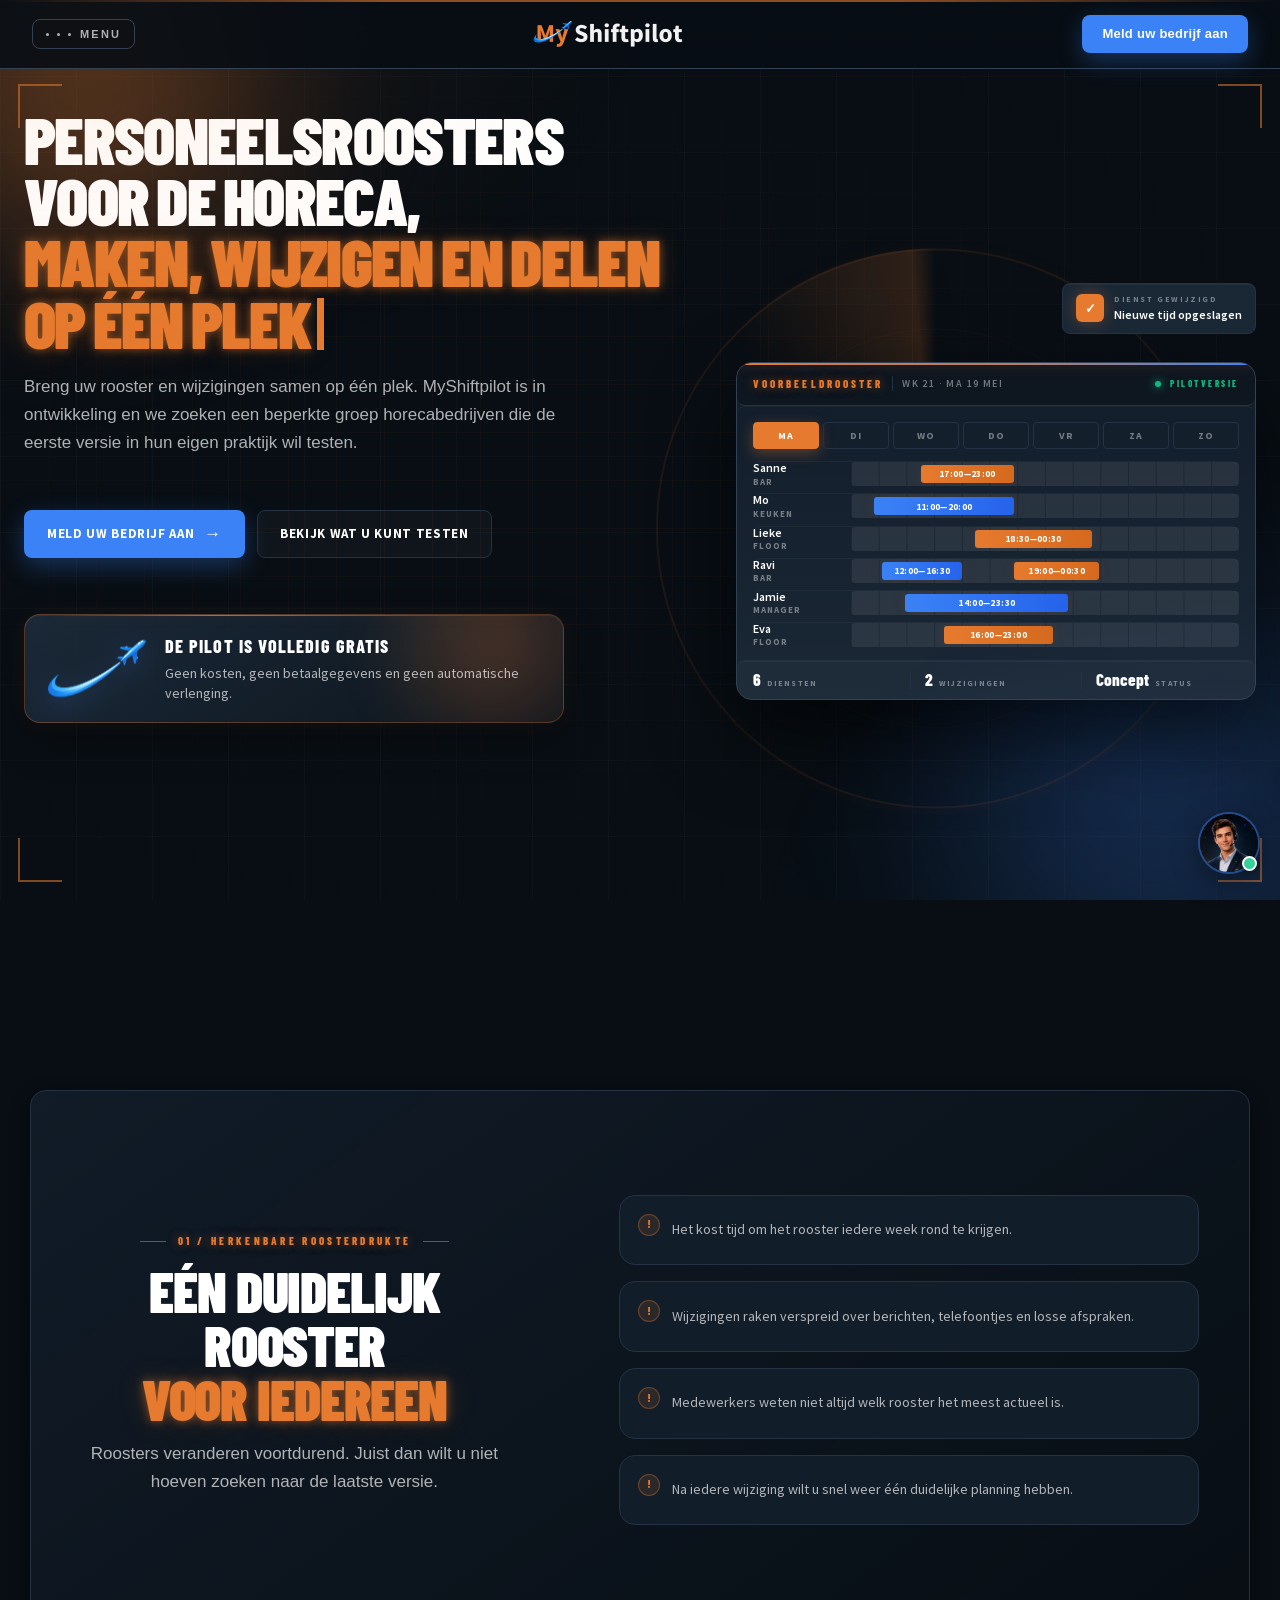
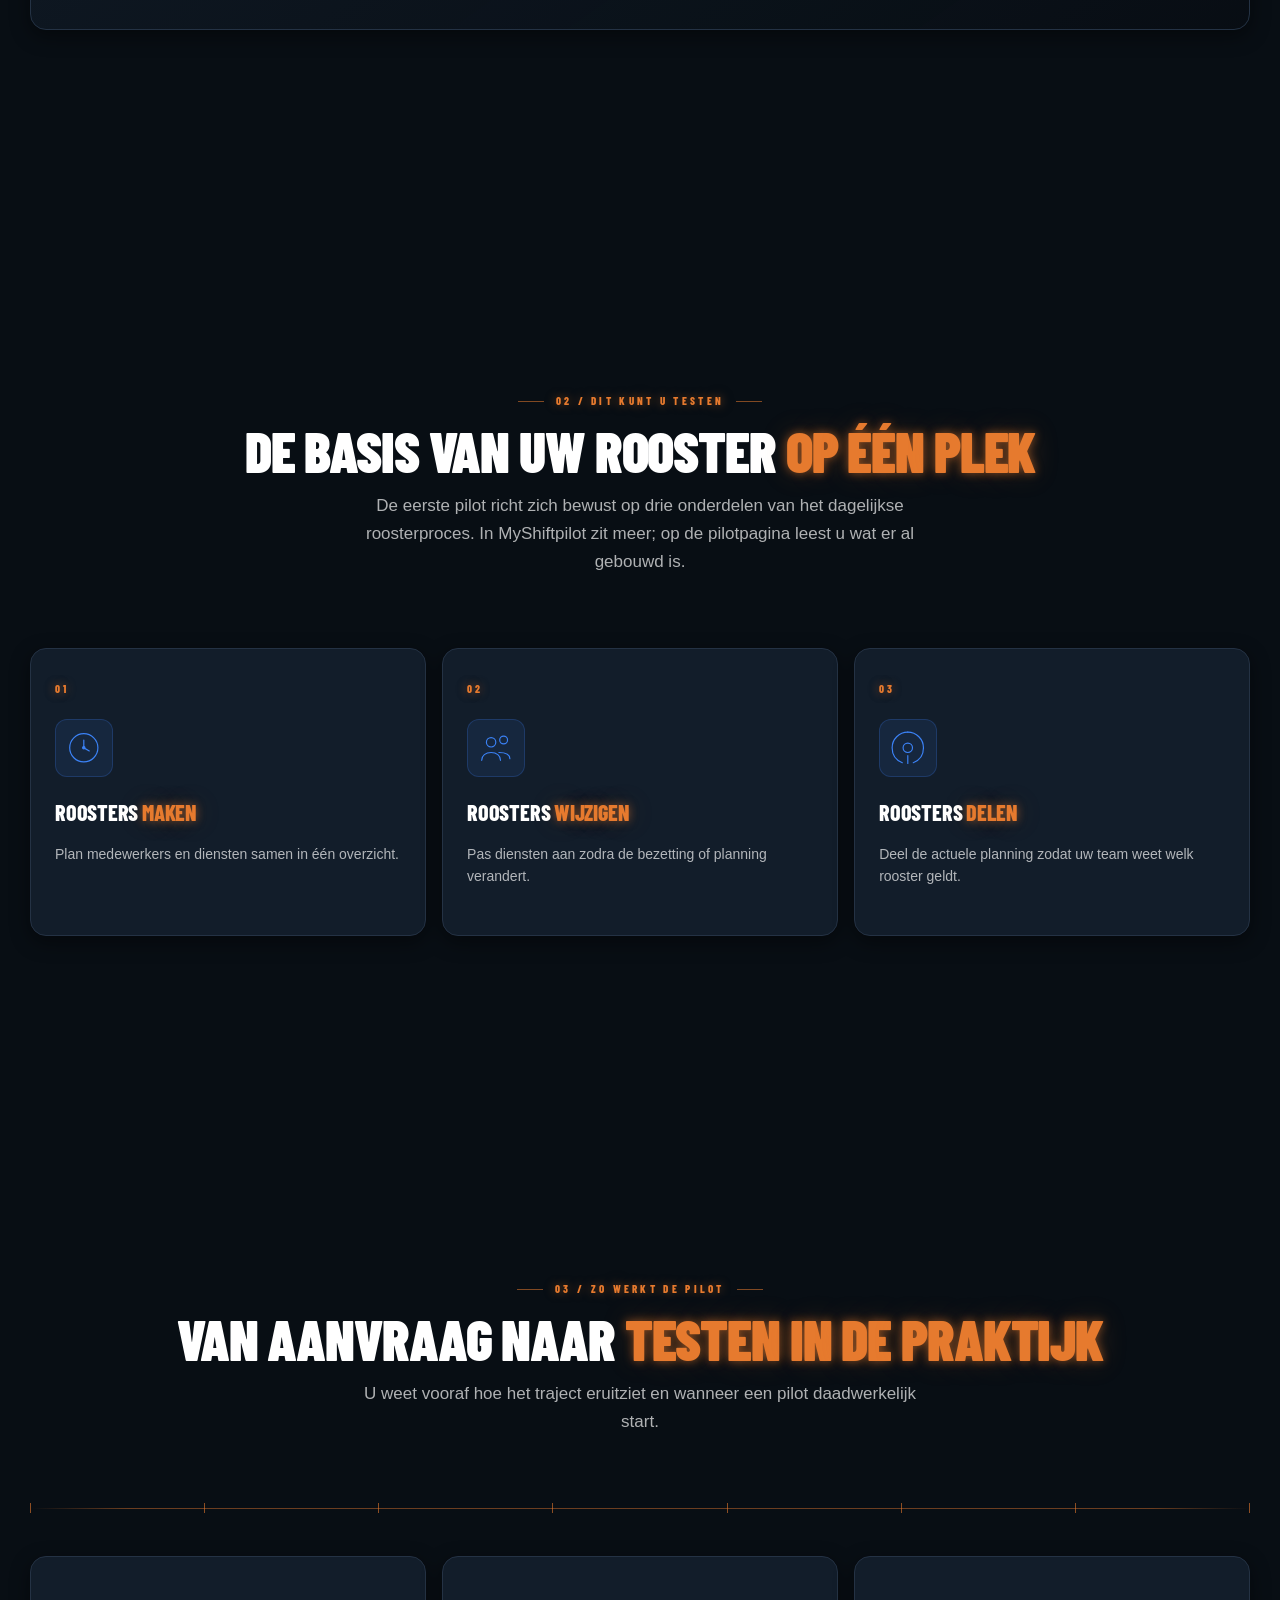
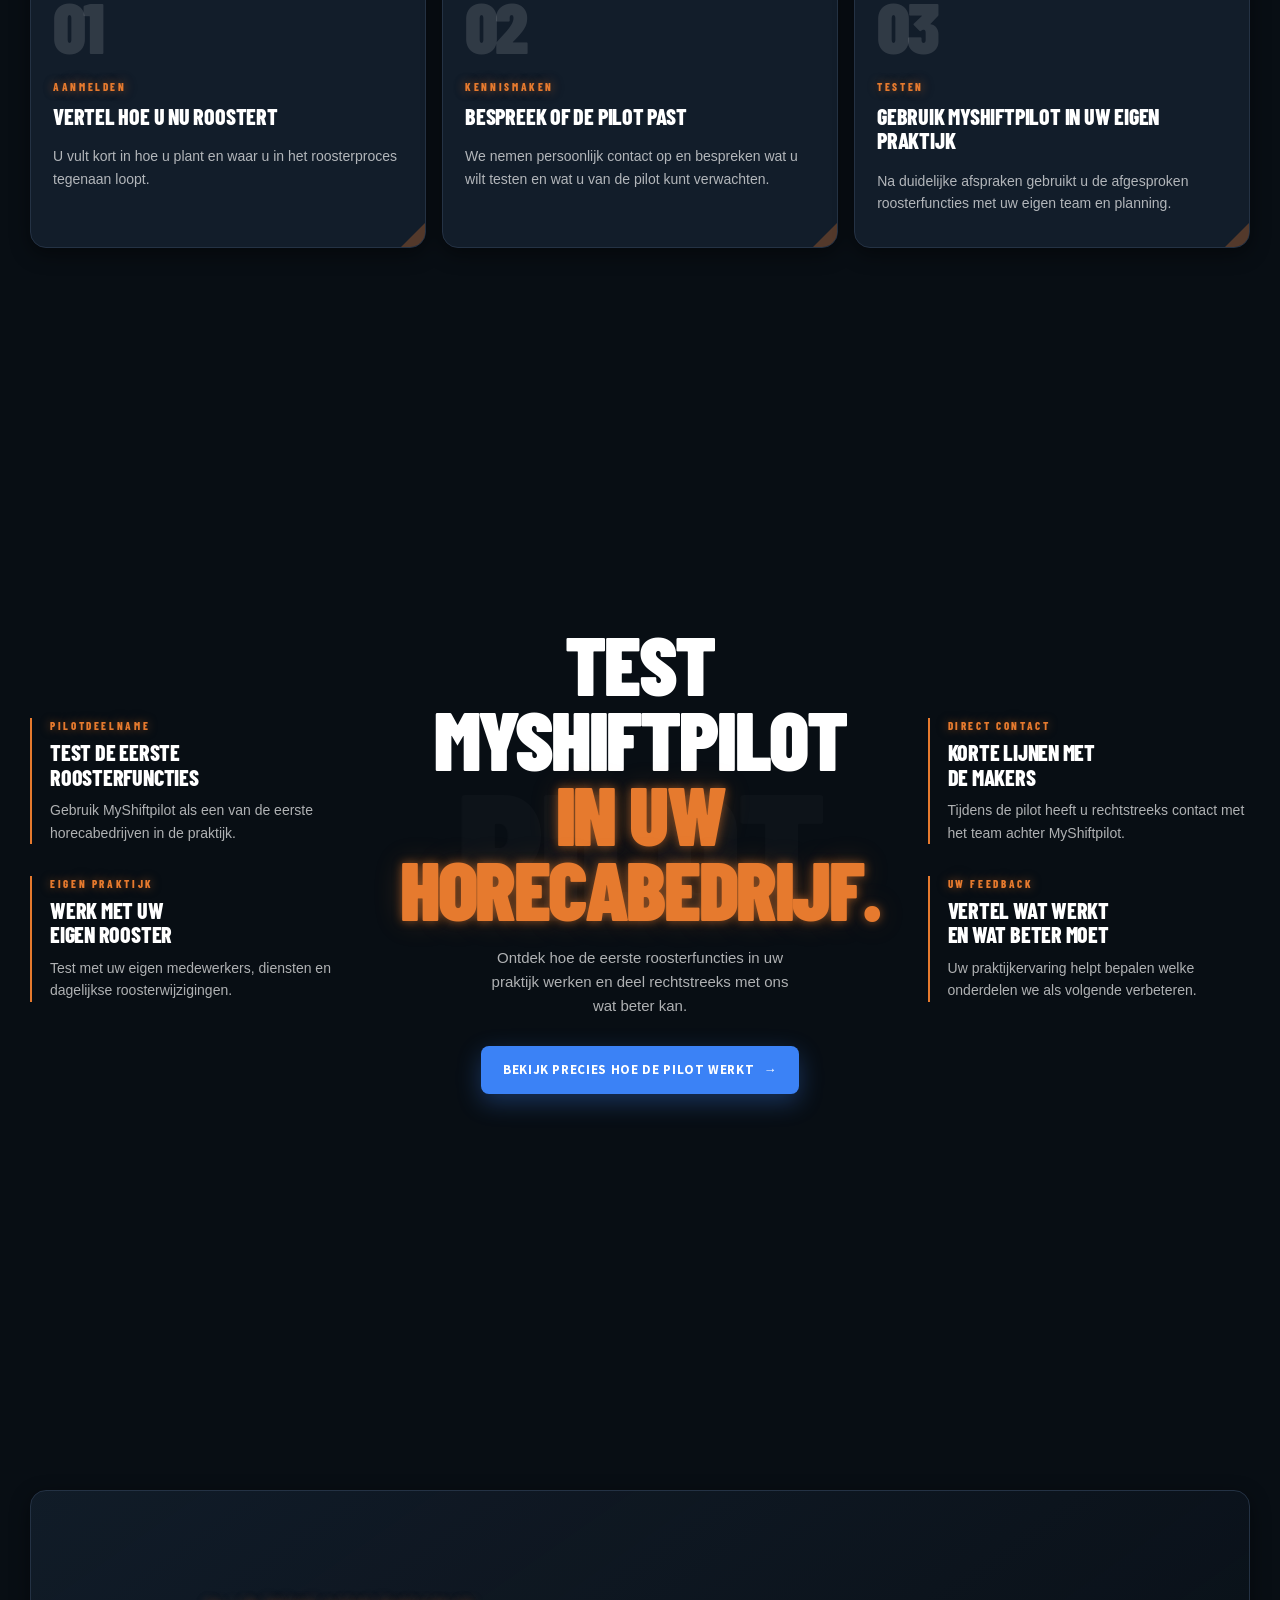
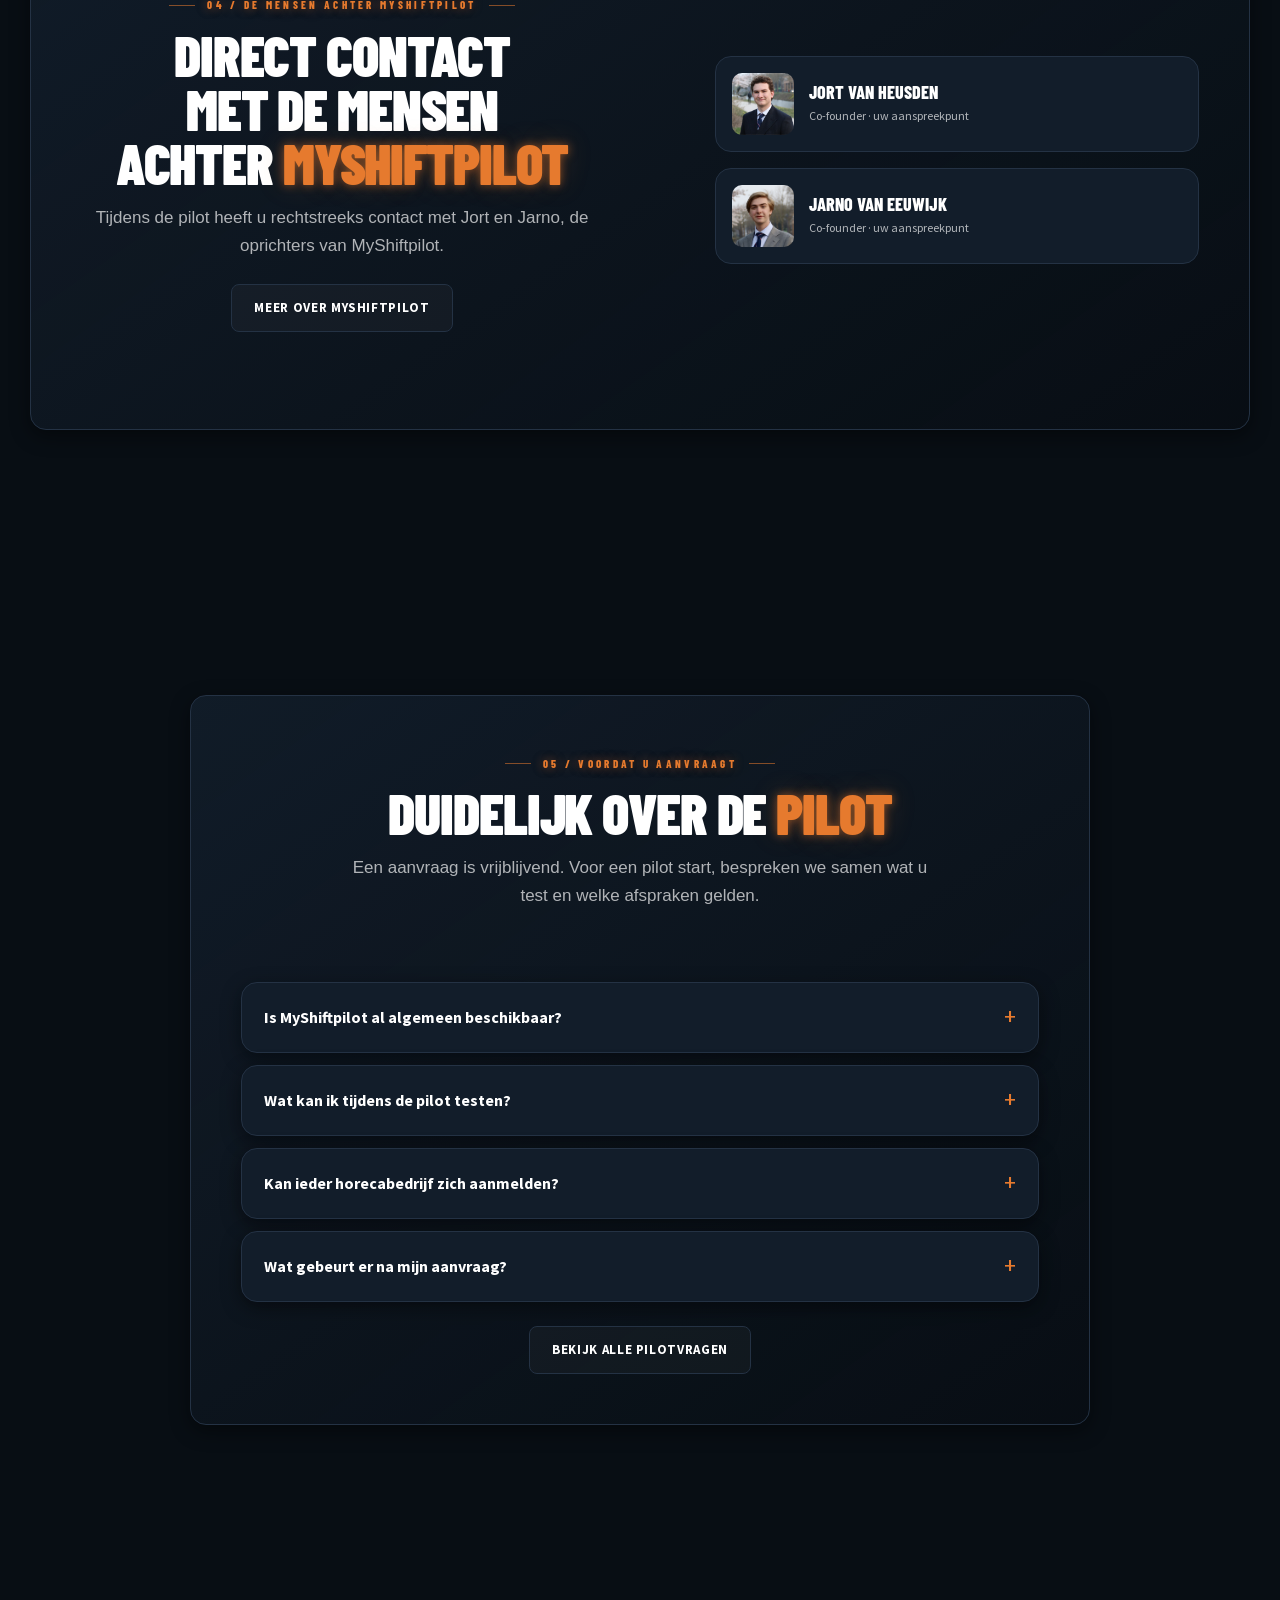
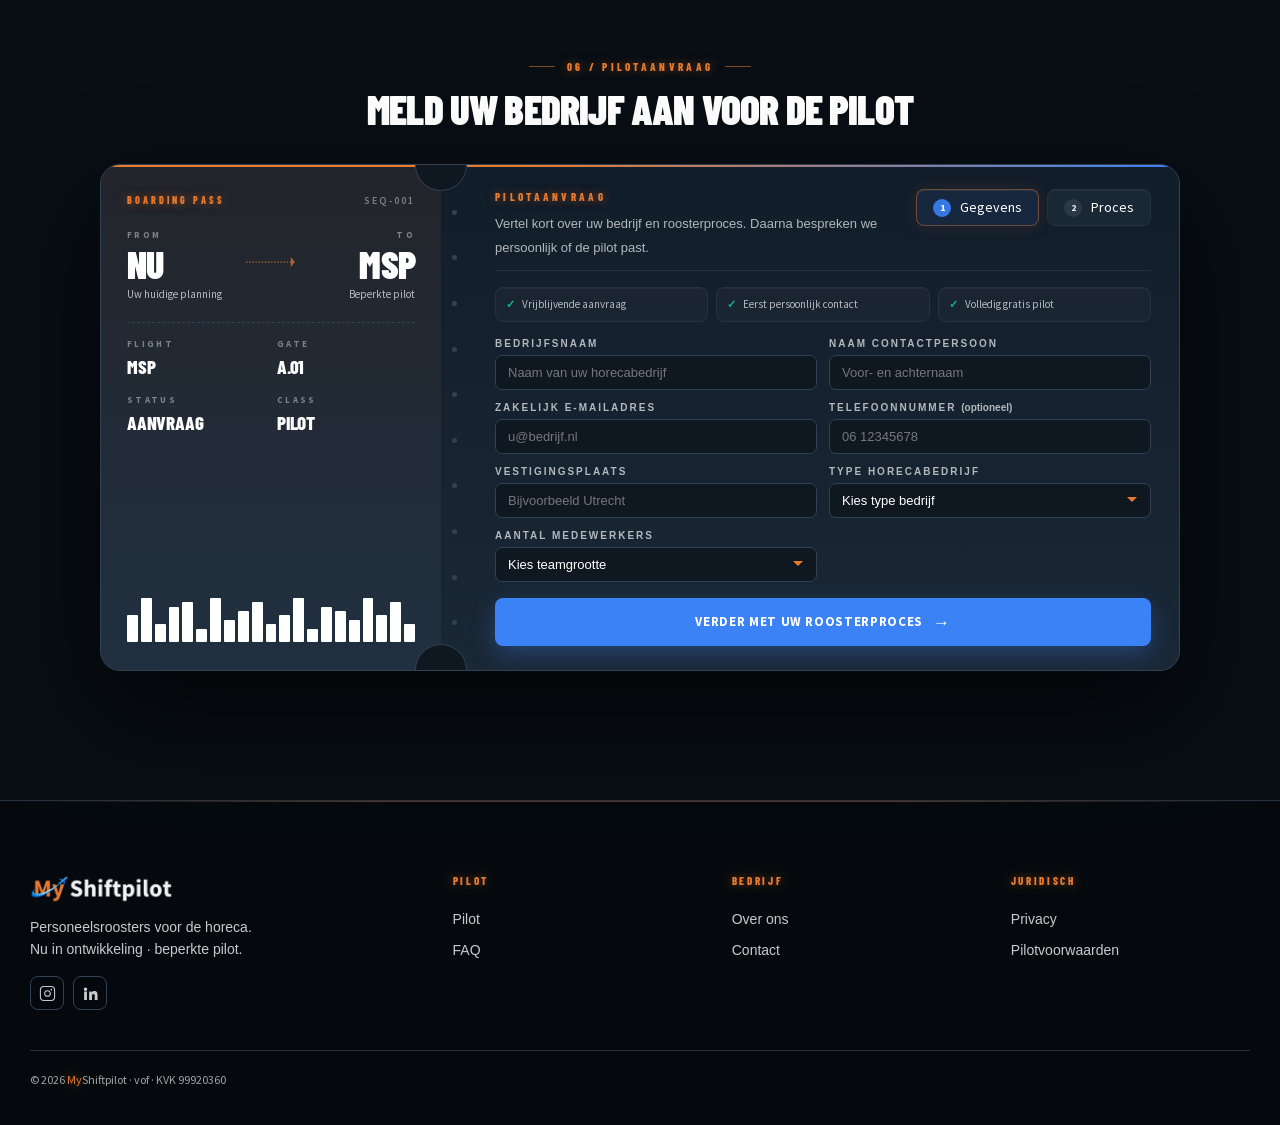
<file: index.html>
<!DOCTYPE html>
<html lang="nl">
<head>
<meta charset="UTF-8">
    <meta http-equiv="Content-Security-Policy" content="default-src 'self'; base-uri 'self'; object-src 'none'; script-src 'self' 'sha256-6WDxuoc/Rn368YuGNhCPDZMvDyRJpQ9/712LKuHMDK4=' 'sha256-9G4q+EmCUOIXl98CjyH/F7Au8CFqm/bioWS20IsUgFc='; script-src-attr 'unsafe-hashes'; style-src 'self' 'unsafe-inline'; img-src 'self' data:; font-src 'self'; connect-src 'self' https://api.myshiftpilot.nl https://api.pdok.nl; form-action 'self'">
    <meta name="myshiftpilot-api-base" content="https://api.myshiftpilot.nl">
<meta name="viewport" content="width=device-width,initial-scale=1">
<meta name="theme-color" content="#080E14">
<title>Personeelsroosters voor de horeca maken en delen | MyShiftpilot</title>
<meta name="description" content="MyShiftpilot is roostersoftware voor de horeca: personeelsroosters maken, wijzigen en delen. Het product is in ontwikkeling; meld uw bedrijf aan voor de pilot.">
  <link rel="canonical" href="https://myshiftpilot.nl/">
  <meta name="robots" content="index, follow, max-image-preview:large">
  <meta property="og:type" content="website">
  <meta property="og:site_name" content="MyShiftpilot">
  <meta property="og:locale" content="nl_NL">
  <meta property="og:url" content="https://myshiftpilot.nl/">
  <meta property="og:title" content="Personeelsroosters voor de horeca maken en delen | MyShiftpilot">
  <meta property="og:description" content="MyShiftpilot is roostersoftware voor de horeca: personeelsroosters maken, wijzigen en delen. Het product is in ontwikkeling; meld uw bedrijf aan voor de pilot.">
  <meta property="og:image" content="https://myshiftpilot.nl/assets/img/og-myshiftpilot.png">
  <meta property="og:image:type" content="image/png">
  <meta property="og:image:width" content="1200">
  <meta property="og:image:height" content="630">
  <meta property="og:image:alt" content="MyShiftpilot — personeelsroosters voor de horeca">
  <meta name="twitter:card" content="summary_large_image">
  <meta name="twitter:title" content="Personeelsroosters voor de horeca maken en delen | MyShiftpilot">
  <meta name="twitter:description" content="MyShiftpilot is roostersoftware voor de horeca: personeelsroosters maken, wijzigen en delen. Het product is in ontwikkeling; meld uw bedrijf aan voor de pilot.">
  <meta name="twitter:image" content="https://myshiftpilot.nl/assets/img/og-myshiftpilot.png">
  <meta name="twitter:image:alt" content="MyShiftpilot — personeelsroosters voor de horeca">
  <link rel="icon" href="favicon.ico" sizes="32x32">
  <link rel="icon" type="image/png" sizes="96x96" href="assets/icons/favicon-96.png">
  <link rel="apple-touch-icon" sizes="180x180" href="assets/icons/apple-touch-icon.png">
  <link rel="manifest" href="site.webmanifest">
<script type="application/ld+json">
{
  "@context": "https://schema.org",
  "@graph": [
    {
      "@type": "Organization",
      "@id": "https://myshiftpilot.nl/#organisatie",
      "name": "MyShiftpilot",
      "alternateName": [
        "My Shiftpilot",
        "Shiftpilot",
        "Shift Pilot",
        "MyShiftPilot"
      ],
      "url": "https://myshiftpilot.nl/",
      "logo": {
        "@type": "ImageObject",
        "@id": "https://myshiftpilot.nl/#logo",
        "url": "https://myshiftpilot.nl/assets/img/logo-myshiftpilot-rond.png",
        "contentUrl": "https://myshiftpilot.nl/assets/img/logo-myshiftpilot-rond.png",
        "width": 512,
        "height": 512,
        "caption": "MyShiftpilot"
      },
      "image": {
        "@id": "https://myshiftpilot.nl/#logo"
      },
      "email": "info@myshiftpilot.nl",
      "slogan": "Personeelsroosters maken, wijzigen en delen op één plek",
      "description": "MyShiftpilot is roostersoftware waarmee horecabedrijven personeelsroosters maken, wijzigen en delen. Het product is in ontwikkeling en wordt getest in een beperkte pilot.",
      "areaServed": {
        "@type": "Country",
        "name": "Nederland"
      },
      "knowsAbout": [
        "personeelsplanning",
        "personeelsrooster",
        "roosterplanning",
        "roostersoftware",
        "roosterprogramma",
        "werkrooster",
        "dienstrooster",
        "weekrooster",
        "horecarooster",
        "personeelsplanning horeca",
        "roosteren horeca",
        "online roosteren",
        "rooster maken",
        "rooster wijzigen",
        "rooster delen",
        "rooster publiceren",
        "beschikbaarheid medewerkers",
        "verlofaanvragen",
        "diensten ruilen",
        "urenregistratie",
        "gewerkte uren bijhouden",
        "agendakoppeling",
        "medewerkersplanning",
        "shiftplanning",
        "planning restaurant",
        "planning café",
        "planning hotel",
        "planning cateringbedrijf"
      ],
      "address": {
        "@type": "PostalAddress",
        "streetAddress": "Jozef Israëlslaan 2",
        "postalCode": "3735 LN",
        "addressLocality": "Bosch en Duin",
        "addressRegion": "Utrecht",
        "addressCountry": "NL"
      },
      "identifier": {
        "@type": "PropertyValue",
        "name": "KVK",
        "value": "99920360"
      },
      "contactPoint": {
        "@type": "ContactPoint",
        "contactType": "customer support",
        "email": "info@myshiftpilot.nl",
        "areaServed": "NL",
        "availableLanguage": [
          "nl"
        ]
      },
      "sameAs": [
        "https://www.linkedin.com/company/myshiftpilot",
        "https://www.instagram.com/myshiftpilot"
      ]
    },
    {
      "@type": "WebSite",
      "@id": "https://myshiftpilot.nl/#website",
      "name": "MyShiftpilot",
      "alternateName": [
        "My Shiftpilot",
        "Shiftpilot"
      ],
      "url": "https://myshiftpilot.nl/",
      "inLanguage": "nl-NL",
      "publisher": {
        "@id": "https://myshiftpilot.nl/#organisatie"
      }
    },
    {
      "@type": "ImageObject",
      "@id": "https://myshiftpilot.nl/#ogimage",
      "url": "https://myshiftpilot.nl/assets/img/og-myshiftpilot.png",
      "contentUrl": "https://myshiftpilot.nl/assets/img/og-myshiftpilot.png",
      "width": 1200,
      "height": 630,
      "caption": "MyShiftpilot — personeelsroosters voor de horeca"
    },
    {
      "@type": "WebPage",
      "@id": "https://myshiftpilot.nl/#webpage",
      "url": "https://myshiftpilot.nl/",
      "name": "Personeelsroosters voor de horeca maken en delen | MyShiftpilot",
      "description": "MyShiftpilot is roostersoftware voor de horeca: personeelsroosters maken, wijzigen en delen. Het product is in ontwikkeling; meld uw bedrijf aan voor de pilot.",
      "inLanguage": "nl-NL",
      "isPartOf": {
        "@id": "https://myshiftpilot.nl/#website"
      },
      "about": {
        "@id": "https://myshiftpilot.nl/#organisatie"
      },
      "primaryImageOfPage": {
        "@id": "https://myshiftpilot.nl/#ogimage"
      }
    },
    {
      "@type": "SoftwareApplication",
      "@id": "https://myshiftpilot.nl/#software",
      "name": "MyShiftpilot",
      "applicationCategory": "BusinessApplication",
      "applicationSubCategory": "Roostersoftware en personeelsplanning",
      "operatingSystem": "Web, iOS, Android",
      "url": "https://myshiftpilot.nl/",
      "inLanguage": "nl-NL",
      "softwareVersion": "pilot",
      "description": "Roostersoftware voor horecabedrijven: personeelsroosters maken, wijzigen, publiceren en delen met het team.",
      "publisher": {
        "@id": "https://myshiftpilot.nl/#organisatie"
      },
      "image": {
        "@id": "https://myshiftpilot.nl/#logo"
      },
      "featureList": [
        "Personeelsrooster maken",
        "Roosterwijzigingen doorvoeren",
        "Rooster publiceren en delen met het team",
        "Beschikbaarheid van medewerkers",
        "Verlof- en ruilverzoeken",
        "Urenregistratie",
        "Agendakoppeling"
      ]
    }
  ]
}
</script>
<style>
/* ============================================================
   MYSHIFTPILOT HANGAR — Responsive Motorsport Edition
   ============================================================ */

/* ── SYSTEM FONTS (volledig offline) ─────────────────────────
   iOS/macOS : SF Pro Display / SF Pro Text
   Android   : Roboto Condensed / Roboto
   Windows   : Impact (condensed) / Segoe UI
   ──────────────────────────────────────────────────────────── */

/* Condensed display font — grote titels */
.hero-title,
.sec-title,
.sec-num,
.step-num,
.step-tag,
.step-title,
.f-title,
.f-metric,
.ph-tag,
.ph-status,
.pf-num,
.df-item-tag,
.df-item-title,
.df-main-tag,
.df-headline,
.df-cta,
.stub-tag,
.rt-code,
.sg-val,
.tf-tag,
.tso-title,
.tso-flight,
.ftr-logo,
.ftr-h,
.brand-logo,
.cs-val {
  font-family: 'Barlow Condensed', 'Arial Narrow', 'Impact', ui-sans-serif, system-ui, sans-serif;
}

/* Body / UI font */
body,
.hero-sub, .sec-lead, .f-desc, .step-desc,
.df-item-desc, .df-sub, .tf-mini, .tf-fineprint,
.field > span, .field input, .field select,
.np-link, .ftr-tag, .ftr-col a,
.tk-item, .menu, .login-btn, .cta {
  font-family: -apple-system, BlinkMacSystemFont, 'Segoe UI', Roboto, Helvetica, Arial, sans-serif;
}


*,*::before,*::after{margin:0;padding:0;box-sizing:border-box}

:root{
  --navy:#0F1720; --navy2:#121D2A; --navy3:#1A2735; --deep:#080E14;
  --or:#E67A2E; --orh:#D56A1E; --org:rgba(230,122,46,.35); --ors:rgba(230,122,46,.12);
  --bl:#3B82F6; --blg:rgba(59,130,246,.32); --bls:rgba(59,130,246,.10);
  --gr:#10B981;
  --w:#fff; --wd:rgba(255,255,255,.65); --wf:rgba(255,255,255,.38); --wg:rgba(255,255,255,.13);
  --ln:rgba(255,255,255,.07); --ls:rgba(255,255,255,.14);
  --e:cubic-bezier(.25,.1,.25,1); --eo:cubic-bezier(.16,1,.3,1);
}

html{scroll-behavior:smooth}
body{
  font-family:-apple-system,BlinkMacSystemFont,'Segoe UI',Roboto,Helvetica,Arial,sans-serif;
  background:var(--navy); color:var(--w);
  line-height:1.5; overflow-x:hidden;
  -webkit-font-smoothing:antialiased;
}
body::before{
  content:'';position:fixed;inset:0;pointer-events:none;z-index:0;
  background-image:linear-gradient(rgba(255,255,255,.022) 1px,transparent 1px),linear-gradient(90deg,rgba(255,255,255,.022) 1px,transparent 1px);
  background-size:80px 80px;
}
body::after{
  content:'';position:fixed;inset:0;pointer-events:none;z-index:0;
  background:radial-gradient(900px 600px at 5% 0%,rgba(230,122,46,.09),transparent 65%),
             radial-gradient(700px 500px at 95% 100%,rgba(59,130,246,.07),transparent 65%);
}
a{color:inherit;text-decoration:none}
button{font-family:inherit;border:0;background:none;color:inherit;cursor:pointer}
img{max-width:100%;display:block}
input,select,textarea{font-family:inherit;color:inherit}
.brand-my,.hl-orange,.f-title em,.df-headline span,.step-tag,.ph-tag,.sec-num,.df-item-tag,.df-main-tag,.stub-tag,.tf-tag,.tso-flight,.ftr-h{color:var(--or);text-shadow:0 0 10px rgba(230,122,46,.55),0 0 28px rgba(230,122,46,.22)}
.skip-link{position:fixed;top:10px;left:50%;z-index:1000;padding:10px 16px;border-radius:7px;background:#fff;color:var(--deep);font-size:14px;font-weight:800;transform:translate(-50%,-160%);transition:transform .2s var(--e)}
.skip-link:focus{transform:translate(-50%,0)}
a:focus-visible,button:focus-visible,input:focus-visible,select:focus-visible,textarea:focus-visible{outline:3px solid #fff;outline-offset:3px}

/* ── SCROLL PROGRESS ─────────────────────── */
#scroll-progress{
  position:fixed;top:0;left:0;height:2px;width:0%;
  background:linear-gradient(90deg,var(--or),var(--bl));
  z-index:200;box-shadow:0 0 8px var(--org);
}

/* ── HEADER ──────────────────────────────── */
.hdr{
  position:fixed;top:0;left:0;right:0;z-index:100;
  background:rgba(8,14,20,.9);
  backdrop-filter:blur(18px);-webkit-backdrop-filter:blur(18px);
  border-bottom:1px solid var(--ls);
  animation:hdr-in .7s var(--eo) .05s both;
}
.hdr::before{
  content:'';position:absolute;top:0;left:0;right:0;height:2px;
  background:linear-gradient(90deg,transparent,var(--or) 30%,var(--or) 70%,transparent);
  opacity:.6;
}
@keyframes hdr-in{from{transform:translateY(-100%);opacity:0}to{transform:translateY(0);opacity:1}}

.hdr-inner{
  max-width:none;margin:0;padding:0 32px;
  height:68px;
  display:flex;align-items:center;justify-content:space-between;gap:16px;
}

/* Menu button */
.menu{
  display:inline-flex;align-items:center;gap:8px;
  padding:8px 13px;border:1px solid var(--ls);border-radius:6px;
  font-size:11px;font-weight:700;letter-spacing:.2em;text-transform:uppercase;color:var(--wd);
  transition:all .25s var(--e);flex-shrink:0;
}
.menu:hover{border-color:var(--or);color:var(--or);background:var(--ors)}
.menu-dot{width:3px;height:3px;border-radius:50%;background:currentColor}
.menu-txt{margin-left:1px}

/* Logo */
.brand-logo{flex-shrink:0}
.logo-img{
  height:34px;width:auto;
  transition:transform .3s;display:block;
}
.brand-logo:hover .logo-img{transform:scale(1.04)}

/* Login */
.login-btn{
  display:inline-flex;align-items:center;justify-content:center;
  padding:9px 20px;border-radius:6px;
  background:var(--bl);color:#fff;
  font-size:13px;font-weight:700;letter-spacing:.02em;
  transition:all .25s var(--e);white-space:nowrap;flex-shrink:0;
}
.login-btn:hover{background:var(--or);transform:translateY(-1px);box-shadow:0 8px 24px var(--org)}

/* Nav panel */
.nav-panel{
  position:absolute;top:calc(100% + 6px);left:32px;
  background:var(--navy2);border:1px solid var(--ls);border-radius:12px;
  min-width:240px;padding:6px;
  opacity:0;visibility:hidden;transform:translateY(-10px);
  transition:all .25s var(--e);
  box-shadow:0 28px 64px rgba(0,0,0,.6);
  z-index:10;
}
.nav-panel.open{opacity:1;visibility:visible;transform:translateY(0)}
.np-link{
  display:flex;align-items:center;gap:14px;
  padding:12px 14px;border-radius:8px;
  font-size:14px;font-weight:600;
  transition:all .2s var(--e);
}
.np-link:hover{background:var(--ors);color:var(--or)}
.np-link:focus-visible{background:var(--ors);color:var(--or);outline-color:var(--or);outline-offset:-2px}
.np-num{font-size:10px;font-weight:700;letter-spacing:.22em;color:var(--wf);min-width:20px}
.np-link:hover .np-num{color:var(--or)}
.nav-panel.open .np-link{animation:slide-in .3s var(--eo) both}
.nav-panel.open .np-link:nth-child(1){animation-delay:.03s}
.nav-panel.open .np-link:nth-child(2){animation-delay:.08s}
.nav-panel.open .np-link:nth-child(3){animation-delay:.13s}
.nav-panel.open .np-link:nth-child(4){animation-delay:.18s}
.nav-panel.open .np-link:nth-child(5){animation-delay:.23s}
.nav-panel.open .np-link:nth-child(6){animation-delay:.28s}
.nav-panel.open .np-link:nth-child(7){animation-delay:.33s}
.nav-panel.open .np-link:nth-child(8){animation-delay:.38s}
.nav-panel.open .np-link:nth-child(9){animation-delay:.43s}
@keyframes slide-in{from{opacity:0;transform:translateX(-12px)}to{opacity:1;transform:translateX(0)}}

/* ── HERO ─────────────────────────────────── */
.hero{
  position:relative;
  min-height:100svh;
  padding:84px 24px 0;
  display:flex;flex-direction:column;
  overflow:hidden;z-index:1;
  background:var(--deep);
  --radar-shift-y:-36%;
}
.hero:not(.pilot-hero){padding-bottom:100px}
/* Zie pilot.html: de lichtere rechterhelft is weg; de hero staat op dezelfde vlakke bodem. */
.grid-bg{
  position:absolute;inset:0;z-index:0;pointer-events:none;
  background-image:linear-gradient(rgba(230,122,46,.04) 1px,transparent 1px),linear-gradient(90deg,rgba(230,122,46,.04) 1px,transparent 1px);
  background-size:48px 48px;
  mask-image:radial-gradient(ellipse at 40% 50%,#000 20%,transparent 75%);
  -webkit-mask-image:radial-gradient(ellipse at 40% 50%,#000 20%,transparent 75%);
  animation:grid-drift 20s linear infinite;
}
@keyframes grid-drift{from{background-position:0 0}to{background-position:48px 48px}}
.orb{position:absolute;border-radius:50%;filter:blur(64px);pointer-events:none;z-index:0}
.orb-1{width:500px;height:500px;background:radial-gradient(circle,rgba(230,122,46,.38),transparent 70%);top:-160px;left:-160px;animation:float 14s ease-in-out infinite}
.orb-2{width:600px;height:600px;background:radial-gradient(circle,rgba(59,130,246,.26),transparent 70%);bottom:-180px;right:-180px;animation:float 18s ease-in-out infinite reverse}
@keyframes float{0%,100%{transform:translate(0,0)}50%{transform:translate(40px,-30px)}}
.radar{position:absolute;width:560px;height:560px;right:clamp(32px,5vw,96px);top:clamp(440px,50%,520px);transform:translateY(calc(var(--radar-shift-y) + var(--radar-parallax, 0px)));pointer-events:none;z-index:1;opacity:.38;filter:drop-shadow(0 0 36px rgba(230,122,46,.10))}
.radar-ring{position:absolute;inset:0;border:1px solid rgba(230,122,46,.12);border-radius:50%}
.radar-ring.r0{inset:0;border-width:2px;border-color:rgba(230,122,46,.25);box-shadow:0 0 18px rgba(230,122,46,.10);border-radius:50%}
.radar-ring.r1{inset:80px}.radar-ring.r2{inset:170px}.radar-ring.r3{inset:260px}
.radar-sweep{position:absolute;inset:0;border-radius:50%;background:conic-gradient(from 0deg,transparent 0deg,transparent 310deg,rgba(230,122,46,.45) 355deg,transparent 360deg);animation:sweep 5.5s linear infinite}
@keyframes sweep{from{transform:rotate(0)}to{transform:rotate(360deg)}}
.bracket{position:absolute;width:44px;height:44px;border:2px solid var(--or);z-index:5;opacity:.55;animation:bracket-draw .9s var(--eo) both}
.bracket.tl{top:84px;left:18px;border-right:0;border-bottom:0;animation-delay:.15s}
.bracket.tr{top:84px;right:18px;border-left:0;border-bottom:0;animation-delay:.25s}
.bracket.bl{bottom:max(18px,calc(100% - 100svh + 18px));left:18px;border-right:0;border-top:0;animation-delay:.35s}
.bracket.br{bottom:max(18px,calc(100% - 100svh + 18px));right:18px;border-left:0;border-top:0;animation-delay:.45s}
@keyframes bracket-draw{from{opacity:0;transform:scale(.6)}to{opacity:.55;transform:scale(1)}}
.bracket::after{content:'';position:absolute;inset:-6px;border:inherit;border-color:var(--or);opacity:0;animation:bracket-ping 4s ease-in-out 2s infinite}
@keyframes bracket-ping{0%,100%{transform:scale(1);opacity:0}50%{transform:scale(1.2);opacity:.25}}

.hero-inner{
  position:relative;z-index:2;
  width:100%;max-width:min(1680px,calc(100vw - 48px));margin:0 auto;
  display:grid;grid-template-columns:minmax(0,900px) minmax(520px,1fr);gap:clamp(48px,4vw,72px);align-items:center;
  padding-bottom:8px;
}
.hero-left{min-width:0}
@media(min-width:1241px){
  .hero-inner{
    grid-template-columns:minmax(0,1fr) minmax(460px,620px);
    grid-template-areas:
      "eyebrow eyebrow"
      "title title"
      "copy preview"
      "actions preview"
      "pilot-note preview";
    gap:0 clamp(48px,4vw,72px);
    align-items:start;
  }
  .hero-left{display:contents}
  .hero .eyebrow{grid-area:eyebrow}
  .hero-title{grid-area:title;text-align:left;margin-bottom:20px}
  .hero-sub{grid-area:copy;margin-left:0}
  .hero-actions{grid-area:actions;margin-left:0}
  .hero-pilot-note{grid-area:pilot-note;margin-left:0}
  .hero-title,.hero-sub,.hero-actions,.hero-pilot-note{transform:translateY(24px)}
  /* Kolom hugt het paneel, zodat de zwevende kaarten op de hoeken blijven hangen
     in plaats van over de roosterrijen te vallen. */
  .hero-right{grid-area:preview;align-self:start;min-height:0;width:100%;max-width:520px;justify-self:end;transform:translateY(-8px)}
}

/* Hero left */
.hero-title{
  font-family:'Barlow Condensed','Arial Narrow','Impact',ui-sans-serif,system-ui,sans-serif;
  font-size:clamp(46px,4.7vw,84px);
  font-weight:900;line-height:.94;letter-spacing:-.02em;text-transform:uppercase;
  margin-bottom:20px;
  word-spacing:-.05em;
  overflow-wrap:normal;
  word-break:normal;
}
body.msp-marketing .hero-title{
  overflow-wrap:normal;
  word-break:normal;
}
.hero-title-line{display:inline-block;white-space:nowrap}
.hl-orange{color:var(--or);display:inline-block}
.cursor{display:none}
/* Use a hard on/off keyframe so the cursor behaves like a text-editor caret (no half-opacity step) */
@keyframes blink{0%,49%{opacity:1}50%,100%{opacity:0}}
.hero-sub{font-size:clamp(15px,1.4vw,18px);color:var(--wd);max-width:480px;line-height:1.65;margin-bottom:22px}
.hero-actions{display:flex;gap:12px;margin-bottom:26px;flex-wrap:wrap}
.hero-pilot-note{position:relative;isolation:isolate;display:flex;align-items:center;gap:16px;max-width:540px;overflow:hidden;padding:18px 20px;border:1px solid rgba(230,122,46,.32);border-radius:16px;background:linear-gradient(145deg,rgba(30,45,61,.88),rgba(13,21,30,.94));box-shadow:inset 0 1px 0 rgba(255,255,255,.06),0 18px 42px rgba(0,0,0,.28),0 0 28px rgba(230,122,46,.08)}
.hero-pilot-note::before{content:'';position:absolute;top:-110px;right:-70px;z-index:0;width:280px;height:280px;border-radius:50%;background:radial-gradient(circle,rgba(230,122,46,.26),transparent 68%);filter:blur(18px);pointer-events:none}
.hero-pilot-note::after{content:'';position:absolute;top:0;right:28px;left:28px;z-index:2;height:1px;background:linear-gradient(90deg,transparent,rgba(230,122,46,.78),rgba(59,130,246,.55),transparent);box-shadow:0 0 14px rgba(230,122,46,.32);pointer-events:none}
.hero-pilot-note>*:not(.pilot-mouse-glow__layer){position:relative;z-index:1}
.hero-pilot-note strong{display:block;font-family:'Barlow Condensed','Arial Narrow','Impact',ui-sans-serif,system-ui,sans-serif;font-size:18px;letter-spacing:.06em;text-transform:uppercase;color:var(--w)}
.hero-pilot-note span{display:block;margin-top:3px;color:var(--wd);font-size:14px;line-height:1.45}
.hero-pilot-note-mark{display:block;flex:0 0 104px;width:104px;height:68px;margin:0;object-fit:cover;mix-blend-mode:screen;filter:drop-shadow(0 7px 13px rgba(59,130,246,.3))}

.cta{
  display:inline-flex;align-items:center;gap:10px;
  padding:14px 24px;border-radius:8px;
  font-size:14px;font-weight:700;letter-spacing:.04em;text-transform:uppercase;
  transition:all .28s var(--e);position:relative;overflow:hidden;
}
.cta.primary{background:var(--bl);color:#fff;box-shadow:0 8px 24px var(--blg);border:1px solid transparent}
.cta.primary::after{content:'';position:absolute;top:0;left:-120%;width:60%;height:100%;background:linear-gradient(90deg,transparent,rgba(255,255,255,.22),transparent);transform:skewX(-18deg);transition:left .5s var(--eo)}
.cta.primary:hover{background:var(--orh);transform:translateY(-1px);box-shadow:0 8px 24px var(--org)}
.cta.primary:hover::after{left:140%}
.cta.ghost{border:1px solid var(--ls);color:var(--w);background:transparent}
.cta.ghost:hover{border-color:var(--or);color:var(--or);background:var(--ors);transform:translateY(-1px)}
.cta-arrow{font-size:17px;transition:transform .28s var(--e)}
.cta:hover .cta-arrow{transform:translateX(5px)}

/* Hero right — cockpit panel */
/* min-height volgt het paneel zelf (~368px); hoger maakte de hero langer dan één scherm,
   waardoor de ticker onder de vouw viel. */
.hero-right{position:relative;display:flex;justify-content:flex-end;align-items:center;min-width:0;min-height:380px}
.panel{
  position:relative;
  background:linear-gradient(180deg,var(--navy2),var(--navy3));
  border:1px solid var(--ls);border-radius:16px;
  width:100%;max-width:520px;
  box-shadow:0 36px 80px rgba(0,0,0,.6),inset 0 1px 0 rgba(255,255,255,.04);
  animation:rise 1s var(--eo) .4s both,panel-breathe 6s ease-in-out 1.5s infinite;
  overflow:hidden;
}
.panel::before{content:'';position:absolute;top:0;left:0;right:0;height:2px;background:linear-gradient(90deg,var(--or),var(--bl));z-index:2}
@keyframes rise{from{opacity:0;transform:translateY(36px)}to{opacity:1;transform:translateY(0)}}
@keyframes panel-breathe{
  0%,100%{box-shadow:0 36px 80px rgba(0,0,0,.6),inset 0 1px 0 rgba(255,255,255,.04),0 0 0 0 rgba(230,122,46,0)}
  50%{box-shadow:0 40px 90px rgba(0,0,0,.65),inset 0 1px 0 rgba(255,255,255,.04),0 0 40px 2px rgba(230,122,46,.08)}
}
.scan-line{position:absolute;inset:0;z-index:3;pointer-events:none;overflow:hidden;border-radius:inherit}
.scan-line::after{content:'';position:absolute;left:0;width:100%;height:2px;background:linear-gradient(90deg,transparent,rgba(230,122,46,.5),transparent);animation:scandown 3.5s linear infinite;box-shadow:0 0 12px rgba(230,122,46,.4)}
@keyframes scandown{0%{top:-2px;opacity:0}5%{opacity:1}95%{opacity:1}100%{top:100%;opacity:0}}
.panel-head{display:flex;justify-content:space-between;align-items:center;padding:13px 16px;border-bottom:1px solid var(--ln);background:rgba(0,0,0,.25)}
.ph-left,.ph-right{display:flex;align-items:center;gap:9px}
.ph-tag{font-family:'Barlow Condensed','Arial Narrow','Impact',ui-sans-serif,system-ui,sans-serif;font-size:11px;font-weight:800;letter-spacing:.28em;color:var(--or);text-transform:uppercase}
.ph-meta{font-size:10px;font-weight:600;letter-spacing:.14em;color:var(--wf);padding-left:9px;border-left:1px solid var(--ln)}
.ph-pip{width:6px;height:6px;border-radius:50%;background:var(--gr);box-shadow:0 0 8px var(--gr);animation:pulse 1.6s infinite}
@keyframes pulse{0%,100%{opacity:1}50%{opacity:.4}}
.ph-status{font-size:9px;font-weight:700;letter-spacing:.28em;color:var(--gr)}
.panel-body{padding:16px}
.day-strip{display:grid;grid-template-columns:repeat(7,1fr);gap:4px;margin-bottom:12px}
.dx{padding:5px 0;text-align:center;font-size:10px;font-weight:700;letter-spacing:.1em;border:1px solid var(--ln);border-radius:4px;color:var(--wf)}
.dx.active{background:var(--or);color:#fff;border-color:var(--or);box-shadow:0 4px 14px var(--org)}
.rows{display:flex;flex-direction:column;gap:6px;margin-bottom:12px}
.row{display:grid;grid-template-columns:88px 1fr;gap:10px;align-items:center}
.r-name{font-weight:600;color:var(--w);font-size:12px;line-height:1.2}
.r-role{display:block;font-size:9px;font-weight:700;letter-spacing:.12em;color:var(--wf);text-transform:uppercase;margin-top:1px}
.r-bar{position:relative;height:24px;background:rgba(255,255,255,.03);border-radius:4px;overflow:hidden}
.r-bar::before{content:'';position:absolute;inset:0;background-image:linear-gradient(90deg,transparent 0%,transparent calc(100%/14 - 1px),rgba(255,255,255,.05) calc(100%/14 - 1px),rgba(255,255,255,.05) calc(100%/14));background-size:calc(100%/14) 100%}
/* min-width: korte diensten zijn smaller dan hun tijdslabel; zonder deze ondergrens
   kapt het label af (bv. 12:00—16:30 op 18% breedte). */
.block{position:absolute;top:3px;bottom:3px;border-radius:3px;padding:0 6px;display:flex;align-items:center;justify-content:center;min-width:80px;font-size:9px;font-weight:700;letter-spacing:.04em;color:#fff;white-space:nowrap;overflow:hidden}
.bt-short{display:none}
.block.o{background:linear-gradient(90deg,var(--or),var(--orh));animation:block-glow-o 3s ease-in-out infinite}
.block.b{background:linear-gradient(90deg,var(--bl),#2563eb);animation:block-glow-b 3.5s ease-in-out infinite}
@keyframes block-glow-o{0%,100%{box-shadow:0 0 12px var(--org)}50%{box-shadow:0 0 22px rgba(230,122,46,.55)}}
@keyframes block-glow-b{0%,100%{box-shadow:0 0 12px var(--blg)}50%{box-shadow:0 0 22px rgba(59,130,246,.5)}}
.rows .row{opacity:0;transform:translateX(20px);animation:row-in .5s var(--eo) both}
.rows .row:nth-child(1){animation-delay:.6s}.rows .row:nth-child(2){animation-delay:.72s}
.rows .row:nth-child(3){animation-delay:.84s}.rows .row:nth-child(4){animation-delay:.96s}
.rows .row:nth-child(5){animation-delay:1.08s}.rows .row:nth-child(6){animation-delay:1.2s}
@keyframes row-in{from{opacity:0;transform:translateX(20px)}to{opacity:1;transform:translateX(0)}}
.panel-foot{display:flex;align-items:center;gap:0;margin:10px -16px -16px;padding:10px 16px;border-top:1px solid var(--ln);background:rgba(255,255,255,.025);border-radius:0 0 15px 15px}
.pf-item{display:flex;align-items:baseline;gap:6px;flex:1;white-space:nowrap}
.pf-num{font-family:'Barlow Condensed','Arial Narrow','Impact',ui-sans-serif,system-ui,sans-serif;font-size:17px;font-weight:800;line-height:1}
.pf-lab{font-size:8px;font-weight:700;letter-spacing:.14em;color:var(--wf);text-transform:uppercase}
.pf-divider{width:1px;height:18px;margin:0 14px;background:var(--ln)}

/* Floating cards */
/* Eén statusmelding, strak boven de rechterbovenhoek van het paneel. */
.fcard{position:absolute;display:flex;align-items:center;gap:10px;background:var(--navy3);border:1px solid var(--ls);padding:9px 13px;border-radius:10px;font-size:11px;white-space:nowrap;box-shadow:0 16px 40px rgba(0,0,0,.55)}
.fc-1{top:-58px;right:0;animation:rise 1s var(--eo) .8s both,fcard-float 6s ease-in-out 2s infinite}
@keyframes fcard-float{0%,100%{transform:translateY(0)}50%{transform:translateY(-9px)}}
.fc-icon{width:28px;height:28px;border-radius:6px;background:var(--or);color:#fff;display:grid;place-items:center;font-weight:700;font-size:13px;box-shadow:0 0 16px var(--org)}
.fc-icon.b{background:var(--bl);box-shadow:0 0 16px var(--blg)}
.fc-tag{font-size:8px;font-weight:700;letter-spacing:.2em;color:var(--wf);text-transform:uppercase;margin-bottom:1px}
.fc-txt{font-size:12px;font-weight:600}

/* Reveal */
.reveal{opacity:0;transform:translateY(24px);transition:opacity .8s var(--eo),transform .8s var(--eo);transition-delay:var(--d,0s)}
.reveal.in{opacity:1;transform:translateY(0)}

/* ── SECTION HEAD ─────────────────────────── */
section{position:relative;z-index:1}
/* Schermvullende blokken: elk hoofdblok vult minimaal één viewport en centreert zijn inhoud;
   de 92px padding-top houdt de vaste header vrij zodat ankersprongen het blok exact vullen. */
.problem-section,.features,.how,.dark-feature,.about-brief,.home-faq,.demo{min-height:100svh;display:flex;flex-direction:column;justify-content:center}
.sec-head,.problem-inner,.about-brief-inner,.home-faq-inner,.f-grid,.dark-feature-inner,.runway,.ticket{width:100%}
.sec-head{max-width:760px;margin:0 auto 56px;text-align:center;padding:0 24px}
.features>.sec-head,.how>.sec-head,.demo>.sec-head,.home-faq .sec-head{padding-inline:0}
.sec-num{font-family:'Barlow Condensed','Arial Narrow','Impact',ui-sans-serif,system-ui,sans-serif;font-size:11px;font-weight:800;letter-spacing:.36em;color:var(--or);text-transform:uppercase;margin-bottom:14px;display:inline-flex;align-items:center;gap:12px}
.sec-num::before,.sec-num::after{content:'';width:32px;height:1px;background:var(--or);opacity:.5}
.sec-title{font-family:'Barlow Condensed','Arial Narrow','Impact',ui-sans-serif,system-ui,sans-serif;font-size:clamp(36px,5.5vw,68px);font-weight:900;letter-spacing:-.02em;line-height:1;text-transform:uppercase;margin-bottom:14px;text-wrap:balance}
.sec-title .word{display:inline-block;opacity:0;transform:translateY(24px);transition:opacity .6s var(--eo),transform .6s var(--eo)}
.sec-head.in .word{opacity:1;transform:translateY(0)}
.sec-lead{font-size:16px;color:var(--wd);line-height:1.6;max-width:540px;margin:0 auto}

/* ── FEATURES ─────────────────────────────── */
.problem-section{padding:92px 24px 44px}
.problem-inner{max-width:1120px;margin:0 auto;display:grid;grid-template-columns:minmax(0,.9fr) minmax(360px,1.1fr);gap:64px;align-items:center;padding:clamp(28px,4vw,52px);border:1px solid var(--ln);border-radius:24px;background:linear-gradient(145deg,rgba(18,29,42,.92),rgba(8,14,20,.72));box-shadow:0 28px 72px rgba(0,0,0,.2)}
.problem-section .sec-head{margin:0;padding:0;text-align:left}
.problem-section .sec-lead{margin:0;max-width:560px}
.problem-list{display:grid;gap:12px;list-style:none}
.problem-list li{position:relative;padding:18px 20px 18px 52px;border:1px solid var(--ln);border-radius:14px;background:linear-gradient(145deg,var(--navy2),rgba(26,39,53,.72));color:var(--wd);font-size:14px;line-height:1.55}
.problem-list li::before{content:'!';position:absolute;left:18px;top:18px;width:22px;height:22px;display:grid;place-items:center;border-radius:50%;background:var(--ors);border:1px solid rgba(230,122,46,.35);color:var(--or);font-size:12px;font-weight:900}
.about-brief{padding:92px 24px 44px}
.about-brief-inner{max-width:1120px;margin:0 auto;display:grid;grid-template-columns:minmax(0,1fr) minmax(320px,.85fr);gap:64px;align-items:center;padding:clamp(28px,4vw,52px);border:1px solid var(--ln);border-radius:24px;background:linear-gradient(145deg,rgba(18,29,42,.92),rgba(8,14,20,.72));box-shadow:0 28px 72px rgba(0,0,0,.2)}
.about-brief .sec-head{margin:0;padding:0;text-align:left}
.about-brief .sec-lead{margin:0;max-width:560px}
.about-brief .cta{margin-top:24px}
.about-people{display:grid;gap:12px}
.about-person{display:flex;align-items:center;gap:15px;padding:12px;border:1px solid var(--ln);border-radius:14px;background:linear-gradient(145deg,var(--navy2),rgba(26,39,53,.72))}
.about-person img{width:62px;height:62px;flex:0 0 62px;border-radius:10px;object-fit:cover;object-position:center top}
.about-person strong{display:block;font-family:'Barlow Condensed','Arial Narrow','Impact',ui-sans-serif,system-ui,sans-serif;font-size:18px;line-height:1.1;text-transform:uppercase}
.about-person span{display:block;margin-top:4px;color:var(--wd);font-size:12px}
.features{padding:92px 24px 44px}
.f-grid{max-width:1080px;margin:0 auto;display:grid;grid-template-columns:repeat(3,1fr);gap:16px;align-items:stretch}
.f-card{
  position:relative;background:var(--navy2);border:1px solid var(--ln);border-radius:16px;
  min-height:0;padding:26px 24px 28px;overflow:hidden;display:flex;flex-direction:column;align-items:flex-start;
  opacity:0;transform:translateY(36px) scale(.97);
  transition:opacity .7s var(--eo),transform .7s var(--eo),border-color .4s var(--e),box-shadow .4s var(--e);
  transition-delay:var(--d,0s);
}
.f-card.in{opacity:1;transform:translateY(0) scale(1)}
.f-card::before{content:'';position:absolute;inset:0;background:radial-gradient(200px circle at var(--gx,50%) var(--gy,50%),rgba(230,122,46,.20),transparent 70%);opacity:0;transition:opacity .4s var(--e);pointer-events:none}
.f-card::after{content:'';position:absolute;top:0;left:0;right:0;height:2px;background:linear-gradient(90deg,var(--or),var(--bl));opacity:0;transition:opacity .4s var(--e)}
.f-card:hover{transform:translateY(-8px) scale(1)!important;border-color:rgba(230,122,46,.4);box-shadow:0 28px 64px rgba(0,0,0,.4)}
.f-card:hover::before,.f-card:hover::after{opacity:1}
.f-card:hover .f-glyph{color:var(--or);border-color:rgba(230,122,46,.32);background:var(--ors);transform:scale(1.06)}
.problem-inner,.about-brief-inner,.home-faq-inner{position:relative;overflow:hidden;transition:border-color .4s var(--e)}
.step::before,.problem-inner::before,.about-brief-inner::before,.home-faq-inner::before{content:'';position:absolute;inset:0;background:radial-gradient(200px circle at var(--gx,50%) var(--gy,50%),rgba(230,122,46,.20),transparent 70%);opacity:0;transition:opacity .4s var(--e);pointer-events:none}
.problem-inner:hover,.about-brief-inner:hover,.home-faq-inner:hover{border-color:rgba(230,122,46,.4)}
.step:hover::before,.problem-inner:hover::before,.about-brief-inner:hover::before,.home-faq-inner:hover::before{opacity:1}
/* Kaartopbouw: nummer, pictogram, titel, één regel uitleg. De oude voettekst herhaalde
   alleen de titel en de pijl suggereerde een link die er niet is. */
/* Statisch gepositioneerd: de cursorglow zet position:relative op alle kaartkinderen,
   waardoor een absolute plaatsing hier stilletjes zou verschuiven. */
.f-num{font-family:'Barlow Condensed','Arial Narrow','Impact',ui-sans-serif,system-ui,sans-serif;font-size:11px;font-weight:800;letter-spacing:.26em;color:var(--wf)}
.f-glyph{width:44px;height:44px;padding:9px;border-radius:12px;border:1px solid rgba(59,130,246,.22);background:rgba(59,130,246,.1);color:var(--bl);margin:16px 0 18px;transition:transform .4s var(--e),color .4s var(--e),border-color .4s var(--e),background .4s var(--e)}
.f-glyph svg{width:100%;height:100%}
.f-title{font-family:'Barlow Condensed','Arial Narrow','Impact',ui-sans-serif,system-ui,sans-serif;font-size:22px;font-weight:800;letter-spacing:-.01em;line-height:1.15;text-transform:uppercase;margin:0 0 8px}
.f-title em{font-style:normal;color:var(--or)}
.f-desc{font-size:14px;color:var(--wd);line-height:1.6;margin:0;min-height:0}

/* ── DARK FEATURE ─────────────────────────── */
.dark-feature{position:relative;background:var(--deep);padding:92px 24px 44px;overflow:hidden;z-index:1}
.df-bg-text{position:absolute;font-family:'Barlow Condensed','Arial Narrow','Impact',ui-sans-serif,system-ui,sans-serif;font-size:clamp(90px,14vw,195px);font-weight:900;letter-spacing:-.02em;color:rgba(255,255,255,.025);top:50%;left:50%;transform:translate(-50%,-50%);white-space:nowrap;pointer-events:none;line-height:1;will-change:transform;z-index:0}
.dark-feature-inner{position:relative;z-index:2;max-width:1320px;margin:0 auto;display:grid;grid-template-columns:1fr 1fr 1fr;gap:48px;align-items:center}
.df-left,.df-right{display:flex;flex-direction:column;gap:32px}
.df-item{border-left:2px solid var(--or);padding-left:18px}
.df-left .df-item{opacity:0;transform:translateX(-32px);transition:opacity .7s var(--eo),transform .7s var(--eo);transition-delay:var(--d,0s)}
.df-right .df-item{opacity:0;transform:translateX(32px);transition:opacity .7s var(--eo),transform .7s var(--eo);transition-delay:var(--d,0s)}
.df-item.in{opacity:1;transform:translateX(0)}
.df-item-tag{font-family:'Barlow Condensed','Arial Narrow','Impact',ui-sans-serif,system-ui,sans-serif;font-size:10px;font-weight:800;letter-spacing:.32em;color:var(--or);text-transform:uppercase;margin-bottom:5px}
.df-item-title{font-family:'Barlow Condensed','Arial Narrow','Impact',ui-sans-serif,system-ui,sans-serif;font-size:20px;font-weight:800;text-transform:uppercase;margin-bottom:5px;line-height:1.1}
.df-item-desc{font-size:13px;color:var(--wd);line-height:1.5}
.df-center{text-align:center;opacity:0;transform:translateY(28px) scale(.97);transition:opacity .8s var(--eo),transform .8s var(--eo)}
.df-center.in{opacity:1;transform:translateY(0) scale(1)}
.df-main-tag{font-family:'Barlow Condensed','Arial Narrow','Impact',ui-sans-serif,system-ui,sans-serif;font-size:10px;font-weight:800;letter-spacing:.36em;color:var(--or);text-transform:uppercase;margin-bottom:18px;display:flex;align-items:center;justify-content:center;gap:12px}
.df-main-tag::before,.df-main-tag::after{content:'';width:28px;height:1px;background:var(--or);opacity:.5}
.df-headline{font-family:'Barlow Condensed','Arial Narrow','Impact',ui-sans-serif,system-ui,sans-serif;font-size:clamp(44px,6.5vw,84px);font-weight:900;text-transform:uppercase;line-height:.9;letter-spacing:-.03em;margin-bottom:20px}
.df-headline span{display:block;color:var(--or)}
.df-sub{font-size:15px;color:var(--wd);line-height:1.6;max-width:300px;margin:0 auto 28px}
.df-cta{display:inline-flex;align-items:center;gap:9px;padding:13px 26px;border-radius:6px;background:var(--bl);color:#fff;font-family:'Barlow Condensed','Arial Narrow','Impact',ui-sans-serif,system-ui,sans-serif;font-size:15px;font-weight:800;letter-spacing:.08em;text-transform:uppercase;box-shadow:0 8px 24px var(--blg);transition:all .28s var(--e)}
.df-cta:hover{background:var(--orh);transform:translateY(-1px);box-shadow:0 8px 24px var(--org)}

/* ── HOW IT WORKS ─────────────────────────── */
.how{padding:92px 24px 44px;position:relative}
.runway{max-width:1320px;margin:0 auto;position:relative;padding-top:48px}
.runway-line{position:absolute;left:0;right:0;top:0;height:1px;background:linear-gradient(90deg,transparent,var(--or) 8%,var(--or) 92%,transparent);opacity:.45;transform-origin:left center;transform:scaleX(0);transition:transform 1.2s var(--eo)}
.runway.in .runway-line{transform:scaleX(1)}
.runway-marks{position:absolute;left:0;right:0;top:-5px;display:flex;justify-content:space-between}
.mark{width:1px;height:10px;background:var(--or);opacity:.6}
.steps{display:grid;grid-template-columns:repeat(3,1fr);gap:20px}
.step{position:relative;min-height:252px;background:var(--navy2);border:1px solid var(--ln);border-radius:16px;padding:28px 22px 24px;overflow:hidden;opacity:0;transform:translateY(48px);transition:opacity .7s var(--eo),transform .7s var(--eo),border-color .4s var(--e);transition-delay:var(--d,0s)}
.step.in{opacity:1;transform:translateY(0)}
.step::after{content:'';position:absolute;bottom:0;right:0;width:0;height:0;border-style:solid;border-width:0 0 24px 24px;border-color:transparent transparent var(--or) transparent;opacity:.3;transition:opacity .3s var(--e)}
.step:hover{border-color:rgba(230,122,46,.4)}.step:hover::after{opacity:.7}
.step:hover .step-num{color:var(--or);text-shadow:0 0 28px var(--org)}
.step-num{font-family:'Barlow Condensed','Arial Narrow','Impact',ui-sans-serif,system-ui,sans-serif;font-size:72px;font-weight:900;line-height:1;color:var(--wg);margin-bottom:18px;letter-spacing:-.04em;transition:all .4s var(--e)}
.step-tag{font-family:'Barlow Condensed','Arial Narrow','Impact',ui-sans-serif,system-ui,sans-serif;font-size:10px;font-weight:800;letter-spacing:.36em;color:var(--or);text-transform:uppercase;margin-bottom:8px}
.step-title{font-family:'Barlow Condensed','Arial Narrow','Impact',ui-sans-serif,system-ui,sans-serif;font-size:20px;font-weight:800;letter-spacing:-.01em;text-transform:uppercase;margin-bottom:7px;line-height:1.15}
.step-desc{font-size:13px;color:var(--wd);line-height:1.55}

/* ── FAQ ───────────────────────────────────── */
.home-faq{padding:92px 24px 44px}
.home-faq-inner{max-width:980px;margin:0 auto;padding:clamp(28px,4vw,52px);border:1px solid var(--ln);border-radius:24px;background:linear-gradient(145deg,rgba(18,29,42,.92),rgba(8,14,20,.72));box-shadow:0 28px 72px rgba(0,0,0,.2)}
.home-faq-list{display:grid;gap:10px;margin-top:34px}
.home-faq-list details{border:1px solid var(--ln);border-radius:12px;background:var(--navy2);overflow:hidden}
.home-faq-list summary{position:relative;padding:18px 54px 18px 20px;cursor:pointer;list-style:none;font-size:15px;font-weight:750;color:var(--w)}
.home-faq-list summary::-webkit-details-marker{display:none}
.home-faq-list summary::after{content:'+';position:absolute;right:20px;top:50%;transform:translateY(-50%);color:var(--or);font-size:24px;font-weight:400}
.home-faq-list details[open] summary::after{content:'−'}
.home-faq-list details p{padding:0 20px 20px;color:var(--wd);font-size:14px;line-height:1.65;max-width:760px}
.home-faq-actions{display:flex;justify-content:center;margin-top:24px}

/* ── DEMO / BOARDING PASS ─────────────────── */
.demo{padding:92px 24px 36px}
/* Compacte kop boven het aanmeldformulier zodat kop + ticket samen in één scherm passen. */
.demo>.sec-head{margin-bottom:22px}
.demo .sec-title{font-size:clamp(28px,3.2vw,44px)}
.ticket{
  max-width:1080px;margin:0 auto;
  display:grid;grid-template-columns:340px 26px 1fr;
  background:linear-gradient(180deg,var(--navy2),var(--navy3));
  border:1px solid var(--ls);border-radius:20px;overflow:hidden;
  box-shadow:0 40px 100px rgba(0,0,0,.65);position:relative;
}
.ticket::before{content:'';position:absolute;top:0;left:0;right:0;height:2px;background:linear-gradient(90deg,var(--or) 40%,var(--bl));z-index:2}
.ticket-after-top,.ticket-after-btm{position:absolute;width:52px;height:52px;background:var(--navy);border-radius:50%;left:340px;transform:translateX(-50%);border:1px solid var(--ls);z-index:3}
.ticket-after-top{top:-26px}.ticket-after-btm{bottom:-26px}
.ticket.in{animation:ticket-in .9s var(--eo) both}
@keyframes ticket-in{from{opacity:0;transform:perspective(800px) rotateX(8deg) translateY(40px)}to{opacity:1;transform:perspective(800px) rotateX(0) translateY(0)}}

/* Ticket stub */
.ticket-stub{padding:28px 26px;background:linear-gradient(180deg,rgba(230,122,46,.08),rgba(46,69,89,.3));display:flex;flex-direction:column;gap:20px}
.stub-top{display:flex;justify-content:space-between;align-items:center}
.stub-tag{font-family:'Barlow Condensed','Arial Narrow','Impact',ui-sans-serif,system-ui,sans-serif;font-size:10px;font-weight:800;letter-spacing:.3em;color:var(--or);text-transform:uppercase}
.stub-seq{font-size:10px;font-weight:600;letter-spacing:.2em;color:var(--wf)}
.stub-route{display:grid;grid-template-columns:1fr 52px 1fr;gap:5px;align-items:center}
.rt-from,.rt-to{display:flex;flex-direction:column;gap:3px}
.rt-to{align-items:flex-end;text-align:right}
.rt-lab{font-size:9px;font-weight:700;letter-spacing:.26em;color:var(--wf);text-transform:uppercase}
.rt-code{font-family:'Barlow Condensed','Arial Narrow','Impact',ui-sans-serif,system-ui,sans-serif;font-size:38px;font-weight:900;line-height:1;letter-spacing:-.02em}
.rt-name{font-size:11px;color:var(--wd)}
.rt-line{color:var(--or);opacity:.7}
.rt-line svg{width:100%;height:20px}
.stub-grid{display:grid;grid-template-columns:repeat(2,1fr);gap:12px;border-top:1px dashed var(--ls);padding-top:14px}
.sg-lab{font-size:9px;font-weight:700;letter-spacing:.26em;color:var(--wf);text-transform:uppercase;margin-bottom:2px}
.sg-val{font-family:'Barlow Condensed','Arial Narrow','Impact',ui-sans-serif,system-ui,sans-serif;font-size:19px;font-weight:800;letter-spacing:-.01em}
.stub-barcode{display:flex;align-items:flex-end;gap:3px;height:44px;margin-top:auto}
.stub-barcode span{flex:1;background:var(--w);border-radius:1px}
.stub-barcode span:nth-child(1){height:60%}.stub-barcode span:nth-child(2){height:100%}
.stub-barcode span:nth-child(3){height:40%}.stub-barcode span:nth-child(4){height:80%}
.stub-barcode span:nth-child(5){height:90%}.stub-barcode span:nth-child(6){height:30%}
.stub-barcode span:nth-child(7){height:100%}.stub-barcode span:nth-child(8){height:50%}
.stub-barcode span:nth-child(9){height:70%}.stub-barcode span:nth-child(10){height:90%}
.stub-barcode span:nth-child(11){height:40%}.stub-barcode span:nth-child(12){height:60%}
.stub-barcode span:nth-child(13){height:100%}.stub-barcode span:nth-child(14){height:30%}
.stub-barcode span:nth-child(15){height:80%}.stub-barcode span:nth-child(16){height:70%}
.stub-barcode span:nth-child(17){height:50%}.stub-barcode span:nth-child(18){height:100%}
.stub-barcode span:nth-child(19){height:60%}.stub-barcode span:nth-child(20){height:90%}
.stub-barcode span:nth-child(21){height:40%}

/* Perf */
.ticket-perf{display:flex;flex-direction:column;align-items:center;justify-content:space-around;padding:24px 0}
.ticket-perf span{width:5px;height:5px;border-radius:50%;background:var(--ls)}

/* Form */
.ticket-form{min-width:0;padding:24px 28px}
.tf-head{display:flex;align-items:flex-start;justify-content:space-between;gap:14px 18px;margin-bottom:16px;padding-bottom:12px;border-bottom:1px solid var(--ln)}
.tf-head-copy{flex:1 1 420px;min-width:0}
.tf-tag{display:block;font-family:'Barlow Condensed','Arial Narrow','Impact',ui-sans-serif,system-ui,sans-serif;font-size:11px;font-weight:800;letter-spacing:.3em;color:var(--or);text-transform:uppercase;margin-bottom:4px}
.tf-mini{font-size:13px;color:var(--wd)}
.tf-grid{min-width:0;display:grid;grid-template-columns:repeat(2,minmax(0,1fr));gap:10px 12px;margin-bottom:16px}
.field{min-width:0;display:flex;flex-direction:column;gap:4px;position:relative}
.field.span-2{grid-column:span 2}
.field>span{font-size:10px;font-weight:700;letter-spacing:.2em;color:rgba(255,255,255,.68);text-transform:uppercase}
.field input,.field select,.field textarea{width:100%;max-width:100%;min-width:0;padding:9px 12px;background:var(--navy);border:1px solid var(--ls);border-radius:7px;font-size:13px;color:var(--w);transition:all .2s var(--e)}
.field input:focus,.field select:focus,.field textarea:focus{outline:none;border-color:var(--or);box-shadow:0 0 0 3px var(--ors);background:var(--navy2)}
.field input::placeholder,.field textarea::placeholder{color:var(--wf)}
.field select{appearance:none;background-image:url("data:image/svg+xml,%3Csvg xmlns='http://www.w3.org/2000/svg' width='12' height='12' viewBox='0 0 12 12'%3E%3Cpath fill='%23E67A2E' d='M6 8L1 3h10z'/%3E%3C/svg%3E");background-repeat:no-repeat;background-position:right 12px center;padding-right:32px}
.field select option{background:var(--navy2);color:var(--w)}
.field::after{content:'';position:absolute;bottom:0;left:0;width:0;height:1px;background:var(--or);transition:width .3s var(--eo)}
.field:focus-within::after{width:100%}
.tf-steps{display:flex;justify-content:flex-end;align-items:flex-start;gap:8px;flex-wrap:wrap;flex:0 0 auto}
.tf-step-chip{display:inline-flex;align-items:center;gap:9px;padding:8px 16px;border:1px solid var(--ln);border-radius:9999px;background:var(--navy3);color:var(--w);font:inherit;font-size:14px;font-weight:400;line-height:1.35;transition:border-color .28s var(--e),box-shadow .28s var(--e)}
.tf-step-chip:hover{border-color:rgba(230,122,46,.45);box-shadow:0 0 18px rgba(230,122,46,.18)}
.tf-step-chip strong{display:inline-flex;align-items:center;justify-content:center;width:18px;height:18px;border-radius:999px;background:rgba(148,163,184,.14);font-size:10px;font-weight:800;letter-spacing:0;color:rgba(255,255,255,.9)}
.tf-step-chip span{font-size:14px;font-weight:400;letter-spacing:0;text-transform:none;color:inherit}
.tf-step-chip.active{border-color:rgba(59,130,246,.34);background:rgba(59,130,246,.09);box-shadow:none}
.tf-step-chip.active strong{background:rgba(59,130,246,.9);color:#fff}
.tf-step-chip.done{border-color:rgba(16,185,129,.24);background:rgba(16,185,129,.08)}
.tf-step-chip.done strong{background:rgba(16,185,129,.9);color:#fff}
.tf-actions{display:flex;gap:12px;align-items:center}
.tf-actions .cta{flex:1;justify-content:center}
.tf-actions .cta.ghost{max-width:210px}
.tf-submit{width:100%;max-width:100%;min-width:0;justify-content:center}
.tf-fineprint{font-size:12px;line-height:1.5;color:rgba(255,255,255,.62);text-align:center;margin-top:10px;letter-spacing:.02em}

/* Success overlay */
.ticket-success-overlay{position:absolute;inset:0;background:linear-gradient(180deg,rgba(8,14,20,.95),rgba(8,14,20,.98));border-radius:20px;display:flex;flex-direction:column;align-items:center;justify-content:center;gap:18px;opacity:0;pointer-events:none;z-index:10;transition:opacity .4s ease-out}
.ticket.success .ticket-success-overlay{opacity:1;pointer-events:auto}
.tso-check{width:88px;height:88px;border-radius:50%;background:var(--gr);display:flex;align-items:center;justify-content:center;font-size:42px;color:#fff;box-shadow:0 0 56px rgba(16,185,129,.56);animation:check-pop .5s cubic-bezier(.34,1.56,.64,1) .2s both}
@keyframes check-pop{from{transform:scale(0) rotate(-45deg);opacity:0}to{transform:scale(1) rotate(0);opacity:1}}
.tso-title{font-family:'Barlow Condensed','Arial Narrow','Impact',ui-sans-serif,system-ui,sans-serif;font-size:clamp(34px,4vw,52px);font-weight:900;text-transform:uppercase;letter-spacing:.04em;animation:rise .5s var(--eo) .5s both;text-align:center}
.tso-sub{font-size:17px;color:var(--wd);animation:rise .5s var(--eo) .65s both;text-align:center}
.tso-flight{font-family:'Barlow Condensed','Arial Narrow','Impact',ui-sans-serif,system-ui,sans-serif;font-size:11px;font-weight:800;letter-spacing:.32em;color:var(--or);text-transform:uppercase;animation:rise .5s var(--eo) .8s both}

/* Tear animation */
.ticket.tearing .ticket-stub{animation:stub-tear 1.1s cubic-bezier(.4,0,.2,1) forwards;transform-origin:right center}
@keyframes stub-tear{0%{transform:translateX(0) rotate(0);opacity:1}15%{transform:translateX(-8px) rotate(-1.5deg)}35%{transform:translateX(12px) rotate(2deg)}55%{transform:translateX(-6px) rotate(-1deg)}70%{transform:translateX(0) rotate(0);opacity:1}100%{transform:translateX(-140%) rotate(-18deg) translateY(-20px);opacity:0}}
.ticket.tearing .ticket-perf span{animation:perf-pop .6s ease-in-out forwards}
.ticket.tearing .ticket-perf span:nth-child(odd){animation-delay:.05s}
.ticket.tearing .ticket-perf span:nth-child(even){animation-delay:.1s}
@keyframes perf-pop{0%{transform:scale(1);background:var(--ls)}40%{transform:scale(2.5);background:var(--or)}100%{transform:scale(0);opacity:0}}
.ticket.tearing .ticket-form{animation:form-shake .4s ease-in-out}
@keyframes form-shake{0%,100%{transform:translateX(0)}20%{transform:translateX(6px)}40%{transform:translateX(-5px)}60%{transform:translateX(4px)}80%{transform:translateX(-3px)}}
.ticket.success .ticket-form{animation:success-flash .6s ease-out forwards}
@keyframes success-flash{0%{box-shadow:inset 0 0 0 2px transparent}40%{box-shadow:inset 0 0 0 2px var(--gr),0 0 40px rgba(16,185,129,.3)}100%{box-shadow:inset 0 0 0 1px rgba(16,185,129,.4)}}

/* Logo fly */
.logo-flying{position:fixed!important;z-index:9999!important;pointer-events:none}
.logo-flying.fly{animation:logo-takeoff 1.6s cubic-bezier(.4,0,.2,1) forwards}
@keyframes logo-takeoff{0%{transform:translate(0,0) scale(1) rotate(0);opacity:1}20%{transform:translate(20px,-10px) scale(1.05) rotate(3deg);opacity:1}50%{transform:translate(120px,-80px) scale(.9) rotate(12deg);opacity:1}75%{transform:translate(280px,-200px) scale(.6) rotate(22deg);opacity:.6}100%{transform:translate(500px,-400px) scale(.15) rotate(35deg);opacity:0}}

/* ── FOOTER ───────────────────────────────── */
.ftr{padding:72px 24px 36px;border-top:1px solid var(--ln);background:rgba(0,0,0,.3);position:relative;z-index:1}
.ftr::before{content:'';position:absolute;top:0;left:24px;right:24px;height:1px;background:linear-gradient(90deg,transparent,var(--or) 30%,var(--or) 70%,transparent);opacity:.4}
.ftr-grid{max-width:1320px;margin:0 auto;display:grid;grid-template-columns:1.6fr 1fr 1fr 1fr;gap:40px;padding-bottom:40px;border-bottom:1px solid var(--ln)}
.ftr-logo-img{display:block;width:auto;height:32px;margin-bottom:12px}
.ftr-tag{font-size:14px;color:rgba(255,255,255,.78);line-height:1.55;margin-bottom:16px}
.ftr-socials{display:flex;gap:9px}
.ftr-socials a{width:34px;height:34px;border-radius:8px;border:1px solid var(--ls);display:grid;place-items:center;color:rgba(255,255,255,.78);transition:all .28s var(--e)}
.ftr-socials a:hover{border-color:var(--or);color:var(--or);transform:translateY(-2px)}
.ftr-h{font-family:'Barlow Condensed','Arial Narrow','Impact',ui-sans-serif,system-ui,sans-serif;font-size:12px;font-weight:800;letter-spacing:.22em;color:var(--or);text-transform:uppercase;margin-bottom:14px}
.ftr-col a{display:block;font-size:14px;color:rgba(255,255,255,.78);padding:5px 0;transition:color .2s var(--e)}
.ftr-col a:hover{color:var(--or)}
.ftr-bottom{max-width:1320px;margin:0 auto;padding-top:20px;display:flex;justify-content:space-between;align-items:center;font-size:12px;color:rgba(255,255,255,.62);flex-wrap:wrap;gap:12px}
.ftr-links{display:flex;align-items:center;gap:8px}
.ftr-links a{color:var(--wf);transition:color .2s var(--e)}
.ftr-links a:hover{color:var(--or)}

/* ── RESPONSIVE ───────────────────────────── */

/* Tablet landscape */
@media(max-width:1240px){
  .hero{--radar-shift-y:-34%}
  .hero-inner{grid-template-columns:minmax(0,1fr);gap:48px}
  .hero-right{order:-1;min-height:0;justify-content:center}
  .panel{max-width:500px;margin:0 auto}
  .f-grid{grid-template-columns:repeat(2,1fr)}
  .steps{grid-template-columns:repeat(2,1fr)}
  .dark-feature-inner{grid-template-columns:1fr;gap:40px;text-align:center}
  .df-left,.df-right{display:grid;grid-template-columns:repeat(2,1fr);gap:24px}
  .df-item{border-left:none;border-top:2px solid var(--or);padding:14px 0 0}
  .df-left .df-item,.df-right .df-item{transform:translateY(24px);transition:opacity .7s var(--eo),transform .7s var(--eo)}
  .df-item.in{transform:translateY(0)}
  .ticket{grid-template-columns:1fr}
  .ticket-perf{flex-direction:row;padding:10px 0;border-top:1px dashed var(--ls);border-bottom:1px dashed var(--ls)}
  .ticket-after-top,.ticket-after-btm{display:none}
  .ftr-grid{grid-template-columns:1fr 1fr;gap:28px}
}

/* Tablet portrait / large phone */
@media(max-width:768px){
  .hero{padding:88px 20px 0}
  .hero-right{order:0}
  .hero .hero-title{font-size:clamp(26px,7vw,48px)}
  .hero-sub{font-size:15px}
  .hero-actions{gap:10px}
  .cta{padding:12px 18px;font-size:13px}
  .bracket{display:none}
  .fcard{display:none} /* floating cards overlap badly on tablet */
  .panel{max-width:100%}
  .row{grid-template-columns:64px 1fr}
  .r-name{font-size:11px}
  /* Korte tijdsnotatie + min-width, zodat labels niet meer afgekapt worden.
     De balken blijven proportioneel via de inline left/width percentages. */
  .block{font-size:9px;padding:0 4px;min-width:68px;justify-content:center}
  .bt-long{display:none}
  .bt-short{display:inline}
  .f-grid{grid-template-columns:repeat(2,1fr);gap:14px}
  .steps{grid-template-columns:repeat(2,1fr);gap:14px}
  .step-num{font-size:56px}
  .dark-feature{padding:72px 20px}
  .df-left,.df-right{grid-template-columns:1fr}
  .ticket-form{padding:22px 20px}
  .ticket-stub{padding:22px 20px}
  .tf-grid{grid-template-columns:1fr}
  .tf-head{align-items:stretch}
  .tf-head-copy{flex-basis:100%}
  .tf-steps{justify-content:flex-start}
  .field.span-2{grid-column:span 1}
  .tf-actions{flex-direction:column}
  .tf-actions .cta,.tf-actions .cta.ghost{max-width:none;width:100%}
  .problem-inner,.about-brief-inner{grid-template-columns:1fr;gap:32px;padding:28px 24px}
  .about-people{grid-template-columns:1fr 1fr}
  .ftr-grid{grid-template-columns:1fr 1fr;gap:24px}
  .sec-title{font-size:clamp(32px,9vw,48px)}
}

/* Mobile */
@media(max-width:480px){
  .hdr-inner{padding:0 16px}
  .menu{padding:8px 10px;gap:5px;letter-spacing:.12em}
  .login-btn{width:44px;padding:8px;font-size:0;letter-spacing:0}
  .login-btn::before{content:'→';font-size:16px;line-height:1}
  .hero{padding:80px 16px 0}
  .hero-inner{gap:36px}
  .hero-actions{flex-direction:column;align-items:stretch}
  .cta{justify-content:center}
  .features{padding:72px 16px}
  .f-grid{grid-template-columns:1fr}
  .f-card,.step{min-height:0}
  .f-desc{min-height:0}
  .dark-feature{padding:60px 16px}
  .df-headline{font-size:clamp(38px,12vw,60px)}
  .how{padding:72px 16px 88px}
  .steps{grid-template-columns:1fr}
  .demo{padding:72px 16px 88px}
  .ticket{grid-template-columns:1fr}
  .ticket-stub{padding:20px 16px}
  .ticket-form{padding:20px 16px}
  .stub-route{grid-template-columns:1fr 44px 1fr}
  .rt-code{font-size:28px}
  .ftr{padding:56px 16px 28px}
  .ftr-grid{grid-template-columns:1fr;gap:28px}
  .ftr-bottom{font-size:12px}
  .nav-panel{left:32px;right:32px;min-width:0}
  .about-people{grid-template-columns:1fr}
  .about-person img{width:54px;height:54px;flex-basis:54px}
  .sec-head{margin-bottom:40px}
  .home-faq{padding:72px 16px 88px}
  .problem-inner,.about-brief-inner,.home-faq-inner{padding:24px 18px;border-radius:18px}
  .sec-num::before,.sec-num::after{width:18px}
  .sec-title .word{max-width:100%;white-space:normal;overflow-wrap:anywhere;hyphens:auto}
}

/* Very small screens */
@media(max-width:360px){
  .hdr-inner{gap:8px}
  .logo-img{height:26px}
  .menu-txt{display:none}
  .login-btn{width:44px;padding:8px;font-size:0;letter-spacing:0}
  .hero .hero-title{font-size:22px}
  .cta{font-size:12px;padding:11px 14px}
  /* smallere balk: naamkolom en label krimpen zodat de dubbele dienst niet overlapt */
  .row{grid-template-columns:52px 1fr}
  .block{font-size:8px;min-width:64px}
}

/* Pilotformulier: zelfde ticketsysteem, alleen de afgesproken gegevens. */
.field textarea{resize:vertical;height:88px;min-height:64px}
.field small{font:inherit;text-transform:none;letter-spacing:0}
.pilot-privacy{margin-top:10px;font-size:14px;line-height:1.6;color:rgba(255,255,255,.68)}
.pilot-privacy a{color:var(--or);text-decoration:underline;text-underline-offset:3px}
.pilot-form-fallback{margin-top:10px;font-size:14px;line-height:1.6;color:rgba(255,255,255,.78);text-align:center}
.pilot-form-fallback a{color:var(--or);text-decoration:underline;text-underline-offset:3px}
.pilot-form-status{min-height:24px;margin-top:12px;font-size:13px;line-height:1.5;color:#fca5a5}
.pilot-form-status:empty{min-height:0;margin-top:0}
.pilot-assurances{display:grid;grid-template-columns:repeat(3,1fr);gap:8px;margin:0 0 14px;list-style:none}
.pilot-assurances li{position:relative;isolation:isolate;display:flex;align-items:center;gap:7px;overflow:hidden;padding:9px 10px;border:1px solid var(--ln);border-radius:7px;background:rgba(255,255,255,.025);color:var(--wd);font-size:11px;line-height:1.35;transition:border-color .24s var(--e),background .24s var(--e),box-shadow .24s var(--e)}
.pilot-assurances li.pilot-mouse-glow-active{border-color:rgba(230,122,46,.5);background:rgba(230,122,46,.07);box-shadow:inset 0 1px 0 rgba(255,255,255,.06),0 0 0 1px rgba(230,122,46,.09),0 10px 22px rgba(0,0,0,.14)}
.pilot-assurances li::before{position:relative;z-index:1;content:'✓';color:var(--gr);font-weight:900}
.pilot-step{animation:rise .32s var(--eo)}
.pilot-step[hidden]{display:none}
.pilot-step .tf-grid{margin-bottom:16px}
.form-honeypot{position:absolute!important;left:-10000px!important;width:1px!important;height:1px!important;opacity:0!important;pointer-events:none!important}
.ticket-success-overlay[hidden]{display:none}

@media(max-width:768px){
  .pilot-assurances{grid-template-columns:minmax(0,1fr)}
}

/* Korte schermen (laptops ~800px): comprimeer de hero zodat de ticker exact op de vouw
   blijft liggen in plaats van er net onder te vallen. */
@media(min-width:1241px) and (max-height:860px){
  .hero{padding-top:72px}
  .hero .eyebrow{margin-bottom:12px}
  .hero .hero-title{font-size:clamp(38px,4.4vw,68px);margin-bottom:12px}
  .hero-inner{padding-bottom:0}
  .hero-right{min-height:0}
}
@media(min-width:1241px) and (max-height:760px){
  .hero{padding-top:64px}
  .hero .hero-title{font-size:clamp(34px,3.6vw,54px)}
  .hero-sub{margin-bottom:14px}
  .hero-actions{margin-bottom:16px}
}

@media(prefers-reduced-motion:reduce){
  html{scroll-behavior:auto}
  *,*::before,*::after{animation-duration:.01ms!important;animation-iteration-count:1!important;transition-duration:.01ms!important;scroll-behavior:auto!important}
  .reveal,.f-card,.step,.df-item,.df-center{opacity:1!important;transform:none!important}
  .ticker-track{transform:none!important}
}
</style>
  <link rel="stylesheet" href="assets/css/pilot-victor.css?v=20260817r">
  <link rel="stylesheet" href="assets/css/pilot-system.css?v=20260817j">
</head>
<body>

<div id="scroll-progress"></div>
<a class="skip-link" href="#main-content">Ga direct naar de inhoud</a>

<header class="hdr">
  <div class="hdr-inner">
    <button class="menu" id="menu-btn" aria-label="Open menu" aria-expanded="false" aria-controls="nav-panel">
      <span class="menu-dot"></span><span class="menu-dot"></span><span class="menu-dot"></span><span class="menu-txt">Menu</span>
    </button>
    <a href="/" class="brand-logo" aria-label="MyShiftpilot home">
      <img src="assets/img/logo-myshiftpilot-612.webp" alt="MyShiftpilot" class="logo-img" width="612" height="136">
    </a>
    <a href="#pilot-aanvraag" class="login-btn">Meld uw bedrijf aan</a>
  </div>
  <nav class="nav-panel" id="nav-panel" aria-label="Hoofdmenu" aria-hidden="true">
    <a href="/" class="np-link"><span class="np-num">01</span><span>Home</span></a>
    <a href="pilot.html" class="np-link"><span class="np-num">02</span><span>Pilot</span></a>
    <a href="faq.html" class="np-link"><span class="np-num">03</span><span>FAQ</span></a>
    <a href="about.html" class="np-link"><span class="np-num">04</span><span>Over ons</span></a>
    <a href="contact.html" class="np-link"><span class="np-num">05</span><span>Contact</span></a>
    <a href="privacy.html" class="np-link"><span class="np-num">06</span><span>Privacy</span></a>
    <a href="terms.html" class="np-link"><span class="np-num">07</span><span>Pilotvoorwaarden</span></a>
  </nav>
</header>


<!-- =============== HEADER =============== -->


<main id="main-content">
<!-- =============== HERO =============== -->
<section class="hero">
  <div class="grid-bg"></div>
  <div class="orb orb-1"></div>
  <div class="orb orb-2"></div>
  <div class="radar">
    <div class="radar-sweep"></div>
    <div class="radar-ring r0"></div>
    <div class="radar-ring r1"></div><div class="radar-ring r2"></div><div class="radar-ring r3"></div>
  </div>
  <span class="bracket tl"></span><span class="bracket tr"></span>
  <span class="bracket bl"></span><span class="bracket br"></span>

  <div class="hero-inner">
    <div class="hero-left">
      <h1 class="hero-title delay-2">
        <span class="hero-title-line">Personeelsroosters</span><br>
        <span class="hero-title-line">voor de horeca,</span><br>
        <span class="hero-title-line hl-orange">maken, wijzigen en delen</span><br>
        <span class="hero-title-line hl-orange">op één plek<span class="cursor"></span></span>
      </h1>
      <p class="hero-sub delay-3">
        Breng uw rooster en wijzigingen samen op één plek. MyShiftpilot is in ontwikkeling en we zoeken een beperkte groep horecabedrijven die de eerste versie in hun eigen praktijk wil testen.
      </p>
      <div class="hero-actions delay-4">
        <a href="#pilot-aanvraag" class="cta primary"><span>Meld uw bedrijf aan</span><span class="cta-arrow">→</span></a>
        <a href="#mogelijkheden" class="cta ghost"><span>Bekijk wat u kunt testen</span></a>
      </div>
      <div class="hero-pilot-note delay-5" aria-label="De pilot is gratis">
        <img src="assets/img/myshiftpilot-plane-swoosh-208.webp" alt="" aria-hidden="true" class="hero-pilot-note-mark" width="208" height="139" decoding="async">
        <div><strong>De pilot is volledig gratis</strong><span>Geen kosten, geen betaalgegevens en geen automatische verlenging.</span></div>
      </div>
    </div>

    <div class="hero-right">
      <div class="panel" aria-labelledby="roster-example-label">
        <div class="scan-line"></div>
        <div class="panel-head">
          <div class="ph-left">
            <span class="ph-tag" id="roster-example-label">VOORBEELDROOSTER</span>
            <span class="ph-meta">WK 21 · MA 19 MEI</span>
          </div>
          <div class="ph-right">
            <span class="ph-pip"></span>
            <span class="ph-status">PILOTVERSIE</span>
          </div>
        </div>
        <div class="panel-body">
          <div class="day-strip">
            <span class="dx active">MA</span><span class="dx">DI</span><span class="dx">WO</span>
            <span class="dx">DO</span><span class="dx">VR</span><span class="dx">ZA</span><span class="dx">ZO</span>
          </div>
          <div class="rows">
            <div class="row"><div class="r-name">Sanne<span class="r-role">Bar</span></div><div class="r-bar"><div class="block o" style="left:18%;width:24%"><span class="bt-long">17:00—23:00</span><span class="bt-short">17—23</span></div></div></div>
            <div class="row"><div class="r-name">Mo<span class="r-role">Keuken</span></div><div class="r-bar"><div class="block b" style="left:6%;width:36%"><span class="bt-long">11:00—20:00</span><span class="bt-short">11—20</span></div></div></div>
            <div class="row"><div class="r-name">Lieke<span class="r-role">Floor</span></div><div class="r-bar"><div class="block o" style="left:32%;width:30%"><span class="bt-long">18:30—00:30</span><span class="bt-short">18.30—0.30</span></div></div></div>
            <div class="row"><div class="r-name">Ravi<span class="r-role">Bar</span></div><div class="r-bar"><div class="block b" style="left:8%;width:18%"><span class="bt-long">12:00—16:30</span><span class="bt-short">12—16.30</span></div><div class="block o" style="left:42%;width:22%"><span class="bt-long">19:00—00:30</span><span class="bt-short">19—0.30</span></div></div></div>
            <div class="row"><div class="r-name">Jamie<span class="r-role">Manager</span></div><div class="r-bar"><div class="block b" style="left:14%;width:42%"><span class="bt-long">14:00—23:30</span><span class="bt-short">14—23.30</span></div></div></div>
            <div class="row"><div class="r-name">Eva<span class="r-role">Floor</span></div><div class="r-bar"><div class="block o" style="left:24%;width:28%"><span class="bt-long">16:00—23:00</span><span class="bt-short">16—23</span></div></div></div>
          </div>
          <div class="panel-foot">
            <div class="pf-item"><span class="pf-num">6</span><span class="pf-lab">Diensten</span></div>
            <div class="pf-divider"></div>
            <div class="pf-item"><span class="pf-num">2</span><span class="pf-lab">Wijzigingen</span></div>
            <div class="pf-divider"></div>
            <div class="pf-item"><span class="pf-num">Concept</span><span class="pf-lab">Status</span></div>
          </div>
        </div>
      </div>
      <div class="fcard fc-1">
        <div class="fc-icon">✓</div>
        <div><div class="fc-tag">DIENST GEWIJZIGD</div><div class="fc-txt">Nieuwe tijd opgeslagen</div></div>
      </div>
    </div>
  </div>

</section>

<!-- =============== PROBLEEMHERKENNING =============== -->
<section class="problem-section" aria-labelledby="problem-title">
  <div class="problem-inner">
    <div class="sec-head reveal">
      <div class="sec-num">01 / HERKENBARE ROOSTERDRUKTE</div>
      <h2 class="sec-title" id="problem-title">Eén duidelijk rooster <span class="brand-my">voor iedereen</span></h2>
      <p class="sec-lead">Roosters veranderen voortdurend. Juist dan wilt u niet hoeven zoeken naar de laatste versie.</p>
    </div>
    <ul class="problem-list reveal" aria-label="Herkenbare problemen bij personeelsplanning">
      <li>Het kost tijd om het rooster iedere week rond te krijgen.</li>
      <li>Wijzigingen raken verspreid over berichten, telefoontjes en losse afspraken.</li>
      <li>Medewerkers weten niet altijd welk rooster het meest actueel is.</li>
      <li>Na iedere wijziging wilt u snel weer één duidelijke planning hebben.</li>
    </ul>
  </div>
</section>

<!-- =============== FEATURES =============== -->
<section class="features section-dark" id="mogelijkheden">
  <div class="sec-head reveal">
    <div class="sec-num">02 / DIT KUNT U TESTEN</div>
    <h2 class="sec-title">De basis van uw rooster <span class="brand-my">op één plek</span></h2>
    <p class="sec-lead">De eerste pilot richt zich bewust op drie onderdelen van het dagelijkse roosterproces. In MyShiftpilot zit meer; op de pilotpagina leest u wat er al gebouwd is.</p>
  </div>
  <div class="f-grid">
    <article class="f-card" style="--d:0s">
      <span class="f-num">01</span>
      <div class="f-glyph"><svg viewBox="0 0 48 48" fill="none" stroke="currentColor" stroke-width="1.5" stroke-linecap="round"><circle cx="24" cy="24" r="18"/><path d="M24 14v10l7 4"/><circle cx="24" cy="24" r="1.5" fill="currentColor"/></svg></div>
      <h3 class="f-title">Roosters <em>maken</em></h3>
      <p class="f-desc">Plan medewerkers en diensten samen in één overzicht.</p>
    </article>
    <article class="f-card" style="--d:.1s">
      <span class="f-num">02</span>
      <div class="f-glyph"><svg viewBox="0 0 48 48" fill="none" stroke="currentColor" stroke-width="1.5" stroke-linecap="round"><circle cx="18" cy="17" r="6"/><path d="M6 40c0-6 5-10 12-10s12 4 12 10"/><circle cx="34" cy="14" r="5"/><path d="M28 30c5 0 14 1 14 8"/></svg></div>
      <h3 class="f-title">Roosters <em>wijzigen</em></h3>
      <p class="f-desc">Pas diensten aan zodra de bezetting of planning verandert.</p>
    </article>
    <article class="f-card" style="--d:.2s">
      <span class="f-num">03</span>
      <div class="f-glyph"><svg viewBox="0 0 48 48" fill="none" stroke="currentColor" stroke-width="1.5" stroke-linecap="round"><path d="M24 4a20 20 0 0 1 20 20c0 9-5 16-13 19"/><path d="M24 4a20 20 0 0 0-20 20c0 9 5 16 13 19"/><circle cx="24" cy="24" r="6"/><path d="M24 34v10"/></svg></div>
      <h3 class="f-title">Roosters <em>delen</em></h3>
      <p class="f-desc">Deel de actuele planning zodat uw team weet welk rooster geldt.</p>
    </article>
  </div>
</section>

<!-- =============== HOW IT WORKS =============== -->
<section class="how" id="werkwijze">
  <div class="sec-head reveal">
    <div class="sec-num">03 / ZO WERKT DE PILOT</div>
    <h2 class="sec-title">Van aanvraag naar <span class="brand-my">testen in de praktijk</span></h2>
    <p class="sec-lead">U weet vooraf hoe het traject eruitziet en wanneer een pilot daadwerkelijk start.</p>
  </div>
  <div class="runway">
    <div class="runway-line"></div>
    <div class="runway-marks"><span class="mark"></span><span class="mark"></span><span class="mark"></span><span class="mark"></span><span class="mark"></span><span class="mark"></span><span class="mark"></span><span class="mark"></span></div>
    <div class="steps">
      <div class="step" style="--d:0s"><div class="step-num">01</div><div class="step-tag">AANMELDEN</div><h3 class="step-title">Vertel hoe u nu roostert</h3><p class="step-desc">U vult kort in hoe u plant en waar u in het roosterproces tegenaan loopt.</p></div>
      <div class="step" style="--d:.15s"><div class="step-num">02</div><div class="step-tag">KENNISMAKEN</div><h3 class="step-title">Bespreek of de pilot past</h3><p class="step-desc">We nemen persoonlijk contact op en bespreken wat u wilt testen en wat u van de pilot kunt verwachten.</p></div>
      <div class="step" style="--d:.3s"><div class="step-num">03</div><div class="step-tag">TESTEN</div><h3 class="step-title">Gebruik MyShiftpilot in uw eigen praktijk</h3><p class="step-desc">Na duidelijke afspraken gebruikt u de afgesproken roosterfuncties met uw eigen team en planning.</p></div>
    </div>
  </div>
</section>

<!-- =============== PILOT =============== -->
<section class="dark-feature">
  <div class="df-bg-text">PILOT</div>
  <div class="dark-feature-inner">
    <div class="df-left">
      <div class="df-item" style="--d:0s">
        <div class="df-item-tag">Pilotdeelname</div>
        <div class="df-item-title">Test de eerste<br>roosterfuncties</div>
        <div class="df-item-desc">Gebruik MyShiftpilot als een van de eerste horecabedrijven in de praktijk.</div>
      </div>
      <div class="df-item" style="--d:.15s">
        <div class="df-item-tag">Eigen praktijk</div>
        <div class="df-item-title">Werk met uw<br>eigen rooster</div>
        <div class="df-item-desc">Test met uw eigen medewerkers, diensten en dagelijkse roosterwijzigingen.</div>
      </div>
    </div>
    <div class="df-center">
      <div class="df-headline">Test MyShiftpilot<br><span>in uw horecabedrijf.</span></div>
      <p class="df-sub">Ontdek hoe de eerste roosterfuncties in uw praktijk werken en deel rechtstreeks met ons wat beter kan.</p>
      <a href="pilot.html" class="df-cta">Bekijk precies hoe de pilot werkt <span>→</span></a>
    </div>
    <div class="df-right">
      <div class="df-item" style="--d:.3s">
        <div class="df-item-tag">Direct contact</div>
        <div class="df-item-title">Korte lijnen met<br>de makers</div>
        <div class="df-item-desc">Tijdens de pilot heeft u rechtstreeks contact met het team achter MyShiftpilot.</div>
      </div>
      <div class="df-item" style="--d:.45s">
        <div class="df-item-tag">Uw feedback</div>
        <div class="df-item-title">Vertel wat werkt<br>en wat beter moet</div>
        <div class="df-item-desc">Uw praktijkervaring helpt bepalen welke onderdelen we als volgende verbeteren.</div>
      </div>
    </div>
  </div>
</section>

<!-- =============== OVER ONS =============== -->
<section class="about-brief" id="over-ons" aria-labelledby="about-brief-title">
  <div class="about-brief-inner">
    <div class="sec-head reveal">
      <div class="sec-num">04 / DE MENSEN ACHTER MYSHIFTPILOT</div>
      <h2 class="sec-title" id="about-brief-title">Direct contact met de mensen achter <span class="brand-my">MyShiftpilot</span></h2>
      <p class="sec-lead">Tijdens de pilot heeft u rechtstreeks contact met Jort en Jarno, de oprichters van MyShiftpilot.</p>
      <a href="about.html" class="cta ghost">Meer over MyShiftpilot</a>
    </div>
    <div class="about-people reveal" aria-label="De oprichters van MyShiftpilot">
      <div class="about-person"><img src="assets/img/team-jort-van-heusden.jpg" alt="Jort van Heusden" loading="lazy" decoding="async"><div><strong>Jort van Heusden</strong><span>Co-founder · uw aanspreekpunt</span></div></div>
      <div class="about-person"><img src="assets/img/team-jarno-van-eeuwijk.jpg" alt="Jarno van Eeuwijk" loading="lazy" decoding="async"><div><strong>Jarno van Eeuwijk</strong><span>Co-founder · uw aanspreekpunt</span></div></div>
    </div>
  </div>
</section>

<!-- =============== FAQ =============== -->
<section class="home-faq section-dark" id="faq" aria-labelledby="faq-title">
  <div class="home-faq-inner">
    <div class="sec-head reveal">
      <div class="sec-num">05 / VOORDAT U AANVRAAGT</div>
      <h2 class="sec-title" id="faq-title">Duidelijk over de <span class="brand-my">pilot</span></h2>
      <p class="sec-lead">Een aanvraag is vrijblijvend. Voor een pilot start, bespreken we samen wat u test en welke afspraken gelden.</p>
    </div>
    <div class="home-faq-list reveal">
      <details><summary>Is MyShiftpilot al algemeen beschikbaar?</summary><p>Nog niet. MyShiftpilot wordt nu getest met een beperkte groep horecabedrijven.</p></details>
      <details><summary>Wat kan ik tijdens de pilot testen?</summary><p>De huidige pilotscope bestaat uit personeelsroosters maken, wijzigen en delen.</p></details>
      <details><summary>Kan ieder horecabedrijf zich aanmelden?</summary><p>Ja. Na uw aanvraag bespreken we persoonlijk of de huidige pilot bij uw bedrijf en roosterproces past.</p></details>
      <details><summary>Wat gebeurt er na mijn aanvraag?</summary><p>We nemen contact op voor een kennismaking. Als de pilot past, doet u gratis mee zonder betaalverplichting of automatische verlenging.</p></details>
    </div>
    <div class="home-faq-actions"><a href="faq.html" class="cta ghost">Bekijk alle pilotvragen</a></div>
  </div>
</section>

<!-- =============== PILOTAANVRAAG / BOARDING PASS =============== -->
<section class="demo" id="pilot-aanvraag" aria-labelledby="pilot-form-title">
  <div class="sec-head">
    <div class="sec-num">06 / PILOTAANVRAAG</div>
    <h2 class="sec-title" id="pilot-form-title">Meld uw bedrijf aan voor de pilot</h2>
  </div>
  <form class="ticket" id="pilot-form" aria-describedby="pilot-privacy-text">
    <div class="ticket-after-top"></div>
    <div class="ticket-after-btm"></div>
    <div class="ticket-success-overlay" id="pilot-form-success" role="status" aria-live="polite" tabindex="-1" hidden>
      <div class="tso-check">✓</div>
      <div class="tso-title">Pilotaanvraag ontvangen</div>
      <div class="tso-sub">We bekijken uw aanvraag en nemen persoonlijk contact op om te bespreken of de pilot bij uw bedrijf past.</div>
      <div class="tso-flight">FLIGHT MSP · GATE A.01 · BEPERKTE PILOT</div>
    </div>
    <div class="ticket-stub">
      <div class="stub-top"><div class="stub-tag">BOARDING PASS</div><div class="stub-seq">SEQ-001</div></div>
      <div class="stub-route">
        <div class="rt-from"><span class="rt-lab">FROM</span><span class="rt-code">NU</span><span class="rt-name">Uw huidige planning</span></div>
        <div class="rt-line"><svg viewBox="0 0 100 24" preserveAspectRatio="none" aria-hidden="true"><path d="M2 12 L92 12" stroke="currentColor" stroke-width="1.5" stroke-dasharray="3 3" fill="none"/><path d="M88 6 L96 12 L88 18 Z" fill="currentColor"/></svg></div>
        <div class="rt-to"><span class="rt-lab">TO</span><span class="rt-code">MSP</span><span class="rt-name">Beperkte pilot</span></div>
      </div>
      <div class="stub-grid">
        <div><div class="sg-lab">FLIGHT</div><div class="sg-val">MSP</div></div>
        <div><div class="sg-lab">GATE</div><div class="sg-val">A.01</div></div>
        <div><div class="sg-lab">STATUS</div><div class="sg-val">AANVRAAG</div></div>
        <div><div class="sg-lab">CLASS</div><div class="sg-val">PILOT</div></div>
      </div>
      <div class="stub-barcode" aria-hidden="true"><span></span><span></span><span></span><span></span><span></span><span></span><span></span><span></span><span></span><span></span><span></span><span></span><span></span><span></span><span></span><span></span><span></span><span></span><span></span><span></span><span></span></div>
    </div>
    <div class="ticket-perf" aria-hidden="true"><span></span><span></span><span></span><span></span><span></span><span></span><span></span><span></span><span></span><span></span></div>
    <div class="ticket-form">
      <div class="tf-head">
        <div class="tf-head-copy">
          <span class="tf-tag">PILOTAANVRAAG</span>
          <span class="tf-mini">Vertel kort over uw bedrijf en roosterproces. Daarna bespreken we persoonlijk of de pilot past.</span>
        </div>
        <div class="tf-steps" aria-label="Stappen pilotaanvraag">
          <div class="tf-step-chip active" data-pilot-indicator="contact"><strong>1</strong><span>Gegevens</span></div>
          <div class="tf-step-chip" data-pilot-indicator="planning"><strong>2</strong><span>Proces</span></div>
        </div>
      </div>
      <div class="pilot-step" data-pilot-step="contact">
        <ul class="pilot-assurances" aria-label="Zekerheden bij uw aanvraag">
          <li>Vrijblijvende aanvraag</li>
          <li>Eerst persoonlijk contact</li>
          <li>Volledig gratis pilot</li>
        </ul>
        <div class="tf-grid">
          <label class="field"><span>Bedrijfsnaam</span><input type="text" name="company" autocomplete="organization" minlength="2" maxlength="160" required placeholder="Naam van uw horecabedrijf"></label>
          <label class="field"><span>Naam contactpersoon</span><input type="text" name="name" autocomplete="name" minlength="2" maxlength="120" required placeholder="Voor- en achternaam"></label>
          <label class="field"><span>Zakelijk e-mailadres</span><input type="email" name="email" autocomplete="email" maxlength="160" required placeholder="u@bedrijf.nl"></label>
          <label class="field"><span>Telefoonnummer <small>(optioneel)</small></span><input type="tel" name="phone" autocomplete="tel" minlength="6" maxlength="40" placeholder="06 12345678"></label>
          <label class="field"><span>Vestigingsplaats</span><input type="text" name="location" autocomplete="address-level2" minlength="2" maxlength="120" required placeholder="Bijvoorbeeld Utrecht"></label>
          <label class="field"><span>Type horecabedrijf</span>
            <select name="businessType" required>
              <option value="" disabled selected>Kies type bedrijf</option>
              <option value="restaurant">Restaurant</option>
              <option value="cafe-bar">Café of bar</option>
              <option value="hotel">Hotel</option>
              <option value="catering-events">Catering of evenementen</option>
              <option value="fastservice">Fastservice</option>
              <option value="other">Anders</option>
            </select>
          </label>
          <label class="field"><span>Aantal medewerkers</span>
            <select name="teamSize" required>
              <option value="" disabled selected>Kies teamgrootte</option>
              <option value="1-10">1–10 medewerkers</option>
              <option value="11-25">11–25 medewerkers</option>
              <option value="26-50">26–50 medewerkers</option>
              <option value="51-100">51–100 medewerkers</option>
              <option value="100+">100+ medewerkers</option>
            </select>
          </label>
        </div>
        <button type="button" class="cta primary tf-submit" data-pilot-next><span>Verder met uw roosterproces</span><span class="cta-arrow">→</span></button>
      </div>
      <div class="pilot-step" data-pilot-step="planning" hidden>
        <div class="tf-grid">
          <label class="field span-2"><span>Hoe maakt u nu het rooster?</span>
            <select name="currentPlanningMethod" required>
              <option value="" disabled selected>Kies huidige werkwijze</option>
              <option value="spreadsheets">Excel of spreadsheets</option>
              <option value="planning-software">Andere planningsoftware</option>
              <option value="messages-paper">WhatsApp, papier of losse berichten</option>
              <option value="combination">Een combinatie van middelen</option>
              <option value="other">Anders</option>
            </select>
          </label>
          <label class="field span-2"><span>Wat is uw grootste roosteruitdaging?</span><textarea name="challenge" rows="4" minlength="10" maxlength="300" required placeholder="Waar kost het roosteren de meeste tijd?"></textarea></label>
          <label class="field span-2"><span>Wilt u MyShiftpilot in de praktijk testen?</span>
            <select name="pilotInterest" required>
              <option value="" disabled selected>Kies wat bij u past</option>
              <option value="yes">Ja, we willen de roosterfuncties in de praktijk testen</option>
              <option value="exploring">We willen eerst bespreken wat deelname inhoudt</option>
            </select>
          </label>
        </div>
        <div class="tf-actions">
          <button type="button" class="cta ghost" data-pilot-back>Terug</button>
          <button type="button" class="cta primary tf-submit" data-pilot-submit><span>Verstuur pilotaanvraag</span><span class="cta-arrow">→</span></button>
        </div>
        <p class="tf-fineprint">Beperkte zakelijke pilot · deelname na schriftelijke afspraken · product in ontwikkeling</p>
        <p class="pilot-privacy" id="pilot-privacy-text">We gebruiken uw gegevens alleen voor deze aanvraag. Meer in onze <a href="privacy.html">privacyverklaring</a>.</p>
        <p class="pilot-form-fallback">Lukt versturen niet? Mail naar <a href="mailto:info@myshiftpilot.nl">info@myshiftpilot.nl</a>.</p>
      </div>
      <p class="pilot-form-status" id="pilot-form-status" role="alert" aria-live="polite"></p>
      <noscript><p class="pilot-form-status">Zonder JavaScript kunt u dit formulier niet versturen. Mail naar <a href="mailto:info@myshiftpilot.nl">info@myshiftpilot.nl</a>.</p></noscript>
    </div>
  </form>
</section>
</main>

<!-- =============== FOOTER =============== -->
<footer class="ftr">
  <div class="ftr-grid">
    <div class="ftr-brand">
      <img src="assets/img/logo-myshiftpilot-612.webp" alt="MyShiftpilot" class="ftr-logo-img" width="612" height="136" loading="lazy" decoding="async">
      <p class="ftr-tag">Personeelsroosters voor de horeca.<br>Nu in ontwikkeling · beperkte pilot.</p>
      <div class="ftr-socials">
        <a href="https://instagram.com/myshiftpilot" target="_blank" rel="noopener" aria-label="Instagram"><svg width="17" height="17" viewBox="0 0 24 24" fill="none" stroke="currentColor" stroke-width="1.5"><rect x="2" y="2" width="20" height="20" rx="5"/><circle cx="12" cy="12" r="4"/><circle cx="17.5" cy="6.5" r=".5" fill="currentColor"/></svg></a>
        <a href="https://linkedin.com/company/myshiftpilot" target="_blank" rel="noopener" aria-label="LinkedIn"><svg width="17" height="17" viewBox="0 0 24 24" fill="currentColor"><path d="M4.98 3.5a2.5 2.5 0 1 1 0 5 2.5 2.5 0 0 1 0-5ZM3 9h4v12H3V9Zm6.5 0h3.83v1.64h.06c.53-1 1.84-2.06 3.79-2.06 4.05 0 4.8 2.67 4.8 6.13V21h-4v-5.44c0-1.3-.02-2.97-1.81-2.97-1.81 0-2.09 1.42-2.09 2.88V21h-4V9Z"/></svg></a>
      </div>
    </div>
    <div class="ftr-col">
      <div class="ftr-h">Pilot</div>
      <a href="pilot.html">Pilot</a>
      <a href="faq.html">FAQ</a>
    </div>
    <div class="ftr-col">
      <div class="ftr-h">Bedrijf</div>
      <a href="about.html">Over ons</a>
      <a href="contact.html">Contact</a>
    </div>
    <div class="ftr-col">
      <div class="ftr-h">Juridisch</div>
      <a href="privacy.html">Privacy</a>
      <a href="terms.html">Pilotvoorwaarden</a>
    </div>
  </div>
  <div class="ftr-bottom">
    <div>© 2026 <span class="brand-my">My</span>Shiftpilot · vof · KVK 99920360</div>
  </div>
</footer>

<script>
// ── SCROLL PROGRESS ────────────────────────
const prog = document.getElementById('scroll-progress');
window.addEventListener('scroll', () => {
  const h = document.documentElement;
  prog.style.width = (h.scrollTop / (h.scrollHeight - h.clientHeight) * 100) + '%';
}, {passive:true});

// ── MENU ───────────────────────────────────
const menuBtn  = document.getElementById('menu-btn');
const navPanel = document.getElementById('nav-panel');
const menuText = menuBtn.querySelector('.menu-txt');
function setMenu(open, returnFocus = false) {
  navPanel.classList.toggle('open', open);
  navPanel.setAttribute('aria-hidden', String(!open));
  menuBtn.setAttribute('aria-expanded', String(open));
  menuBtn.setAttribute('aria-label', open ? 'Sluit menu' : 'Open menu');
  menuText.textContent = open ? 'Sluit' : 'Menu';
  if (returnFocus) menuBtn.focus();
}
menuBtn.addEventListener('click', e => {
  e.stopPropagation();
  setMenu(menuBtn.getAttribute('aria-expanded') !== 'true');
});
navPanel.addEventListener('click', e => {
  if (e.target.closest('a')) setMenu(false);
});
document.addEventListener('click', e => {
  if (!navPanel.contains(e.target) && !menuBtn.contains(e.target)) {
    setMenu(false);
  }
});
document.addEventListener('keydown', e => {
  if (e.key === 'Escape' && menuBtn.getAttribute('aria-expanded') === 'true') {
    setMenu(false, true);
  }
});

// ── SPLIT SEC-TITLE WORDS ─────────────────
document.querySelectorAll('.sec-title').forEach(el => {
  el.innerHTML = el.innerHTML.replace(/(<[^>]+>)|(\S+)/g, (m, tag, word) =>
    tag ? tag : `<span class="word">${word}</span> `
  );
});

// ── UNIVERSAL REVEAL ──────────────────────
const io = new IntersectionObserver(entries => {
  entries.forEach(e => { if(e.isIntersecting){ e.target.classList.add('in'); io.unobserve(e.target); } });
}, {threshold:.1, rootMargin:'0px 0px -40px 0px'});
document.querySelectorAll('.reveal, .f-card, .step, .df-item, .df-center, .sec-head, .stat').forEach(el => io.observe(el));

// ── RUNWAY LINE ───────────────────────────
const runway = document.querySelector('.runway');
if(runway){
  new IntersectionObserver(([e]) => { if(e.isIntersecting) runway.classList.add('in'); }, {threshold:.2}).observe(runway);
}

// ── TICKET FOLD-IN ────────────────────────
// De pilotformulierflow wordt afgehandeld door assets/js/pilot-form.js.

// ── COUNTER ANIMATION ─────────────────────
function animateCount(el, target){
  const start = performance.now();
  const tick = now => {
    const t = Math.min(1,(now-start)/1400);
    el.textContent = Math.round((1-Math.pow(1-t,3))*target);
    if(t<1) requestAnimationFrame(tick);
  };
  requestAnimationFrame(tick);
}
// Eén observer per teller. De oude fallback op document.body schreef bij een
// ontbrekende data-count "NaN" over de hele pagina heen.
document.querySelectorAll('[data-count]').forEach(el => {
  new IntersectionObserver(([e], observer) => {
    if(!e.isIntersecting) return;
    animateCount(el, +el.dataset.count);
    observer.disconnect();
  },{threshold:.4}).observe(el);
});

// ── PARALLAX HERO ────────────────────────
window.addEventListener('scroll', () => {
  const sy = window.scrollY, hero = document.querySelector('.hero');
  if(!hero || sy > hero.offsetHeight) return;
  const p = sy / hero.offsetHeight;
  const o1 = document.querySelector('.orb-1'), o2 = document.querySelector('.orb-2'), r = document.querySelector('.radar');
  if(o1) o1.style.transform = `translate(${p*30}px,${p*-60}px)`;
  if(o2) o2.style.transform = `translate(${p*-30}px,${p*40}px)`;
  if(r)  r.style.setProperty('--radar-parallax', `${p*40}px`);
  const bg = document.querySelector('.df-bg-text');
  if(bg) bg.style.transform = `translate(-50%,calc(-50% + ${-sy*.15}px))`;
}, {passive:true});

// ── BLOK MOUSE GLOW ───────────────────────
document.querySelectorAll('.f-card,.step,.problem-inner,.about-brief-inner,.home-faq-inner').forEach(card => {
  card.addEventListener('mousemove', e => {
    const r = card.getBoundingClientRect();
    card.style.setProperty('--gx', ((e.clientX-r.left)/r.width*100)+'%');
    card.style.setProperty('--gy', ((e.clientY-r.top)/r.height*100)+'%');
  });
});

// ── DAY STRIP ─────────────────────────────
document.querySelectorAll('.dx').forEach(dx=>{
  dx.addEventListener('click',()=>{
    document.querySelectorAll('.dx').forEach(d=>d.classList.remove('active'));
    dx.classList.add('active');
  });
});

// ── STAGGER WORD TIMING ───────────────────
new IntersectionObserver(entries=>{
  entries.forEach(e=>{
    if(!e.isIntersecting) return;
    e.target.querySelectorAll('.word').forEach((w,i)=>{ w.style.transitionDelay=(i*.07)+'s'; });
  });
},{threshold:.2}).observe(document.querySelector('.sec-head')||document.body);
document.querySelectorAll('.sec-head').forEach(el=>{
  new IntersectionObserver(([e])=>{
    if(e.isIntersecting) el.querySelectorAll('.word').forEach((w,i)=>{ w.style.transitionDelay=(i*.07)+'s'; });
  },{threshold:.2}).observe(el);
});

</script>

  <script src="assets/js/pilot-form.js?v=20260817g"></script>
  <script src="assets/js/pilot-victor.js?v=20260817h"></script>
</body>
</html>
</file>
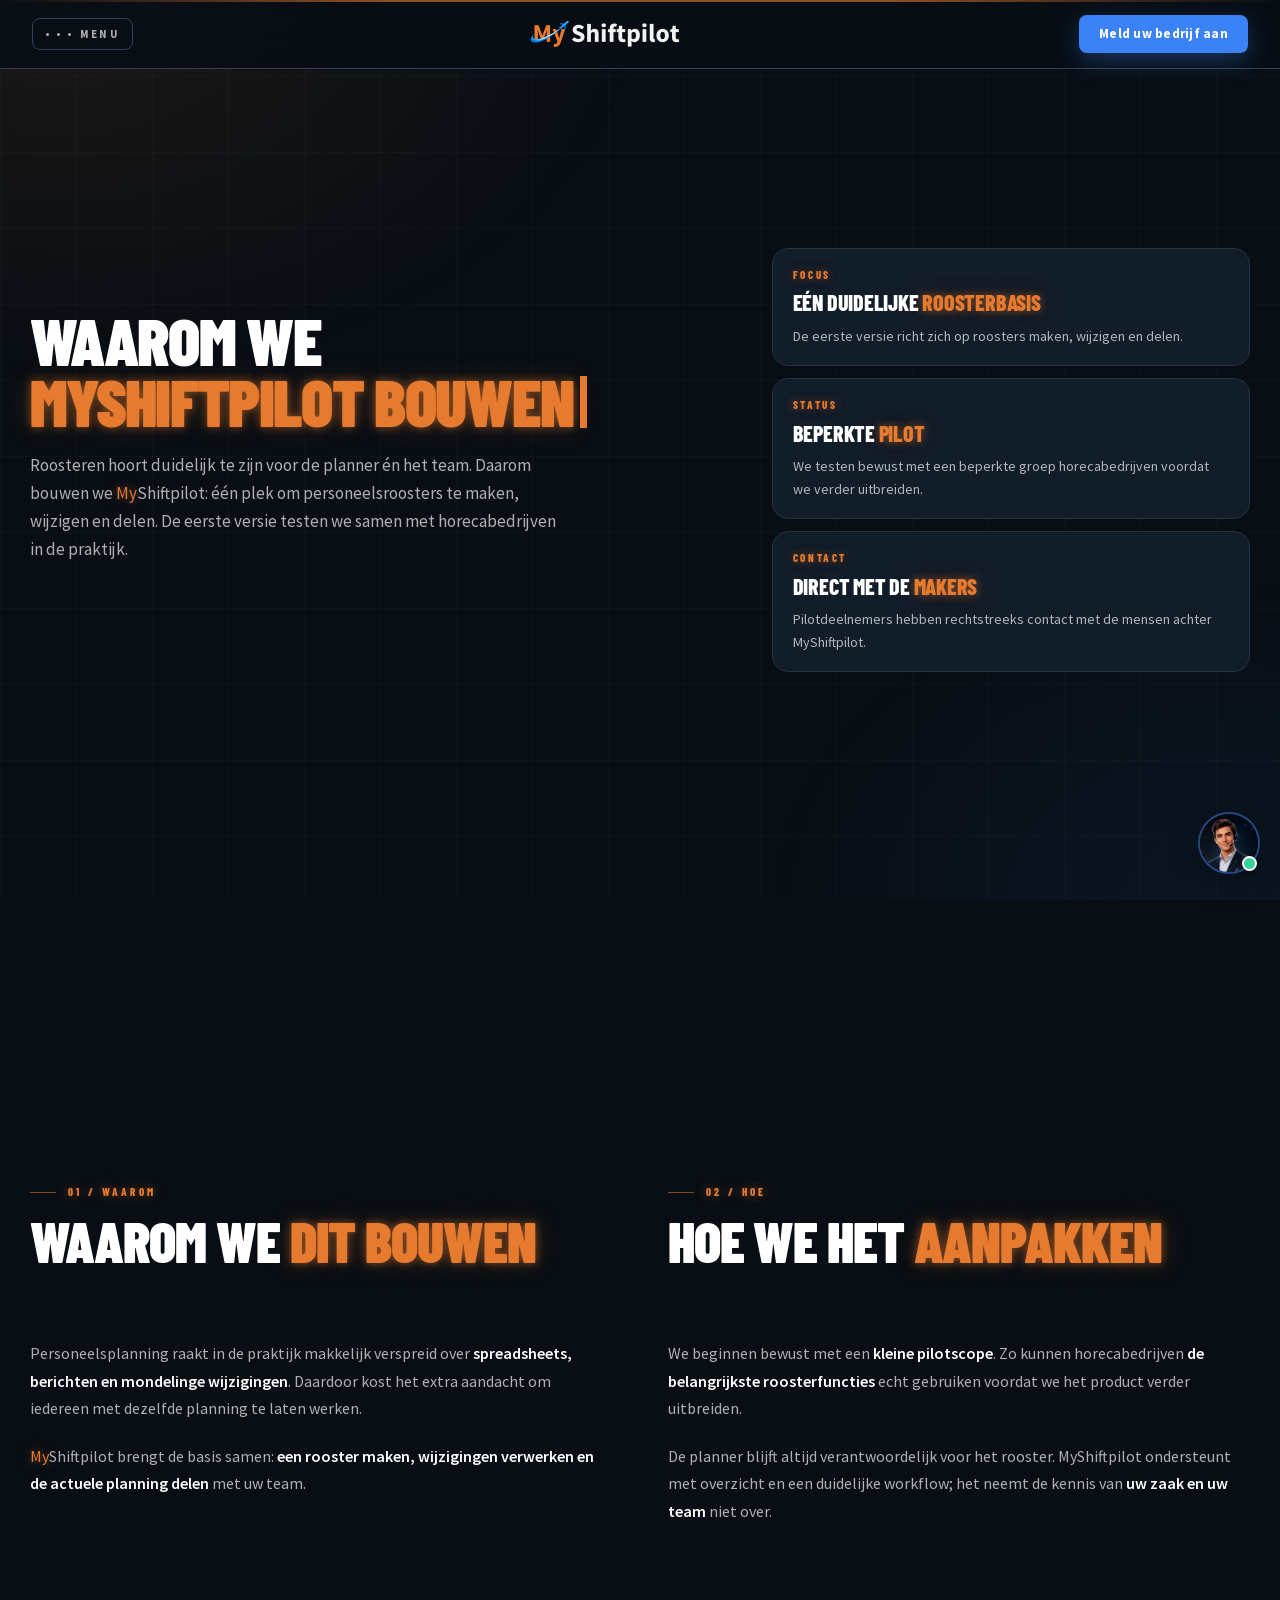
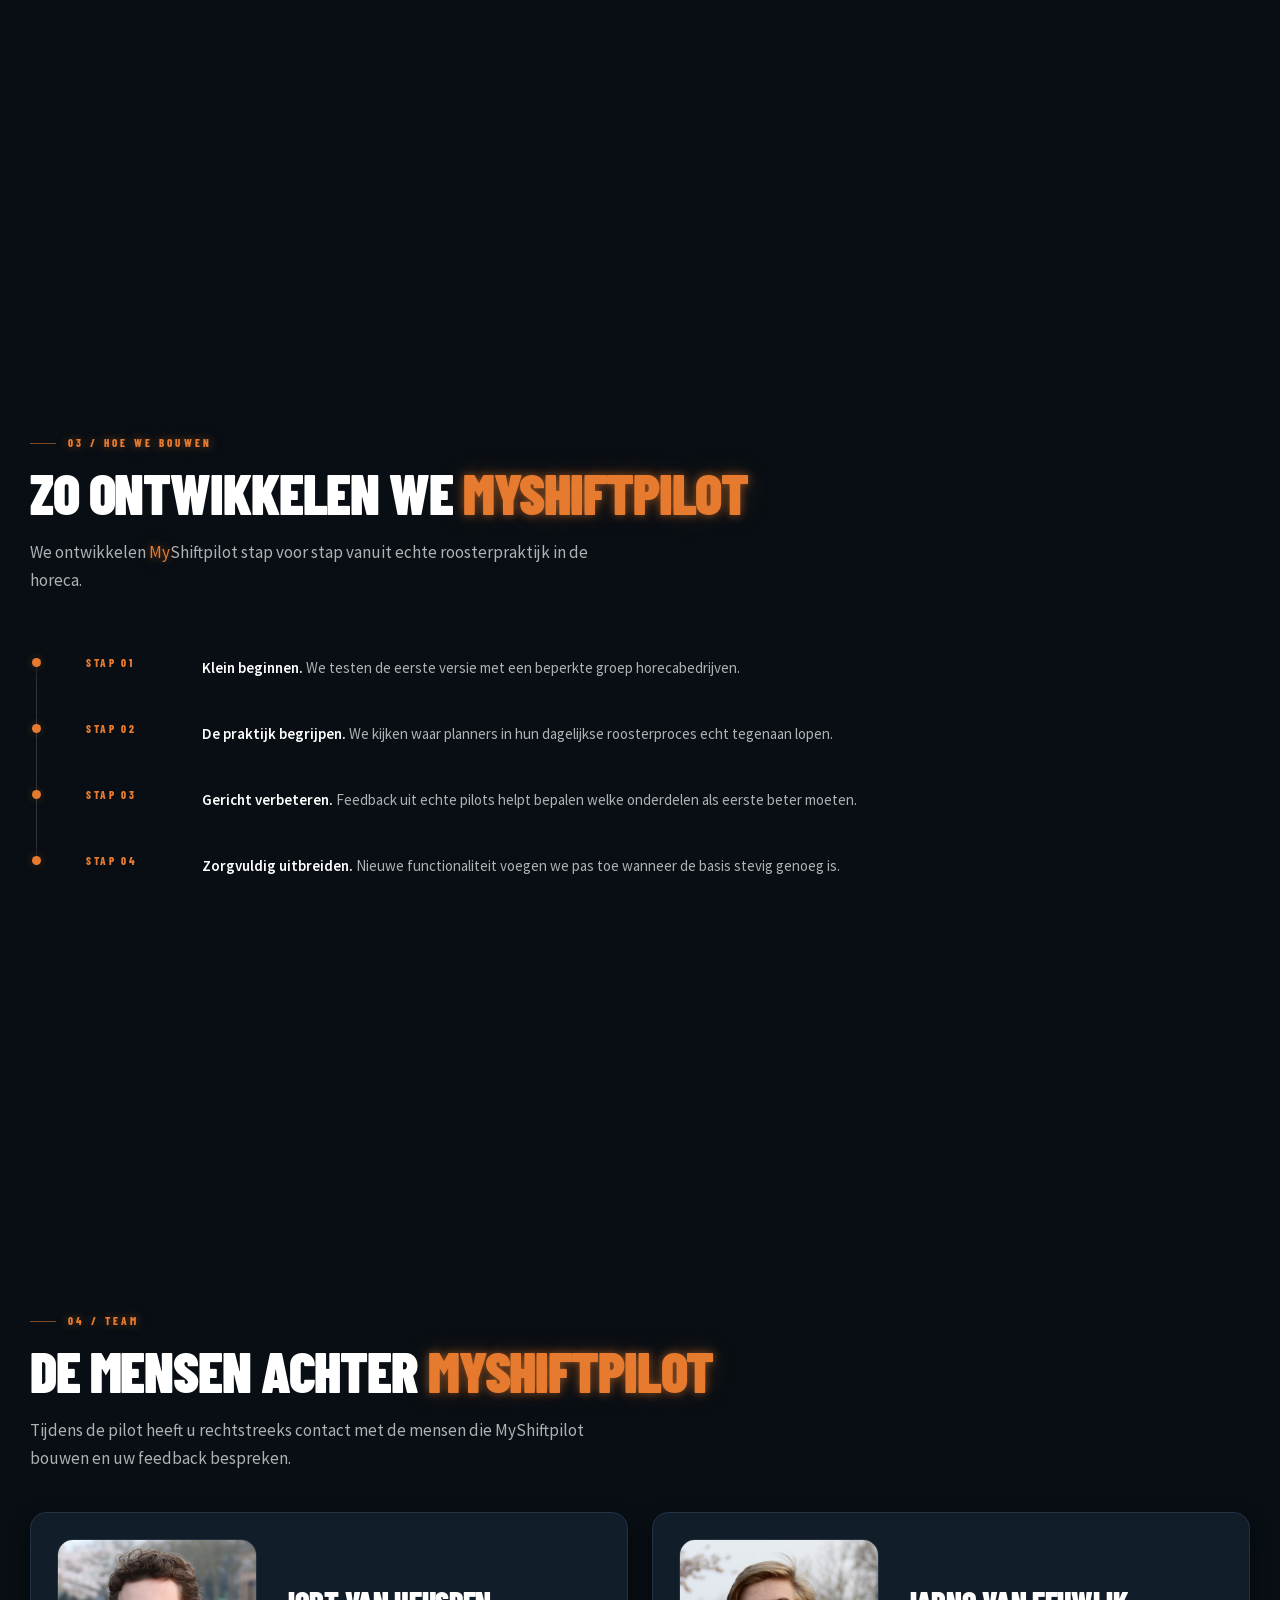
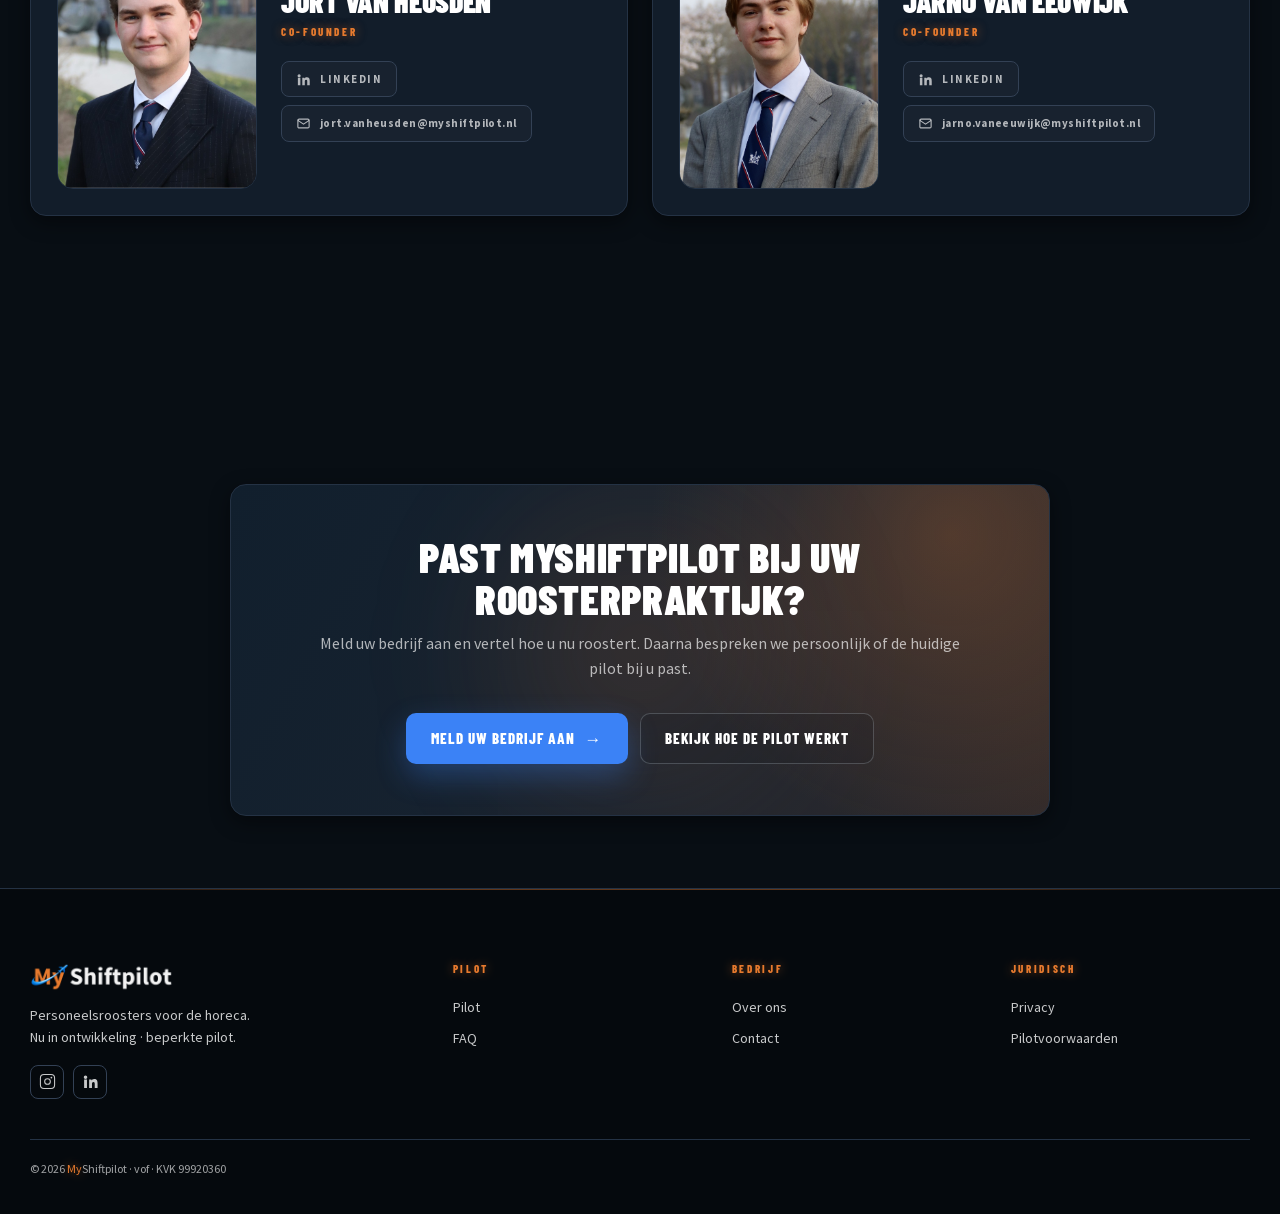
<file: about.html>
<!DOCTYPE html>
<html lang="nl">
<head>
<meta charset="UTF-8">
    <meta http-equiv="Content-Security-Policy" content="default-src 'self'; base-uri 'self'; object-src 'none'; script-src 'self' 'sha256-1KWGR1cCdAb8KI4obiY+xM+0GEle82e9hEr89hAAycw='; script-src-attr 'unsafe-hashes'; style-src 'self' 'unsafe-inline'; img-src 'self' data:; font-src 'self'; connect-src 'self' https://api.myshiftpilot.nl https://api.pdok.nl; form-action 'self'">
    <meta name="myshiftpilot-api-base" content="https://api.myshiftpilot.nl">
<meta name="viewport" content="width=device-width,initial-scale=1">
<meta name="theme-color" content="#080E14">
<title>Over MyShiftpilot — roostersoftware voor de horeca</title>
<meta name="description" content="Waarom we MyShiftpilot bouwen: personeelsroosters voor de horeca maken, wijzigen en delen. Maak kennis met het team achter de besloten pilot.">
  <link rel="canonical" href="https://myshiftpilot.nl/about.html">
  <meta name="robots" content="index, follow, max-image-preview:large">
  <meta property="og:type" content="website">
  <meta property="og:site_name" content="MyShiftpilot">
  <meta property="og:locale" content="nl_NL">
  <meta property="og:url" content="https://myshiftpilot.nl/about.html">
  <meta property="og:title" content="Over MyShiftpilot — roostersoftware voor de horeca">
  <meta property="og:description" content="Waarom we MyShiftpilot bouwen: personeelsroosters voor de horeca maken, wijzigen en delen. Maak kennis met het team achter de besloten pilot.">
  <meta property="og:image" content="https://myshiftpilot.nl/assets/img/og-myshiftpilot.png">
  <meta property="og:image:type" content="image/png">
  <meta property="og:image:width" content="1200">
  <meta property="og:image:height" content="630">
  <meta property="og:image:alt" content="MyShiftpilot — personeelsroosters voor de horeca">
  <meta name="twitter:card" content="summary_large_image">
  <meta name="twitter:title" content="Over MyShiftpilot — roostersoftware voor de horeca">
  <meta name="twitter:description" content="Waarom we MyShiftpilot bouwen: personeelsroosters voor de horeca maken, wijzigen en delen. Maak kennis met het team achter de besloten pilot.">
  <meta name="twitter:image" content="https://myshiftpilot.nl/assets/img/og-myshiftpilot.png">
  <meta name="twitter:image:alt" content="MyShiftpilot — personeelsroosters voor de horeca">
  <link rel="icon" href="favicon.ico" sizes="32x32">
  <link rel="icon" type="image/png" sizes="96x96" href="assets/icons/favicon-96.png">
  <link rel="apple-touch-icon" sizes="180x180" href="assets/icons/apple-touch-icon.png">
  <link rel="manifest" href="site.webmanifest">
<script type="application/ld+json">
{
  "@context": "https://schema.org",
  "@graph": [
    {
      "@type": "AboutPage",
      "@id": "https://myshiftpilot.nl/about.html#webpage",
      "url": "https://myshiftpilot.nl/about.html",
      "name": "Over MyShiftpilot — roostersoftware voor de horeca",
      "description": "Waarom we MyShiftpilot bouwen: personeelsroosters voor de horeca maken, wijzigen en delen. Maak kennis met het team achter de besloten pilot.",
      "inLanguage": "nl-NL",
      "isPartOf": {
        "@id": "https://myshiftpilot.nl/#website"
      },
      "about": {
        "@id": "https://myshiftpilot.nl/#organisatie"
      },
      "primaryImageOfPage": {
        "@id": "https://myshiftpilot.nl/#ogimage"
      },
      "breadcrumb": {
        "@id": "https://myshiftpilot.nl/about.html#kruimelpad"
      }
    },
    {
      "@type": "BreadcrumbList",
      "@id": "https://myshiftpilot.nl/about.html#kruimelpad",
      "itemListElement": [
        {
          "@type": "ListItem",
          "position": 1,
          "name": "Home",
          "item": "https://myshiftpilot.nl/"
        },
        {
          "@type": "ListItem",
          "position": 2,
          "name": "Over ons",
          "item": "https://myshiftpilot.nl/about.html"
        }
      ]
    }
  ]
}
</script>
<style>
*,*::before,*::after{margin:0;padding:0;box-sizing:border-box}
:root{
  --navy:#0F1720;--navy2:#121D2A;--navy3:#1A2735;--deep:#080E14;
  --or:#E67A2E;--orh:#D56A1E;--org:rgba(230,122,46,.35);--ors:rgba(230,122,46,.12);
  --bl:#3B82F6;--blg:rgba(59,130,246,.32);
  --gr:#10B981;
  --w:#fff;--wd:rgba(255,255,255,.65);--wf:rgba(255,255,255,.38);--wg:rgba(255,255,255,.13);
  --ln:rgba(255,255,255,.07);--ls:rgba(255,255,255,.14);
  --e:cubic-bezier(.25,.1,.25,1);--eo:cubic-bezier(.16,1,.3,1);
}
html{scroll-behavior:smooth}
body{font-family:-apple-system,BlinkMacSystemFont,'Segoe UI',Roboto,Helvetica,Arial,sans-serif;background:var(--navy);color:var(--w);line-height:1.5;overflow-x:hidden;-webkit-font-smoothing:antialiased}
body::before{content:'';position:fixed;inset:0;pointer-events:none;z-index:0;background-image:linear-gradient(rgba(255,255,255,.022) 1px,transparent 1px),linear-gradient(90deg,rgba(255,255,255,.022) 1px,transparent 1px);background-size:80px 80px}
body::after{content:'';position:fixed;inset:0;pointer-events:none;z-index:0;background:radial-gradient(900px 600px at 5% 0%,rgba(230,122,46,.09),transparent 65%),radial-gradient(700px 500px at 95% 100%,rgba(59,130,246,.07),transparent 65%)}
a{color:inherit;text-decoration:none}
button{font-family:inherit;border:0;background:none;color:inherit;cursor:pointer}
img{max-width:100%;display:block}
input,select,textarea{font-family:inherit;color:inherit}
.brand-my{color:var(--or)}
.skip-link{position:fixed;top:10px;left:50%;z-index:1000;padding:10px 16px;border-radius:7px;background:#fff;color:var(--deep);font-size:14px;font-weight:800;transform:translate(-50%,-160%);transition:transform .2s var(--e)}
.skip-link:focus{transform:translate(-50%,0)}
a:focus-visible,button:focus-visible{outline:3px solid #fff;outline-offset:3px}
/* Scroll progress */
#scroll-progress{position:fixed;top:0;left:0;height:2px;width:0%;background:linear-gradient(90deg,var(--or),var(--bl));z-index:200;box-shadow:0 0 8px var(--org)}
/* Header */
.hdr{position:fixed;top:0;left:0;right:0;z-index:100;background:rgba(8,14,20,.9);backdrop-filter:blur(18px);-webkit-backdrop-filter:blur(18px);border-bottom:1px solid var(--ls);animation:hdr-in .7s var(--eo) .05s both}
.hdr::before{content:'';position:absolute;top:0;left:0;right:0;height:2px;background:linear-gradient(90deg,transparent,var(--or) 30%,var(--or) 70%,transparent);opacity:.6}
@keyframes hdr-in{from{transform:translateY(-100%);opacity:0}to{transform:translateY(0);opacity:1}}
.hdr-inner{max-width:none;margin:0;padding:0 32px;height:68px;display:flex;align-items:center;justify-content:space-between;gap:16px}
.menu{display:inline-flex;align-items:center;gap:8px;padding:8px 13px;border:1px solid var(--ls);border-radius:6px;font-size:11px;font-weight:700;letter-spacing:.2em;text-transform:uppercase;color:var(--wd);transition:all .25s var(--e);flex-shrink:0}
.menu:hover{border-color:var(--or);color:var(--or);background:var(--ors)}
.menu-dot{width:3px;height:3px;border-radius:50%;background:currentColor}
.menu-txt{margin-left:1px}
.logo-img{height:34px;width:auto;display:block;transition:transform .3s}
.brand-logo:hover .logo-img{transform:scale(1.04)}
.login-btn{display:inline-flex;align-items:center;justify-content:center;padding:9px 20px;border-radius:6px;background:var(--bl);color:#fff;font-size:13px;font-weight:700;letter-spacing:.02em;transition:all .25s var(--e);white-space:nowrap;flex-shrink:0}
.login-btn:hover{background:var(--or);transform:translateY(-1px);box-shadow:0 8px 24px var(--org)}
.nav-panel{position:absolute;top:calc(100% + 6px);left:32px;background:var(--navy2);border:1px solid var(--ls);border-radius:12px;min-width:240px;padding:6px;opacity:0;visibility:hidden;transform:translateY(-10px);transition:all .25s var(--e);box-shadow:0 28px 64px rgba(0,0,0,.6);z-index:10}
.nav-panel.open{opacity:1;visibility:visible;transform:translateY(0)}
.np-link{display:flex;align-items:center;gap:14px;padding:12px 14px;border-radius:8px;font-size:14px;font-weight:600;transition:all .2s var(--e)}
.np-link:hover{background:var(--ors);color:var(--or)}
.np-link:focus-visible{background:var(--ors);color:var(--or);outline-color:var(--or);outline-offset:-2px}
.np-num{font-size:10px;font-weight:700;letter-spacing:.22em;color:var(--wf);min-width:20px}
.np-link:hover .np-num{color:var(--or)}
.nav-panel.open .np-link{animation:slide-in .3s var(--eo) both}
.nav-panel.open .np-link:nth-child(1){animation-delay:.03s}.nav-panel.open .np-link:nth-child(2){animation-delay:.08s}
.nav-panel.open .np-link:nth-child(3){animation-delay:.13s}.nav-panel.open .np-link:nth-child(4){animation-delay:.18s}
.nav-panel.open .np-link:nth-child(5){animation-delay:.23s}.nav-panel.open .np-link:nth-child(6){animation-delay:.28s}
.nav-panel.open .np-link:nth-child(7){animation-delay:.33s}.nav-panel.open .np-link:nth-child(8){animation-delay:.38s}
.nav-panel.open .np-link:nth-child(9){animation-delay:.43s}
@keyframes slide-in{from{opacity:0;transform:translateX(-12px)}to{opacity:1;transform:translateX(0)}}
@keyframes pulse{0%,100%{opacity:1}50%{opacity:.4}}
/* CTA buttons */
.cta{display:inline-flex;align-items:center;gap:10px;padding:14px 24px;border-radius:8px;font-size:14px;font-weight:700;letter-spacing:.04em;text-transform:uppercase;transition:all .28s var(--e);position:relative;overflow:hidden}
.cta.primary{background:var(--bl);color:#fff;box-shadow:0 8px 24px var(--blg);border:1px solid transparent}
.cta.primary::after{content:'';position:absolute;top:0;left:-120%;width:60%;height:100%;background:linear-gradient(90deg,transparent,rgba(255,255,255,.22),transparent);transform:skewX(-18deg);transition:left .5s var(--eo)}
.cta.primary:hover{background:var(--orh);transform:translateY(-1px);box-shadow:0 8px 24px var(--org)}
.cta.primary:hover::after{left:140%}
.cta.ghost{border:1px solid var(--ls);color:var(--w);background:transparent}
.cta.ghost:hover{border-color:var(--or);color:var(--or);background:var(--ors);transform:translateY(-1px)}
.cta-arrow{font-size:17px;transition:transform .28s var(--e)}
.cta:hover .cta-arrow{transform:translateX(5px)}
/* Page layout: schermbrede .section-banden met één contentkolom, net als pilot.html en faq.html. */
/* Page hero */
.pg-eyebrow{display:inline-flex;align-items:center;gap:10px;padding:7px 13px;border:1px solid var(--ls);border-radius:99px;font-size:10px;font-weight:700;letter-spacing:.26em;color:var(--wd);text-transform:uppercase;margin-bottom:28px}
.pg-eyebrow::before{content:'';width:6px;height:6px;border-radius:50%;background:var(--or);box-shadow:0 0 10px var(--org);animation:pulse 2s infinite}
.pg-h1{font-family:'Arial Narrow','Impact',ui-sans-serif,system-ui,sans-serif;font-size:clamp(52px,8vw,110px);font-weight:900;line-height:.92;letter-spacing:-.02em;text-transform:uppercase;margin-bottom:20px}
.pg-h1 em{font-style:normal;color:var(--or)}
.pg-lead{font-size:clamp(15px,1.4vw,18px);color:var(--wd);max-width:560px;line-height:1.65;margin-bottom:48px}
/* Section label */
.sec-label{font-family:'Arial Narrow','Impact',ui-sans-serif,system-ui,sans-serif;font-size:10px;font-weight:900;letter-spacing:.36em;color:var(--or);text-transform:uppercase;margin-bottom:12px;display:inline-flex;align-items:center;gap:12px}
.sec-label::before,.sec-label::after{content:'';width:28px;height:1px;background:var(--or);opacity:.5}
.sec-h2{font-family:'Arial Narrow','Impact',ui-sans-serif,system-ui,sans-serif;font-size:clamp(32px,4.5vw,52px);font-weight:900;line-height:1;letter-spacing:-.02em;text-transform:uppercase;margin-bottom:14px}
.sec-h2 em{font-style:normal;color:var(--or)}
/* Reveal */
.reveal{opacity:0;transform:translateY(24px);transition:opacity .8s var(--eo),transform .8s var(--eo);transition-delay:var(--d,0s)}
.reveal.in{opacity:1;transform:translateY(0)}
/* Footer */
.ftr{padding:72px 24px 36px;border-top:1px solid var(--ln);background:rgba(0,0,0,.3);position:relative;z-index:1}
.ftr::before{content:'';position:absolute;top:0;left:24px;right:24px;height:1px;background:linear-gradient(90deg,transparent,var(--or) 30%,var(--or) 70%,transparent);opacity:.4}
.ftr-grid{max-width:1320px;margin:0 auto;display:grid;grid-template-columns:1.6fr 1fr 1fr 1fr;gap:40px;padding-bottom:40px;border-bottom:1px solid var(--ln)}
.ftr-logo-img{height:32px;width:auto;display:block;margin-bottom:12px}
.ftr-brand p.ftr-tag{font-size:14px;color:rgba(255,255,255,.78);line-height:1.55;margin-bottom:16px}
.ftr-socials{display:flex;gap:9px}
.ftr-socials a{width:34px;height:34px;border-radius:8px;border:1px solid var(--ls);display:grid;place-items:center;color:rgba(255,255,255,.78);transition:all .28s var(--e)}
.ftr-socials a:hover{border-color:var(--or);color:var(--or);transform:translateY(-2px)}
.ftr-h{font-family:'Arial Narrow','Impact',ui-sans-serif,system-ui,sans-serif;font-size:12px;font-weight:900;letter-spacing:.22em;color:var(--or);text-transform:uppercase;margin-bottom:14px}
.ftr-col a{display:block;font-size:14px;color:rgba(255,255,255,.78);padding:5px 0;transition:color .2s var(--e)}
.ftr-col a:hover{color:var(--or)}
.ftr-bottom{max-width:1320px;margin:0 auto;padding-top:20px;display:flex;justify-content:space-between;align-items:center;font-size:12px;color:rgba(255,255,255,.62);flex-wrap:wrap;gap:12px}
.ftr-links{display:flex;align-items:center;gap:8px}
.ftr-links a{color:var(--wf);transition:color .2s var(--e)}
.ftr-links a:hover{color:var(--or)}
/* Responsive base */
@media(max-width:768px){.cta{padding:12px 18px;font-size:13px}}
@media(max-width:480px){
  .hdr-inner{padding:0 16px}.menu{padding:8px 10px;gap:5px;letter-spacing:.12em}
  .login-btn{width:44px;padding:8px;font-size:0;letter-spacing:0}.login-btn::before{content:'→';font-size:16px;line-height:1}
  .pg-h1{font-size:clamp(40px,13vw,60px);overflow-wrap:anywhere;hyphens:auto}.about-grid>*{min-width:0}
  .ftr-grid{grid-template-columns:1fr 1fr;gap:24px}
  .ftr-grid>div:first-child{grid-column:span 2}
  .nav-panel{left:16px;right:16px;min-width:0}
}
@media(max-width:360px){.ftr-grid{grid-template-columns:1fr}.menu-txt{display:none}.logo-img{height:28px}}

.cta-banner{position:relative;overflow:hidden;padding:52px 48px;background:linear-gradient(135deg,var(--navy2),var(--navy3));border:1px solid var(--ls);border-radius:20px;margin-top:80px}
.cb-glow{position:absolute;width:500px;height:500px;border-radius:50%;background:radial-gradient(circle,var(--org),transparent 70%);filter:blur(64px);right:-100px;top:-150px;pointer-events:none}
.cb-body{position:relative;z-index:1;display:flex;justify-content:space-between;align-items:center;gap:40px;flex-wrap:wrap}
.cb-text h3{font-family:'Arial Narrow','Impact',ui-sans-serif,system-ui,sans-serif;font-size:clamp(26px,3.5vw,42px);font-weight:900;text-transform:uppercase;letter-spacing:-.02em;line-height:1.05;margin-bottom:10px}
.cb-text h3 em{font-style:normal;color:var(--or)}
.cb-text p{font-size:15px;color:var(--wd);max-width:480px;line-height:1.55}
.cb-actions{display:flex;gap:12px;flex-shrink:0;flex-wrap:wrap}
@media(max-width:680px){.cta-banner{padding:32px 22px}.cb-body{flex-direction:column;align-items:flex-start}.cb-actions{flex-direction:column;width:100%}.cb-actions .cta{justify-content:center}}

.about-grid{display:grid;grid-template-columns:1.4fr 1fr;gap:72px}
.pg-sub{font-family:'Arial Narrow','Impact',ui-sans-serif,system-ui,sans-serif;font-size:clamp(17px,2vw,23px);font-weight:900;line-height:1.15;letter-spacing:-.01em;text-transform:uppercase;color:var(--wd);margin-bottom:20px}
.pg-sub em{font-style:normal;color:var(--or)}
.ah-stats{display:flex;flex-direction:column;gap:12px}
.ah-stat{padding:18px 20px;background:var(--navy2);border:1px solid var(--ln);border-radius:14px;transition:all .35s var(--e);position:relative;overflow:hidden}
.ah-stat::after{content:'';position:absolute;top:0;left:0;right:0;height:2px;background:linear-gradient(90deg,var(--or),var(--bl));transform:scaleX(0);transform-origin:left;transition:transform .4s var(--eo);z-index:2}
.ah-stat:hover{border-color:rgba(230,122,46,.4);transform:translateX(4px)}.ah-stat:hover::after{transform:scaleX(1)}
.ah-stat-lab{font-size:10px;font-weight:700;letter-spacing:.24em;color:var(--wf);text-transform:uppercase}
.ah-stat-title{font-family:'Arial Narrow','Impact',ui-sans-serif,system-ui,sans-serif;font-size:22px;font-weight:900;line-height:1.05;letter-spacing:0;text-transform:uppercase;margin-top:7px}
.ah-stat-title em{font-style:normal;color:var(--or)}
.ah-stat-txt{font-size:13px;color:var(--wd);line-height:1.55;margin-top:7px}
/* Missie en visie staan naast elkaar in één band: los waren het twee strookjes van
   nauwelijks een derde beeldscherm, tussen blokken van ruim een volle hoogte. */
.purpose-grid{display:grid;grid-template-columns:1fr 1fr;gap:56px;align-items:start}
.mission{min-width:0}
.mission-head h2{font-family:'Arial Narrow','Impact',ui-sans-serif,system-ui,sans-serif;font-size:clamp(36px,4.5vw,60px);font-weight:900;line-height:1;letter-spacing:-.02em;text-transform:uppercase;margin-bottom:0}
.mission-head h2 em{font-style:normal;color:var(--or)}
.mission-body{font-size:16px;line-height:1.72;color:var(--wd)}
.mission-body p{margin-bottom:20px}
.mission-body p strong{color:var(--w);font-weight:600}
.tl-intro{font-size:15px;color:var(--wd);line-height:1.7;max-width:660px;margin-top:18px}
.timeline{position:relative;padding-left:26px;margin-top:36px}
.timeline::before{content:'';position:absolute;left:0;top:8px;bottom:8px;width:1px;background:linear-gradient(to bottom,var(--or),var(--or) 35%,var(--ls) 80%,transparent)}
.tl-row{position:relative;padding:14px 0 14px 26px;display:grid;grid-template-columns:100px 1fr;gap:24px;align-items:baseline}
.tl-row::before{content:'';position:absolute;left:-5px;top:22px;width:11px;height:11px;border-radius:50%;background:var(--or);box-shadow:0 0 14px var(--org);transition:box-shadow .3s var(--e)}
.tl-row:hover::before{box-shadow:0 0 24px var(--org)}
.tl-year{font-size:12px;font-weight:700;letter-spacing:.16em;color:var(--or)}
.tl-text{font-size:15px;color:var(--wd);line-height:1.6}
.tl-text b{color:var(--w);font-weight:600}
.founders-lead{font-size:15px;color:var(--wd);line-height:1.7;max-width:660px;margin-top:18px}
.founders{display:grid;grid-template-columns:1fr 1fr;gap:24px;margin-top:40px}
/* Portret naast de naam in plaats van erboven: staand was deze band ruim 970px hoog,
   bijna twee keer een gemiddelde band op de andere pilotpagina's. */
.founder{display:grid;grid-template-columns:200px minmax(0,1fr);gap:24px;align-items:center;background:linear-gradient(150deg,var(--navy2),var(--navy3));border:1px solid var(--ls);border-radius:22px;padding:26px;transition:all .4s var(--e);position:relative;overflow:hidden}
.founder::after{content:'';position:absolute;top:0;left:0;right:0;height:2px;background:linear-gradient(90deg,var(--or),var(--bl));opacity:0;transition:opacity .4s var(--e);z-index:2}
.founder:hover{transform:translateY(-5px);border-color:rgba(230,122,46,.4);box-shadow:0 28px 64px rgba(0,0,0,.4)}.founder:hover::after{opacity:1}
.fd-photo{position:relative;width:100%;aspect-ratio:4/5;border:1px solid var(--ln);border-radius:16px;background:radial-gradient(120% 90% at 50% 0%,rgba(230,122,46,.16),transparent 62%),var(--deep);display:flex;flex-direction:column;align-items:center;justify-content:center;gap:14px;overflow:hidden}
.fd-photo::before{content:'';position:absolute;inset:0;background-image:linear-gradient(rgba(255,255,255,.03) 1px,transparent 1px),linear-gradient(90deg,rgba(255,255,255,.03) 1px,transparent 1px);background-size:36px 36px;pointer-events:none}
.fd-photo-img{position:absolute;inset:0;width:100%;height:100%;object-fit:cover;object-position:center top}
.fd-body{min-width:0}
.fd-name{font-family:'Arial Narrow','Impact',ui-sans-serif,system-ui,sans-serif;font-size:clamp(24px,2.6vw,30px);font-weight:900;line-height:1.05;text-transform:uppercase;letter-spacing:-.01em;overflow-wrap:break-word}
.fd-role{font-size:11px;font-weight:700;letter-spacing:.24em;text-transform:uppercase;color:var(--or);margin-top:7px}
.fd-bio{font-size:14px;color:var(--wd);line-height:1.65;margin-top:15px}
.fd-actions{display:flex;flex-wrap:wrap;gap:8px;margin-top:20px}
.fd-linkedin,.fd-email{display:inline-flex;align-items:center;gap:9px;padding:9px 14px;border:1px solid var(--ls);border-radius:8px;background:rgba(255,255,255,.025);font-size:11px;font-weight:700;letter-spacing:.14em;text-transform:uppercase;color:var(--wd);transition:all .28s var(--e)}
.fd-linkedin:hover,.fd-email:hover{border-color:var(--or);color:var(--or);background:var(--ors);transform:translateY(-1px)}
.fd-email{letter-spacing:.04em;text-transform:none;overflow-wrap:anywhere}
.fd-linkedin svg,.fd-email svg{width:15px;height:15px;flex-shrink:0}
@media(max-width:900px){.about-grid,.purpose-grid{grid-template-columns:1fr;gap:40px}.founders{grid-template-columns:1fr;gap:20px}}
/* Onder deze breedte blijft er naast een 200px portret te weinig regellengte over. */
@media(max-width:560px){.founder{grid-template-columns:1fr;gap:18px}.fd-photo{max-width:240px;margin-inline:auto}}
@media(max-width:480px){.timeline{padding-left:18px}.tl-row{grid-template-columns:1fr;gap:4px;padding:12px 0 12px 18px}.tl-row::before{top:16px}.founder{padding:20px}}
@media(prefers-reduced-motion:reduce){html{scroll-behavior:auto}*,*::before,*::after{animation-duration:.01ms!important;animation-iteration-count:1!important;transition-duration:.01ms!important;scroll-behavior:auto!important}.reveal{opacity:1!important;transform:none!important}}
</style>
    <link rel="stylesheet" href="assets/css/marketing-cta.css?v=20260814s">

<link rel="stylesheet" href="assets/css/pilot-victor.css?v=20260817r">
  <link rel="stylesheet" href="assets/css/pilot-system.css?v=20260817j">
  <style>
  /* ── Tijdlijn "Hoe we bouwen" ──────────────────────────────────────────────
     Alleen dit blok; staat na pilot-victor.css en pilot-system.css omdat het
     daar gezette waarden overschrijft.

     Wat er mis was: de cursorgloed uit pilot-victor.css is één vaste cirkel van
     280px op .25 alpha. In een paneel werkt dat, maar een tijdlijnstap is maar
     ~60px hoog — je zag dus alleen de middenmoot van die cirkel: een brede
     bruine veeg met een harde boven- en onderrand, dwars over de tekst. En de
     gloed landde op de paginaondergrond, want de rij had zelf geen vlak.

     Wat er nu staat: de rij is een echt blokje dat bij hover oplicht, met een
     kleine ronde lichtplas die de cursor volgt en een randlicht van 1px dat de
     gloed aan de vorm van het blok vastzet. Licht heeft daarmee een drager. */
  .timeline{padding-left:34px}
  .timeline::before{left:6px;top:26px;bottom:26px;background:linear-gradient(180deg,transparent,rgba(255,255,255,.16) 12%,rgba(255,255,255,.16) 88%,transparent)}
  /* De rij is nu een eigen blokje: bij hover verschijnt een rustig vlak met
     haarlijn, zodat de gloed op een drager landt in plaats van op de pagina. */
  .timeline .tl-row{position:relative;grid-template-columns:96px 1fr;gap:20px;align-items:center;padding:16px 22px;border-radius:14px;background:transparent;box-shadow:inset 0 0 0 1px transparent;transition:background .3s var(--e),box-shadow .3s var(--e)}
  .timeline .tl-row:hover{background:rgba(255,255,255,.028);box-shadow:inset 0 0 0 1px rgba(255,255,255,.06)}
  /* Punt zat 21px naast de rail en zweefde los; hij staat nu op de lijn.
     Geen 24px bloom meer, maar een scherpe kern met een dunne ring eromheen. */
  .timeline .tl-row::before{left:-32px;top:50%;width:9px;height:9px;margin-top:-4.5px;background:var(--or);box-shadow:0 0 0 0 rgba(230,122,46,.35),0 0 10px rgba(230,122,46,.28);transition:box-shadow .32s var(--e)}
  .timeline .tl-row:hover::before{box-shadow:0 0 0 5px rgba(230,122,46,.13),0 0 12px rgba(230,122,46,.4)}
  /* Kleine labels dragen geen waas: 28px blur onder 11px tekst met .24em
     spatiëring leest als vuil, niet als licht. */
  .timeline .tl-year{text-shadow:none;transition:color .3s var(--e)}
  .timeline .tl-text{font-size:15px;line-height:1.6}

  @media(max-width:480px){
    .timeline{padding-left:26px}
    .timeline .tl-row{grid-template-columns:1fr;gap:6px;align-items:start;padding:14px 16px}
    .timeline .tl-row::before{left:-24px;top:24px;margin-top:0}
  }
  @media(prefers-reduced-motion:reduce){
    .timeline .tl-row,.timeline .tl-row::before{transition:none}
  }
  </style>
</head>
<body>
<div id="scroll-progress"></div>
<a class="skip-link" href="#main-content">Ga direct naar de inhoud</a>

<header class="hdr">
  <div class="hdr-inner">
    <button class="menu" id="menu-btn" aria-label="Open menu" aria-expanded="false" aria-controls="nav-panel">
      <span class="menu-dot"></span><span class="menu-dot"></span><span class="menu-dot"></span><span class="menu-txt">Menu</span>
    </button>
    <a href="/" class="brand-logo" aria-label="MyShiftpilot home">
      <img src="assets/img/logoMyShiftpilot_v5.png" alt="MyShiftpilot" class="logo-img">
    </a>
    <a href="/#pilot-aanvraag" class="login-btn">Meld uw bedrijf aan</a>
  </div>
  <nav class="nav-panel" id="nav-panel" aria-label="Hoofdmenu" aria-hidden="true">
    <a href="/" class="np-link"><span class="np-num">01</span><span>Home</span></a>
    <a href="pilot.html" class="np-link"><span class="np-num">02</span><span>Pilot</span></a>
    <a href="faq.html" class="np-link"><span class="np-num">03</span><span>FAQ</span></a>
    <a href="about.html" class="np-link" aria-current="page"><span class="np-num">04</span><span>Over ons</span></a>
    <a href="contact.html" class="np-link"><span class="np-num">05</span><span>Contact</span></a>
    <a href="privacy.html" class="np-link"><span class="np-num">06</span><span>Privacy</span></a>
    <a href="terms.html" class="np-link"><span class="np-num">07</span><span>Pilotvoorwaarden</span></a>
  </nav>
</header>


<main class="about-page" id="main-content">
  <section class="hero page-hero about-grid">
    <div class="reveal">
      <h1 class="pg-h1">Waarom we<br><em>MyShiftpilot bouwen</em></h1>
      <p class="pg-lead">Roosteren hoort duidelijk te zijn voor de planner én het team. Daarom bouwen we <span class="brand-my">My</span>Shiftpilot: één plek om personeelsroosters te maken, wijzigen en delen. De eerste versie testen we samen met horecabedrijven in de praktijk.</p>
    </div>
    <div class="ah-stats">
      <div class="ah-stat reveal" style="--d:.1s">
        <div class="ah-stat-lab">Focus</div>
        <div class="ah-stat-title">Eén duidelijke <em>roosterbasis</em></div>
        <p class="ah-stat-txt">De eerste versie richt zich op roosters maken, wijzigen en delen.</p>
      </div>
      <div class="ah-stat reveal" style="--d:.2s">
        <div class="ah-stat-lab">Status</div>
        <div class="ah-stat-title">Beperkte <em>pilot</em></div>
        <p class="ah-stat-txt">We testen bewust met een beperkte groep horecabedrijven voordat we verder uitbreiden.</p>
      </div>
      <div class="ah-stat reveal" style="--d:.3s">
        <div class="ah-stat-lab">Contact</div>
        <div class="ah-stat-title">Direct met de <em>makers</em></div>
        <p class="ah-stat-txt">Pilotdeelnemers hebben rechtstreeks contact met de mensen achter MyShiftpilot.</p>
      </div>
    </div>
  </section>
  <section class="section" id="missie-visie" aria-labelledby="missie-title visie-title">
    <div class="section-inner purpose-grid">
      <div class="mission">
        <div class="mission-head reveal">
          <div class="sec-label">01 / Waarom</div>
          <h2 id="missie-title">Waarom we <em>dit bouwen</em></h2>
        </div>
        <div class="mission-body reveal" style="--d:.12s">
          <p>Personeelsplanning raakt in de praktijk makkelijk verspreid over <strong>spreadsheets, berichten en mondelinge wijzigingen</strong>. Daardoor kost het extra aandacht om iedereen met dezelfde planning te laten werken.</p>
          <p><span class="brand-my">My</span>Shiftpilot brengt de basis samen: <strong>een rooster maken, wijzigingen verwerken en de actuele planning delen</strong> met uw team.</p>
        </div>
      </div>
      <div class="mission">
        <div class="mission-head reveal" style="--d:.06s">
          <div class="sec-label">02 / Hoe</div>
          <h2 id="visie-title">Hoe we het <em>aanpakken</em></h2>
        </div>
        <div class="mission-body reveal" style="--d:.18s">
          <p>We beginnen bewust met een <strong>kleine pilotscope</strong>. Zo kunnen horecabedrijven <strong>de belangrijkste roosterfuncties</strong> echt gebruiken voordat we het product verder uitbreiden.</p>
          <p>De planner blijft altijd verantwoordelijk voor het rooster. MyShiftpilot ondersteunt met overzicht en een duidelijke workflow; het neemt de kennis van <strong>uw zaak en uw team</strong> niet over.</p>
        </div>
      </div>
    </div>
  </section>
  <section class="section section-dark" id="hoe-we-bouwen" aria-labelledby="bouwen-title">
    <div class="section-inner timeline-wrap">
      <div class="reveal"><div class="sec-label">03 / Hoe we bouwen</div><h2 class="sec-h2" id="bouwen-title">Zo ontwikkelen we <em>MyShiftpilot</em></h2></div>
      <p class="tl-intro reveal" style="--d:.06s">We ontwikkelen <span class="brand-my">My</span>Shiftpilot stap voor stap vanuit echte roosterpraktijk in de horeca.</p>
      <div class="timeline">
        <div class="tl-row reveal"><div class="tl-year">Stap 01</div><div class="tl-text"><b>Klein beginnen.</b> We testen de eerste versie met een beperkte groep horecabedrijven.</div></div>
        <div class="tl-row reveal" style="--d:.05s"><div class="tl-year">Stap 02</div><div class="tl-text"><b>De praktijk begrijpen.</b> We kijken waar planners in hun dagelijkse roosterproces echt tegenaan lopen.</div></div>
        <div class="tl-row reveal" style="--d:.1s"><div class="tl-year">Stap 03</div><div class="tl-text"><b>Gericht verbeteren.</b> Feedback uit echte pilots helpt bepalen welke onderdelen als eerste beter moeten.</div></div>
        <div class="tl-row reveal" style="--d:.15s"><div class="tl-year">Stap 04</div><div class="tl-text"><b>Zorgvuldig uitbreiden.</b> Nieuwe functionaliteit voegen we pas toe wanneer de basis stevig genoeg is.</div></div>
      </div>
    </div>
  </section>
  <section class="section" id="team" aria-labelledby="team-title">
    <div class="section-inner founders-wrap">
      <div class="reveal"><div class="sec-label">04 / Team</div><h2 class="sec-h2" id="team-title">De mensen achter <em><span class="brand-my">My</span>Shiftpilot</em></h2></div>
      <p class="founders-lead reveal" style="--d:.06s">Tijdens de pilot heeft u rechtstreeks contact met de mensen die MyShiftpilot bouwen en uw feedback bespreken.</p>
      <div class="founders">
        <article class="founder reveal" style="--d:.05s">
          <div class="fd-photo">
            <img class="fd-photo-img" src="assets/img/team-jort-van-heusden.jpg" alt="Jort van Heusden" loading="lazy" decoding="async">
          </div>
          <div class="fd-body">
            <h3 class="fd-name">Jort van Heusden</h3>
            <div class="fd-role">Co-founder</div>
            <div class="fd-actions"><a class="fd-linkedin" href="https://www.linkedin.com/in/jort-van-heusden-9859a92a0/" target="_blank" rel="noopener noreferrer" aria-label="LinkedIn-profiel van Jort van Heusden"><svg viewBox="0 0 24 24" fill="currentColor" aria-hidden="true"><path d="M4.98 3.5a2.5 2.5 0 1 1 0 5 2.5 2.5 0 0 1 0-5ZM3 9h4v12H3V9Zm6.5 0h3.83v1.64h.06c.53-1 1.84-2.06 3.79-2.06 4.05 0 4.8 2.67 4.8 6.13V21h-4v-5.44c0-1.3-.02-2.97-1.81-2.97-1.81 0-2.09 1.42-2.09 2.88V21h-4V9Z"/></svg>LinkedIn</a><a class="fd-email" href="mailto:jort.vanheusden@myshiftpilot.nl"><svg viewBox="0 0 24 24" fill="none" stroke="currentColor" stroke-width="1.8" aria-hidden="true"><rect x="3" y="5" width="18" height="14" rx="2"/><path d="m3 7 9 6 9-6"/></svg>jort.vanheusden@myshiftpilot.nl</a></div>
          </div>
        </article>
        <article class="founder reveal" style="--d:.15s">
          <div class="fd-photo">
            <img class="fd-photo-img" src="assets/img/team-jarno-van-eeuwijk.jpg" alt="Jarno van Eeuwijk" loading="lazy" decoding="async">
          </div>
          <div class="fd-body">
            <h3 class="fd-name">Jarno van Eeuwijk</h3>
            <div class="fd-role">Co-founder</div>
            <div class="fd-actions"><a class="fd-linkedin" href="https://www.linkedin.com/in/jarno-van-eeuwijk-70055b113/" target="_blank" rel="noopener noreferrer" aria-label="LinkedIn-profiel van Jarno van Eeuwijk"><svg viewBox="0 0 24 24" fill="currentColor" aria-hidden="true"><path d="M4.98 3.5a2.5 2.5 0 1 1 0 5 2.5 2.5 0 0 1 0-5ZM3 9h4v12H3V9Zm6.5 0h3.83v1.64h.06c.53-1 1.84-2.06 3.79-2.06 4.05 0 4.8 2.67 4.8 6.13V21h-4v-5.44c0-1.3-.02-2.97-1.81-2.97-1.81 0-2.09 1.42-2.09 2.88V21h-4V9Z"/></svg>LinkedIn</a><a class="fd-email" href="mailto:jarno.vaneeuwijk@myshiftpilot.nl"><svg viewBox="0 0 24 24" fill="none" stroke="currentColor" stroke-width="1.8" aria-hidden="true"><rect x="3" y="5" width="18" height="14" rx="2"/><path d="m3 7 9 6 9-6"/></svg>jarno.vaneeuwijk@myshiftpilot.nl</a></div>
          </div>
        </article>
      </div>
    </div>
  </section>
  <section class="section section-dark" aria-labelledby="about-cta-title">
    <div class="section-inner">
      <div class="cta-banner">
        <div class="cb-glow"></div>
        <div class="cb-body">
          <div class="cb-text">
            <h3 id="about-cta-title">Past MyShiftpilot bij uw roosterpraktijk?</h3>
            <p>Meld uw bedrijf aan en vertel hoe u nu roostert. Daarna bespreken we persoonlijk of de huidige pilot bij u past.</p>
          </div>
          <div class="cb-actions">
            <a href="/#pilot-aanvraag" class="cta primary"><span>Meld uw bedrijf aan</span><span class="cta-arrow">→</span></a>
            <a href="pilot.html" class="cta ghost"><span>Bekijk hoe de pilot werkt</span></a>
          </div>
        </div>
      </div>
    </div>
  </section>
</main>
<footer class="ftr">
  <div class="ftr-grid">
    <div class="ftr-brand">
      <img src="assets/img/logoMyShiftpilot_v5.png" alt="MyShiftpilot" class="ftr-logo-img">
      <p class="ftr-tag">Personeelsroosters voor de horeca.<br>Nu in ontwikkeling · beperkte pilot.</p>
      <div class="ftr-socials">
        <a href="https://instagram.com/myshiftpilot" target="_blank" rel="noopener" aria-label="Instagram"><svg width="17" height="17" viewBox="0 0 24 24" fill="none" stroke="currentColor" stroke-width="1.5"><rect x="2" y="2" width="20" height="20" rx="5"/><circle cx="12" cy="12" r="4"/><circle cx="17.5" cy="6.5" r=".5" fill="currentColor"/></svg></a>
        <a href="https://linkedin.com/company/myshiftpilot" target="_blank" rel="noopener" aria-label="LinkedIn"><svg width="17" height="17" viewBox="0 0 24 24" fill="currentColor"><path d="M4.98 3.5a2.5 2.5 0 1 1 0 5 2.5 2.5 0 0 1 0-5ZM3 9h4v12H3V9Zm6.5 0h3.83v1.64h.06c.53-1 1.84-2.06 3.79-2.06 4.05 0 4.8 2.67 4.8 6.13V21h-4v-5.44c0-1.3-.02-2.97-1.81-2.97-1.81 0-2.09 1.42-2.09 2.88V21h-4V9Z"/></svg></a>
      </div>
    </div>
    <div class="ftr-col">
      <div class="ftr-h">Pilot</div>
      <a href="pilot.html">Pilot</a>
      <a href="faq.html">FAQ</a>
    </div>
    <div class="ftr-col">
      <div class="ftr-h">Bedrijf</div>
      <a href="about.html">Over ons</a>
      <a href="contact.html">Contact</a>
    </div>
    <div class="ftr-col">
      <div class="ftr-h">Juridisch</div>
      <a href="privacy.html">Privacy</a>
      <a href="terms.html">Pilotvoorwaarden</a>
    </div>
  </div>
  <div class="ftr-bottom">
    <div>© 2026 <span class="brand-my">My</span>Shiftpilot · vof · KVK 99920360</div>
  </div>
</footer>
<script src="assets/js/pilot-shell.js?v=20260812a"></script>
  <script src="assets/js/pilot-victor.js?v=20260817h"></script>
</body>
</html>
</file>
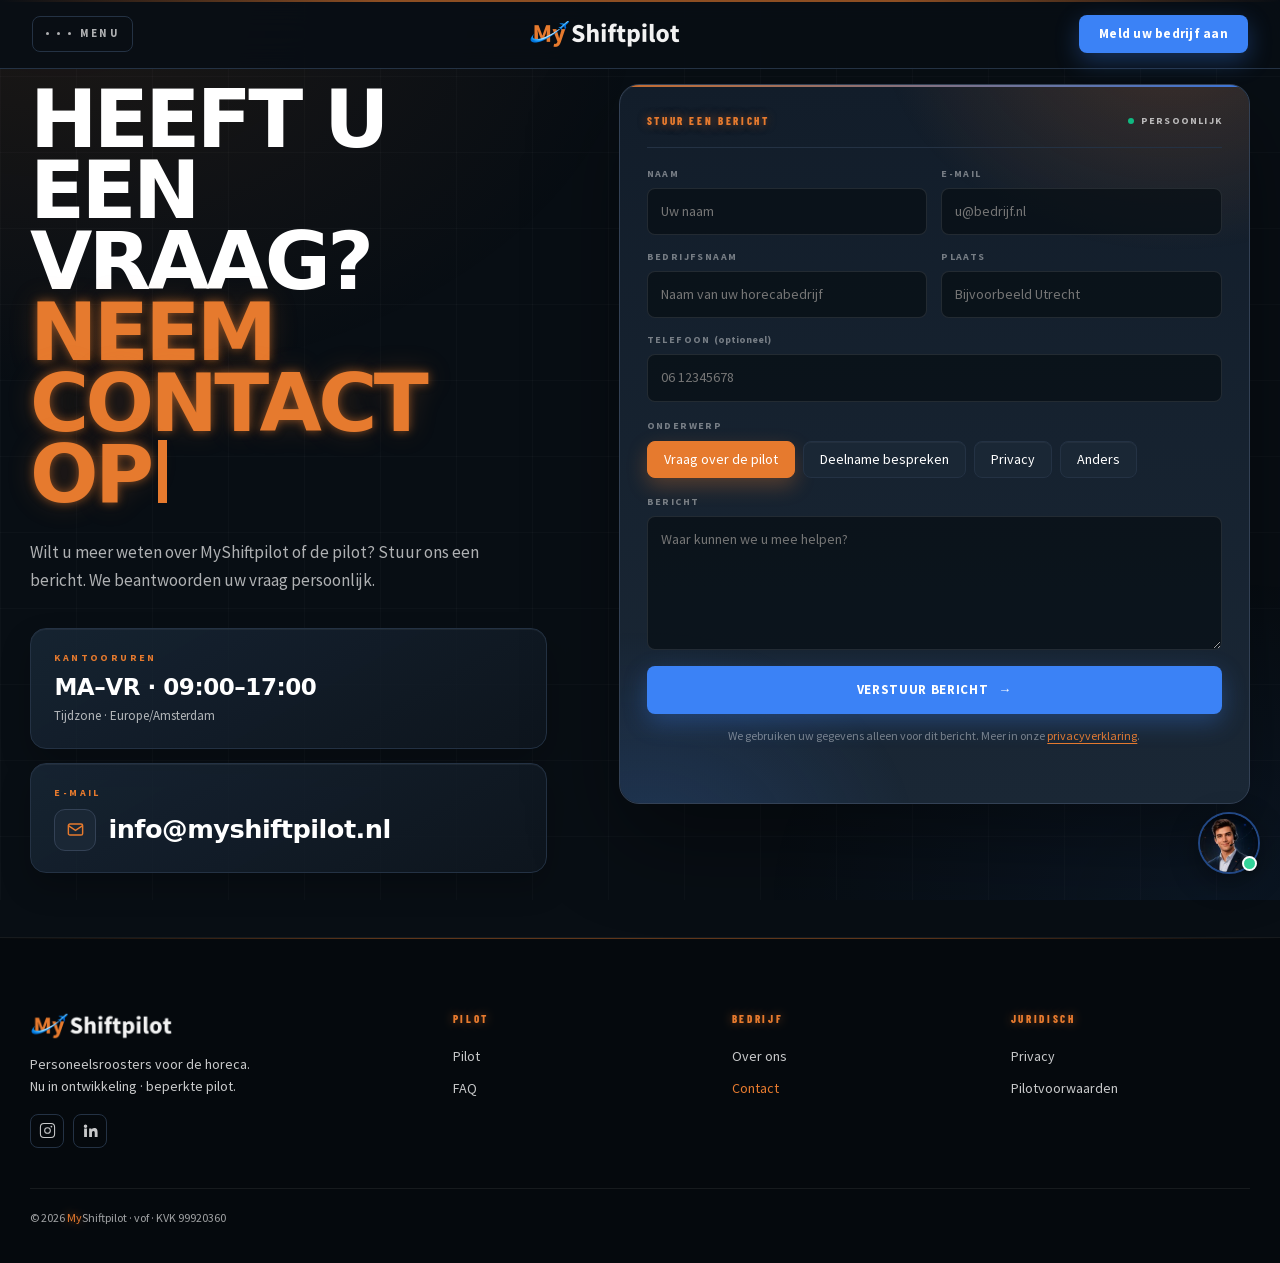
<file: contact.html>
<!DOCTYPE html>
<html lang="nl">
<head>
  <meta charset="UTF-8">
    <meta http-equiv="Content-Security-Policy" content="default-src 'self'; base-uri 'self'; object-src 'none'; script-src 'self' 'sha256-4ot6tgGVaFggzy6R1xiCyriFG2hC+oCAVy806ybrD44=' 'sha256-72wBIapySih+0ZVlQFdwossFdZnpZLkavfp4aERXt2E='; script-src-attr 'unsafe-hashes'; style-src 'self' 'unsafe-inline'; img-src 'self' data:; font-src 'self'; connect-src 'self' https://api.myshiftpilot.nl https://api.pdok.nl; form-action 'self'">
    <meta name="myshiftpilot-api-base" content="https://api.myshiftpilot.nl">
<meta name="viewport" content="width=device-width,initial-scale=1">
  <meta name="theme-color" content="#080e14">
  <meta name="description" content="Vragen over personeelsroosters, roosterplanning of de besloten pilot van MyShiftpilot? Mail info@myshiftpilot.nl of gebruik het contactformulier.">
  <link rel="canonical" href="https://myshiftpilot.nl/contact.html">
  <meta name="robots" content="index, follow, max-image-preview:large">
  <meta property="og:type" content="website">
  <meta property="og:site_name" content="MyShiftpilot">
  <meta property="og:locale" content="nl_NL">
  <meta property="og:url" content="https://myshiftpilot.nl/contact.html">
  <meta property="og:title" content="Contact — MyShiftpilot roostersoftware voor de horeca">
  <meta property="og:description" content="Vragen over personeelsroosters, roosterplanning of de besloten pilot van MyShiftpilot? Mail info@myshiftpilot.nl of gebruik het contactformulier.">
  <meta property="og:image" content="https://myshiftpilot.nl/assets/img/og-myshiftpilot.png">
  <meta property="og:image:type" content="image/png">
  <meta property="og:image:width" content="1200">
  <meta property="og:image:height" content="630">
  <meta property="og:image:alt" content="MyShiftpilot — personeelsroosters voor de horeca">
  <meta name="twitter:card" content="summary_large_image">
  <meta name="twitter:title" content="Contact — MyShiftpilot roostersoftware voor de horeca">
  <meta name="twitter:description" content="Vragen over personeelsroosters, roosterplanning of de besloten pilot van MyShiftpilot? Mail info@myshiftpilot.nl of gebruik het contactformulier.">
  <meta name="twitter:image" content="https://myshiftpilot.nl/assets/img/og-myshiftpilot.png">
  <meta name="twitter:image:alt" content="MyShiftpilot — personeelsroosters voor de horeca">
  <link rel="icon" href="favicon.ico" sizes="32x32">
  <link rel="icon" type="image/png" sizes="96x96" href="assets/icons/favicon-96.png">
  <link rel="apple-touch-icon" sizes="180x180" href="assets/icons/apple-touch-icon.png">
  <link rel="manifest" href="site.webmanifest">
<script type="application/ld+json">
{
  "@context": "https://schema.org",
  "@graph": [
    {
      "@type": "ContactPage",
      "@id": "https://myshiftpilot.nl/contact.html#webpage",
      "url": "https://myshiftpilot.nl/contact.html",
      "name": "Contact — MyShiftpilot roostersoftware voor de horeca",
      "description": "Vragen over personeelsroosters, roosterplanning of de besloten pilot van MyShiftpilot? Mail info@myshiftpilot.nl of gebruik het contactformulier.",
      "inLanguage": "nl-NL",
      "isPartOf": {
        "@id": "https://myshiftpilot.nl/#website"
      },
      "about": {
        "@id": "https://myshiftpilot.nl/#organisatie"
      },
      "primaryImageOfPage": {
        "@id": "https://myshiftpilot.nl/#ogimage"
      },
      "breadcrumb": {
        "@id": "https://myshiftpilot.nl/contact.html#kruimelpad"
      }
    },
    {
      "@type": "BreadcrumbList",
      "@id": "https://myshiftpilot.nl/contact.html#kruimelpad",
      "itemListElement": [
        {
          "@type": "ListItem",
          "position": 1,
          "name": "Home",
          "item": "https://myshiftpilot.nl/"
        },
        {
          "@type": "ListItem",
          "position": 2,
          "name": "Contact",
          "item": "https://myshiftpilot.nl/contact.html"
        }
      ]
    }
  ]
}
</script>
  <title>Contact — MyShiftpilot roostersoftware voor de horeca</title>
  <link rel="stylesheet" href="assets/css/pilot.css?v=20260812b">
  <link rel="stylesheet" href="assets/css/pilot-victor.css?v=20260817r">
  <style>
  /* De contactopbouw volgt de hoofdsite: links de introductie en contactkaarten,
     rechts het brede berichtformulier. */
  .contact-page .page-hero{display:block;min-height:100svh;padding:84px 0 64px}.contact-page .contact-grid{display:grid;grid-template-columns:minmax(0,.9fr) minmax(0,1.1fr);gap:clamp(42px,6vw,72px);align-items:start;width:100%}.contact-page .contact-left{min-width:0}.contact-page .pg-eyebrow{margin-bottom:28px}.contact-page .pg-h1{font-size:clamp(44px,4.6vw,72px);margin-bottom:18px}.contact-page .hero-copy{max-width:560px;margin-bottom:clamp(24px,3.4svh,34px);line-height:1.65}.contact-page .contact-info-stack{display:grid;gap:12px}.contact-page .contact-info-card{min-height:0;padding:clamp(14px,2svh,20px);border:1px solid var(--line);border-radius:14px;background:var(--panel);box-shadow:0 16px 32px rgba(0,0,0,.16);transition:background .3s var(--e),border-color .3s var(--e),transform .3s var(--e)}.contact-page .contact-info-card:hover{border-color:var(--orange);background:var(--orange);transform:translateY(-2px)}.contact-page .contact-info-label{display:block;margin-bottom:8px;color:var(--orange);font-size:10px;font-weight:800;letter-spacing:.24em;text-transform:uppercase}.contact-page .contact-info-value{display:block;font-family:'Arial Narrow','Impact',ui-sans-serif,system-ui,sans-serif;font-size:clamp(22px,2.4vw,30px);font-weight:900;line-height:1;letter-spacing:-.02em}.contact-page .contact-info-meta{margin-top:10px;color:var(--muted);font-size:13px;line-height:1.5}.contact-page .contact-info-card:hover .contact-info-label,.contact-page .contact-info-card:hover .contact-info-meta,.contact-page .contact-info-card:hover .contact-info-card a{color:var(--white)}.contact-page .contact-info-card a{color:var(--white);overflow-wrap:anywhere;text-decoration:none}.contact-page .contact-form-card{position:relative;min-width:0;padding:clamp(22px,3svh,30px);overflow:hidden;border-color:var(--ls);border-radius:20px;background:linear-gradient(180deg,var(--navy2),var(--navy3));box-shadow:0 35px 90px rgba(0,0,0,.38)}.contact-page .contact-form-card::before{content:'';position:absolute;top:0;right:0;left:0;height:2px;background:linear-gradient(90deg,var(--orange),var(--blue));z-index:1}.contact-page .contact-form-card::after{content:'';position:absolute;top:-60px;right:-60px;width:340px;height:340px;border-radius:50%;background:radial-gradient(circle,var(--orange-soft),transparent 70%);filter:blur(60px);opacity:.5;pointer-events:none}.contact-page .contact-form-card>*{position:relative;z-index:1}.contact-page .contact-form-head{padding-bottom:18px;margin-bottom:18px;border-bottom:1px solid var(--line)}.contact-page .contact-form-note{display:none}.contact-page .contact-subject-option.active{border-color:var(--orange);background:var(--orange);color:var(--white)}.contact-page .contact-submit{margin-top:16px}@media(max-width:900px){.contact-page .page-hero{padding-block:84px 56px}.contact-page .contact-grid{grid-template-columns:1fr;gap:40px}.contact-page .contact-info-stack{grid-template-columns:repeat(2,minmax(0,1fr))}}@media(max-width:700px){.contact-page .page-hero{padding-block:88px 44px}.contact-page .contact-info-stack{grid-template-columns:1fr}.contact-page .contact-form-card{padding:22px}.contact-page .pg-h1{font-size:clamp(42px,12vw,62px)}}
  .contact-page .pg-h1{font-family:'Arial Narrow','Impact',ui-sans-serif,system-ui,sans-serif;font-size:clamp(50px,6.3vw,88px);font-style:normal;font-weight:900;line-height:.88;letter-spacing:-.045em}.contact-page .pg-h1 em{font-style:normal;color:var(--orange)}.contact-page .hero-copy{max-width:490px;margin-bottom:34px}.contact-page .contact-email-line{display:flex;align-items:center;gap:12px;min-width:0}.contact-page .contact-email-icon{display:grid;flex:0 0 auto;width:42px;height:42px;place-items:center;border:1px solid var(--ls);border-radius:11px;background:var(--navy3);color:var(--orange)}.contact-page .contact-email-icon svg{width:19px;height:19px}.contact-page .contact-email-line .contact-info-value{min-width:0;font-size:clamp(20px,2vw,27px)}.contact-page .contact-info-card:first-child .contact-info-value{font-size:clamp(20px,1.8vw,24px);line-height:1.15}.contact-page .contact-info-card:first-child .contact-info-meta{margin-top:6px}@media(max-width:700px){.contact-page .pg-h1{font-size:clamp(44px,13.5vw,60px)}}

  /* ── Blokvormgeving contact ────────────────────────────────────────────────
     Eén glow-recept voor de kaarten links en het formulierblok rechts. De
     kaarten volgen nu dezelfde hover als de kaarten op de andere pagina's
     (oranje rand + lift + glow, zie pilot-system.css) in plaats van een
     volvlak oranje. `--e`/`--eo` staan hier omdat contact.html — anders dan
     about/privacy/terms — geen eigen tokenblok heeft; zonder definitie viel
     elke transition op deze pagina stil. */
  .contact-page{--e:cubic-bezier(.25,.1,.25,1);--eo:cubic-bezier(.16,1,.3,1)}

  .contact-page .contact-info-stack{gap:14px}
  .contact-page .contact-info-card{position:relative;isolation:isolate;display:flex;flex-direction:column;justify-content:center;min-height:104px;overflow:hidden;padding:clamp(18px,2.4svh,24px) clamp(18px,2.4svh,24px) clamp(18px,2.4svh,24px) clamp(22px,2.6svh,28px);border:1px solid var(--line);border-radius:16px;background:linear-gradient(150deg,rgba(26,41,57,.78),rgba(15,23,32,.82));box-shadow:inset 0 1px 0 rgba(255,255,255,.05),0 14px 30px rgba(0,0,0,.22);transition:border-color .32s var(--eo),box-shadow .32s var(--eo),transform .32s var(--eo)}
  /* Zachte oranje glow in het blok; ligt stil tot hover of toetsenbordfocus. */
  .contact-page .contact-info-card::before{content:'';position:absolute;top:-70px;right:-70px;z-index:-1;width:230px;height:230px;border-radius:50%;background:radial-gradient(circle,rgba(230,122,46,.5),transparent 68%);filter:blur(46px);opacity:0;pointer-events:none;transition:opacity .38s var(--eo)}
  /* Accentrail links: groeit open en markeert welk blok actief is. */
  .contact-page .contact-info-card::after{content:'';position:absolute;top:14px;bottom:14px;left:0;width:2px;border-radius:0 2px 2px 0;background:linear-gradient(180deg,var(--orange),var(--blue));transform:scaleY(0);transform-origin:top;pointer-events:none;transition:transform .38s var(--eo)}
  .contact-page .contact-info-card:hover,.contact-page .contact-info-card:focus-within{border-color:rgba(230,122,46,.42);background:linear-gradient(150deg,rgba(31,48,66,.82),rgba(15,23,32,.84));transform:translateY(-3px);box-shadow:inset 0 1px 0 rgba(255,255,255,.07),0 22px 48px rgba(0,0,0,.34),0 0 0 1px rgba(230,122,46,.14)}
  .contact-page .contact-info-card:hover::before,.contact-page .contact-info-card:focus-within::before{opacity:.55}
  .contact-page .contact-info-card:hover::after,.contact-page .contact-info-card:focus-within::after{transform:scaleY(1)}
  /* De waarde blijft wit leesbaar; alleen label en meta lichten mee op. */
  .contact-page .contact-info-label,.contact-page .contact-info-meta{transition:color .32s var(--eo)}
  .contact-page .contact-info-card:hover .contact-info-label,.contact-page .contact-info-card:focus-within .contact-info-label{color:var(--orange)}
  .contact-page .contact-info-card:hover .contact-info-meta,.contact-page .contact-info-card:focus-within .contact-info-meta{color:var(--muted)}
  .contact-page .contact-info-card a{text-decoration-color:rgba(230,122,46,.55);text-underline-offset:4px}
  .contact-page .contact-info-card a:hover,.contact-page .contact-info-card a:focus-visible{text-decoration:underline}
  .contact-page .contact-email-icon{transition:border-color .32s var(--eo),background .32s var(--eo),box-shadow .32s var(--eo),transform .32s var(--eo)}
  .contact-page .contact-info-card:hover .contact-email-icon,.contact-page .contact-info-card:focus-within .contact-email-icon{border-color:rgba(230,122,46,.55);background:var(--orange-soft);transform:translateY(-1px);box-shadow:0 0 0 4px rgba(230,122,46,.08),0 8px 20px rgba(230,122,46,.22)}

  /* Formulierblok: twee rustige radialen in plaats van één blurred blob, plus
     een focus-within-staat zodat zichtbaar is dat je in het blok typt. */
  .contact-page .contact-form-card{box-shadow:inset 0 1px 0 rgba(255,255,255,.06),0 35px 90px rgba(0,0,0,.38);transition:border-color .35s var(--eo),box-shadow .35s var(--eo)}
  .contact-page .contact-form-card::before{opacity:.85;transition:opacity .35s var(--eo),box-shadow .35s var(--eo)}
  .contact-page .contact-form-card::after{inset:0;width:auto;height:auto;border-radius:inherit;background:radial-gradient(420px 320px at 88% -8%,rgba(230,122,46,.22),transparent 70%),radial-gradient(380px 300px at 4% 106%,rgba(59,130,246,.16),transparent 72%);filter:none;opacity:1;transition:background .35s var(--eo)}
  .contact-page .contact-form-card:focus-within{border-color:rgba(230,122,46,.34);box-shadow:inset 0 1px 0 rgba(255,255,255,.08),0 35px 90px rgba(0,0,0,.44),0 0 0 1px rgba(230,122,46,.12)}
  .contact-page .contact-form-card:focus-within::before{opacity:1;box-shadow:0 0 18px rgba(230,122,46,.45)}

  .contact-page .field input,.contact-page .field textarea{background:rgba(8,14,20,.72);border-color:rgba(255,255,255,.1);transition:border-color .22s var(--e),background .22s var(--e),box-shadow .22s var(--e)}
  .contact-page .field input:hover,.contact-page .field textarea:hover{border-color:rgba(255,255,255,.2);background:rgba(8,14,20,.85)}
  .contact-page .field input:focus,.contact-page .field textarea:focus{border-color:var(--orange);background:rgba(8,14,20,.94);box-shadow:0 0 0 3px rgba(230,122,46,.16),0 0 22px rgba(230,122,46,.12)}

  /* Hover en selectie waren allebei volvlak oranje; nu is te zien welk
     onderwerp gekozen is terwijl je over de andere chips beweegt. */
  .contact-page .contact-subject-option{transition:border-color .22s var(--e),background .22s var(--e),color .22s var(--e),box-shadow .22s var(--e),transform .22s var(--e)}
  .contact-page .contact-subject-option:hover{border-color:rgba(230,122,46,.45);box-shadow:0 0 18px rgba(230,122,46,.18)}
  .contact-page .contact-subject-option.active{border-color:var(--orange);background:var(--orange);color:var(--white);box-shadow:0 8px 20px rgba(230,122,46,.3)}
  .contact-page .contact-subject-option.active:hover{border-color:#d56a1e;background:#d56a1e;color:var(--white)}

  /* Bevestiging krijgt hetzelfde bloklicht, maar dan groen. */
  .contact-page .contact-form-card.success{border-color:rgba(16,185,129,.45);box-shadow:inset 0 1px 0 rgba(255,255,255,.06),0 35px 90px rgba(0,0,0,.4),0 0 0 1px rgba(16,185,129,.18)}
  .contact-page .contact-form-card.success::before{background:linear-gradient(90deg,var(--green),var(--blue))}
  .contact-page .contact-form-card.success::after{background:radial-gradient(420px 320px at 88% -8%,rgba(16,185,129,.18),transparent 70%),radial-gradient(380px 300px at 4% 106%,rgba(59,130,246,.14),transparent 72%)}
  .contact-page .contact-success .success-mark{box-shadow:0 0 0 8px rgba(16,185,129,.12),0 14px 34px rgba(16,185,129,.3)}

  @media(prefers-reduced-motion:reduce){
    .contact-page .contact-info-card:hover,.contact-page .contact-info-card:focus-within,.contact-page .contact-subject-option:hover,.contact-page .contact-info-card:hover .contact-email-icon,.contact-page .contact-info-card:focus-within .contact-email-icon{transform:none}
    .contact-page .contact-info-card::after{transition:none}
  }
  </style>
  <link rel="stylesheet" href="assets/css/pilot-system.css?v=20260817j">
</head>
<body>
  <div id="scroll-progress"></div>
  <a class="skip-link" href="#main-content">Ga direct naar de inhoud</a>
  <header class="hdr">
    <div class="hdr-inner">
      <button class="menu" id="menu-btn" aria-label="Open menu" aria-expanded="false" aria-controls="nav-panel"><span class="menu-dot"></span><span class="menu-dot"></span><span class="menu-dot"></span><span class="menu-txt">Menu</span></button>
      <a href="/" class="brand-logo" aria-label="MyShiftpilot home"><img src="assets/img/logoMyShiftpilot_v5.png" alt="MyShiftpilot" class="logo-img"></a>
      <a href="/#pilot-aanvraag" class="login-btn">Meld uw bedrijf aan</a>
    </div>
    <nav class="nav-panel" id="nav-panel" aria-label="Hoofdmenu" aria-hidden="true">
      <a href="/" class="np-link"><span class="np-num">01</span><span>Home</span></a>
      <a href="pilot.html" class="np-link"><span class="np-num">02</span><span>Pilot</span></a>
      <a href="faq.html" class="np-link"><span class="np-num">03</span><span>FAQ</span></a>
      <a href="about.html" class="np-link"><span class="np-num">04</span><span>Over ons</span></a>
      <a href="contact.html" class="np-link" aria-current="page"><span class="np-num">05</span><span>Contact</span></a>
      <a href="privacy.html" class="np-link"><span class="np-num">06</span><span>Privacy</span></a>
      <a href="terms.html" class="np-link"><span class="np-num">07</span><span>Pilotvoorwaarden</span></a>
    </nav>
  </header>

  <main id="main-content" class="contact-page">
    <section class="hero page-hero">
      <div class="contact-grid">
        <section class="contact-left">
          <h1 class="pg-h1">Heeft u een vraag?<br><em>Neem contact op</em></h1>
          <p class="hero-copy">Wilt u meer weten over MyShiftpilot of de pilot? Stuur ons een bericht. We beantwoorden uw vraag persoonlijk.</p>
          <aside class="contact-info-stack" aria-label="Contactgegevens">
            <article class="contact-info-card"><span class="contact-info-label">Kantooruren</span><strong class="contact-info-value">MA–VR · 09:00–17:00</strong><p class="contact-info-meta">Tijdzone · Europe/Amsterdam</p></article>
            <article class="contact-info-card"><span class="contact-info-label">E-mail</span><span class="contact-email-line"><span class="contact-email-icon" aria-hidden="true"><svg viewBox="0 0 24 24" fill="none" stroke="currentColor" stroke-width="1.8"><rect x="3" y="5" width="18" height="14" rx="2"/><path d="m3 7 9 6 9-6"/></svg></span><strong class="contact-info-value"><a href="mailto:info@myshiftpilot.nl">info@myshiftpilot.nl</a></strong></span></article>
          </aside>
        </section>
        <section class="contact-form-card" id="contact-form-card" aria-labelledby="contact-form-title">
          <div class="contact-form-head"><span class="card-label" id="contact-form-title">Stuur een bericht</span><span class="card-status">Persoonlijk</span></div>
          <p class="contact-form-note">Een korte vraag is genoeg. Wilt u uw bedrijf direct aanmelden voor de pilot, gebruik dan het pilotaanvraagformulier.</p>
          <form class="contact-form" id="contact-form" method="post">
            <div class="contact-form-grid">
              <label class="field"><span>Naam</span><input type="text" name="name" autocomplete="name" minlength="2" maxlength="120" required placeholder="Uw naam"></label>
              <label class="field"><span>E-mail</span><input type="email" name="email" autocomplete="email" maxlength="190" required placeholder="u@bedrijf.nl"></label>
              <label class="field"><span>Bedrijfsnaam <small data-contact-context-optional hidden>(optioneel)</small></span><input type="text" name="company" autocomplete="organization" minlength="2" maxlength="160" required placeholder="Naam van uw horecabedrijf"></label>
              <label class="field"><span>Plaats <small data-contact-context-optional hidden>(optioneel)</small></span><input type="text" name="location" autocomplete="address-level2" minlength="2" maxlength="120" required placeholder="Bijvoorbeeld Utrecht"></label>
              <label class="field field-wide"><span>Telefoon <small>(optioneel)</small></span><input type="tel" name="phone" autocomplete="tel" minlength="6" maxlength="40" placeholder="06 12345678"></label>
            </div>
            <div class="contact-subject"><span id="contact-subject-label">Onderwerp</span><div class="contact-subject-options" id="contact-subject-options" role="radiogroup" aria-labelledby="contact-subject-label"><button type="button" role="radio" aria-checked="true" tabindex="0" class="contact-subject-option active">Vraag over de pilot</button><button type="button" role="radio" aria-checked="false" tabindex="-1" class="contact-subject-option">Deelname bespreken</button><button type="button" role="radio" aria-checked="false" tabindex="-1" class="contact-subject-option">Privacy</button><button type="button" role="radio" aria-checked="false" tabindex="-1" class="contact-subject-option">Anders</button></div><input type="hidden" name="subject" value="Vraag over de pilot" id="contact-subject-value"></div>
            <label class="field field-wide"><span>Bericht</span><textarea name="message" rows="5" minlength="8" maxlength="2000" required placeholder="Waar kunnen we u mee helpen?"></textarea></label>
            <button type="button" class="button button-primary contact-submit"><span>Verstuur bericht</span><span aria-hidden="true">→</span></button>
            <p class="contact-privacy">We gebruiken uw gegevens alleen voor dit bericht. Meer in onze <a href="privacy.html">privacyverklaring</a>.</p>
            <p class="contact-status" id="contact-status" role="alert" aria-live="polite"></p>
          </form>
          <div class="contact-success" id="contact-success" role="status" aria-live="polite" tabindex="-1" hidden><span class="success-mark">✓</span><h2>Bericht ontvangen</h2><p>Bedankt voor uw bericht. We nemen persoonlijk contact met u op.</p></div>
          <noscript><p class="contact-status">Zonder JavaScript kunt u dit formulier niet versturen. Mail ons via <a href="mailto:info@myshiftpilot.nl">info@myshiftpilot.nl</a>.</p></noscript>
        </section>
      </div>
    </section>

  </main>

  <footer class="ftr">
    <div class="ftr-grid">
      <div class="ftr-brand"><img src="assets/img/logoMyShiftpilot_v5.png" alt="MyShiftpilot" class="ftr-logo-img"><p class="ftr-tag">Personeelsroosters voor de horeca.<br>Nu in ontwikkeling · beperkte pilot.</p><div class="ftr-socials"><a href="https://instagram.com/myshiftpilot" target="_blank" rel="noopener" aria-label="Instagram"><svg width="17" height="17" viewBox="0 0 24 24" fill="none" stroke="currentColor" stroke-width="1.5"><rect x="2" y="2" width="20" height="20" rx="5"/><circle cx="12" cy="12" r="4"/><circle cx="17.5" cy="6.5" r=".5" fill="currentColor"/></svg></a><a href="https://linkedin.com/company/myshiftpilot" target="_blank" rel="noopener" aria-label="LinkedIn"><svg width="17" height="17" viewBox="0 0 24 24" fill="currentColor"><path d="M4.98 3.5a2.5 2.5 0 1 1 0 5 2.5 2.5 0 0 1 0-5ZM3 9h4v12H3V9Zm6.5 0h3.83v1.64h.06c.53-1 1.84-2.06 3.79-2.06 4.05 0 4.8 2.67 4.8 6.13V21h-4v-5.44c0-1.3-.02-2.97-1.81-2.97-1.81 0-2.09 1.42-2.09 2.88V21h-4V9Z"/></svg></a></div></div>
      <div class="ftr-col"><div class="ftr-h">Pilot</div><a href="pilot.html">Pilot</a><a href="faq.html">FAQ</a></div>
      <div class="ftr-col"><div class="ftr-h">Bedrijf</div><a href="about.html">Over ons</a><a href="contact.html" aria-current="page">Contact</a></div>
      <div class="ftr-col"><div class="ftr-h">Juridisch</div><a href="privacy.html">Privacy</a><a href="terms.html">Pilotvoorwaarden</a></div>
    </div>
    <div class="ftr-bottom"><div>© 2026 <span class="accent">My</span>Shiftpilot · vof · KVK 99920360</div></div>
  </footer>
  <script src="assets/js/pilot-shell.js?v=20260812a"></script>
  <script src="assets/js/pilot-victor.js?v=20260817h"></script>
  <script>
    (() => {
      const form = document.getElementById('contact-form');
      if (!form) return;
      const card = document.getElementById('contact-form-card');
      const status = document.getElementById('contact-status');
      const success = document.getElementById('contact-success');
      const subjectOptions = document.getElementById('contact-subject-options');
      const subjectValue = document.getElementById('contact-subject-value');
      const apiBase = String(document.querySelector('meta[name="myshiftpilot-api-base"]')?.getAttribute('content') || '').replace(/\/$/, '');
      const submitButton = form.querySelector('.contact-submit');
      const submitLabel = submitButton.querySelector('span');
      const formControls = Array.from(form.querySelectorAll('input:not([type="hidden"]), textarea'));
      const contextControls = ['company', 'location'].map((name) => form.elements.namedItem(name));
      const contextOptionalLabels = Array.from(form.querySelectorAll('[data-contact-context-optional]'));

      const validationMessageFor = (control) => {
        const value = String(control.value || '').trim();
        if (control.required && !value) {
          return ({
            name: 'Vul uw naam in.',
            email: 'Vul uw e-mailadres in.',
            company: 'Vul uw bedrijfsnaam in.',
            location: 'Vul uw plaats in.',
            message: 'Vul uw bericht in.',
          })[control.name] || 'Vul dit veld in.';
        }
        if (value && control.minLength > 0 && value.length < control.minLength) return `Vul minimaal ${control.minLength} tekens in.`;
        if (control.validity.typeMismatch && control.name === 'email') return 'Vul een geldig e-mailadres in.';
        return '';
      };

      const validateControl = (control) => {
        control.setCustomValidity('');
        control.setCustomValidity(validationMessageFor(control));
        return control.checkValidity();
      };

      const normalizeAndValidate = () => {
        formControls.forEach((control) => { control.value = String(control.value || '').trim(); });
        formControls.forEach(validateControl);
        const invalidControl = formControls.find((control) => !control.checkValidity());
        if (!invalidControl) return true;
        invalidControl.reportValidity();
        invalidControl.focus();
        return false;
      };

      formControls.forEach((control) => {
        control.addEventListener('input', () => control.setCustomValidity(''));
        control.addEventListener('change', () => {
          control.value = String(control.value || '').trim();
          validateControl(control);
        });
        control.addEventListener('invalid', () => {
          control.value = String(control.value || '').trim();
          validateControl(control);
        });
      });

      const honeypot = document.createElement('input');
      honeypot.name = 'website';
      honeypot.type = 'text';
      honeypot.autocomplete = 'off';
      honeypot.tabIndex = -1;
      honeypot.setAttribute('aria-hidden', 'true');
      honeypot.className = 'form-honeypot';
      form.appendChild(honeypot);

      const subjectButtons = Array.from(subjectOptions.querySelectorAll('.contact-subject-option'));
      const updateContextRequirements = (subject) => {
        const required = subject !== 'Privacy' && subject !== 'Anders';
        contextControls.forEach((control) => {
          control.required = required;
          if (!required) control.setCustomValidity('');
        });
        contextOptionalLabels.forEach((label) => { label.hidden = required; });
      };
      const selectSubject = (option, focus) => {
        subjectButtons.forEach((button) => {
          const selected = button === option;
          button.classList.toggle('active', selected);
          button.setAttribute('aria-checked', String(selected));
          button.tabIndex = selected ? 0 : -1;
        });
        subjectValue.value = option.textContent.trim();
        updateContextRequirements(subjectValue.value);
        if (focus) option.focus();
      };

      subjectOptions.addEventListener('click', (event) => {
        const option = event.target.closest('.contact-subject-option');
        if (option) selectSubject(option, false);
      });
      subjectOptions.addEventListener('keydown', (event) => {
        if (!['ArrowLeft', 'ArrowRight', 'ArrowUp', 'ArrowDown', 'Home', 'End'].includes(event.key)) return;
        event.preventDefault();
        const currentIndex = Math.max(0, subjectButtons.indexOf(event.target.closest('.contact-subject-option')));
        const nextIndex = event.key === 'Home'
          ? 0
          : event.key === 'End'
            ? subjectButtons.length - 1
            : (currentIndex + (event.key === 'ArrowLeft' || event.key === 'ArrowUp' ? -1 : 1) + subjectButtons.length) % subjectButtons.length;
        selectSubject(subjectButtons[nextIndex], true);
      });

      submitButton.type = 'submit';

      form.addEventListener('submit', async (event) => {
        event.preventDefault();
        if (!normalizeAndValidate()) return;
        status.textContent = '';
        submitButton.disabled = true;
        submitLabel.textContent = 'Versturen…';
        const data = new FormData(form);
        const company = String(data.get('company') || '').trim();
        const location = String(data.get('location') || '').trim();
        const payload = {
          name: String(data.get('name') || '').trim(),
          email: String(data.get('email') || '').trim(),
          phone: String(data.get('phone') || '').trim() || undefined,
          subject: String(data.get('subject') || '').trim(),
          message: String(data.get('message') || '').trim(),
          website: String(data.get('website') || '').trim(),
        };
        if (company) payload.company = company;
        if (location) payload.location = location;
        try {
          const response = await fetch(`${apiBase}/api/public/contact`, { method: 'POST', headers: { 'Content-Type': 'application/json' }, body: JSON.stringify(payload) });
          let body = null;
          try {
            body = await response.json();
          } catch (_error) {
            throw new Error('contact_invalid_response');
          }
          if (!response.ok || body.success !== true || body.storageMode !== 'database' || typeof body.id !== 'string' || !body.id.trim()) {
            throw new Error(body && body.error ? body.error : 'contact_submission_not_confirmed');
          }
          form.hidden = true;
          success.hidden = false;
          card.classList.add('success');
          success.focus();
        } catch (_error) {
          status.textContent = 'Uw bericht kon niet worden verzonden. Probeer het opnieuw of mail naar info@myshiftpilot.nl.';
          submitButton.disabled = false;
          submitLabel.textContent = 'Verstuur bericht';
        }
      });
    })();
  </script>
</body>
</html>
</file>
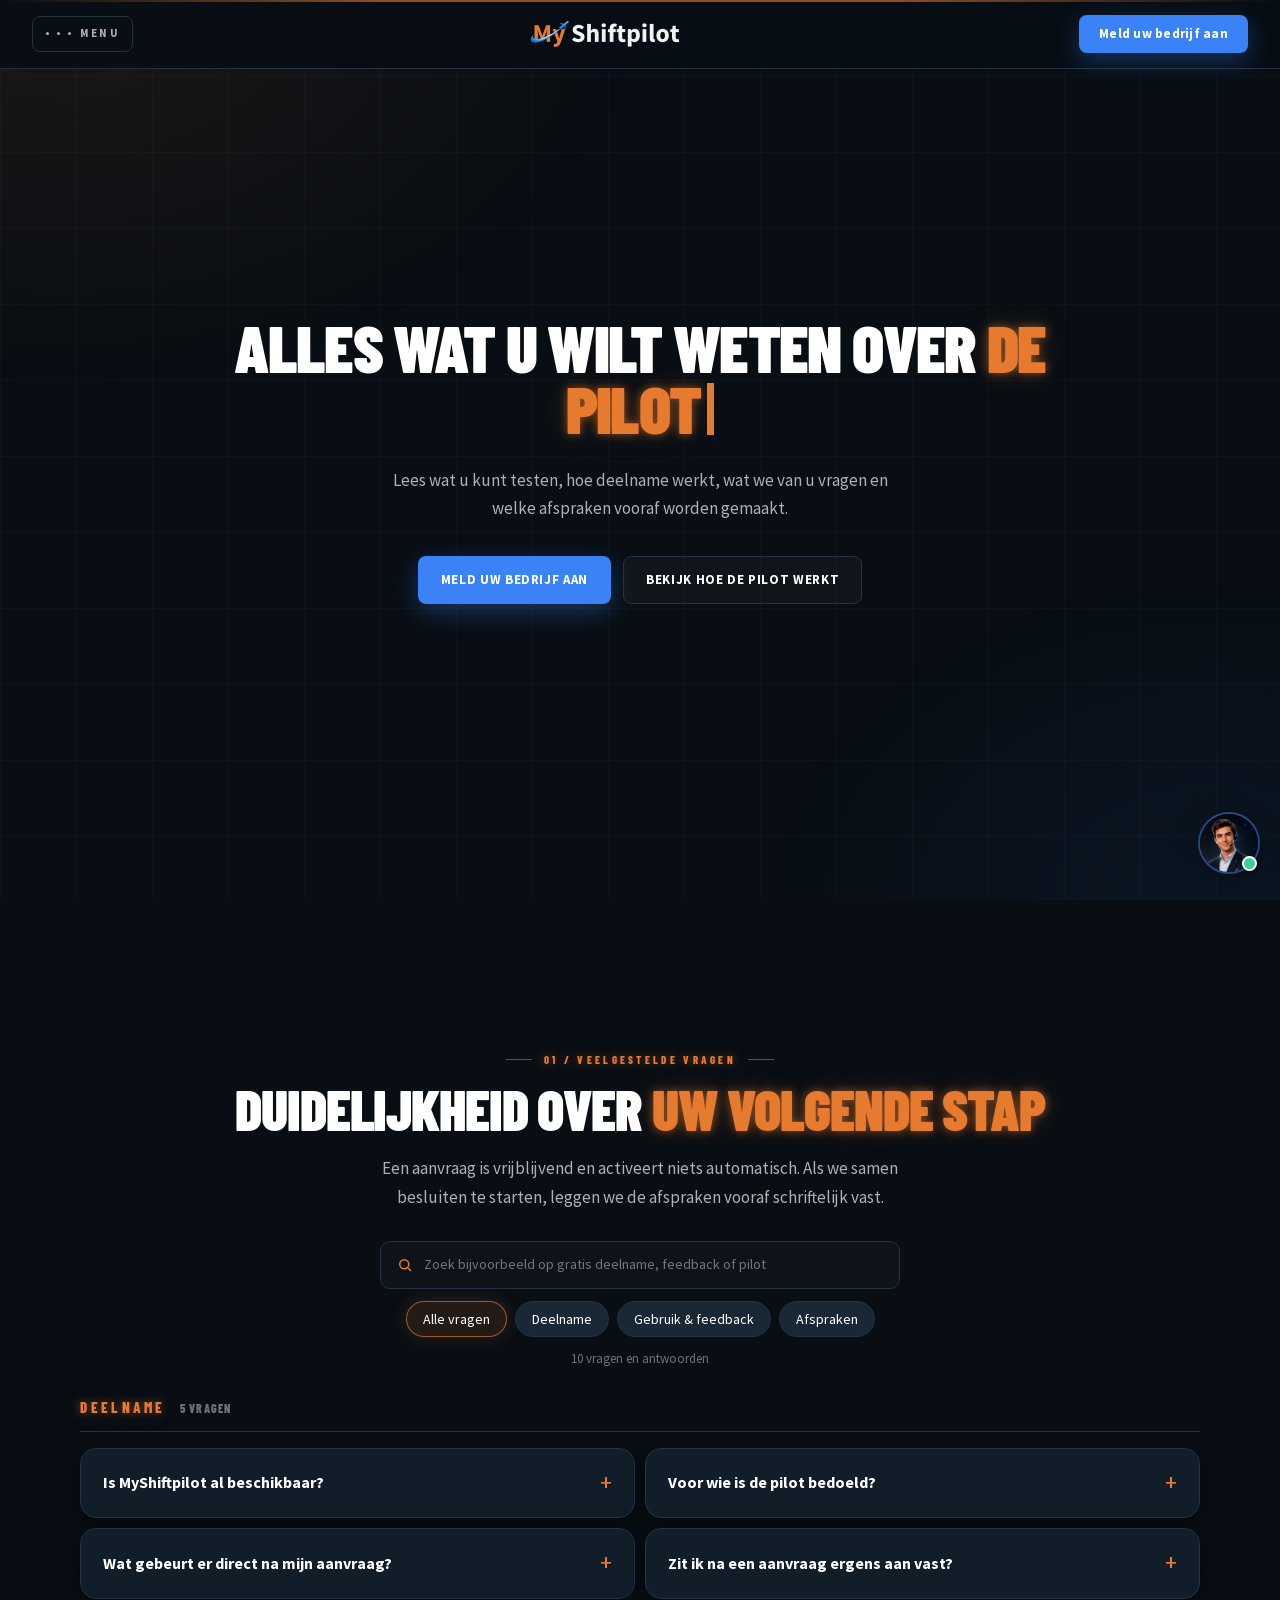
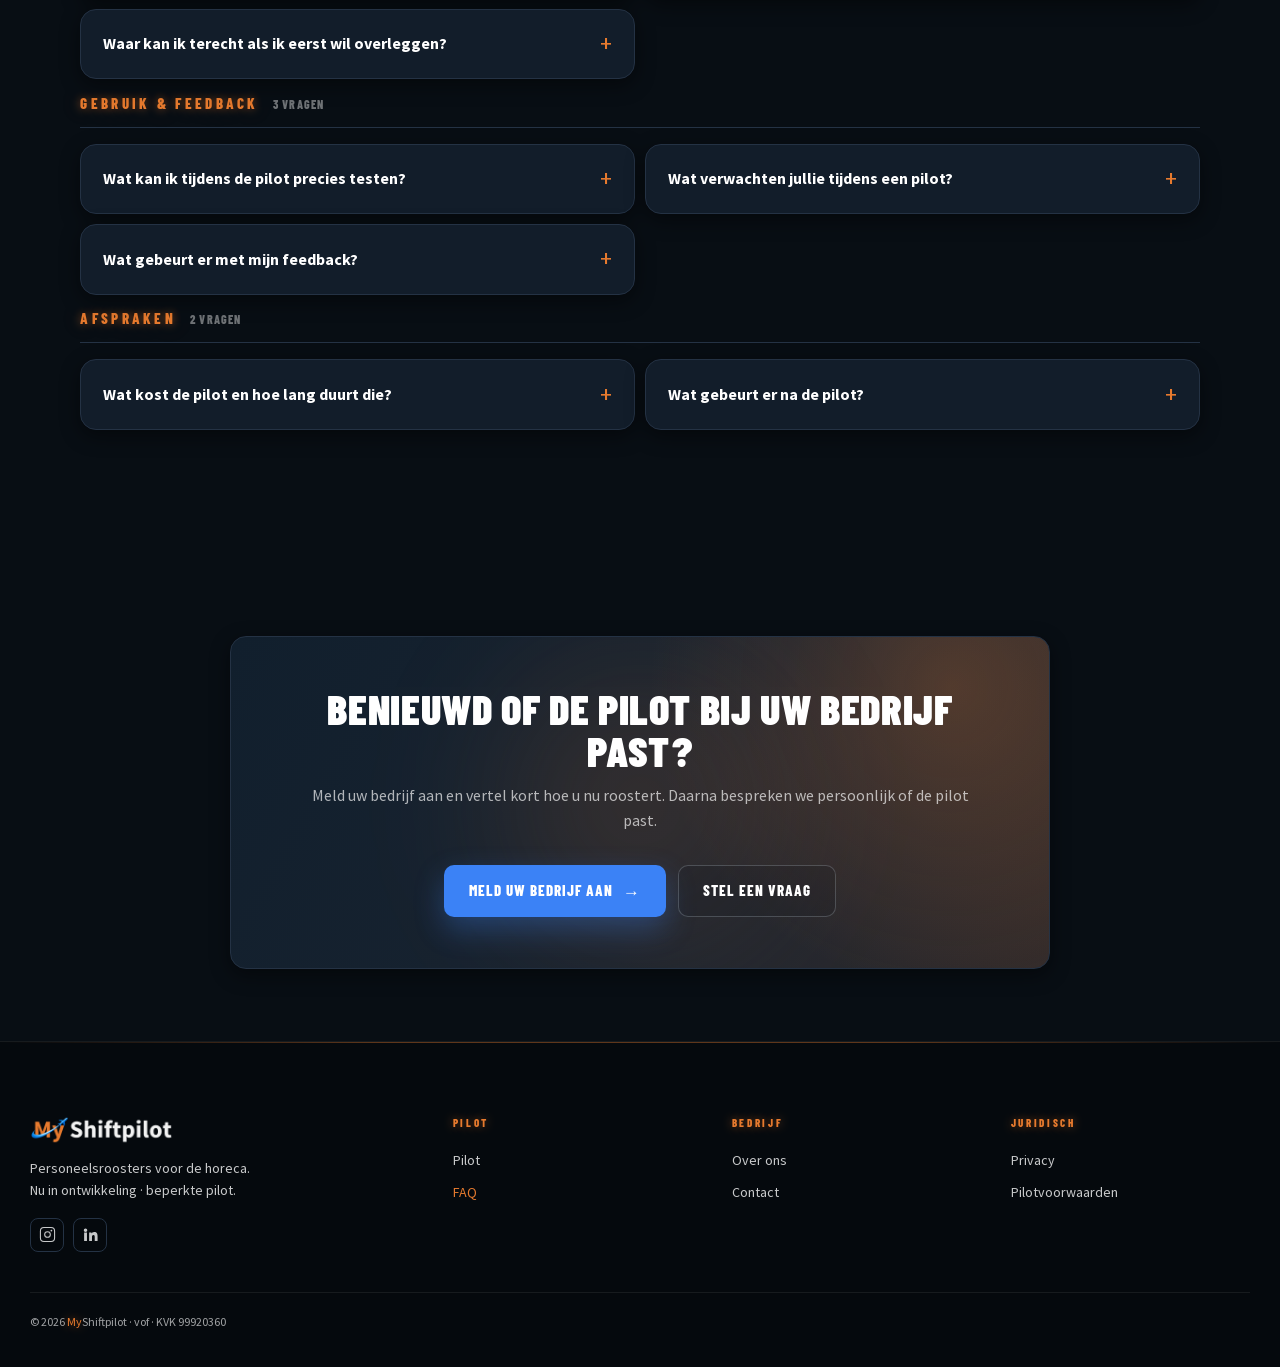
<file: faq.html>
<!DOCTYPE html>
<html lang="nl">
<head>
  <meta charset="UTF-8">
    <meta http-equiv="Content-Security-Policy" content="default-src 'self'; base-uri 'self'; object-src 'none'; script-src 'self' 'sha256-g/7yqvbO6Kn9B+GKw1D9Y0WCn1+Sf6yh8TNFhUom1mk='; script-src-attr 'unsafe-hashes'; style-src 'self' 'unsafe-inline'; img-src 'self' data:; font-src 'self'; connect-src 'self' https://api.myshiftpilot.nl https://api.pdok.nl; form-action 'self'">
    <meta name="myshiftpilot-api-base" content="https://api.myshiftpilot.nl">
<meta name="viewport" content="width=device-width,initial-scale=1">
  <meta name="theme-color" content="#080e14">
  <meta name="description" content="Antwoorden over MyShiftpilot: wat u kunt testen, wat de pilot kost, hoe lang die duurt en hoe u personeelsroosters maakt, wijzigt en deelt.">
  <link rel="canonical" href="https://myshiftpilot.nl/faq.html">
  <meta name="robots" content="index, follow, max-image-preview:large">
  <meta property="og:type" content="website">
  <meta property="og:site_name" content="MyShiftpilot">
  <meta property="og:locale" content="nl_NL">
  <meta property="og:url" content="https://myshiftpilot.nl/faq.html">
  <meta property="og:title" content="Veelgestelde vragen over roosteren en de pilot | MyShiftpilot">
  <meta property="og:description" content="Antwoorden over MyShiftpilot: wat u kunt testen, wat de pilot kost, hoe lang die duurt en hoe u personeelsroosters maakt, wijzigt en deelt.">
  <meta property="og:image" content="https://myshiftpilot.nl/assets/img/og-myshiftpilot.png">
  <meta property="og:image:type" content="image/png">
  <meta property="og:image:width" content="1200">
  <meta property="og:image:height" content="630">
  <meta property="og:image:alt" content="MyShiftpilot — personeelsroosters voor de horeca">
  <meta name="twitter:card" content="summary_large_image">
  <meta name="twitter:title" content="Veelgestelde vragen over roosteren en de pilot | MyShiftpilot">
  <meta name="twitter:description" content="Antwoorden over MyShiftpilot: wat u kunt testen, wat de pilot kost, hoe lang die duurt en hoe u personeelsroosters maakt, wijzigt en deelt.">
  <meta name="twitter:image" content="https://myshiftpilot.nl/assets/img/og-myshiftpilot.png">
  <meta name="twitter:image:alt" content="MyShiftpilot — personeelsroosters voor de horeca">
  <link rel="icon" href="favicon.ico" sizes="32x32">
  <link rel="icon" type="image/png" sizes="96x96" href="assets/icons/favicon-96.png">
  <link rel="apple-touch-icon" sizes="180x180" href="assets/icons/apple-touch-icon.png">
  <link rel="manifest" href="site.webmanifest">
<script type="application/ld+json">
{
  "@context": "https://schema.org",
  "@graph": [
    {
      "@type": "FAQPage",
      "@id": "https://myshiftpilot.nl/faq.html#webpage",
      "url": "https://myshiftpilot.nl/faq.html",
      "name": "Veelgestelde vragen over roosteren en de pilot | MyShiftpilot",
      "description": "Antwoorden over MyShiftpilot: wat u kunt testen, wat de pilot kost, hoe lang die duurt en hoe u personeelsroosters maakt, wijzigt en deelt.",
      "inLanguage": "nl-NL",
      "isPartOf": {
        "@id": "https://myshiftpilot.nl/#website"
      },
      "about": {
        "@id": "https://myshiftpilot.nl/#organisatie"
      },
      "primaryImageOfPage": {
        "@id": "https://myshiftpilot.nl/#ogimage"
      },
      "breadcrumb": {
        "@id": "https://myshiftpilot.nl/faq.html#kruimelpad"
      },
      "mainEntity": [
        {
          "@type": "Question",
          "name": "Is MyShiftpilot al beschikbaar?",
          "acceptedAnswer": {
            "@type": "Answer",
            "text": "MyShiftpilot is nog niet algemeen beschikbaar. We testen de eerste versie met een beperkte groep horecabedrijven die de roosterfuncties in hun eigen praktijk gebruiken."
          }
        },
        {
          "@type": "Question",
          "name": "Voor wie is de pilot bedoeld?",
          "acceptedAnswer": {
            "@type": "Answer",
            "text": "De pilot is bedoeld voor zakelijke horecabedrijven die medewerkers en diensten inroosteren. Ieder horecabedrijf kan een aanvraag doen; daarna bespreken we persoonlijk of de huidige pilotscope en het moment bij u passen."
          }
        },
        {
          "@type": "Question",
          "name": "Wat gebeurt er direct na mijn aanvraag?",
          "acceptedAnswer": {
            "@type": "Answer",
            "text": "We bekijken uw aanvraag en nemen persoonlijk contact op voor een kennismaking. We bespreken hoe u nu roostert, waar u tegenaan loopt en wat u met MyShiftpilot zou willen testen."
          }
        },
        {
          "@type": "Question",
          "name": "Zit ik na een aanvraag ergens aan vast?",
          "acceptedAnswer": {
            "@type": "Answer",
            "text": "Nee. Een aanvraag is geen bestelling. Als u start, is de volledige pilot gratis en is er geen betaalverplichting of automatische verlenging."
          }
        },
        {
          "@type": "Question",
          "name": "Waar kan ik terecht als ik eerst wil overleggen?",
          "acceptedAnswer": {
            "@type": "Answer",
            "text": "Gebruik het contactformulier of mail ons. U kunt eerst persoonlijk bespreken of de pilot interessant is voor uw bedrijf voordat u een aanvraag doet."
          }
        },
        {
          "@type": "Question",
          "name": "Wat kan ik tijdens de pilot precies testen?",
          "acceptedAnswer": {
            "@type": "Answer",
            "text": "De huidige pilotscope bestaat uit personeelsroosters maken, wijzigen en delen. In MyShiftpilot zitten daarnaast onderdelen als beschikbaarheid, verlof, ruilen, klokken en agendakoppeling. Die horen niet automatisch bij iedere pilot; welke functionaliteit voor uw bedrijf wordt geactiveerd, spreken we vooraf af."
          }
        },
        {
          "@type": "Question",
          "name": "Wat verwachten jullie tijdens een pilot?",
          "acceptedAnswer": {
            "@type": "Answer",
            "text": "We vragen u MyShiftpilot daadwerkelijk in uw roosterproces te gebruiken en eerlijk te vertellen wat goed werkt, wat onduidelijk is en wat beter kan. De concrete tijdsinvestering en werkwijze bespreken we vooraf."
          }
        },
        {
          "@type": "Question",
          "name": "Wat gebeurt er met mijn feedback?",
          "acceptedAnswer": {
            "@type": "Answer",
            "text": "Uw feedback helpt ons bepalen welke onderdelen van MyShiftpilot we als volgende verbeteren. We kunnen niet iedere wens direct uitvoeren, maar we bespreken duidelijk welke signalen we meenemen."
          }
        },
        {
          "@type": "Question",
          "name": "Wat kost de pilot en hoe lang duurt die?",
          "acceptedAnswer": {
            "@type": "Answer",
            "text": "De volledige pilot is gratis. Voor de start leggen we schriftelijk vast hoe lang u test en welke roosterfuncties u gebruikt. Er zijn geen betaalgegevens, facturen of automatische verlenging."
          }
        },
        {
          "@type": "Question",
          "name": "Wat gebeurt er na de pilot?",
          "acceptedAnswer": {
            "@type": "Answer",
            "text": "Aan het einde bespreken we wat goed werkte, wat beter kan en of een vervolg voor beide kanten logisch is. De gratis pilot gaat niet automatisch over in doorlopend gebruik of een betaald abonnement."
          }
        }
      ]
    },
    {
      "@type": "BreadcrumbList",
      "@id": "https://myshiftpilot.nl/faq.html#kruimelpad",
      "itemListElement": [
        {
          "@type": "ListItem",
          "position": 1,
          "name": "Home",
          "item": "https://myshiftpilot.nl/"
        },
        {
          "@type": "ListItem",
          "position": 2,
          "name": "Veelgestelde vragen",
          "item": "https://myshiftpilot.nl/faq.html"
        }
      ]
    }
  ]
}
</script>
  <title>Veelgestelde vragen over roosteren en de pilot | MyShiftpilot</title>
  <link rel="stylesheet" href="assets/css/pilot.css?v=20260812b">
  <link rel="stylesheet" href="assets/css/marketing-cta.css?v=20260814s">
  <link rel="stylesheet" href="assets/css/pilot-victor.css?v=20260817r">
  <style>
    .faq-tools{display:grid;gap:14px;margin:36px 0 18px}.faq-search{display:flex;align-items:center;gap:10px;max-width:620px;padding:0 15px;border:1px solid var(--line);border-radius:10px;background:rgba(255,255,255,.025)}.faq-search svg{flex:0 0 auto;color:var(--orange)}.faq-search input{width:100%;min-height:52px;border:0;background:transparent;color:var(--white);font:inherit;font-size:15px;outline:0}.faq-search input::placeholder{color:var(--faint)}.faq-filter{display:flex;flex-wrap:wrap;gap:8px}.faq-filter button{display:inline-flex;align-items:center;gap:9px;padding:8px 16px;border:1px solid var(--ln);border-radius:9999px;background:var(--navy3);color:var(--w);font:inherit;font-size:14px;font-weight:400;line-height:1.35;transition:border-color .28s var(--e),box-shadow .28s var(--e);cursor:pointer}.faq-filter button:hover{border-color:rgba(230,122,46,.45);box-shadow:0 0 18px rgba(230,122,46,.18)}
.faq-filter button[aria-pressed="true"]{border-color:rgba(230,122,46,.65);background:var(--orange-soft);color:var(--white)}.faq-result{min-height:1.5em;color:var(--faint);font-size:13px}.faq-empty{margin-top:16px;padding:22px;border:1px dashed var(--line);border-radius:14px;color:var(--muted);line-height:1.6}.faq-empty a{color:var(--orange);text-decoration:underline;text-underline-offset:3px}@media(max-width:700px){.faq-tools{margin-top:28px}.faq-search input{font-size:16px}}
  </style>
  <link rel="stylesheet" href="assets/css/pilot-system.css?v=20260817j">
</head>
<body>
  <div id="scroll-progress"></div>
  <a class="skip-link" href="#main-content">Ga direct naar de inhoud</a>
  <header class="hdr">
    <div class="hdr-inner">
      <button class="menu" id="menu-btn" aria-label="Open menu" aria-expanded="false" aria-controls="nav-panel"><span class="menu-dot"></span><span class="menu-dot"></span><span class="menu-dot"></span><span class="menu-txt">Menu</span></button>
      <a href="/" class="brand-logo" aria-label="MyShiftpilot home"><img src="assets/img/logoMyShiftpilot_v5.png" alt="MyShiftpilot" class="logo-img"></a>
      <a href="/#pilot-aanvraag" class="login-btn">Meld uw bedrijf aan</a>
    </div>
    <nav class="nav-panel" id="nav-panel" aria-label="Hoofdmenu" aria-hidden="true">
      <a href="/" class="np-link"><span class="np-num">01</span><span>Home</span></a>
      <a href="pilot.html" class="np-link"><span class="np-num">02</span><span>Pilot</span></a>
      <a href="faq.html" class="np-link" aria-current="page"><span class="np-num">03</span><span>FAQ</span></a>
      <a href="about.html" class="np-link"><span class="np-num">04</span><span>Over ons</span></a>
      <a href="contact.html" class="np-link"><span class="np-num">05</span><span>Contact</span></a>
      <a href="privacy.html" class="np-link"><span class="np-num">06</span><span>Privacy</span></a>
      <a href="terms.html" class="np-link"><span class="np-num">07</span><span>Pilotvoorwaarden</span></a>
    </nav>
  </header>

  <main id="main-content">
    <section class="hero page-hero faq-hero">
      <div>
        <h1>Alles wat u wilt weten over <span class="accent">de pilot</span></h1>
        <p class="hero-copy">Lees wat u kunt testen, hoe deelname werkt, wat we van u vragen en welke afspraken vooraf worden gemaakt.</p>
        <div class="hero-actions"><a class="button button-primary" href="/#pilot-aanvraag">Meld uw bedrijf aan</a><a class="button button-ghost" href="pilot.html">Bekijk hoe de pilot werkt</a></div>
      </div>
    </section>

    <section class="section" aria-labelledby="faq-title">
      <div class="section-inner faq-inner">
        <div class="section-tag">01 / Veelgestelde vragen</div>
        <h2 id="faq-title">Duidelijkheid over <span class="accent">uw volgende stap</span></h2>
        <p class="faq-intro">Een aanvraag is vrijblijvend en activeert niets automatisch. Als we samen besluiten te starten, leggen we de afspraken vooraf schriftelijk vast.</p>
        <div class="faq-tools" aria-label="FAQ doorzoeken">
          <label class="faq-search" for="faq-search"><svg aria-hidden="true" width="18" height="18" viewBox="0 0 24 24" fill="none" stroke="currentColor" stroke-width="2"><circle cx="11" cy="11" r="6"></circle><path d="m16 16 4 4"></path></svg><input id="faq-search" type="search" autocomplete="off" aria-label="Zoek in veelgestelde vragen" placeholder="Zoek bijvoorbeeld op gratis deelname, feedback of pilot"></label>
          <div class="faq-filter" role="group" aria-label="Filter vragen op onderwerp">
            <button type="button" data-faq-filter="all" aria-pressed="true">Alle vragen</button>
            <button type="button" data-faq-filter="deelname" aria-pressed="false">Deelname</button>
            <button type="button" data-faq-filter="gebruik" aria-pressed="false">Gebruik &amp; feedback</button>
            <button type="button" data-faq-filter="afspraken" aria-pressed="false">Afspraken</button>
          </div>
          <p class="faq-result" id="faq-result" aria-live="polite">10 vragen en antwoorden</p>
        </div>
        <div class="faq-list" id="faq-list">
          <section class="faq-group" data-faq-group>
            <h3 class="faq-group-head"><span class="faq-group-name">Deelname</span><span class="faq-group-count" data-faq-group-count>5 vragen</span></h3>
            <div class="faq-group-rows">
              <details data-faq-category="deelname"><summary>Is MyShiftpilot al beschikbaar?</summary><p>MyShiftpilot is nog niet algemeen beschikbaar. We testen de eerste versie met een beperkte groep horecabedrijven die de roosterfuncties in hun eigen praktijk gebruiken.</p></details>
              <details data-faq-category="deelname"><summary>Voor wie is de pilot bedoeld?</summary><p>De pilot is bedoeld voor zakelijke horecabedrijven die medewerkers en diensten inroosteren. Ieder horecabedrijf kan een aanvraag doen; daarna bespreken we persoonlijk of de huidige pilotscope en het moment bij u passen.</p></details>
              <details data-faq-category="deelname"><summary>Wat gebeurt er direct na mijn aanvraag?</summary><p>We bekijken uw aanvraag en nemen persoonlijk contact op voor een kennismaking. We bespreken hoe u nu roostert, waar u tegenaan loopt en wat u met MyShiftpilot zou willen testen.</p></details>
              <details data-faq-category="deelname afspraken"><summary>Zit ik na een aanvraag ergens aan vast?</summary><p>Nee. Een aanvraag is geen bestelling. Als u start, is de volledige pilot gratis en is er geen betaalverplichting of automatische verlenging.</p></details>
              <details data-faq-category="deelname"><summary>Waar kan ik terecht als ik eerst wil overleggen?</summary><p>Gebruik het contactformulier of <a href="mailto:info@myshiftpilot.nl">mail ons</a>. U kunt eerst persoonlijk bespreken of de pilot interessant is voor uw bedrijf voordat u een aanvraag doet.</p></details>
            </div>
          </section>
          <section class="faq-group" data-faq-group>
            <h3 class="faq-group-head"><span class="faq-group-name">Gebruik &amp; feedback</span><span class="faq-group-count" data-faq-group-count>3 vragen</span></h3>
            <div class="faq-group-rows">
              <details data-faq-category="gebruik"><summary>Wat kan ik tijdens de pilot precies testen?</summary><p>De huidige pilotscope bestaat uit personeelsroosters maken, wijzigen en delen. In MyShiftpilot zitten daarnaast onderdelen als beschikbaarheid, verlof, ruilen, klokken en agendakoppeling. Die horen niet automatisch bij iedere pilot; welke functionaliteit voor uw bedrijf wordt geactiveerd, spreken we vooraf af.</p></details>
              <details data-faq-category="gebruik afspraken"><summary>Wat verwachten jullie tijdens een pilot?</summary><p>We vragen u MyShiftpilot daadwerkelijk in uw roosterproces te gebruiken en eerlijk te vertellen wat goed werkt, wat onduidelijk is en wat beter kan. De concrete tijdsinvestering en werkwijze bespreken we vooraf.</p></details>
              <details data-faq-category="gebruik"><summary>Wat gebeurt er met mijn feedback?</summary><p>Uw feedback helpt ons bepalen welke onderdelen van MyShiftpilot we als volgende verbeteren. We kunnen niet iedere wens direct uitvoeren, maar we bespreken duidelijk welke signalen we meenemen.</p></details>
            </div>
          </section>
          <section class="faq-group" data-faq-group>
            <h3 class="faq-group-head"><span class="faq-group-name">Afspraken</span><span class="faq-group-count" data-faq-group-count>2 vragen</span></h3>
            <div class="faq-group-rows">
              <details data-faq-category="afspraken"><summary>Wat kost de pilot en hoe lang duurt die?</summary><p>De volledige pilot is gratis. Voor de start leggen we schriftelijk vast hoe lang u test en welke roosterfuncties u gebruikt. Er zijn geen betaalgegevens, facturen of automatische verlenging.</p></details>
              <details data-faq-category="afspraken"><summary>Wat gebeurt er na de pilot?</summary><p>Aan het einde bespreken we wat goed werkte, wat beter kan en of een vervolg voor beide kanten logisch is. De gratis pilot gaat niet automatisch over in doorlopend gebruik of een betaald abonnement.</p></details>
            </div>
          </section>
        </div>
        <p class="faq-empty" id="faq-empty" hidden>Geen antwoord gevonden. <a href="contact.html">Stel ons uw vraag</a> of mail naar <a href="mailto:info@myshiftpilot.nl">info@myshiftpilot.nl</a>.</p>
      </div>
    </section>

    <section class="section section-dark" aria-labelledby="faq-cta-title">
      <div class="section-inner">
        <div class="cta-banner">
          <div class="cb-glow"></div>
          <div class="cb-body">
            <div class="cb-text">
              <h3 id="faq-cta-title">Benieuwd of de pilot bij uw bedrijf past?</h3>
              <p>Meld uw bedrijf aan en vertel kort hoe u nu roostert. Daarna bespreken we persoonlijk of de pilot past.</p>
            </div>
            <div class="cb-actions">
              <a href="/#pilot-aanvraag" class="cta primary"><span>Meld uw bedrijf aan</span><span class="cta-arrow">→</span></a>
              <a href="contact.html" class="cta ghost"><span>Stel een vraag</span></a>
            </div>
          </div>
        </div>
      </div>
    </section>
  </main>

  <footer class="ftr">
    <div class="ftr-grid">
      <div class="ftr-brand"><img src="assets/img/logoMyShiftpilot_v5.png" alt="MyShiftpilot" class="ftr-logo-img"><p class="ftr-tag">Personeelsroosters voor de horeca.<br>Nu in ontwikkeling · beperkte pilot.</p><div class="ftr-socials"><a href="https://instagram.com/myshiftpilot" target="_blank" rel="noopener" aria-label="Instagram"><svg width="17" height="17" viewBox="0 0 24 24" fill="none" stroke="currentColor" stroke-width="1.5"><rect x="2" y="2" width="20" height="20" rx="5"/><circle cx="12" cy="12" r="4"/><circle cx="17.5" cy="6.5" r=".5" fill="currentColor"/></svg></a><a href="https://linkedin.com/company/myshiftpilot" target="_blank" rel="noopener" aria-label="LinkedIn"><svg width="17" height="17" viewBox="0 0 24 24" fill="currentColor"><path d="M4.98 3.5a2.5 2.5 0 1 1 0 5 2.5 2.5 0 0 1 0-5ZM3 9h4v12H3V9Zm6.5 0h3.83v1.64h.06c.53-1 1.84-2.06 3.79-2.06 4.05 0 4.8 2.67 4.8 6.13V21h-4v-5.44c0-1.3-.02-2.97-1.81-2.97-1.81 0-2.09 1.42-2.09 2.88V21h-4V9Z"/></svg></a></div></div>
      <div class="ftr-col"><div class="ftr-h">Pilot</div><a href="pilot.html">Pilot</a><a href="faq.html" aria-current="page">FAQ</a></div>
      <div class="ftr-col"><div class="ftr-h">Bedrijf</div><a href="about.html">Over ons</a><a href="contact.html">Contact</a></div>
      <div class="ftr-col"><div class="ftr-h">Juridisch</div><a href="privacy.html">Privacy</a><a href="terms.html">Pilotvoorwaarden</a></div>
    </div>
    <div class="ftr-bottom"><div>© 2026 <span class="accent">My</span>Shiftpilot · vof · KVK 99920360</div></div>
  </footer>
  <script src="assets/js/pilot-shell.js?v=20260812a"></script>
  <script src="assets/js/pilot-faq.js?v=20260817h"></script>
  <script src="assets/js/pilot-victor.js?v=20260817h"></script>
</body>
</html>
</file>
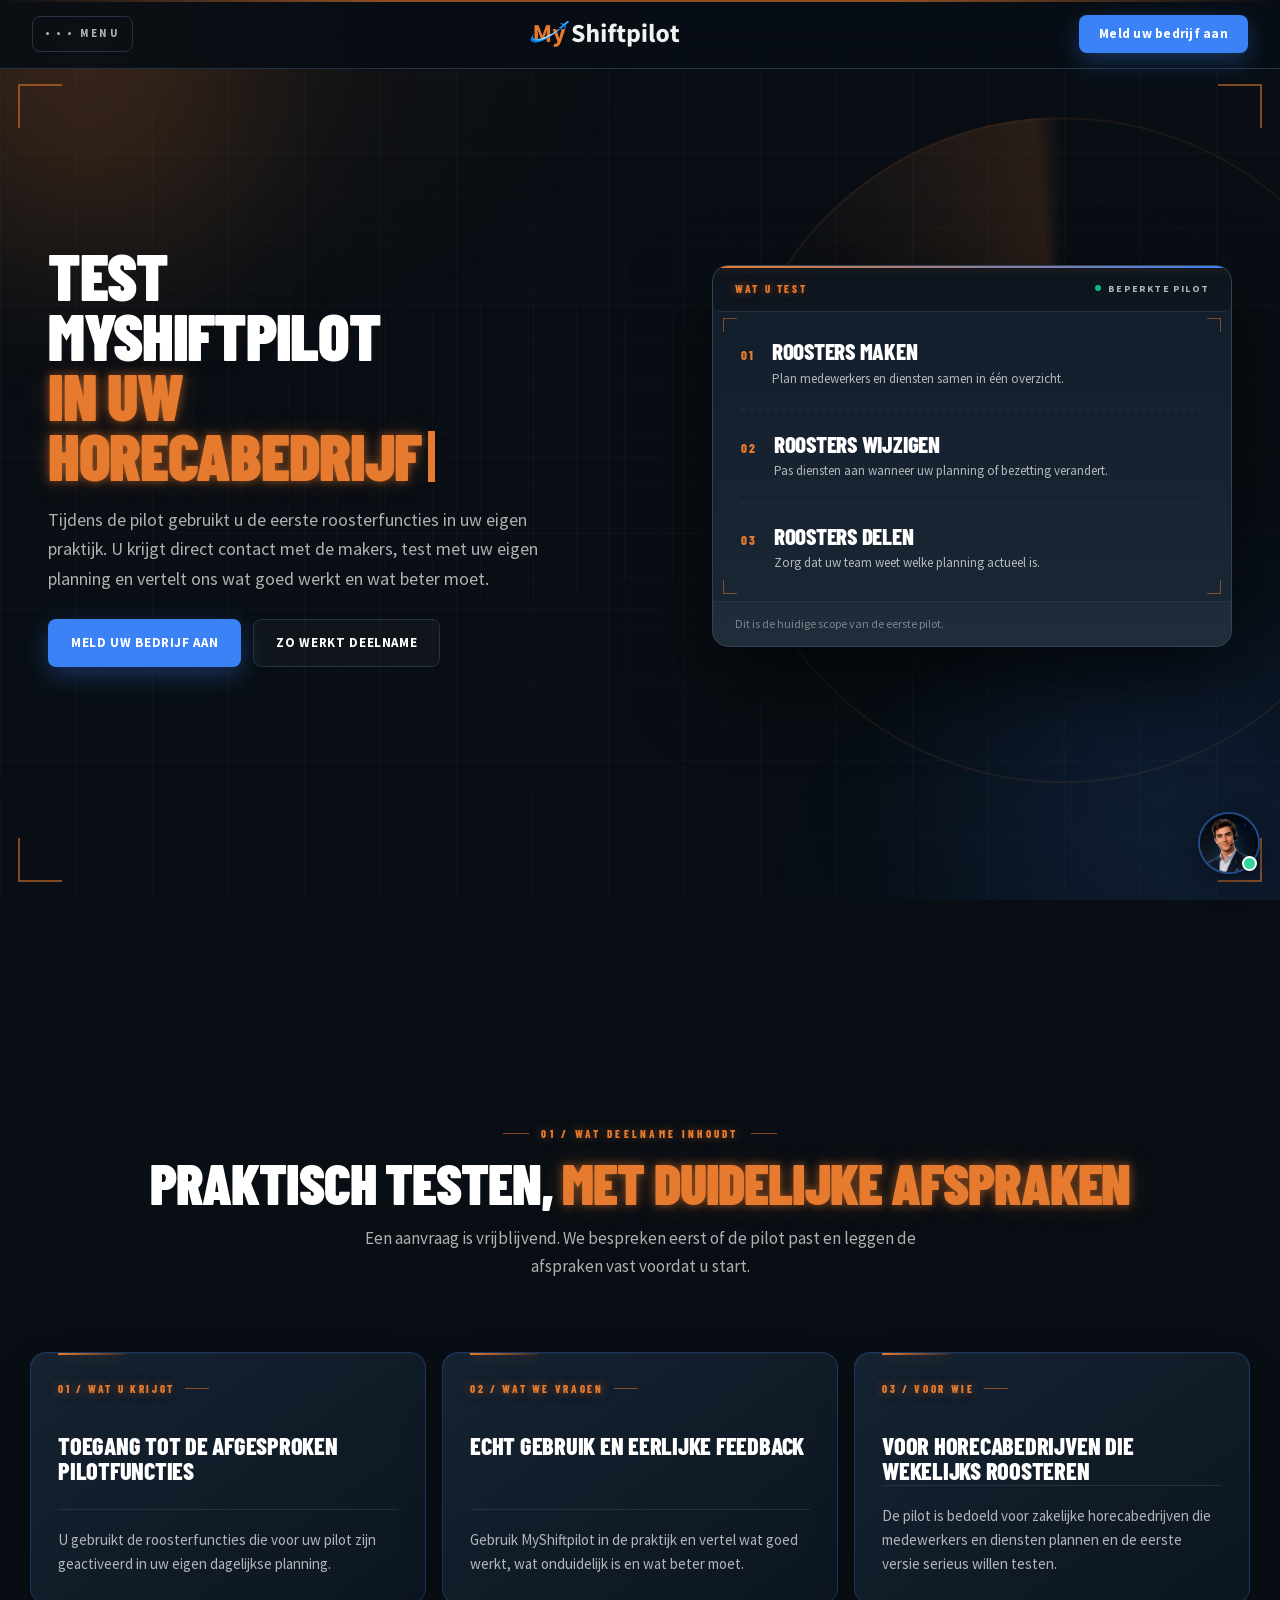
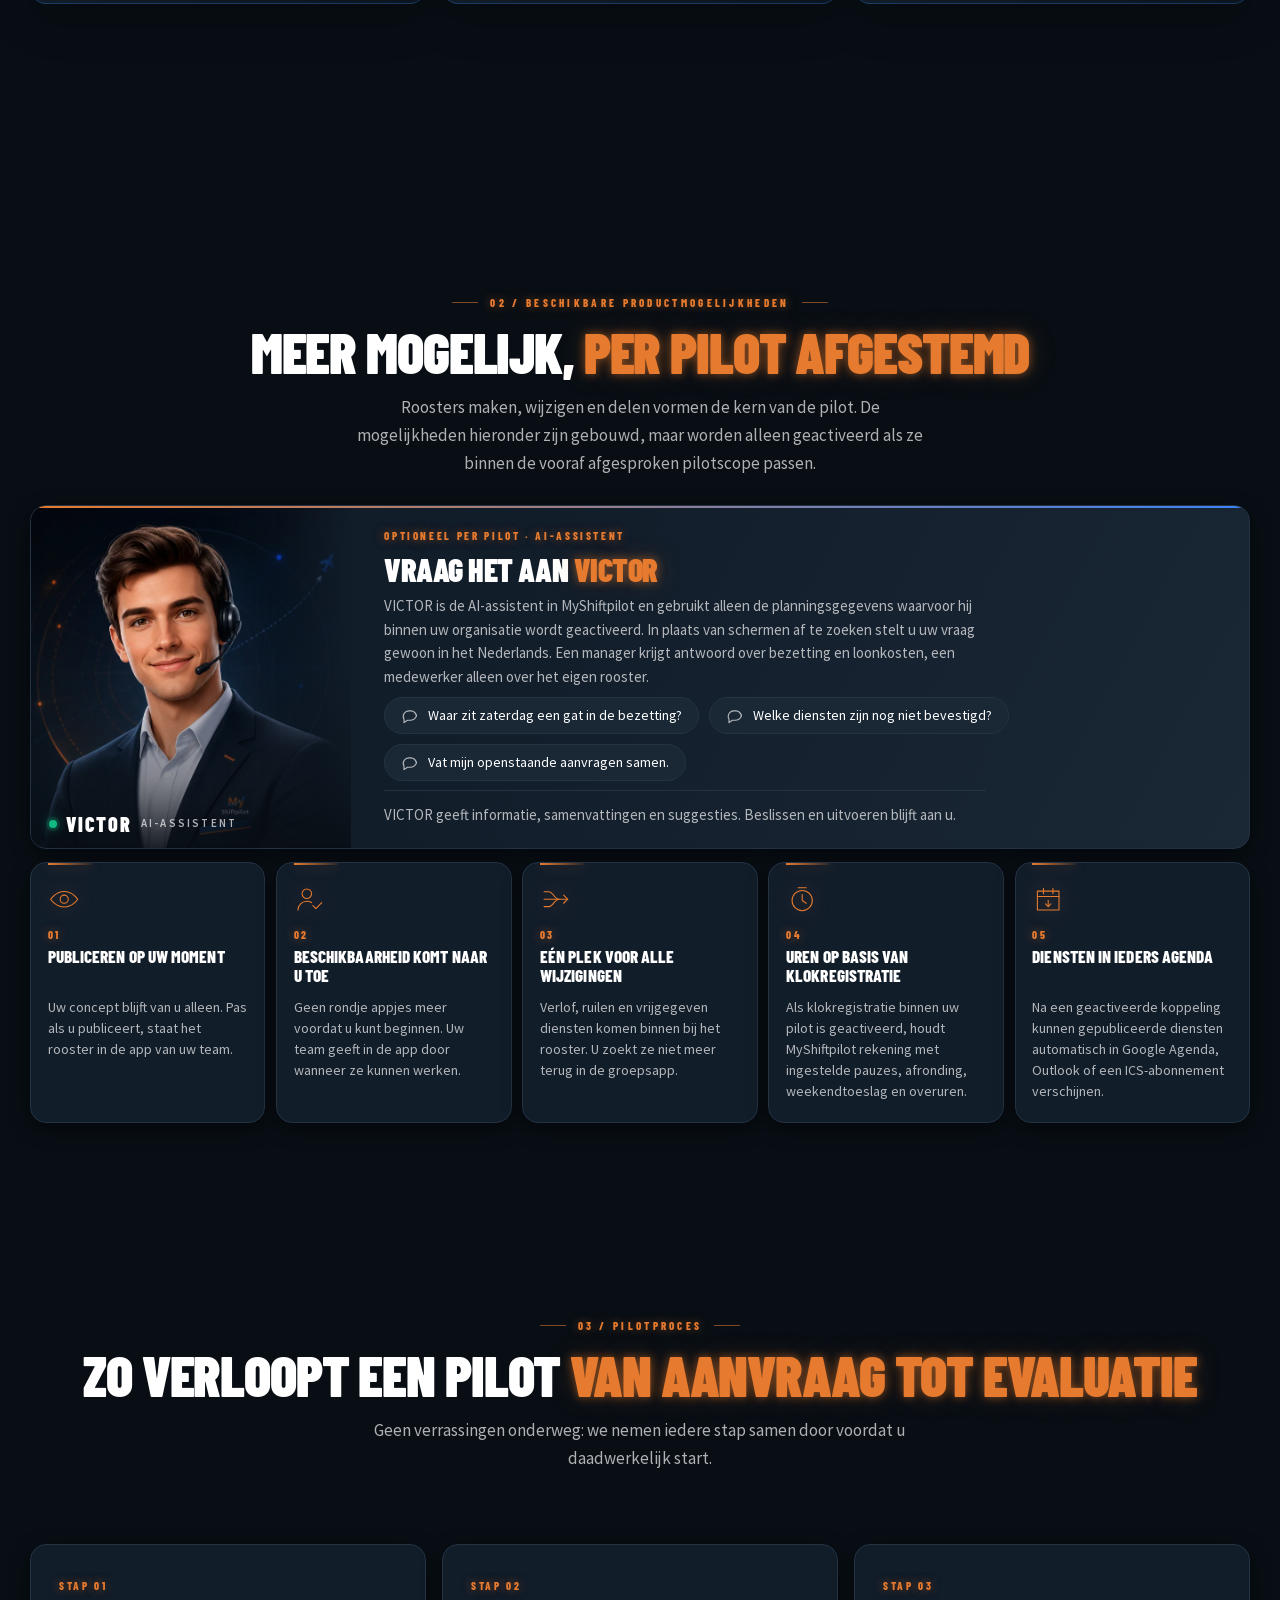
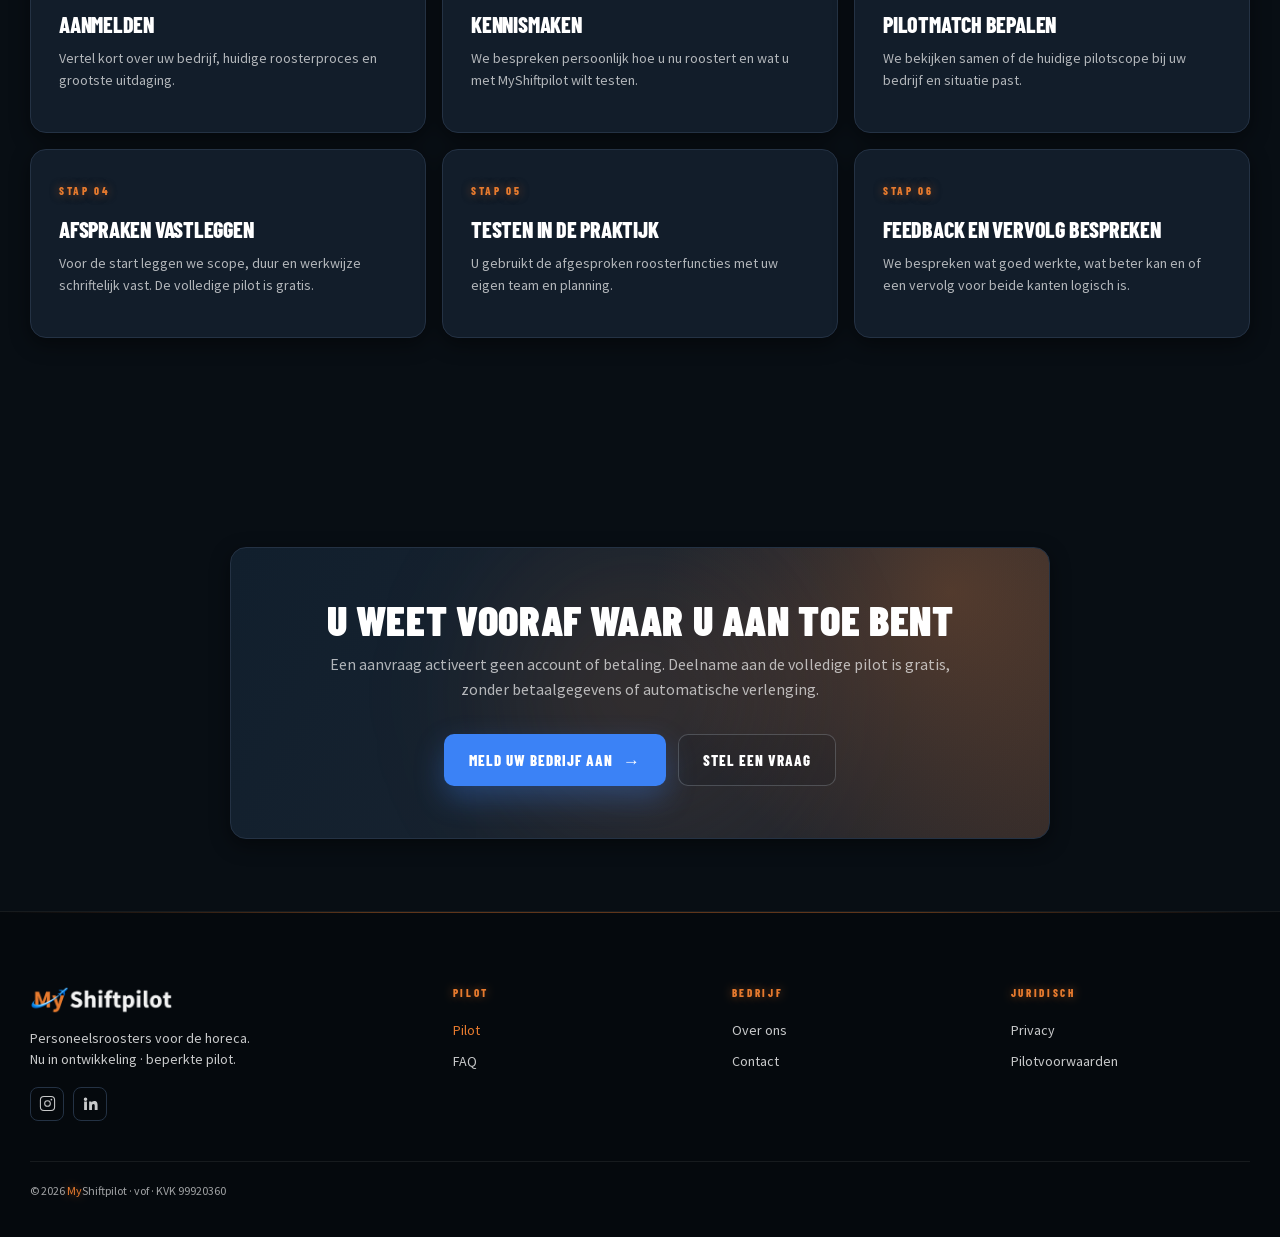
<file: pilot.html>
<!DOCTYPE html>
<html lang="nl">
<head>
  <meta charset="UTF-8">
    <meta http-equiv="Content-Security-Policy" content="default-src 'self'; base-uri 'self'; object-src 'none'; script-src 'self' 'sha256-hm29YU4VBeVHXUbHnPDNfFF2HSvx+u4XAeppExIXVYg='; script-src-attr 'unsafe-hashes'; style-src 'self' 'unsafe-inline'; img-src 'self' data:; font-src 'self'; connect-src 'self' https://api.myshiftpilot.nl https://api.pdok.nl; form-action 'self'">
    <meta name="myshiftpilot-api-base" content="https://api.myshiftpilot.nl">
<meta name="viewport" content="width=device-width,initial-scale=1">
  <meta name="theme-color" content="#080e14">
  <meta name="description" content="Test MyShiftpilot in uw eigen horecabedrijf: personeelsroosters maken, wijzigen, publiceren en delen. Lees wat de besloten pilot inhoudt en vraag hem aan.">
  <link rel="canonical" href="https://myshiftpilot.nl/pilot.html">
  <meta name="robots" content="index, follow, max-image-preview:large">
  <meta property="og:type" content="website">
  <meta property="og:site_name" content="MyShiftpilot">
  <meta property="og:locale" content="nl_NL">
  <meta property="og:url" content="https://myshiftpilot.nl/pilot.html">
  <meta property="og:title" content="Pilot roostersoftware voor horecabedrijven | MyShiftpilot">
  <meta property="og:description" content="Test MyShiftpilot in uw eigen horecabedrijf: personeelsroosters maken, wijzigen, publiceren en delen. Lees wat de besloten pilot inhoudt en vraag hem aan.">
  <meta property="og:image" content="https://myshiftpilot.nl/assets/img/og-myshiftpilot.png">
  <meta property="og:image:type" content="image/png">
  <meta property="og:image:width" content="1200">
  <meta property="og:image:height" content="630">
  <meta property="og:image:alt" content="MyShiftpilot — personeelsroosters voor de horeca">
  <meta name="twitter:card" content="summary_large_image">
  <meta name="twitter:title" content="Pilot roostersoftware voor horecabedrijven | MyShiftpilot">
  <meta name="twitter:description" content="Test MyShiftpilot in uw eigen horecabedrijf: personeelsroosters maken, wijzigen, publiceren en delen. Lees wat de besloten pilot inhoudt en vraag hem aan.">
  <meta name="twitter:image" content="https://myshiftpilot.nl/assets/img/og-myshiftpilot.png">
  <meta name="twitter:image:alt" content="MyShiftpilot — personeelsroosters voor de horeca">
  <link rel="icon" href="favicon.ico" sizes="32x32">
  <link rel="icon" type="image/png" sizes="96x96" href="assets/icons/favicon-96.png">
  <link rel="apple-touch-icon" sizes="180x180" href="assets/icons/apple-touch-icon.png">
  <link rel="manifest" href="site.webmanifest">
<script type="application/ld+json">
{
  "@context": "https://schema.org",
  "@graph": [
    {
      "@type": "WebPage",
      "@id": "https://myshiftpilot.nl/pilot.html#webpage",
      "url": "https://myshiftpilot.nl/pilot.html",
      "name": "Pilot roostersoftware voor horecabedrijven | MyShiftpilot",
      "description": "Test MyShiftpilot in uw eigen horecabedrijf: personeelsroosters maken, wijzigen, publiceren en delen. Lees wat de besloten pilot inhoudt en vraag hem aan.",
      "inLanguage": "nl-NL",
      "isPartOf": {
        "@id": "https://myshiftpilot.nl/#website"
      },
      "about": {
        "@id": "https://myshiftpilot.nl/#organisatie"
      },
      "primaryImageOfPage": {
        "@id": "https://myshiftpilot.nl/#ogimage"
      },
      "breadcrumb": {
        "@id": "https://myshiftpilot.nl/pilot.html#kruimelpad"
      }
    },
    {
      "@type": "BreadcrumbList",
      "@id": "https://myshiftpilot.nl/pilot.html#kruimelpad",
      "itemListElement": [
        {
          "@type": "ListItem",
          "position": 1,
          "name": "Home",
          "item": "https://myshiftpilot.nl/"
        },
        {
          "@type": "ListItem",
          "position": 2,
          "name": "Pilot",
          "item": "https://myshiftpilot.nl/pilot.html"
        }
      ]
    }
  ]
}
</script>
  <title>Pilot roostersoftware voor horecabedrijven | MyShiftpilot</title>
  <link rel="stylesheet" href="assets/css/pilot.css?v=20260812b">
  <link rel="stylesheet" href="assets/css/marketing-cta.css?v=20260814s">
  <link rel="stylesheet" href="assets/css/pilot-victor.css?v=20260817r">
  <style>
  /* De pilotintro gebruikt dezelfde volledige viewport als de pilot-index. */
  .page-hero{min-height:100svh;padding:92px 0 44px}
  .page-hero h1{font-size:clamp(52px,6vw,88px)}
  .section{min-height:100svh;display:flex;flex-direction:column;justify-content:center;padding:92px 20px 44px}
  /* Pilot hero gebruikt dezelfde gelaagde hangar-look als de homepage. */
  .pilot-page .pilot-hero{position:relative;width:100%;max-width:none;min-height:100svh;margin:0;padding:92px 24px 44px;display:flex;overflow:hidden;background:var(--deep);--pilot-radar-shift:-30%}
  /* Geen lichtere rechterhelft meer: die las als een andere achtergrondkleur naast
     de vlakke bodem van de andere pagina's. De hero draagt nu alleen nog het raster,
     de orbs en de radar als accent. */
  .pilot-hero .grid-bg{position:absolute;inset:0;pointer-events:none;background-image:linear-gradient(rgba(230,122,46,.04) 1px,transparent 1px),linear-gradient(90deg,rgba(230,122,46,.04) 1px,transparent 1px);background-size:48px 48px;mask-image:radial-gradient(ellipse at 40% 50%,#000 20%,transparent 75%);-webkit-mask-image:radial-gradient(ellipse at 40% 50%,#000 20%,transparent 75%);animation:pilot-grid-drift 20s linear infinite}
  /* Orbs en radar zijn gehalveerd: samen maakten ze de rechteronderhoek merkbaar
     lichter dan de rest van de site, en dat las als een andere achtergrondkleur. */
  .pilot-hero .orb{position:absolute;border-radius:50%;filter:blur(64px);pointer-events:none}.pilot-hero .orb-1{width:500px;height:500px;top:-160px;left:-160px;background:radial-gradient(circle,rgba(230,122,46,.2),transparent 70%);animation:pilot-float 14s ease-in-out infinite}.pilot-hero .orb-2{width:600px;height:600px;right:-180px;bottom:-180px;background:radial-gradient(circle,rgba(59,130,246,.11),transparent 70%);animation:pilot-float 18s ease-in-out infinite reverse}
  /* De radar stond vol achter de kaart: je zag alleen een donkere vlek en de sweep
     verdween eronder. Hij staat nu op de rechterrand van de kaart, zodat de bogen
     erlangs schuiven, en vervaagt naar het midden zodat de kaart leesbaar blijft. */
  .pilot-hero .radar{position:absolute;width:clamp(560px,52vw,780px);aspect-ratio:1;height:auto;right:clamp(-220px,-9vw,-90px);top:50%;transform:translateY(-50%);pointer-events:none;opacity:.3;mask-image:radial-gradient(circle at 50% 50%,transparent 6%,#000 34%,#000 78%,transparent 100%);-webkit-mask-image:radial-gradient(circle at 50% 50%,transparent 6%,#000 34%,#000 78%,transparent 100%)}
  .pilot-hero .radar-ring{position:absolute;inset:0;border:1px solid rgba(230,122,46,.14);border-radius:50%}.pilot-hero .radar-ring.r0{border-width:2px;border-color:rgba(230,122,46,.3)}.pilot-hero .radar-ring.r1{inset:12%}.pilot-hero .radar-ring.r2{inset:26%}.pilot-hero .radar-ring.r3{inset:40%}
  /* Kruisdraden: maakt van de ringen een leesbaar radarscherm in plaats van cirkels. */
  .pilot-hero .radar::before,.pilot-hero .radar::after{content:'';position:absolute;left:50%;top:50%;background:rgba(230,122,46,.12)}
  .pilot-hero .radar::before{width:100%;height:1px;transform:translate(-50%,-50%)}
  .pilot-hero .radar::after{width:1px;height:100%;transform:translate(-50%,-50%)}
  .pilot-hero .radar-sweep{position:absolute;inset:0;border-radius:50%;background:conic-gradient(from 0deg,transparent 0deg,transparent 300deg,rgba(230,122,46,.5) 355deg,transparent 360deg);animation:pilot-sweep 5.5s linear infinite}
  .pilot-hero .bracket{position:absolute;width:44px;height:44px;border:2px solid var(--or);opacity:.55}.pilot-hero .bracket.tl{top:84px;left:18px;border-right:0;border-bottom:0}.pilot-hero .bracket.tr{top:84px;right:18px;border-left:0;border-bottom:0}.pilot-hero .bracket.bl{bottom:18px;left:18px;border-right:0;border-top:0}.pilot-hero .bracket.br{right:18px;bottom:18px;border-left:0;border-top:0}
  .pilot-hero-inner{position:relative;z-index:1;width:min(1680px,calc(100vw - 48px));margin:auto;display:grid;grid-template-columns:minmax(0,1fr) minmax(400px,520px);gap:clamp(48px,4vw,72px);align-items:center}.pilot-hero-copy{min-width:0}.pilot-hero .hero-title{margin-bottom:20px;font-family:'Barlow Condensed','Arial Narrow','Impact',ui-sans-serif,system-ui,sans-serif;font-size:clamp(48px,5.1vw,94px);font-weight:900;line-height:.92;letter-spacing:-.02em;text-transform:uppercase}.pilot-hero .hero-sub{max-width:540px;margin-top:0;margin-bottom:26px;color:var(--wd);font-size:clamp(15px,1.4vw,18px);line-height:1.65}.pilot-hero .accent{color:var(--or);text-shadow:0 0 10px rgba(230,122,46,.55),0 0 28px rgba(230,122,46,.22)}
  /* Hangar-paneel: zelfde taal als het roosterpaneel op de homepage — dekkende
     achtergrond zodat de radar erachter blijft, accentlijn bovenaan, scanlijn,
     hoekhaken en een specificatievoet. */
  .pilot-hero .pilot-card{position:relative;overflow:hidden;padding:0;border-color:var(--ls);border-radius:16px;background:linear-gradient(180deg,var(--navy2),var(--navy3));box-shadow:0 36px 80px rgba(0,0,0,.6),inset 0 1px 0 rgba(255,255,255,.04);transition:transform .35s var(--e),border-color .35s var(--e),box-shadow .35s var(--e)}
  .pilot-hero .pilot-card::before{content:'';position:absolute;top:0;left:0;right:0;height:2px;z-index:4;background:linear-gradient(90deg,var(--or),var(--bl));pointer-events:none}
  .pilot-hero .pilot-card:hover{transform:translateY(-6px);border-color:rgba(230,122,46,.4);box-shadow:0 40px 90px rgba(0,0,0,.6),0 0 40px rgba(230,122,46,.1)}
  /* Deze twee moeten .pilot-mouse-glow > :not(...) uit pilot-victor.css verslaan; die
     regel zet position:relative op elk kaartkind en haalt de laag anders uit z'n plek. */
  .pilot-hero .pilot-card .card-scan{position:absolute;inset:0;z-index:3;overflow:hidden;border-radius:inherit;pointer-events:none}
  .pilot-hero .pilot-card .card-scan::after{content:'';position:absolute;left:0;width:100%;height:2px;background:linear-gradient(90deg,transparent,rgba(230,122,46,.5),transparent);box-shadow:0 0 12px rgba(230,122,46,.4);animation:pilot-card-scan 3.8s linear infinite}
  @keyframes pilot-card-scan{0%{top:-2px;opacity:0}6%{opacity:1}94%{opacity:1}100%{top:100%;opacity:0}}
  .pilot-hero .pilot-card .card-bracket{position:absolute;z-index:4;width:14px;height:14px;border:1px solid rgba(230,122,46,.5);pointer-events:none}
  .pilot-hero .pilot-card .card-bracket.tl{top:52px;left:10px;border-right:0;border-bottom:0}
  .pilot-hero .pilot-card .card-bracket.tr{top:52px;right:10px;border-left:0;border-bottom:0}
  .pilot-hero .pilot-card .card-bracket.bl{bottom:52px;left:10px;border-right:0;border-top:0}
  .pilot-hero .pilot-card .card-bracket.br{right:10px;bottom:52px;border-left:0;border-top:0}
  /* Kopbalk en voet lopen tot de kaartrand, zoals het paneel op de homepage. */
  .pilot-hero .card-top{margin:0;padding:14px 22px;border-bottom:1px solid var(--ln);background:rgba(0,0,0,.28)}
  .pilot-hero .card-body{padding:4px 22px}
  /* De kaart toonde eerst een NU→MSP-route met losse vinkjes en een strook cijfers;
     die drie lagen vertelden hetzelfde en lazen als een rommelige tabel. Nu één
     genummerde lijst: wat je test en wat dat in de praktijk betekent. */
  .scope-steps{display:grid;margin:0;padding:0;list-style:none}
  .scope-steps li{display:grid;grid-template-columns:auto minmax(0,1fr);gap:16px;align-items:baseline;padding:clamp(18px,2.8svh,28px) 0;border-bottom:1px dashed var(--ln)}
  .scope-steps li:last-child{border-bottom:0}
  .ss-num{font-family:'Barlow Condensed','Arial Narrow','Impact',ui-sans-serif,system-ui,sans-serif;font-size:13px;font-weight:800;letter-spacing:.2em;color:var(--or)}
  .ss-title{display:block;font-family:'Barlow Condensed','Arial Narrow','Impact',ui-sans-serif,system-ui,sans-serif;font-size:23px;font-weight:800;line-height:1.05;letter-spacing:-.01em;text-transform:uppercase}
  .ss-desc{display:block;margin-top:5px;color:var(--wd);font-size:13px;line-height:1.55}
  .card-foot{padding:13px 22px;border-top:1px solid var(--ln);background:rgba(255,255,255,.025);color:var(--faint);font-size:12px;line-height:1.5}
  .pilot-hero-lede .hero-actions{margin-top:26px}
  .pilot-hero-lede .hero-sub{margin-bottom:0}
  .pilot-page .benefit,.pilot-page .process-card{position:relative;overflow:hidden;isolation:isolate}.pilot-page .benefit::after,.pilot-page .process-card::after{content:'';position:absolute;inset:0;z-index:-1;background:radial-gradient(260px circle at var(--pilot-glow-x,50%) var(--pilot-glow-y,0%),rgba(230,122,46,.17),transparent 70%);opacity:0;transition:opacity .3s var(--e)}.pilot-page .benefit:hover::after,.pilot-page .process-card:hover::after{opacity:1}
  /* De drie uitlegkaarten blijven compact, maar verdelen hun inhoud over de hoogte.
     Zo voelt de rij als drie duidelijke keuzes in plaats van drie lege vlakken. */
  .pilot-page .benefit-grid{gap:clamp(16px,1.8svh,24px);align-items:stretch}
  .pilot-page .benefit{min-height:clamp(248px,28svh,308px);padding:clamp(24px,3svh,34px);border-color:rgba(59,130,246,.26);background:linear-gradient(145deg,rgba(22,35,50,.98),rgba(12,22,33,.98));box-shadow:inset 0 1px 0 rgba(255,255,255,.035),0 18px 42px rgba(0,0,0,.2);transition:transform .3s var(--e),border-color .3s var(--e),box-shadow .3s var(--e)}
  .pilot-page .benefit::before{content:'';position:absolute;top:0;left:clamp(24px,3svh,34px);width:68px;height:2px;background:linear-gradient(90deg,var(--or),rgba(230,122,46,.1));box-shadow:0 0 14px var(--org)}
  .pilot-page .benefit:hover{transform:translateY(-6px);border-color:rgba(230,122,46,.5);box-shadow:inset 0 1px 0 rgba(255,255,255,.07),0 28px 60px rgba(0,0,0,.34)}
  .pilot-page .benefit .benefit-num{display:inline-flex;align-items:center;gap:10px}
  .pilot-page .benefit .benefit-num::after{content:'';width:24px;height:1px;background:currentColor;opacity:.55}
  .pilot-page .benefit h3{margin:clamp(26px,4svh,42px) 0 0;padding:0;font-size:clamp(23px,1.9vw,30px);line-height:1.04}
  .pilot-page .benefit p{margin-top:auto;padding-top:18px;border-top:1px solid rgba(255,255,255,.09);font-size:15px;line-height:1.6}
  @keyframes pilot-grid-drift{from{background-position:0 0}to{background-position:48px 48px}}@keyframes pilot-float{0%,100%{transform:translate(0,0)}50%{transform:translate(40px,-30px)}}@keyframes pilot-sweep{from{transform:rotate(0)}to{transform:rotate(360deg)}}
  @media(max-width:900px){.pilot-page .pilot-hero{min-height:100svh;padding-top:116px}.pilot-hero-inner{grid-template-columns:1fr;gap:32px}.pilot-hero .pilot-card{max-width:620px}.pilot-hero .radar{top:62%;right:-140px}.pilot-hero .bracket{display:none}}
  @media(max-width:700px){.pilot-page .pilot-hero{padding:104px 15px 44px}.pilot-hero-inner{width:100%}.pilot-hero .hero-title{font-size:clamp(44px,13vw,68px)}.pilot-page .benefit{min-height:228px}.pilot-page .benefit h3{margin-top:28px}.pilot-page .benefit p{padding-top:14px;font-size:14px}}
  @media(prefers-reduced-motion:reduce){.pilot-hero .grid-bg,.pilot-hero .orb-1,.pilot-hero .orb-2,.pilot-hero .radar-sweep{animation:none}.pilot-hero .pilot-card:hover{transform:none}}
  @media(max-width:700px){.section{padding:84px 15px 40px}}
  </style>
  <link rel="stylesheet" href="assets/css/pilot-system.css?v=20260817j">
  <style>
  /* ── Pilotkaart "Wat je test" ──────────────────────────────────────────────
     Alleen dit blok; staat na pilot-victor.css en pilot-system.css omdat het
     daar gezette waarden overschrijft.

     Zelfde probleem als de tijdlijn op Over ons: de cursorgloed uit
     pilot-victor.css is één vaste cirkel van 280px op .25 alpha. Een scope-stap
     is ~90px hoog, dus je zag alleen de middenmoot van die cirkel — een brede
     bruine veeg van rand tot rand, hard afgesneden op de stippellijnen.

     Nu: de stap is een eigen blokje dat oplicht, met een kleine ronde lichtplas
     die de cursor volgt en een randlicht van 1px dat de gloed aan de vorm van
     het blok vastzet. De stippellijnen blijven de rustverdeling doen en wijken
     alleen voor het blokje dat je aanwijst. */
  .pilot-hero .card-body{padding:6px}
  .pilot-hero .scope-steps li{position:relative;padding:clamp(16px,2.4svh,24px);border-bottom:0;border-radius:12px;background:transparent;box-shadow:inset 0 0 0 1px transparent;transition:background .3s var(--e),box-shadow .3s var(--e)}
  /* Stippellijn hoort bij de rust, niet bij het blokje: hij loopt binnen de
     blokbreedte en verdwijnt zodra de rij zelf oplicht. */
  .pilot-hero .scope-steps li:not(:last-child)::after{content:'';position:absolute;right:clamp(16px,2.4svh,24px);bottom:0;left:clamp(16px,2.4svh,24px);height:1px;background:repeating-linear-gradient(90deg,var(--ln) 0 4px,transparent 4px 8px);transition:opacity .3s var(--e)}
  .pilot-hero .scope-steps li:hover{background:rgba(255,255,255,.03);box-shadow:inset 0 0 0 1px rgba(255,255,255,.06)}
  .pilot-hero .scope-steps li:hover::after,.pilot-hero .scope-steps li:has(+ li:hover)::after{opacity:0}
  /* De hoekhaken kaderen het kaartlichaam. Zodra je één stap aanwijst nemen ze
     gas terug, zodat het kader niet met de rand van het opgelichte blokje botst. */
  .pilot-hero .pilot-card .card-bracket{transition:opacity .3s var(--e)}
  .pilot-hero .pilot-card:has(.scope-steps li:hover) .card-bracket{opacity:.22}
  /* Het nummer is de ankerpunt van de rij; bij hover licht het mee op. */
  .pilot-hero .ss-num{text-shadow:none;transition:color .3s var(--e),text-shadow .3s var(--e)}
  .pilot-hero .scope-steps li:hover .ss-num{text-shadow:0 0 16px rgba(230,122,46,.45)}
  @media(prefers-reduced-motion:reduce){
    .pilot-hero .scope-steps li,.pilot-hero .scope-steps li::after{transition:none}
  }

  /* ── Blok 02 "Meer dan alleen het rooster" ────────────────────────────────
     Alleen dit blok, en bewust hier in plaats van in pilot.css: de opmaak
     hieronder overschrijft .process-card-maten uit pilot-system.css en mag de
     procesrij van blok 03 op deze pagina niet raken.

     Wat er mis was: zes identieke vlakken suggereerden dat MyShiftpilot uit zes
     dingen bestaat, terwijl er twaalf onderdelen gebouwd zijn — en VICTOR kwam
     op de hele pilotsite alleen voor in de voorwaarden en het privacystatement,
     dus je ontmoette de AI-assistent voor het eerst als juridisch voorbehoud.

     Nu: één portretpaneel dat VICTOR introduceert, met daaronder een compacte
     specificatielijst. Twaalf regels passen zo binnen één schermhoogte, terwijl
     zes kaarten van 250px dat al niet deden.

     De lijstregels houden bewust class .process-card: pilot-shell.js en
     pilot-victor.js binden hun cursorgloed op die selector. Alleen de maatvoering
     gaat eraf, de interactie blijft gelijk aan de rest van de site. */
  .pilot-page .prod-section{padding-block:clamp(76px,9.4svh,92px) clamp(28px,4.4svh,60px)}
  .pilot-page .prod-section .section-head{margin-bottom:clamp(22px,3.1svh,44px)}
  .pilot-page .prod-stage{display:grid;gap:clamp(10px,1.5svh,20px)}

  /* VICTOR-paneel ─────────────────────────────────────────────────────────
     De illustratie heeft geen alfakanaal en draagt zijn eigen donkere radar-
     achtergrond. Die past bij de site, dus hij wordt niet uitgeknipt tot een
     rondje maar als portretkolom in het paneel gezet; een verloop laat hem in
     de paneelkleur oplossen zodat de naad niet als plakrand leest. */
  .pilot-page .victor-spot{position:relative;display:grid;grid-template-columns:minmax(0,clamp(230px,25vw,320px)) minmax(0,1fr);max-width:none;padding:0;overflow:hidden;background:linear-gradient(118deg,var(--navy2) 0%,var(--navy2) 36%,var(--navy3) 100%)}
  .pilot-page .victor-spot::before{content:'';position:absolute;top:0;left:0;right:0;z-index:3;height:2px;background:linear-gradient(90deg,var(--or),var(--bl));pointer-events:none}
  .pilot-page .vs-portrait{position:relative;align-self:stretch;overflow:hidden;min-height:clamp(228px,27svh,300px)}
  /* Een donkere laag over de foto knipte hem hard af: precies over zijn schouder
     liep een zichtbare verticale naad. De foto vervaagt nu zelf via een masker,
     zodat hij in de paneelkleur oplost in plaats van erachter te verdwijnen. */
  .pilot-page .vs-portrait img{position:absolute;inset:0;width:100%;height:100%;object-fit:cover;object-position:46% 14%;-webkit-mask-image:linear-gradient(90deg,#000 0 50%,rgba(0,0,0,.62) 78%,transparent 100%);mask-image:linear-gradient(90deg,#000 0 50%,rgba(0,0,0,.62) 78%,transparent 100%)}
  /* Alleen nog een voetscrim, zodat de naamplaat leesbaar blijft. */
  .pilot-page .vs-portrait::after{content:'';position:absolute;inset:0;background:linear-gradient(0deg,rgba(8,14,20,.9) 0,rgba(8,14,20,.42) 20%,transparent 52%);pointer-events:none}
  .pilot-page .vs-plate{position:absolute;right:0;bottom:0;left:0;z-index:2;display:flex;align-items:center;gap:9px;padding:14px 18px}
  .pilot-page .vs-plate strong{font-family:var(--msp-display);font-size:20px;font-weight:900;letter-spacing:.09em;line-height:1;text-transform:uppercase}
  .pilot-page .vs-plate-role{color:var(--wd);font-size:11px;font-weight:600;letter-spacing:.2em;text-transform:uppercase}
  .pilot-page .vs-online{flex:none;width:8px;height:8px;border-radius:50%;background:var(--gr);box-shadow:0 0 0 3px rgba(16,185,129,.16),0 0 12px rgba(16,185,129,.75);animation:vs-online-pulse 2.6s ease-in-out infinite}
  @keyframes vs-online-pulse{0%,100%{opacity:1}50%{opacity:.42}}
  .pilot-page .vs-copy{display:flex;flex-direction:column;justify-content:center;gap:clamp(8px,1svh,13px);padding:clamp(17px,2.4svh,30px) clamp(22px,2.6vw,38px)}
  .pilot-page .vs-tag{color:var(--or);font-family:var(--msp-display);font-size:11px;font-weight:800;letter-spacing:.24em;text-transform:uppercase;text-shadow:0 0 10px rgba(230,122,46,.55),0 0 28px rgba(230,122,46,.22)}
  .pilot-page .vs-copy h3{margin:0;padding:0;font-family:var(--msp-display);font-size:clamp(28px,2.5vw,40px);font-weight:900;line-height:1;letter-spacing:-.015em;text-transform:uppercase}
  .pilot-page .vs-copy h3 em{font-style:normal;color:var(--or);text-shadow:0 0 10px rgba(230,122,46,.55),0 0 28px rgba(230,122,46,.22)}
  .pilot-page .vs-copy>p{max-width:86ch;color:var(--wd);font-size:15px;line-height:1.56}
  /* Voorbeeldvragen als losse pillen: laat in één oogopslag zien dat je VICTOR
     in gewone taal aanspreekt, zonder er een chatvenster van na te bouwen.
     Een vlakke pil met alleen een lijntje eromheen viel uit de toon naast de
     panelen op de rest van de site; ze krijgen daarom hetzelfde materiaal:
     verloop, lichtrand aan de bovenkant en een oplichtende stip. */
  /* Handboek §6.9: een oranje stip betekent "waarschuwing" en een gloed hoort bij
     een statusindicator. Een voorbeeldvraag is geen status, dus die stip is
     vervangen door een lijnicoon volgens §6.8 (SVG, stroke 1.5, ronde uiteinden,
     16 tot 20px, kleur --text-secondary).
     Verder: tekst naar 14px (§10.1 minimum), kleuren via tokens in plaats van
     losse rgba-waarden (§11.3), en --radius-full voor pills (§5.2). */
  .pilot-page .vs-asks{display:flex;flex-wrap:wrap;gap:10px;margin:0;padding:0;list-style:none}
  .pilot-page .vs-asks li{display:inline-flex;align-items:center;gap:9px;padding:8px 16px;border:1px solid var(--ln);border-radius:9999px;background:var(--navy3);color:var(--w);font-size:14px;line-height:1.35}
  .pilot-page .vs-ask-icon{flex:none;width:18px;height:18px;color:var(--wd);transition:color .28s var(--e)}
  .pilot-page .vs-ask-icon svg{width:100%;height:100%;display:block}
  .pilot-page .vs-asks li{transition:border-color .28s var(--e),box-shadow .28s var(--e)}
  .pilot-page .vs-asks li:hover{border-color:rgba(230,122,46,.45);box-shadow:0 0 18px rgba(230,122,46,.18)}
  .pilot-page .vs-asks li:hover .vs-ask-icon{color:var(--or)}  .pilot-page .vs-note{padding-top:12px;border-top:1px solid var(--ln);color:var(--wd);font-size:14px;line-height:1.5}

  /* Specificatielijst ─────────────────────────────────────────────────────
     auto-fit landt op vier kolommen bij 1220px, drie rond 1000px en twee rond
     700px; met twaalf regels blijft elke rij daardoor gevuld. */
  .pilot-page .cap-list{display:grid;grid-template-columns:repeat(5,minmax(0,1fr));gap:clamp(9px,1.2svh,15px);margin:0;padding:0;list-style:none}
  .pilot-page .cap-list .process-card{display:flex;flex-direction:column;min-height:0;padding:clamp(16px,2.2svh,24px) clamp(15px,1.3vw,19px)}
  /* Accentlijn bovenaan, zoals de uitlegkaarten in blok 01; hij licht mee op met de rand. */
  .pilot-page .cap-list .process-card::before{content:'';position:absolute;top:0;left:clamp(15px,1.3vw,19px);width:44px;height:2px;background:linear-gradient(90deg,var(--or),rgba(230,122,46,.1));box-shadow:0 0 14px var(--org)}
  .pilot-page .cap-glyph{display:block;width:clamp(30px,3.6svh,38px);height:clamp(30px,3.6svh,38px);margin-bottom:clamp(10px,1.5svh,16px);color:var(--or)}
  .pilot-page .cap-glyph svg{width:100%;height:100%;display:block;filter:drop-shadow(0 0 10px rgba(230,122,46,.35))}
  .pilot-page .cap-idx{display:block;margin-bottom:7px;font-family:var(--msp-display);font-size:11px;font-weight:800;line-height:1;letter-spacing:.22em;color:var(--or);text-shadow:0 0 10px rgba(230,122,46,.5)}
  .pilot-page .cap-list h3{margin:0;padding:0;min-height:2.2em;font-size:clamp(16px,1.35vw,19px);line-height:1.1;letter-spacing:.005em}
  .pilot-page .cap-list p{margin-top:0;padding-top:clamp(10px,1.4svh,14px);font-size:14px;line-height:1.5}
  /* Beide gloedlagen zijn op kaarthoogte afgestemd (280px en 260px). Een regel
     is ~90px hoog; ongewijzigd zag je alleen de middenmoot van die cirkel als
     een brede veeg — hetzelfde probleem als eerder bij de scope-stappen. */
  .pilot-page .cap-list .process-card::after{background:radial-gradient(200px circle at var(--pilot-glow-x,50%) var(--pilot-glow-y,0%),rgba(230,122,46,.16),transparent 72%)}

  /* Vijf kolommen worden onder ~1080px te smal voor de titels. Daaronder drie en
     dan twee; de laatste kaart vult de rij zodat er geen gat naast blijft staan. */
  @media(max-width:1080px){
    .pilot-page .cap-list{grid-template-columns:repeat(3,minmax(0,1fr))}
  }
  @media(max-width:900px){
    .pilot-page .victor-spot{grid-template-columns:1fr}
    /* Op volle breedte is de uitsnede liggend terwijl de foto staand is; met een
       offset werd de bovenkant van zijn hoofd afgesneden. */
    .pilot-page .vs-portrait{min-height:clamp(230px,30svh,300px)}
    .pilot-page .vs-portrait img{object-position:50% 0;-webkit-mask-image:linear-gradient(180deg,#000 0 58%,rgba(0,0,0,.6) 84%,transparent 100%);mask-image:linear-gradient(180deg,#000 0 58%,rgba(0,0,0,.6) 84%,transparent 100%)}
    .pilot-page .vs-portrait::after{background:linear-gradient(0deg,rgba(8,14,20,.82) 0,rgba(8,14,20,.3) 24%,transparent 58%)}
  }
  @media(max-width:700px){
    .pilot-page .vs-copy{padding:24px 20px}
    .pilot-page .cap-list{grid-template-columns:repeat(auto-fit,minmax(min(100%,230px),1fr))}
    .pilot-page .cap-list .process-card{padding:16px}
    .pilot-page .cap-list h3{min-height:0}
    .pilot-page .cap-list p{margin-top:0;padding-top:10px}
  }
  @media(prefers-reduced-motion:reduce){
    .pilot-page .vs-online{animation:none}
    .pilot-page .vs-asks li,.pilot-page .vs-ask-icon{transition:none}
  }
  </style>
</head>
<body class="pilot-page">
  <div id="scroll-progress"></div>
  <a class="skip-link" href="#main-content">Ga direct naar de inhoud</a>
  <header class="hdr">
    <div class="hdr-inner">
      <button class="menu" id="menu-btn" aria-label="Open menu" aria-expanded="false" aria-controls="nav-panel"><span class="menu-dot"></span><span class="menu-dot"></span><span class="menu-dot"></span><span class="menu-txt">Menu</span></button>
      <a href="/" class="brand-logo" aria-label="MyShiftpilot home"><img src="assets/img/logo-myshiftpilot-612.webp" alt="MyShiftpilot" class="logo-img" width="612" height="136"></a>
      <a href="/#pilot-aanvraag" class="login-btn">Meld uw bedrijf aan</a>
    </div>
    <nav class="nav-panel" id="nav-panel" aria-label="Hoofdmenu" aria-hidden="true">
      <a href="/" class="np-link"><span class="np-num">01</span><span>Home</span></a>
      <a href="pilot.html" class="np-link" aria-current="page"><span class="np-num">02</span><span>Pilot</span></a>
      <a href="faq.html" class="np-link"><span class="np-num">03</span><span>FAQ</span></a>
      <a href="about.html" class="np-link"><span class="np-num">04</span><span>Over ons</span></a>
      <a href="contact.html" class="np-link"><span class="np-num">05</span><span>Contact</span></a>
      <a href="privacy.html" class="np-link"><span class="np-num">06</span><span>Privacy</span></a>
      <a href="terms.html" class="np-link"><span class="np-num">07</span><span>Pilotvoorwaarden</span></a>
    </nav>
  </header>

  <main id="main-content">
    <section class="hero page-hero pilot-hero">
      <div class="grid-bg"></div><div class="orb orb-1"></div><div class="orb orb-2"></div>
      <div class="radar"><div class="radar-sweep"></div><div class="radar-ring r0"></div><div class="radar-ring r1"></div><div class="radar-ring r2"></div><div class="radar-ring r3"></div></div>
      <span class="bracket tl"></span><span class="bracket tr"></span><span class="bracket bl"></span><span class="bracket br"></span>
      <div class="pilot-hero-inner">
      <div class="pilot-hero-copy">
        <h1 class="hero-title">Test MyShiftpilot<br><span class="accent">in uw horecabedrijf</span></h1>
        <div class="pilot-hero-lede">
          <p class="hero-copy hero-sub">Tijdens de pilot gebruikt u de eerste roosterfuncties in uw eigen praktijk. U krijgt direct contact met de makers, test met uw eigen planning en vertelt ons wat goed werkt en wat beter moet.</p>
          <div class="hero-actions">
            <a class="button button-primary" href="/#pilot-aanvraag">Meld uw bedrijf aan</a>
            <a class="button button-ghost" href="#pilotproces">Zo werkt deelname</a>
          </div>
        </div>
      </div>
      <aside class="pilot-card" aria-label="Huidige pilotscope">
        <div class="card-scan" aria-hidden="true"></div>
        <span class="card-bracket tl" aria-hidden="true"></span><span class="card-bracket tr" aria-hidden="true"></span>
        <span class="card-bracket bl" aria-hidden="true"></span><span class="card-bracket br" aria-hidden="true"></span>
        <div class="card-top"><span class="card-label">Wat u test</span><span class="card-status">Beperkte pilot</span></div>
        <div class="card-body">
          <ol class="scope-steps">
            <li><span class="ss-num">01</span><div><span class="ss-title">Roosters maken</span><span class="ss-desc">Plan medewerkers en diensten samen in één overzicht.</span></div></li>
            <li><span class="ss-num">02</span><div><span class="ss-title">Roosters wijzigen</span><span class="ss-desc">Pas diensten aan wanneer uw planning of bezetting verandert.</span></div></li>
            <li><span class="ss-num">03</span><div><span class="ss-title">Roosters delen</span><span class="ss-desc">Zorg dat uw team weet welke planning actueel is.</span></div></li>
          </ol>
        </div>
        <div class="card-foot">Dit is de huidige scope van de eerste pilot.</div>
      </aside>
      </div>
    </section>

    <section class="section" aria-labelledby="inhoud-title">
      <div class="section-inner">
        <div class="section-head"><div><div class="section-tag">01 / Wat deelname inhoudt</div><h2 id="inhoud-title">Praktisch testen, <span class="accent">met duidelijke afspraken</span></h2></div><p class="section-lead">Een aanvraag is vrijblijvend. We bespreken eerst of de pilot past en leggen de afspraken vast voordat u start.</p></div>
        <div class="benefit-grid">
          <article class="benefit"><div class="benefit-num">01 / Wat u krijgt</div><h3>Toegang tot de afgesproken pilotfuncties</h3><p>U gebruikt de roosterfuncties die voor uw pilot zijn geactiveerd in uw eigen dagelijkse planning.</p></article>
          <article class="benefit"><div class="benefit-num">02 / Wat we vragen</div><h3>Echt gebruik en eerlijke feedback</h3><p>Gebruik MyShiftpilot in de praktijk en vertel wat goed werkt, wat onduidelijk is en wat beter moet.</p></article>
          <article class="benefit"><div class="benefit-num">03 / Voor wie</div><h3>Voor horecabedrijven die wekelijks roosteren</h3><p>De pilot is bedoeld voor zakelijke horecabedrijven die medewerkers en diensten plannen en de eerste versie serieus willen testen.</p></article>
        </div>
      </div>
    </section>

    <section class="section prod-section" aria-labelledby="product-title">
      <div class="section-inner">
        <div class="section-head"><div><div class="section-tag">02 / Beschikbare productmogelijkheden</div><h2 id="product-title">Meer mogelijk, <span class="accent">per pilot afgestemd</span></h2></div><p class="section-lead">Roosters maken, wijzigen en delen vormen de kern van de pilot. De mogelijkheden hieronder zijn gebouwd, maar worden alleen geactiveerd als ze binnen de vooraf afgesproken pilotscope passen.</p></div>
        <div class="prod-stage">
          <article class="victor-spot pilot-card" aria-labelledby="victor-spot-title">
            <div class="vs-portrait">
              <img src="assets/img/victor-hero-480.webp" srcset="assets/img/victor-hero-480.webp 480w, assets/img/victor-hero-720.webp 720w" sizes="(max-width: 820px) calc(100vw - 48px), 42vw" alt="VICTOR, de AI-assistent van MyShiftpilot" width="720" height="900" loading="lazy" decoding="async">
              <div class="vs-plate"><span class="vs-online" aria-hidden="true"></span><strong>VICTOR</strong><span class="vs-plate-role">AI-assistent</span></div>
            </div>
            <div class="vs-copy">
              <div class="vs-tag">Optioneel per pilot · AI-assistent</div>
              <h3 id="victor-spot-title">Vraag het aan <em>VICTOR</em></h3>
              <p>VICTOR is de AI-assistent in MyShiftpilot en gebruikt alleen de planningsgegevens waarvoor hij binnen uw organisatie wordt geactiveerd. In plaats van schermen af te zoeken stelt u uw vraag gewoon in het Nederlands. Een manager krijgt antwoord over bezetting en loonkosten, een medewerker alleen over het eigen rooster.</p>
              <ul class="vs-asks" aria-label="Voorbeelden van vragen aan VICTOR">
                <li><span class="vs-ask-icon"><svg viewBox="0 0 24 24" fill="none" stroke="currentColor" stroke-width="1.5" stroke-linecap="round" stroke-linejoin="round" aria-hidden="true"><path d="M20.5 11.5a7.5 7.5 0 0 1-7.5 7.5H8.6L4 22.2v-4.6a7.5 7.5 0 0 1 7.5-11.1h1.5a7.5 7.5 0 0 1 7.5 7.5z"/></svg></span><span class="vs-ask-text">Waar zit zaterdag een gat in de bezetting?</span></li>
                <li><span class="vs-ask-icon"><svg viewBox="0 0 24 24" fill="none" stroke="currentColor" stroke-width="1.5" stroke-linecap="round" stroke-linejoin="round" aria-hidden="true"><path d="M20.5 11.5a7.5 7.5 0 0 1-7.5 7.5H8.6L4 22.2v-4.6a7.5 7.5 0 0 1 7.5-11.1h1.5a7.5 7.5 0 0 1 7.5 7.5z"/></svg></span><span class="vs-ask-text">Welke diensten zijn nog niet bevestigd?</span></li>
                <li><span class="vs-ask-icon"><svg viewBox="0 0 24 24" fill="none" stroke="currentColor" stroke-width="1.5" stroke-linecap="round" stroke-linejoin="round" aria-hidden="true"><path d="M20.5 11.5a7.5 7.5 0 0 1-7.5 7.5H8.6L4 22.2v-4.6a7.5 7.5 0 0 1 7.5-11.1h1.5a7.5 7.5 0 0 1 7.5 7.5z"/></svg></span><span class="vs-ask-text">Vat mijn openstaande aanvragen samen.</span></li>
              </ul>
              <p class="vs-note">VICTOR geeft informatie, samenvattingen en suggesties. Beslissen en uitvoeren blijft aan u.</p>
            </div>
          </article>
          <ul class="cap-list" aria-label="De vijf onderdelen die MyShiftpilot onderscheiden">
            <li class="process-card"><span class="cap-glyph" aria-hidden="true"><svg viewBox="0 0 48 48" fill="none" stroke="currentColor" stroke-width="1.6" stroke-linecap="round" stroke-linejoin="round"><path d="M4 24s7.5-11.5 20-11.5S44 24 44 24s-7.5 11.5-20 11.5S4 24 4 24z"/><circle cx="24" cy="24" r="6"/></svg></span><span class="cap-idx">01</span><h3>Publiceren op uw moment</h3><p>Uw concept blijft van u alleen. Pas als u publiceert, staat het rooster in de app van uw team.</p></li>
            <li class="process-card"><span class="cap-glyph" aria-hidden="true"><svg viewBox="0 0 48 48" fill="none" stroke="currentColor" stroke-width="1.6" stroke-linecap="round" stroke-linejoin="round"><circle cx="19" cy="16" r="7"/><path d="M6 40c0-7.2 5.8-13 13-13 2.6 0 5 .7 7 2"/><path d="M28 33.5l4.5 4.5L41 29"/></svg></span><span class="cap-idx">02</span><h3>Beschikbaarheid komt naar u toe</h3><p>Geen rondje appjes meer voordat u kunt beginnen. Uw team geeft in de app door wanneer ze kunnen werken.</p></li>
            <li class="process-card"><span class="cap-glyph" aria-hidden="true"><svg viewBox="0 0 48 48" fill="none" stroke="currentColor" stroke-width="1.6" stroke-linecap="round" stroke-linejoin="round"><path d="M6 13h7c6.5 0 8.5 11 15 11h13"/><path d="M6 24h22"/><path d="M6 35h7c6.5 0 8.5-11 15-11"/><path d="M35 18l6 6-6 6"/></svg></span><span class="cap-idx">03</span><h3>Eén plek voor alle wijzigingen</h3><p>Verlof, ruilen en vrijgegeven diensten komen binnen bij het rooster. U zoekt ze niet meer terug in de groepsapp.</p></li>
            <li class="process-card"><span class="cap-glyph" aria-hidden="true"><svg viewBox="0 0 48 48" fill="none" stroke="currentColor" stroke-width="1.6" stroke-linecap="round" stroke-linejoin="round"><circle cx="24" cy="26" r="15"/><path d="M24 17v9l6 4"/><path d="M18 7h12"/></svg></span><span class="cap-idx">04</span><h3>Uren op basis van klokregistratie</h3><p>Als klokregistratie binnen uw pilot is geactiveerd, houdt MyShiftpilot rekening met ingestelde pauzes, afronding, weekendtoeslag en overuren.</p></li>
            <li class="process-card"><span class="cap-glyph" aria-hidden="true"><svg viewBox="0 0 48 48" fill="none" stroke="currentColor" stroke-width="1.6" stroke-linecap="round" stroke-linejoin="round"><path d="M8 12h32v28H8z"/><path d="M8 20h32"/><path d="M17 8v8M31 8v8"/><path d="M24 26v9"/><path d="M20 31l4 4 4-4"/></svg></span><span class="cap-idx">05</span><h3>Diensten in ieders agenda</h3><p>Na een geactiveerde koppeling kunnen gepubliceerde diensten automatisch in Google Agenda, Outlook of een ICS-abonnement verschijnen.</p></li>
          </ul>
        </div>
      </div>
    </section>

    <section class="section section-dark" id="pilotproces" aria-labelledby="proces-title">
      <div class="section-inner">
        <div class="section-head"><div><div class="section-tag">03 / Pilotproces</div><h2 id="proces-title">Zo verloopt een pilot <span class="accent">van aanvraag tot evaluatie</span></h2></div><p class="section-lead">Geen verrassingen onderweg: we nemen iedere stap samen door voordat u daadwerkelijk start.</p></div>
        <div class="process-grid">
          <article class="process-card"><strong>Stap 01</strong><h3>Aanmelden</h3><p>Vertel kort over uw bedrijf, huidige roosterproces en grootste uitdaging.</p></article>
          <article class="process-card"><strong>Stap 02</strong><h3>Kennismaken</h3><p>We bespreken persoonlijk hoe u nu roostert en wat u met MyShiftpilot wilt testen.</p></article>
          <article class="process-card"><strong>Stap 03</strong><h3>Pilotmatch bepalen</h3><p>We bekijken samen of de huidige pilotscope bij uw bedrijf en situatie past.</p></article>
          <article class="process-card"><strong>Stap 04</strong><h3>Afspraken vastleggen</h3><p>Voor de start leggen we scope, duur en werkwijze schriftelijk vast. De volledige pilot is gratis.</p></article>
          <article class="process-card"><strong>Stap 05</strong><h3>Testen in de praktijk</h3><p>U gebruikt de afgesproken roosterfuncties met uw eigen team en planning.</p></article>
          <article class="process-card"><strong>Stap 06</strong><h3>Feedback en vervolg bespreken</h3><p>We bespreken wat goed werkte, wat beter kan en of een vervolg voor beide kanten logisch is.</p></article>
        </div>
      </div>
    </section>

    <section class="section" aria-labelledby="afspraken-title">
      <div class="section-inner">
        <div class="cta-banner">
          <div class="cb-glow"></div>
          <div class="cb-body">
            <div class="cb-text">
              <h3 id="afspraken-title">U weet vooraf waar u aan toe bent</h3>
              <p>Een aanvraag activeert geen account of betaling. Deelname aan de volledige pilot is gratis, zonder betaalgegevens of automatische verlenging.</p>
            </div>
            <div class="cb-actions">
              <a href="/#pilot-aanvraag" class="cta primary"><span>Meld uw bedrijf aan</span><span class="cta-arrow">→</span></a>
              <a href="contact.html" class="cta ghost"><span>Stel een vraag</span></a>
            </div>
          </div>
        </div>
      </div>
    </section>
  </main>

  <footer class="ftr">
    <div class="ftr-grid">
      <div class="ftr-brand"><img src="assets/img/logoMyShiftpilot_v5.png" alt="MyShiftpilot" class="ftr-logo-img"><p class="ftr-tag">Personeelsroosters voor de horeca.<br>Nu in ontwikkeling · beperkte pilot.</p><div class="ftr-socials"><a href="https://instagram.com/myshiftpilot" target="_blank" rel="noopener" aria-label="Instagram"><svg width="17" height="17" viewBox="0 0 24 24" fill="none" stroke="currentColor" stroke-width="1.5"><rect x="2" y="2" width="20" height="20" rx="5"/><circle cx="12" cy="12" r="4"/><circle cx="17.5" cy="6.5" r=".5" fill="currentColor"/></svg></a><a href="https://linkedin.com/company/myshiftpilot" target="_blank" rel="noopener" aria-label="LinkedIn"><svg width="17" height="17" viewBox="0 0 24 24" fill="currentColor"><path d="M4.98 3.5a2.5 2.5 0 1 1 0 5 2.5 2.5 0 0 1 0-5ZM3 9h4v12H3V9Zm6.5 0h3.83v1.64h.06c.53-1 1.84-2.06 3.79-2.06 4.05 0 4.8 2.67 4.8 6.13V21h-4v-5.44c0-1.3-.02-2.97-1.81-2.97-1.81 0-2.09 1.42-2.09 2.88V21h-4V9Z"/></svg></a></div></div>
      <div class="ftr-col"><div class="ftr-h">Pilot</div><a href="pilot.html" aria-current="page">Pilot</a><a href="faq.html">FAQ</a></div>
      <div class="ftr-col"><div class="ftr-h">Bedrijf</div><a href="about.html">Over ons</a><a href="contact.html">Contact</a></div>
      <div class="ftr-col"><div class="ftr-h">Juridisch</div><a href="privacy.html">Privacy</a><a href="terms.html">Pilotvoorwaarden</a></div>
    </div>
    <div class="ftr-bottom"><div>© 2026 <span class="accent">My</span>Shiftpilot · vof · KVK 99920360</div></div>
  </footer>
  <script src="assets/js/pilot-shell.js?v=20260812a"></script>
  <script src="assets/js/pilot-victor.js?v=20260817h"></script>
</body>
</html>
</file>
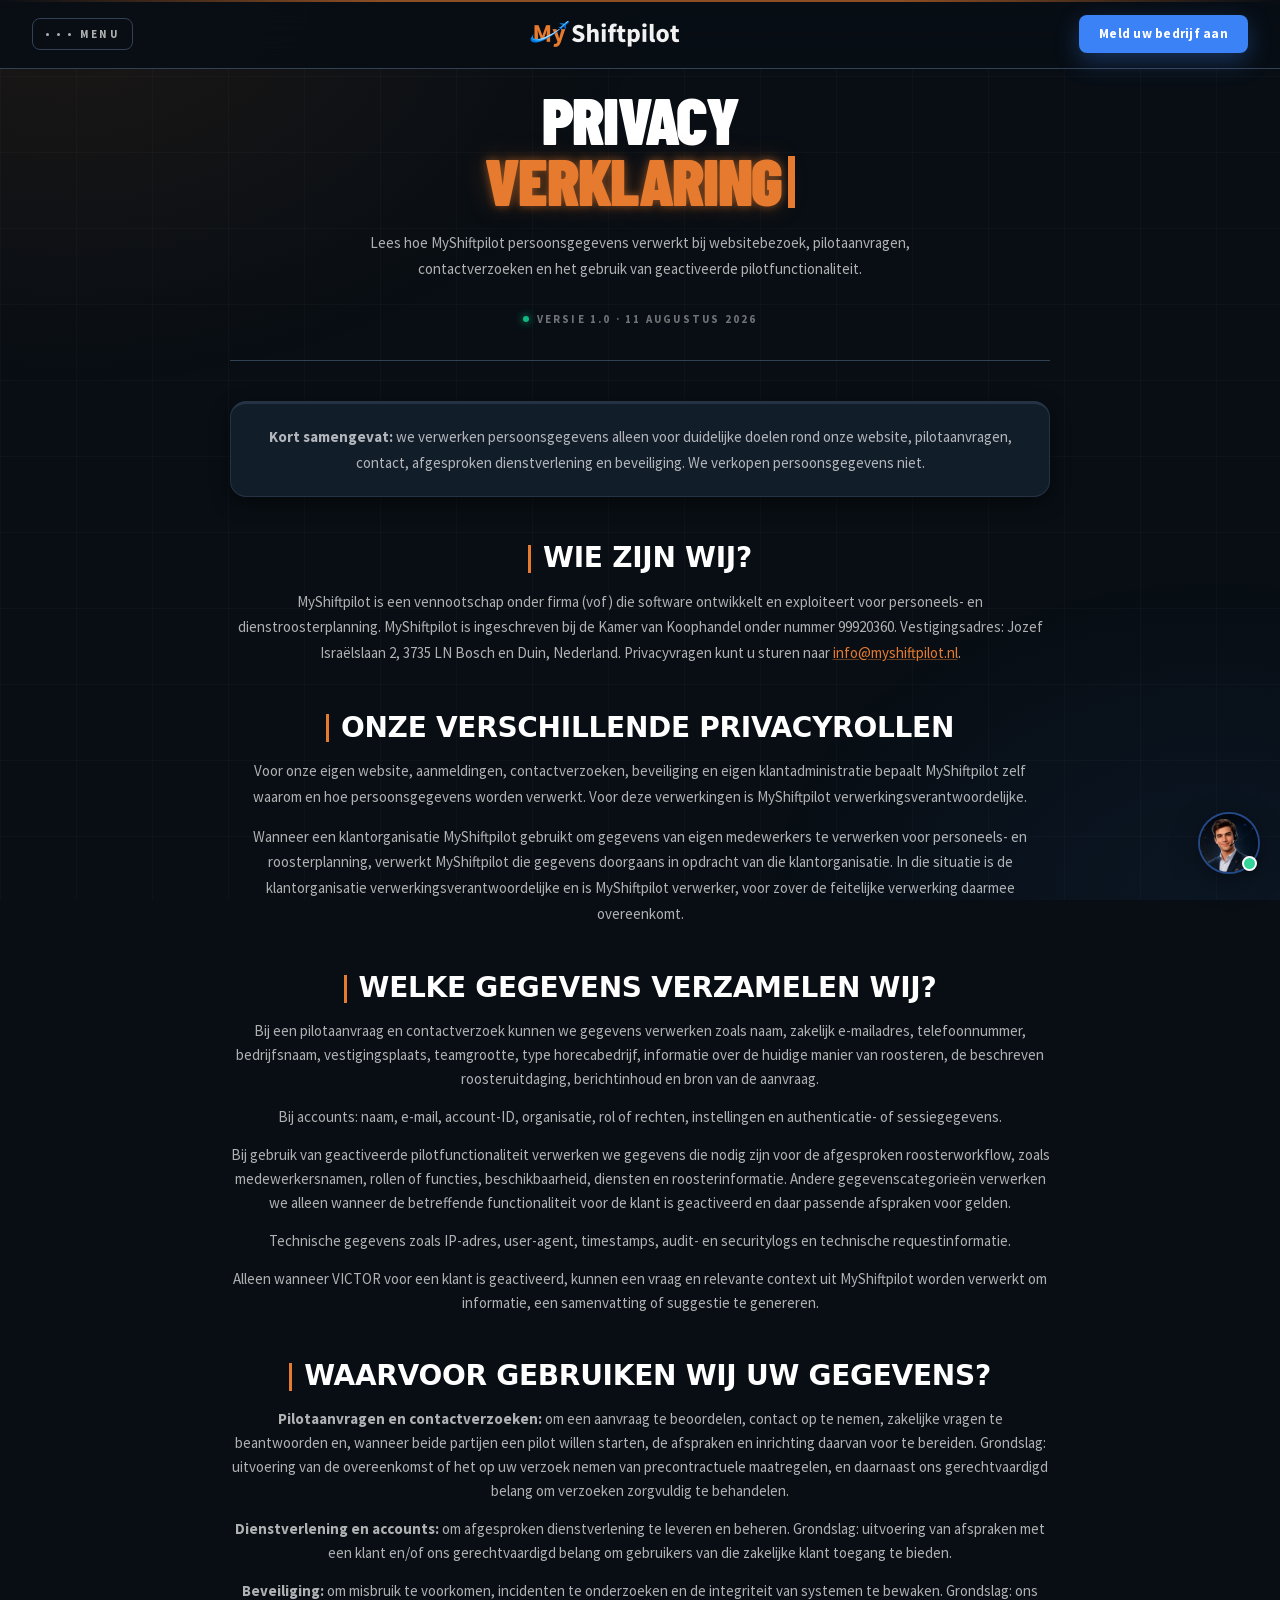
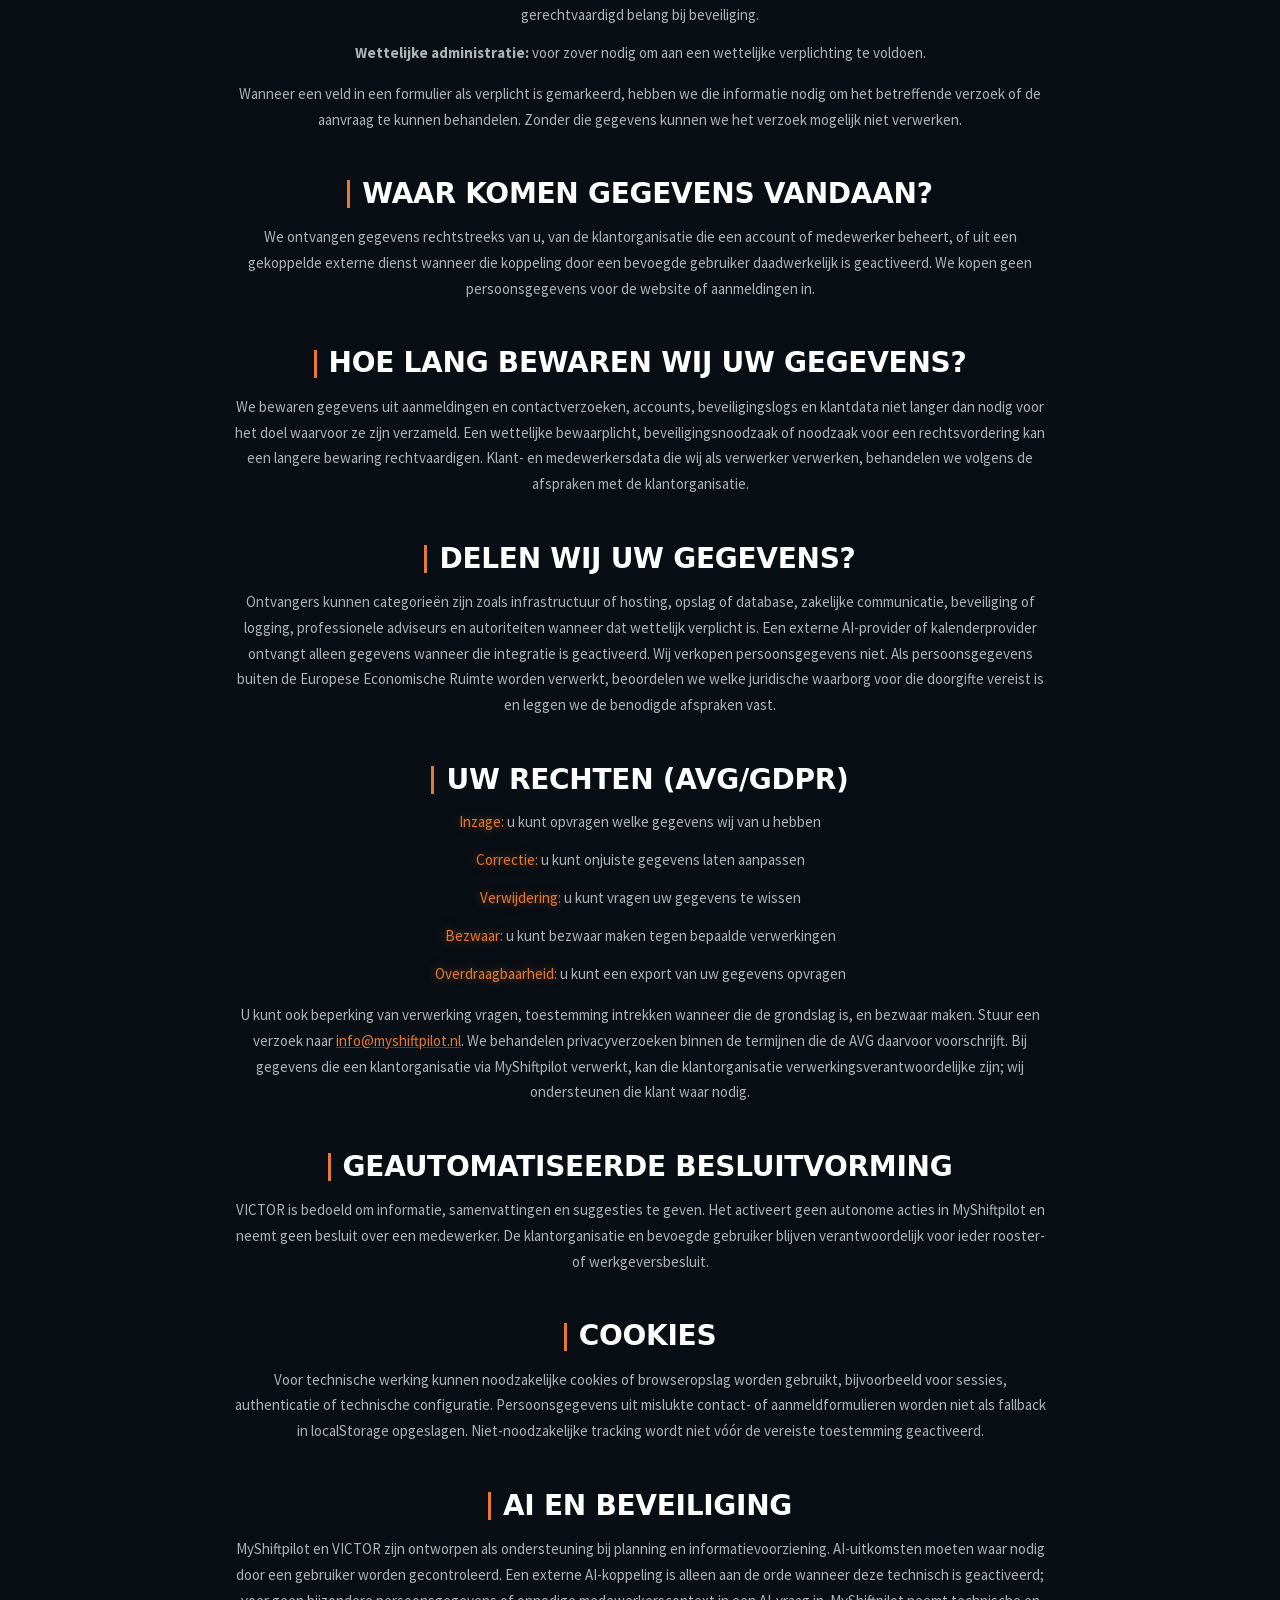
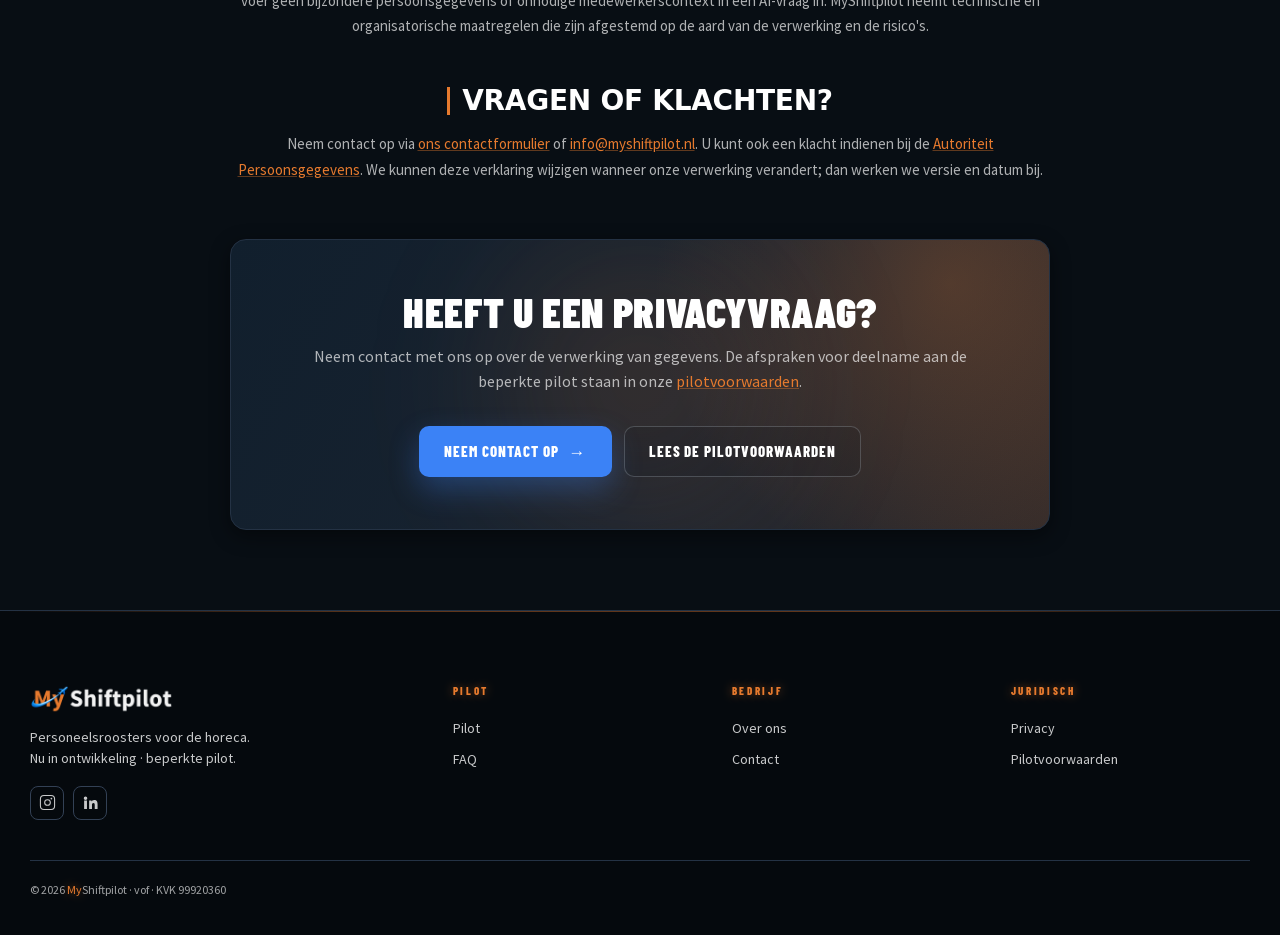
<file: privacy.html>
<!DOCTYPE html>
<html lang="nl">
<head>
<meta charset="UTF-8">
    <meta http-equiv="Content-Security-Policy" content="default-src 'self'; base-uri 'self'; object-src 'none'; script-src 'self' 'sha256-iotDyuQeSeKHwgi6ZeZaxc4rL1Qw/quDUZ90uyGMeZs='; script-src-attr 'unsafe-hashes'; style-src 'self' 'unsafe-inline'; img-src 'self' data:; font-src 'self'; connect-src 'self' https://api.myshiftpilot.nl https://api.pdok.nl; form-action 'self'">
    <meta name="myshiftpilot-api-base" content="https://api.myshiftpilot.nl">
<meta name="viewport" content="width=device-width,initial-scale=1">
<meta name="theme-color" content="#080E14">
<title>Privacyverklaring — MyShiftpilot</title>
<meta name="description" content="Lees hoe MyShiftpilot persoonsgegevens van horecabedrijven en medewerkers verwerkt, hoe lang we die bewaren en welke rechten u heeft.">
  <link rel="canonical" href="https://myshiftpilot.nl/privacy.html">
  <meta name="robots" content="index, follow, max-image-preview:large">
  <meta property="og:type" content="website">
  <meta property="og:site_name" content="MyShiftpilot">
  <meta property="og:locale" content="nl_NL">
  <meta property="og:url" content="https://myshiftpilot.nl/privacy.html">
  <meta property="og:title" content="Privacyverklaring — MyShiftpilot">
  <meta property="og:description" content="Lees hoe MyShiftpilot persoonsgegevens van horecabedrijven en medewerkers verwerkt, hoe lang we die bewaren en welke rechten u heeft.">
  <meta property="og:image" content="https://myshiftpilot.nl/assets/img/og-myshiftpilot.png">
  <meta property="og:image:type" content="image/png">
  <meta property="og:image:width" content="1200">
  <meta property="og:image:height" content="630">
  <meta property="og:image:alt" content="MyShiftpilot — personeelsroosters voor de horeca">
  <meta name="twitter:card" content="summary_large_image">
  <meta name="twitter:title" content="Privacyverklaring — MyShiftpilot">
  <meta name="twitter:description" content="Lees hoe MyShiftpilot persoonsgegevens van horecabedrijven en medewerkers verwerkt, hoe lang we die bewaren en welke rechten u heeft.">
  <meta name="twitter:image" content="https://myshiftpilot.nl/assets/img/og-myshiftpilot.png">
  <meta name="twitter:image:alt" content="MyShiftpilot — personeelsroosters voor de horeca">
  <link rel="icon" href="favicon.ico" sizes="32x32">
  <link rel="icon" type="image/png" sizes="96x96" href="assets/icons/favicon-96.png">
  <link rel="apple-touch-icon" sizes="180x180" href="assets/icons/apple-touch-icon.png">
  <link rel="manifest" href="site.webmanifest">
<script type="application/ld+json">
{
  "@context": "https://schema.org",
  "@graph": [
    {
      "@type": "WebPage",
      "@id": "https://myshiftpilot.nl/privacy.html#webpage",
      "url": "https://myshiftpilot.nl/privacy.html",
      "name": "Privacyverklaring — MyShiftpilot",
      "description": "Lees hoe MyShiftpilot persoonsgegevens van horecabedrijven en medewerkers verwerkt, hoe lang we die bewaren en welke rechten u heeft.",
      "inLanguage": "nl-NL",
      "isPartOf": {
        "@id": "https://myshiftpilot.nl/#website"
      },
      "about": {
        "@id": "https://myshiftpilot.nl/#organisatie"
      },
      "primaryImageOfPage": {
        "@id": "https://myshiftpilot.nl/#ogimage"
      },
      "breadcrumb": {
        "@id": "https://myshiftpilot.nl/privacy.html#kruimelpad"
      }
    },
    {
      "@type": "BreadcrumbList",
      "@id": "https://myshiftpilot.nl/privacy.html#kruimelpad",
      "itemListElement": [
        {
          "@type": "ListItem",
          "position": 1,
          "name": "Home",
          "item": "https://myshiftpilot.nl/"
        },
        {
          "@type": "ListItem",
          "position": 2,
          "name": "Privacy",
          "item": "https://myshiftpilot.nl/privacy.html"
        }
      ]
    }
  ]
}
</script>
<style>
*,*::before,*::after{margin:0;padding:0;box-sizing:border-box}
:root{
  --navy:#0F1720;--navy2:#121D2A;--navy3:#1A2735;--deep:#080E14;
  --or:#E67A2E;--orh:#D56A1E;--org:rgba(230,122,46,.35);--ors:rgba(230,122,46,.12);
  --bl:#3B82F6;--blg:rgba(59,130,246,.32);
  --gr:#10B981;
  --w:#fff;--wd:rgba(255,255,255,.65);--wf:rgba(255,255,255,.38);--wg:rgba(255,255,255,.13);
  --ln:rgba(255,255,255,.07);--ls:rgba(255,255,255,.14);
  --e:cubic-bezier(.25,.1,.25,1);--eo:cubic-bezier(.16,1,.3,1);
}
html{scroll-behavior:smooth}
body{font-family:-apple-system,BlinkMacSystemFont,'Segoe UI',Roboto,Helvetica,Arial,sans-serif;background:var(--navy);color:var(--w);line-height:1.5;overflow-x:hidden;-webkit-font-smoothing:antialiased}
body::before{content:'';position:fixed;inset:0;pointer-events:none;z-index:0;background-image:linear-gradient(rgba(255,255,255,.022) 1px,transparent 1px),linear-gradient(90deg,rgba(255,255,255,.022) 1px,transparent 1px);background-size:80px 80px}
body::after{content:'';position:fixed;inset:0;pointer-events:none;z-index:0;background:radial-gradient(900px 600px at 5% 0%,rgba(230,122,46,.09),transparent 65%),radial-gradient(700px 500px at 95% 100%,rgba(59,130,246,.07),transparent 65%)}
a{color:inherit;text-decoration:none}
button{font-family:inherit;border:0;background:none;color:inherit;cursor:pointer}
img{max-width:100%;display:block}
input,select,textarea{font-family:inherit;color:inherit}
.brand-my{color:var(--or)}
.skip-link{position:fixed;top:10px;left:50%;z-index:1000;padding:10px 16px;border-radius:7px;background:#fff;color:var(--deep);font-size:14px;font-weight:800;transform:translate(-50%,-160%);transition:transform .2s var(--e)}
.skip-link:focus{transform:translate(-50%,0)}
a:focus-visible,button:focus-visible{outline:3px solid #fff;outline-offset:3px}
/* Scroll progress */
#scroll-progress{position:fixed;top:0;left:0;height:2px;width:0%;background:linear-gradient(90deg,var(--or),var(--bl));z-index:200;box-shadow:0 0 8px var(--org)}
/* Header */
.hdr{position:fixed;top:0;left:0;right:0;z-index:100;background:rgba(8,14,20,.9);backdrop-filter:blur(18px);-webkit-backdrop-filter:blur(18px);border-bottom:1px solid var(--ls);animation:hdr-in .7s var(--eo) .05s both}
.hdr::before{content:'';position:absolute;top:0;left:0;right:0;height:2px;background:linear-gradient(90deg,transparent,var(--or) 30%,var(--or) 70%,transparent);opacity:.6}
@keyframes hdr-in{from{transform:translateY(-100%);opacity:0}to{transform:translateY(0);opacity:1}}
.hdr-inner{max-width:none;margin:0;padding:0 32px;height:68px;display:flex;align-items:center;justify-content:space-between;gap:16px}
.menu{display:inline-flex;align-items:center;gap:8px;padding:8px 13px;border:1px solid var(--ls);border-radius:6px;font-size:11px;font-weight:700;letter-spacing:.2em;text-transform:uppercase;color:var(--wd);transition:all .25s var(--e);flex-shrink:0}
.menu:hover{border-color:var(--or);color:var(--or);background:var(--ors)}
.menu-dot{width:3px;height:3px;border-radius:50%;background:currentColor}
.menu-txt{margin-left:1px}
.logo-img{height:34px;width:auto;display:block;transition:transform .3s}
.brand-logo:hover .logo-img{transform:scale(1.04)}
.login-btn{display:inline-flex;align-items:center;justify-content:center;padding:9px 20px;border-radius:6px;background:var(--bl);color:#fff;font-size:13px;font-weight:700;letter-spacing:.02em;transition:all .25s var(--e);white-space:nowrap;flex-shrink:0}
.login-btn:hover{background:var(--or);transform:translateY(-1px);box-shadow:0 8px 24px var(--org)}
.nav-panel{position:absolute;top:calc(100% + 6px);left:32px;background:var(--navy2);border:1px solid var(--ls);border-radius:12px;min-width:240px;padding:6px;opacity:0;visibility:hidden;transform:translateY(-10px);transition:all .25s var(--e);box-shadow:0 28px 64px rgba(0,0,0,.6);z-index:10}
.nav-panel.open{opacity:1;visibility:visible;transform:translateY(0)}
.np-link{display:flex;align-items:center;gap:14px;padding:12px 14px;border-radius:8px;font-size:14px;font-weight:600;transition:all .2s var(--e)}
.np-link:hover,.np-link[aria-current="page"]{background:var(--ors);color:var(--or)}
.np-link:focus-visible{background:var(--ors);color:var(--or);outline-color:var(--or);outline-offset:-2px}
.np-num{font-size:10px;font-weight:700;letter-spacing:.22em;color:var(--wf);min-width:20px}
.np-link:hover .np-num,.np-link[aria-current="page"] .np-num{color:var(--or)}
.nav-panel.open .np-link{animation:slide-in .3s var(--eo) both}
.nav-panel.open .np-link:nth-child(1){animation-delay:.03s}.nav-panel.open .np-link:nth-child(2){animation-delay:.08s}
.nav-panel.open .np-link:nth-child(3){animation-delay:.13s}.nav-panel.open .np-link:nth-child(4){animation-delay:.18s}
.nav-panel.open .np-link:nth-child(5){animation-delay:.23s}.nav-panel.open .np-link:nth-child(6){animation-delay:.28s}
.nav-panel.open .np-link:nth-child(7){animation-delay:.33s}.nav-panel.open .np-link:nth-child(8){animation-delay:.38s}
.nav-panel.open .np-link:nth-child(9){animation-delay:.43s}
@keyframes slide-in{from{opacity:0;transform:translateX(-12px)}to{opacity:1;transform:translateX(0)}}
@keyframes pulse{0%,100%{opacity:1}50%{opacity:.4}}
/* CTA buttons */
.cta{display:inline-flex;align-items:center;gap:10px;padding:14px 24px;border-radius:8px;font-size:14px;font-weight:700;letter-spacing:.04em;text-transform:uppercase;transition:all .28s var(--e);position:relative;overflow:hidden}
.cta.primary{background:var(--bl);color:#fff;box-shadow:0 8px 24px var(--blg);border:1px solid transparent}
.cta.primary::after{content:'';position:absolute;top:0;left:-120%;width:60%;height:100%;background:linear-gradient(90deg,transparent,rgba(255,255,255,.22),transparent);transform:skewX(-18deg);transition:left .5s var(--eo)}
.cta.primary:hover{background:var(--orh);transform:translateY(-1px);box-shadow:0 8px 24px var(--org)}
.cta.primary:hover::after{left:140%}
.cta.ghost{border:1px solid var(--ls);color:var(--w);background:transparent}
.cta.ghost:hover{border-color:var(--or);color:var(--or);background:var(--ors);transform:translateY(-1px)}
.cta-arrow{font-size:17px;transition:transform .28s var(--e)}
.cta:hover .cta-arrow{transform:translateX(5px)}
/* Page layout */
.page{padding:100px 24px 80px;position:relative;z-index:1;max-width:1320px;margin:0 auto}
/* Page hero */
.pg-eyebrow{display:inline-flex;align-items:center;gap:10px;padding:7px 13px;border:1px solid var(--ls);border-radius:99px;font-size:10px;font-weight:700;letter-spacing:.26em;color:var(--wd);text-transform:uppercase;margin-bottom:28px}
.pg-eyebrow::before{content:'';width:6px;height:6px;border-radius:50%;background:var(--or);box-shadow:0 0 10px var(--org);animation:pulse 2s infinite}
.pg-h1{font-family:'Arial Narrow','Impact',ui-sans-serif,system-ui,sans-serif;font-size:clamp(52px,8vw,110px);font-weight:900;line-height:.92;letter-spacing:-.02em;text-transform:uppercase;margin-bottom:20px}
.pg-h1 em{font-style:normal;color:var(--or)}
.pg-lead{font-size:clamp(15px,1.4vw,18px);color:var(--wd);max-width:560px;line-height:1.65;margin-bottom:48px}
/* Section label */
.sec-label{font-family:'Arial Narrow','Impact',ui-sans-serif,system-ui,sans-serif;font-size:10px;font-weight:900;letter-spacing:.36em;color:var(--or);text-transform:uppercase;margin-bottom:12px;display:inline-flex;align-items:center;gap:12px}
.sec-label::before,.sec-label::after{content:'';width:28px;height:1px;background:var(--or);opacity:.5}
.sec-h2{font-family:'Arial Narrow','Impact',ui-sans-serif,system-ui,sans-serif;font-size:clamp(32px,4.5vw,52px);font-weight:900;line-height:1;letter-spacing:-.02em;text-transform:uppercase;margin-bottom:14px}
.sec-h2 em{font-style:normal;color:var(--or)}
/* Reveal */
.reveal{opacity:0;transform:translateY(24px);transition:opacity .8s var(--eo),transform .8s var(--eo);transition-delay:var(--d,0s)}
.reveal.in{opacity:1;transform:translateY(0)}
/* Footer */
.ftr{padding:72px 24px 36px;border-top:1px solid var(--ln);background:rgba(0,0,0,.3);position:relative;z-index:1}
.ftr::before{content:'';position:absolute;top:0;left:24px;right:24px;height:1px;background:linear-gradient(90deg,transparent,var(--or) 30%,var(--or) 70%,transparent);opacity:.4}
.ftr-grid{max-width:1320px;margin:0 auto;display:grid;grid-template-columns:1.6fr 1fr 1fr 1fr;gap:40px;padding-bottom:40px;border-bottom:1px solid var(--ln)}
.ftr-logo-img{height:32px;width:auto;display:block;margin-bottom:12px}
.ftr-brand p.ftr-tag{font-size:14px;color:rgba(255,255,255,.78);line-height:1.55;margin-bottom:16px}
.ftr-socials{display:flex;gap:9px}
.ftr-socials a{width:34px;height:34px;border-radius:8px;border:1px solid var(--ls);display:grid;place-items:center;color:rgba(255,255,255,.78);transition:all .28s var(--e)}
.ftr-socials a:hover{border-color:var(--or);color:var(--or);transform:translateY(-2px)}
.ftr-h{font-family:'Arial Narrow','Impact',ui-sans-serif,system-ui,sans-serif;font-size:12px;font-weight:900;letter-spacing:.22em;color:var(--or);text-transform:uppercase;margin-bottom:14px}
.ftr-col a{display:block;font-size:14px;color:rgba(255,255,255,.78);padding:5px 0;transition:color .2s var(--e)}
.ftr-col a:hover{color:var(--or)}
.ftr-bottom{max-width:1320px;margin:0 auto;padding-top:20px;display:flex;justify-content:space-between;align-items:center;font-size:12px;color:rgba(255,255,255,.62);flex-wrap:wrap;gap:12px}
.ftr-links{display:flex;align-items:center;gap:8px}
.ftr-links a{color:var(--wf);transition:color .2s var(--e)}
.ftr-links a:hover{color:var(--or)}
/* Responsive base */
@media(max-width:768px){.page{padding:88px 18px 60px}.cta{padding:12px 18px;font-size:13px}}
@media(max-width:480px){
  .hdr-inner{padding:0 16px}.menu{padding:8px 10px;gap:5px;letter-spacing:.12em}
  .login-btn{width:44px;padding:8px;font-size:0;letter-spacing:0}.login-btn::before{content:'→';font-size:16px;line-height:1}
  .page{padding:80px 16px 48px}.pg-h1{font-size:clamp(40px,13vw,60px);overflow-wrap:anywhere;hyphens:auto}
  .ftr-grid{grid-template-columns:1fr 1fr;gap:24px}
  .ftr-grid>div:first-child{grid-column:span 2}
  .nav-panel{left:16px;right:16px;min-width:0}
}
@media(max-width:360px){.ftr-grid{grid-template-columns:1fr}.menu-txt{display:none}.logo-img{height:28px}}
@media(prefers-reduced-motion:reduce){html{scroll-behavior:auto}*,*::before,*::after{animation-duration:.01ms!important;animation-iteration-count:1!important;transition-duration:.01ms!important;scroll-behavior:auto!important}.reveal{opacity:1!important;transform:none!important}}

.cta-banner{position:relative;overflow:hidden;padding:52px 48px;background:linear-gradient(135deg,var(--navy2),var(--navy3));border:1px solid var(--ls);border-radius:20px;margin-top:80px}
.cb-glow{position:absolute;width:500px;height:500px;border-radius:50%;background:radial-gradient(circle,var(--org),transparent 70%);filter:blur(64px);right:-100px;top:-150px;pointer-events:none}
.cb-body{position:relative;z-index:1;display:flex;justify-content:space-between;align-items:center;gap:40px;flex-wrap:wrap}
.cb-text h3{font-family:'Arial Narrow','Impact',ui-sans-serif,system-ui,sans-serif;font-size:clamp(26px,3.5vw,42px);font-weight:900;text-transform:uppercase;letter-spacing:-.02em;line-height:1.05;margin-bottom:10px}
.cb-text h3 em{font-style:normal;color:var(--or)}
.cb-text p{font-size:15px;color:var(--wd);max-width:480px;line-height:1.55}
.cb-actions{display:flex;gap:12px;flex-shrink:0;flex-wrap:wrap}
@media(max-width:680px){.cta-banner{padding:32px 22px}.cb-body{flex-direction:column;align-items:flex-start}.cb-actions{flex-direction:column;width:100%}.cb-actions .cta{justify-content:center}}

.legal{max-width:760px;margin:0 auto}
.legal-intro{margin-bottom:64px;padding-bottom:48px;border-bottom:1px solid var(--ls)}
.legal-updated{display:inline-flex;align-items:center;gap:8px;font-size:11px;font-weight:700;letter-spacing:.2em;color:var(--wf);text-transform:uppercase;margin-bottom:24px}
.legal-updated::before{content:'';width:6px;height:6px;border-radius:50%;background:var(--gr);box-shadow:0 0 8px var(--gr)}
.legal h2{font-family:'Arial Narrow','Impact',ui-sans-serif,system-ui,sans-serif;font-size:clamp(20px,3vw,28px);font-weight:900;text-transform:uppercase;letter-spacing:-.01em;margin:48px 0 16px;color:var(--w);display:flex;align-items:center;gap:12px}
.legal h2::before{content:'';width:3px;height:1em;background:var(--or);display:block;flex-shrink:0}
.legal p{font-size:15px;color:var(--wd);line-height:1.72;margin-bottom:14px}
.legal p:last-child{margin-bottom:0}
.legal a{color:var(--or);text-decoration:underline;text-decoration-color:rgba(230,122,46,.4)}
.legal a:hover{text-decoration-color:var(--or)}
.legal ul{margin:12px 0 16px 0;display:flex;flex-direction:column;gap:8px}
.legal ul li{font-size:15px;color:var(--wd);line-height:1.6;display:flex;gap:10px;align-items:baseline}
.legal ul li::before{content:'→';color:var(--or);font-weight:700;flex-shrink:0;font-size:12px}
.legal-block{background:var(--navy2);border:1px solid var(--ln);border-left:3px solid var(--or);border-radius:12px;padding:20px 22px;margin:20px 0}
.legal-block p{margin-bottom:0}
</style>
    <link rel="stylesheet" href="assets/css/marketing-cta.css?v=20260814s">
    <link rel="stylesheet" href="assets/css/pilot-victor.css?v=20260817r">
  <link rel="stylesheet" href="assets/css/pilot-system.css?v=20260817j">
</head>
<body>
<div id="scroll-progress"></div>
<a class="skip-link" href="#main-content">Ga direct naar de inhoud</a>

<header class="hdr">
  <div class="hdr-inner">
    <button class="menu" id="menu-btn" aria-label="Open menu" aria-expanded="false" aria-controls="nav-panel">
      <span class="menu-dot"></span><span class="menu-dot"></span><span class="menu-dot"></span><span class="menu-txt">Menu</span>
    </button>
    <a href="/" class="brand-logo" aria-label="MyShiftpilot home">
      <img src="assets/img/logoMyShiftpilot_v5.png" alt="MyShiftpilot" class="logo-img">
    </a>
    <a href="/#pilot-aanvraag" class="login-btn">Meld uw bedrijf aan</a>
  </div>
  <nav class="nav-panel" id="nav-panel" aria-label="Hoofdmenu" aria-hidden="true">
    <a href="/" class="np-link"><span class="np-num">01</span><span>Home</span></a>
    <a href="pilot.html" class="np-link"><span class="np-num">02</span><span>Pilot</span></a>
    <a href="faq.html" class="np-link"><span class="np-num">03</span><span>FAQ</span></a>
    <a href="about.html" class="np-link"><span class="np-num">04</span><span>Over ons</span></a>
    <a href="contact.html" class="np-link"><span class="np-num">05</span><span>Contact</span></a>
    <a href="privacy.html" class="np-link" aria-current="page"><span class="np-num">06</span><span>Privacy</span></a>
    <a href="terms.html" class="np-link"><span class="np-num">07</span><span>Pilotvoorwaarden</span></a>
  </nav>
</header>


<main class="page legal-page" id="main-content">
  <div class="legal">
    <div class="legal-intro reveal">
      <h1 class="pg-h1">Privacy<br><em>verklaring</em></h1>
      <p class="pg-lead">Lees hoe MyShiftpilot persoonsgegevens verwerkt bij websitebezoek, pilotaanvragen, contactverzoeken en het gebruik van geactiveerde pilotfunctionaliteit.</p>
      <div class="legal-updated">Versie 1.0 · 11 augustus 2026</div>
    </div>
    <div class="legal reveal" style="--d:.1s">
      <div class="legal-block"><p><strong>Kort samengevat:</strong> we verwerken persoonsgegevens alleen voor duidelijke doelen rond onze website, pilotaanvragen, contact, afgesproken dienstverlening en beveiliging. We verkopen persoonsgegevens niet.</p></div>
      <h2>Wie zijn wij?</h2>
      <p>MyShiftpilot is een vennootschap onder firma (vof) die software ontwikkelt en exploiteert voor personeels- en dienstroosterplanning. MyShiftpilot is ingeschreven bij de Kamer van Koophandel onder nummer 99920360. Vestigingsadres: Jozef Israëlslaan 2, 3735 LN Bosch en Duin, Nederland. Privacyvragen kunt u sturen naar <a href="mailto:info@myshiftpilot.nl">info@myshiftpilot.nl</a>.</p>
      <h2>Onze verschillende privacyrollen</h2>
      <p>Voor onze eigen website, aanmeldingen, contactverzoeken, beveiliging en eigen klantadministratie bepaalt MyShiftpilot zelf waarom en hoe persoonsgegevens worden verwerkt. Voor deze verwerkingen is MyShiftpilot verwerkingsverantwoordelijke.</p>
      <p>Wanneer een klantorganisatie MyShiftpilot gebruikt om gegevens van eigen medewerkers te verwerken voor personeels- en roosterplanning, verwerkt MyShiftpilot die gegevens doorgaans in opdracht van die klantorganisatie. In die situatie is de klantorganisatie verwerkingsverantwoordelijke en is MyShiftpilot verwerker, voor zover de feitelijke verwerking daarmee overeenkomt.</p>
      <h2>Welke gegevens verzamelen wij?</h2>
      <ul>
        <li>Bij een pilotaanvraag en contactverzoek kunnen we gegevens verwerken zoals naam, zakelijk e-mailadres, telefoonnummer, bedrijfsnaam, vestigingsplaats, teamgrootte, type horecabedrijf, informatie over de huidige manier van roosteren, de beschreven roosteruitdaging, berichtinhoud en bron van de aanvraag.</li>
        <li>Bij accounts: naam, e-mail, account-ID, organisatie, rol of rechten, instellingen en authenticatie- of sessiegegevens.</li>
        <li>Bij gebruik van geactiveerde pilotfunctionaliteit verwerken we gegevens die nodig zijn voor de afgesproken roosterworkflow, zoals medewerkersnamen, rollen of functies, beschikbaarheid, diensten en roosterinformatie. Andere gegevenscategorieën verwerken we alleen wanneer de betreffende functionaliteit voor de klant is geactiveerd en daar passende afspraken voor gelden.</li>
        <li>Technische gegevens zoals IP-adres, user-agent, timestamps, audit- en securitylogs en technische requestinformatie.</li>
        <li>Alleen wanneer VICTOR voor een klant is geactiveerd, kunnen een vraag en relevante context uit MyShiftpilot worden verwerkt om informatie, een samenvatting of suggestie te genereren.</li>
      </ul>
      <h2>Waarvoor gebruiken wij uw gegevens?</h2>
      <ul>
        <li><strong>Pilotaanvragen en contactverzoeken:</strong> om een aanvraag te beoordelen, contact op te nemen, zakelijke vragen te beantwoorden en, wanneer beide partijen een pilot willen starten, de afspraken en inrichting daarvan voor te bereiden. Grondslag: uitvoering van de overeenkomst of het op uw verzoek nemen van precontractuele maatregelen, en daarnaast ons gerechtvaardigd belang om verzoeken zorgvuldig te behandelen.</li>
        <li><strong>Dienstverlening en accounts:</strong> om afgesproken dienstverlening te leveren en beheren. Grondslag: uitvoering van afspraken met een klant en/of ons gerechtvaardigd belang om gebruikers van die zakelijke klant toegang te bieden.</li>
        <li><strong>Beveiliging:</strong> om misbruik te voorkomen, incidenten te onderzoeken en de integriteit van systemen te bewaken. Grondslag: ons gerechtvaardigd belang bij beveiliging.</li>
        <li><strong>Wettelijke administratie:</strong> voor zover nodig om aan een wettelijke verplichting te voldoen.</li>
      </ul>
      <p>Wanneer een veld in een formulier als verplicht is gemarkeerd, hebben we die informatie nodig om het betreffende verzoek of de aanvraag te kunnen behandelen. Zonder die gegevens kunnen we het verzoek mogelijk niet verwerken.</p>
      <h2>Waar komen gegevens vandaan?</h2>
      <p>We ontvangen gegevens rechtstreeks van u, van de klantorganisatie die een account of medewerker beheert, of uit een gekoppelde externe dienst wanneer die koppeling door een bevoegde gebruiker daadwerkelijk is geactiveerd. We kopen geen persoonsgegevens voor de website of aanmeldingen in.</p>
      <h2>Hoe lang bewaren wij uw gegevens?</h2>
      <p>We bewaren gegevens uit aanmeldingen en contactverzoeken, accounts, beveiligingslogs en klantdata niet langer dan nodig voor het doel waarvoor ze zijn verzameld. Een wettelijke bewaarplicht, beveiligingsnoodzaak of noodzaak voor een rechtsvordering kan een langere bewaring rechtvaardigen. Klant- en medewerkersdata die wij als verwerker verwerken, behandelen we volgens de afspraken met de klantorganisatie.</p>
      <h2>Delen wij uw gegevens?</h2>
      <p>Ontvangers kunnen categorieën zijn zoals infrastructuur of hosting, opslag of database, zakelijke communicatie, beveiliging of logging, professionele adviseurs en autoriteiten wanneer dat wettelijk verplicht is. Een externe AI-provider of kalenderprovider ontvangt alleen gegevens wanneer die integratie is geactiveerd. Wij verkopen persoonsgegevens niet. Als persoonsgegevens buiten de Europese Economische Ruimte worden verwerkt, beoordelen we welke juridische waarborg voor die doorgifte vereist is en leggen we de benodigde afspraken vast.</p>
      <h2>Uw rechten (AVG/GDPR)</h2>
      <ul>
        <li><span class="brand-my">Inzage:</span> u kunt opvragen welke gegevens wij van u hebben</li>
        <li><span class="brand-my">Correctie:</span> u kunt onjuiste gegevens laten aanpassen</li>
        <li><span class="brand-my">Verwijdering:</span> u kunt vragen uw gegevens te wissen</li>
        <li><span class="brand-my">Bezwaar:</span> u kunt bezwaar maken tegen bepaalde verwerkingen</li>
        <li><span class="brand-my">Overdraagbaarheid:</span> u kunt een export van uw gegevens opvragen</li>
      </ul>
      <p>U kunt ook beperking van verwerking vragen, toestemming intrekken wanneer die de grondslag is, en bezwaar maken. Stuur een verzoek naar <a href="mailto:info@myshiftpilot.nl">info@myshiftpilot.nl</a>. We behandelen privacyverzoeken binnen de termijnen die de AVG daarvoor voorschrijft. Bij gegevens die een klantorganisatie via MyShiftpilot verwerkt, kan die klantorganisatie verwerkingsverantwoordelijke zijn; wij ondersteunen die klant waar nodig.</p>
      <h2>Geautomatiseerde besluitvorming</h2>
      <p>VICTOR is bedoeld om informatie, samenvattingen en suggesties te geven. Het activeert geen autonome acties in MyShiftpilot en neemt geen besluit over een medewerker. De klantorganisatie en bevoegde gebruiker blijven verantwoordelijk voor ieder rooster- of werkgeversbesluit.</p>
      <h2>Cookies</h2>
      <p>Voor technische werking kunnen noodzakelijke cookies of browseropslag worden gebruikt, bijvoorbeeld voor sessies, authenticatie of technische configuratie. Persoonsgegevens uit mislukte contact- of aanmeldformulieren worden niet als fallback in localStorage opgeslagen. Niet-noodzakelijke tracking wordt niet vóór de vereiste toestemming geactiveerd.</p>
      <h2>AI en beveiliging</h2>
      <p>MyShiftpilot en VICTOR zijn ontworpen als ondersteuning bij planning en informatievoorziening. AI-uitkomsten moeten waar nodig door een gebruiker worden gecontroleerd. Een externe AI-koppeling is alleen aan de orde wanneer deze technisch is geactiveerd; voer geen bijzondere persoonsgegevens of onnodige medewerkerscontext in een AI-vraag in. MyShiftpilot neemt technische en organisatorische maatregelen die zijn afgestemd op de aard van de verwerking en de risico's.</p>
      <h2>Vragen of klachten?</h2>
      <p>Neem contact op via <a href="contact.html">ons contactformulier</a> of <a href="mailto:info@myshiftpilot.nl">info@myshiftpilot.nl</a>. U kunt ook een klacht indienen bij de <a href="https://autoriteitpersoonsgegevens.nl" target="_blank" rel="noopener">Autoriteit Persoonsgegevens</a>. We kunnen deze verklaring wijzigen wanneer onze verwerking verandert; dan werken we versie en datum bij.</p>
    </div>
    <div class="cta-banner reveal">
  <div class="cb-glow"></div>
  <div class="cb-body">
    <div class="cb-text">
      <h3>Heeft u een privacyvraag?</h3>
      <p>Neem contact met ons op over de verwerking van gegevens. De afspraken voor deelname aan de beperkte pilot staan in onze <a href="terms.html">pilotvoorwaarden</a>.</p>
    </div>
    <div class="cb-actions">
      <a href="contact.html" class="cta primary"><span>Neem contact op</span><span class="cta-arrow">→</span></a>
      <a href="terms.html" class="cta ghost"><span>Lees de pilotvoorwaarden</span></a>
    </div>
  </div>
</div>
  </div>
</main>
<footer class="ftr">
  <div class="ftr-grid">
    <div class="ftr-brand">
      <img src="assets/img/logoMyShiftpilot_v5.png" alt="MyShiftpilot" class="ftr-logo-img">
      <p class="ftr-tag">Personeelsroosters voor de horeca.<br>Nu in ontwikkeling · beperkte pilot.</p>
      <div class="ftr-socials">
        <a href="https://instagram.com/myshiftpilot" target="_blank" rel="noopener" aria-label="Instagram"><svg width="17" height="17" viewBox="0 0 24 24" fill="none" stroke="currentColor" stroke-width="1.5"><rect x="2" y="2" width="20" height="20" rx="5"/><circle cx="12" cy="12" r="4"/><circle cx="17.5" cy="6.5" r=".5" fill="currentColor"/></svg></a>
        <a href="https://linkedin.com/company/myshiftpilot" target="_blank" rel="noopener" aria-label="LinkedIn"><svg width="17" height="17" viewBox="0 0 24 24" fill="currentColor"><path d="M4.98 3.5a2.5 2.5 0 1 1 0 5 2.5 2.5 0 0 1 0-5ZM3 9h4v12H3V9Zm6.5 0h3.83v1.64h.06c.53-1 1.84-2.06 3.79-2.06 4.05 0 4.8 2.67 4.8 6.13V21h-4v-5.44c0-1.3-.02-2.97-1.81-2.97-1.81 0-2.09 1.42-2.09 2.88V21h-4V9Z"/></svg></a>
      </div>
    </div>
    <div class="ftr-col">
      <div class="ftr-h">Pilot</div>
      <a href="pilot.html">Pilot</a>
      <a href="faq.html">FAQ</a>
    </div>
    <div class="ftr-col">
      <div class="ftr-h">Bedrijf</div>
      <a href="about.html">Over ons</a>
      <a href="contact.html">Contact</a>
    </div>
    <div class="ftr-col">
      <div class="ftr-h">Juridisch</div>
      <a href="privacy.html" aria-current="page">Privacy</a>
      <a href="terms.html">Pilotvoorwaarden</a>
    </div>
  </div>
  <div class="ftr-bottom">
    <div>© 2026 <span class="brand-my">My</span>Shiftpilot · vof · KVK 99920360</div>
  </div>
</footer>
<script src="assets/js/pilot-shell.js?v=20260817a"></script>
<script src="assets/js/pilot-victor.js?v=20260817h"></script>
</body>
</html>
</file>
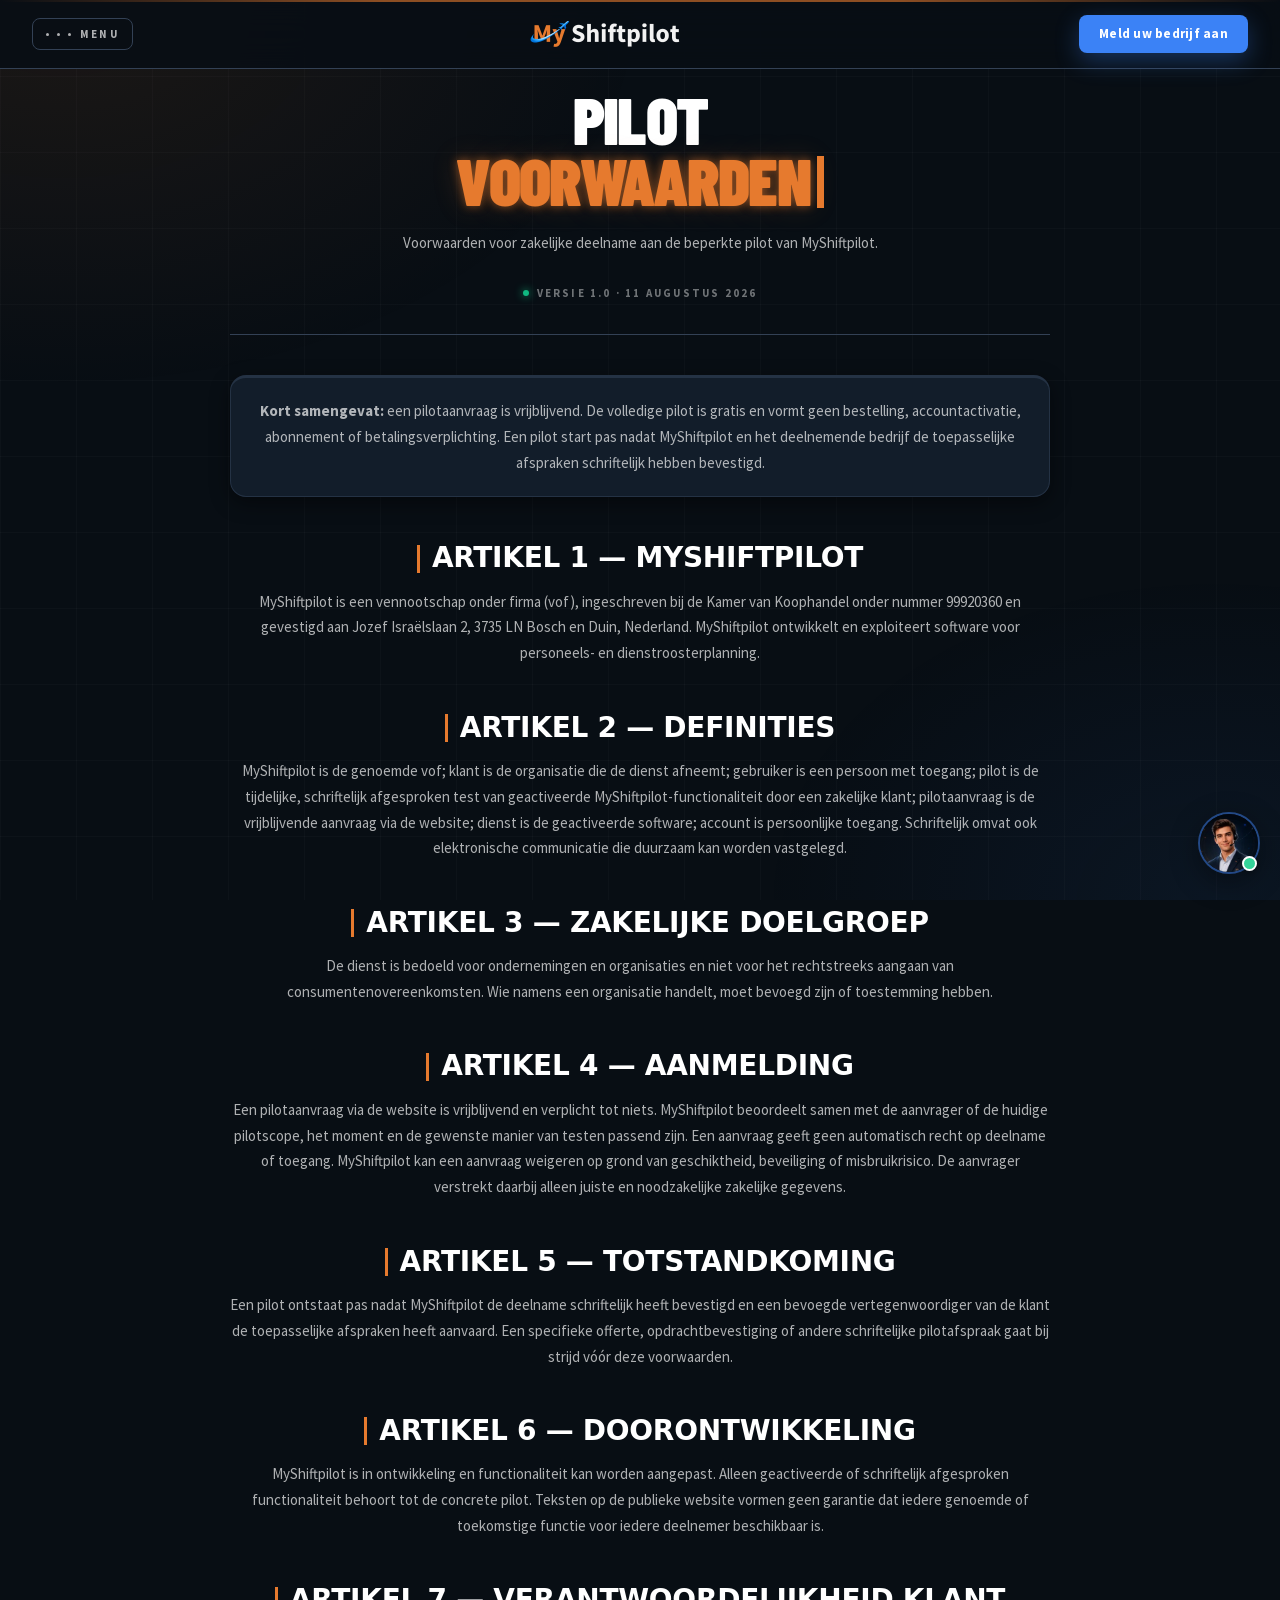
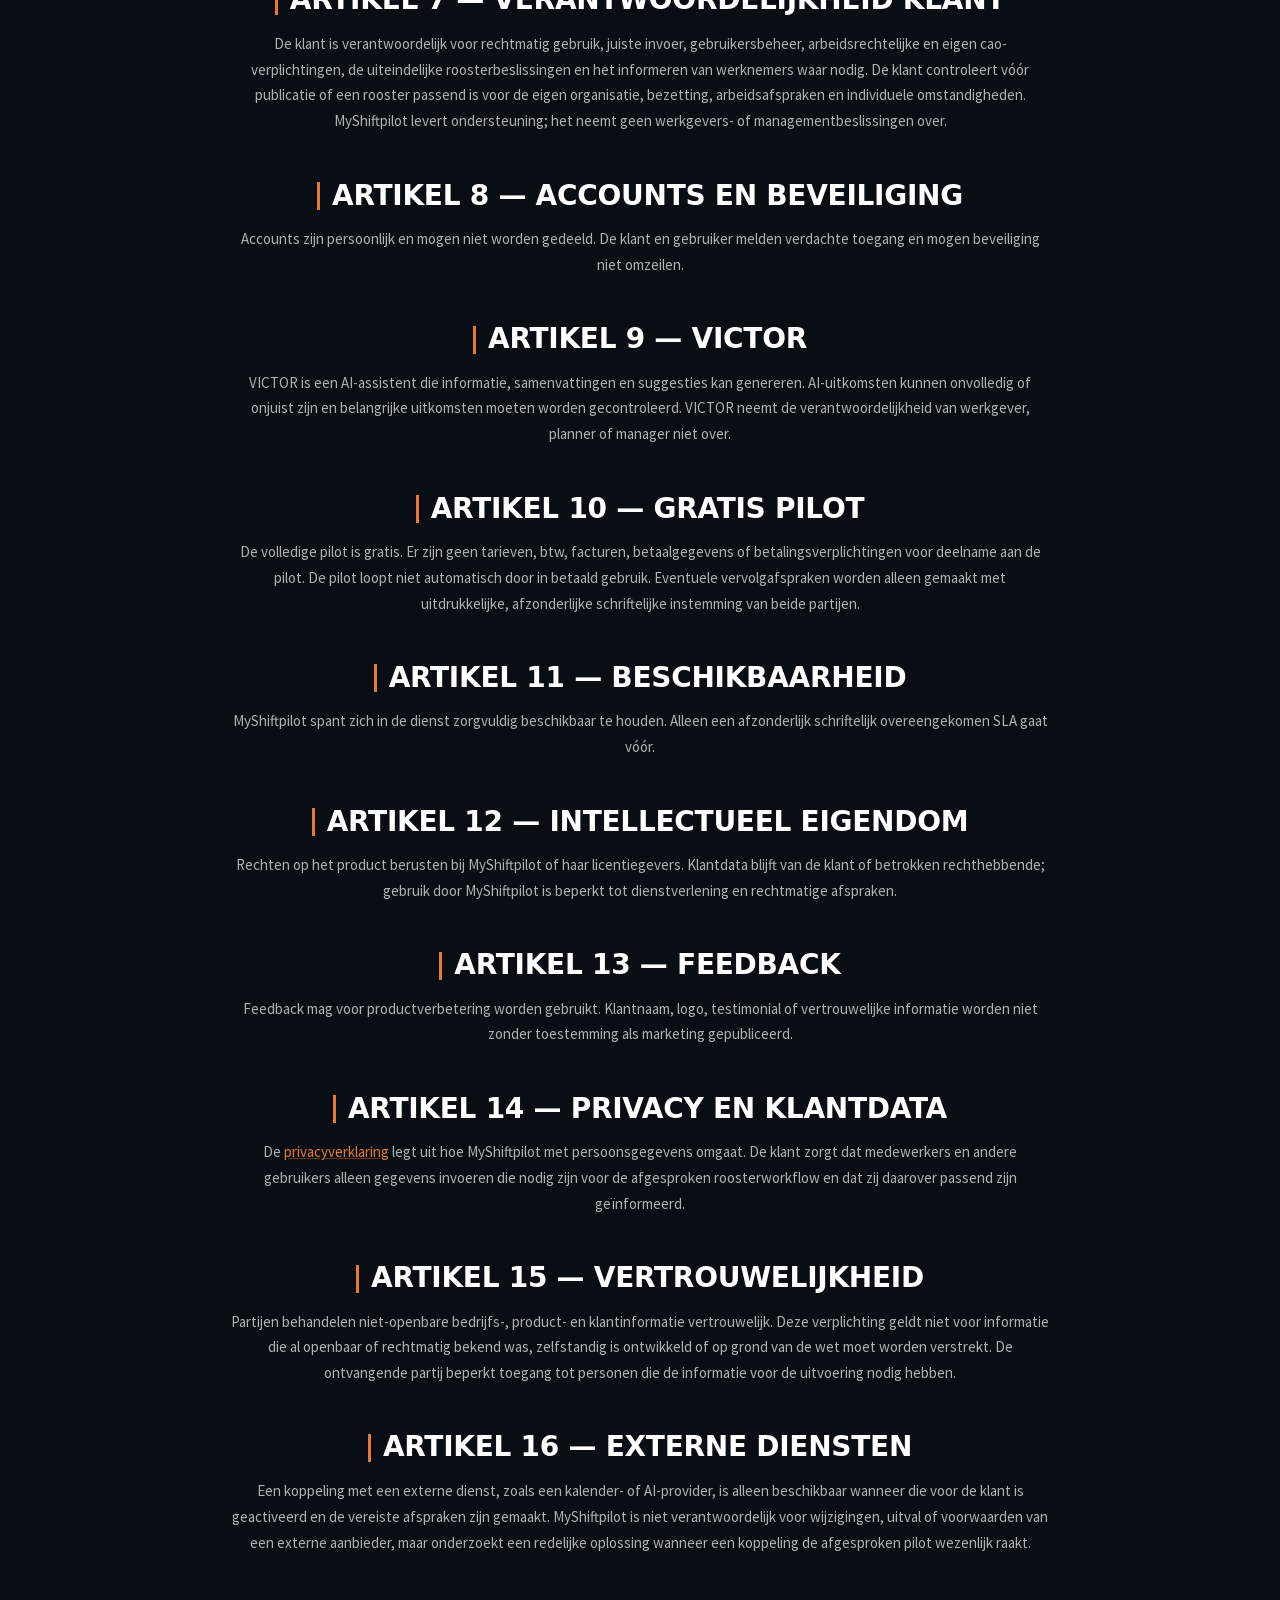
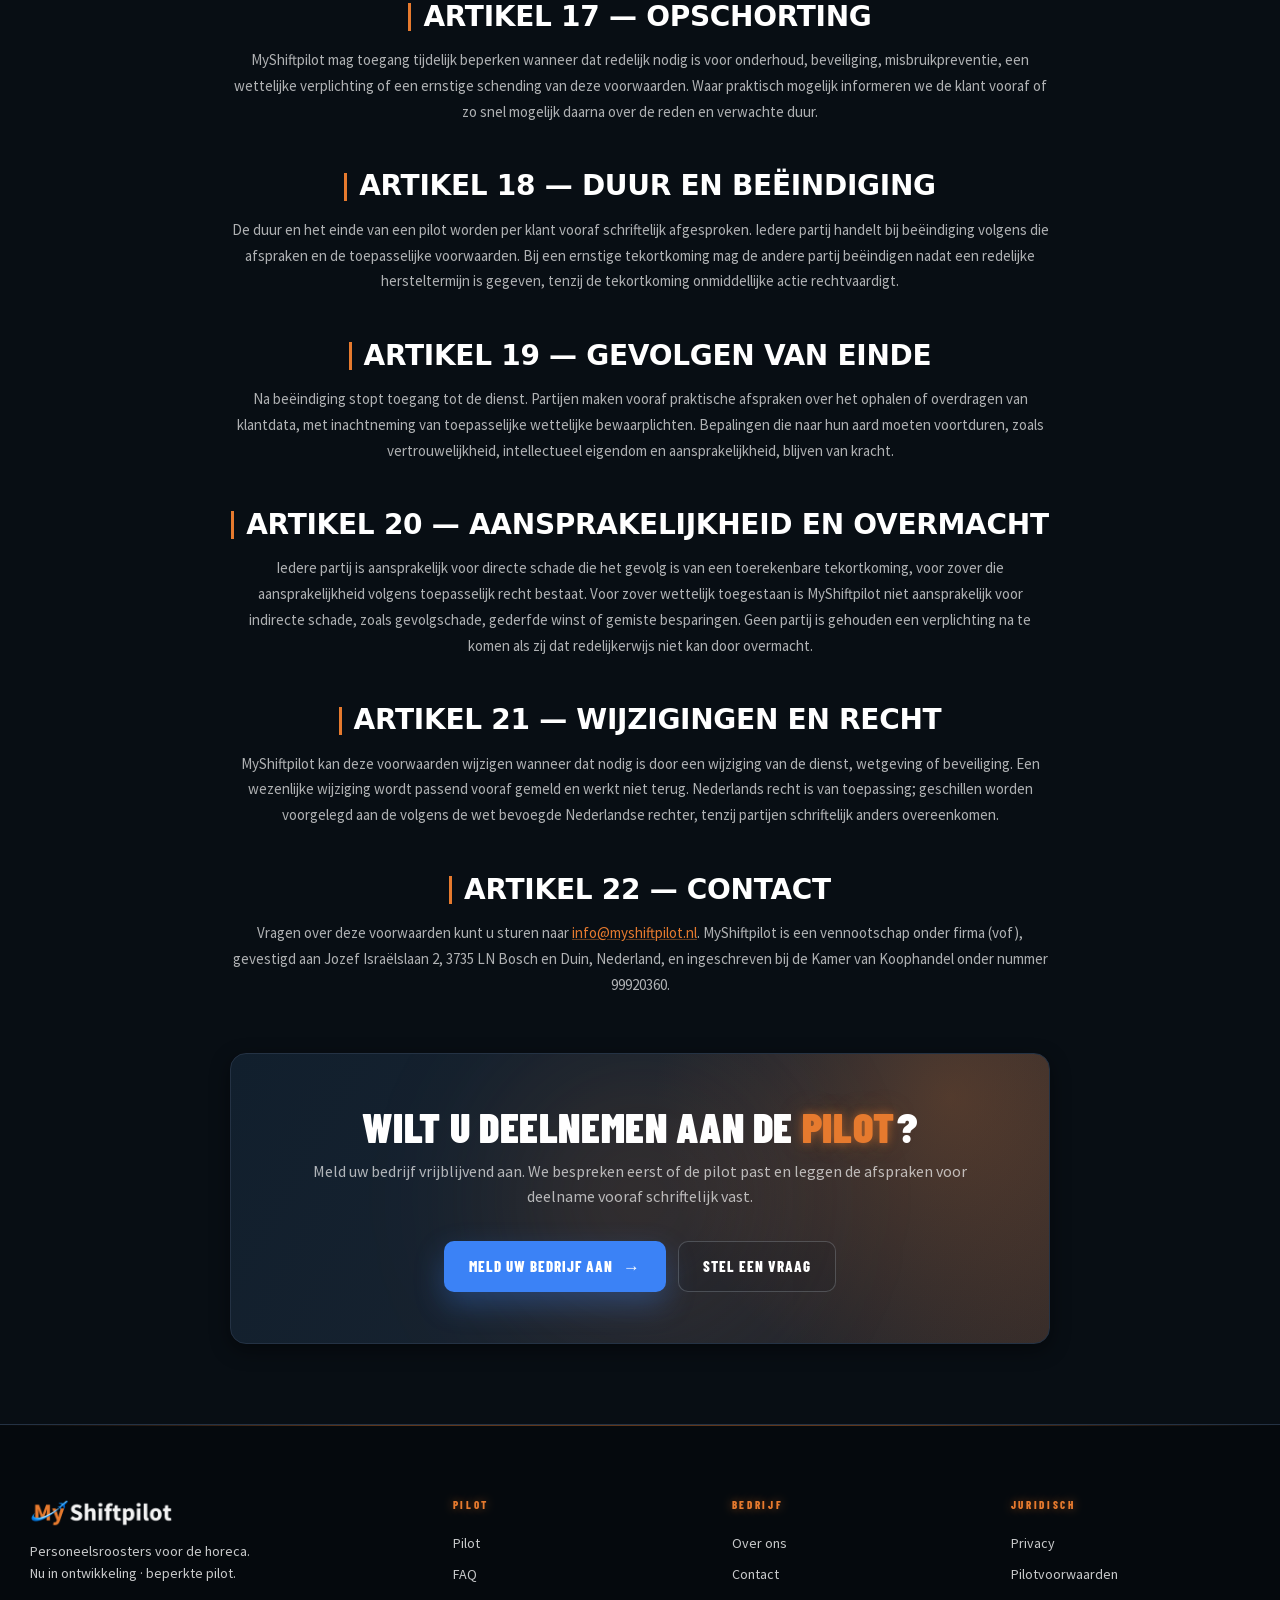
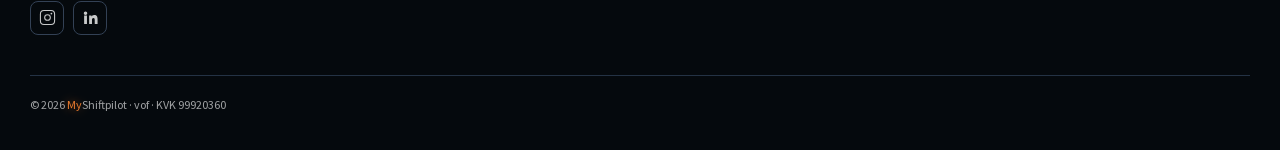
<file: terms.html>
<!DOCTYPE html>
<html lang="nl">
<head>
<meta charset="UTF-8">
    <meta http-equiv="Content-Security-Policy" content="default-src 'self'; base-uri 'self'; object-src 'none'; script-src 'self' 'sha256-6m1c3yAqw8rgp+dnT8t3zu/2+ciLXfjX5RYkGEvGEZE='; script-src-attr 'unsafe-hashes'; style-src 'self' 'unsafe-inline'; img-src 'self' data:; font-src 'self'; connect-src 'self' https://api.myshiftpilot.nl https://api.pdok.nl; form-action 'self'">
    <meta name="myshiftpilot-api-base" content="https://api.myshiftpilot.nl">
<meta name="viewport" content="width=device-width,initial-scale=1">
<meta name="theme-color" content="#080E14">
<title>Pilotvoorwaarden — MyShiftpilot</title>
<meta name="description" content="De pilotvoorwaarden van MyShiftpilot voor zakelijke deelname aan de besloten pilot: looptijd, gebruik, kosten en beëindiging.">
  <link rel="canonical" href="https://myshiftpilot.nl/terms.html">
  <meta name="robots" content="index, follow, max-image-preview:large">
  <meta property="og:type" content="website">
  <meta property="og:site_name" content="MyShiftpilot">
  <meta property="og:locale" content="nl_NL">
  <meta property="og:url" content="https://myshiftpilot.nl/terms.html">
  <meta property="og:title" content="Pilotvoorwaarden — MyShiftpilot">
  <meta property="og:description" content="De pilotvoorwaarden van MyShiftpilot voor zakelijke deelname aan de besloten pilot: looptijd, gebruik, kosten en beëindiging.">
  <meta property="og:image" content="https://myshiftpilot.nl/assets/img/og-myshiftpilot.png">
  <meta property="og:image:type" content="image/png">
  <meta property="og:image:width" content="1200">
  <meta property="og:image:height" content="630">
  <meta property="og:image:alt" content="MyShiftpilot — personeelsroosters voor de horeca">
  <meta name="twitter:card" content="summary_large_image">
  <meta name="twitter:title" content="Pilotvoorwaarden — MyShiftpilot">
  <meta name="twitter:description" content="De pilotvoorwaarden van MyShiftpilot voor zakelijke deelname aan de besloten pilot: looptijd, gebruik, kosten en beëindiging.">
  <meta name="twitter:image" content="https://myshiftpilot.nl/assets/img/og-myshiftpilot.png">
  <meta name="twitter:image:alt" content="MyShiftpilot — personeelsroosters voor de horeca">
  <link rel="icon" href="favicon.ico" sizes="32x32">
  <link rel="icon" type="image/png" sizes="96x96" href="assets/icons/favicon-96.png">
  <link rel="apple-touch-icon" sizes="180x180" href="assets/icons/apple-touch-icon.png">
  <link rel="manifest" href="site.webmanifest">
<script type="application/ld+json">
{
  "@context": "https://schema.org",
  "@graph": [
    {
      "@type": "WebPage",
      "@id": "https://myshiftpilot.nl/terms.html#webpage",
      "url": "https://myshiftpilot.nl/terms.html",
      "name": "Pilotvoorwaarden — MyShiftpilot",
      "description": "De pilotvoorwaarden van MyShiftpilot voor zakelijke deelname aan de besloten pilot: looptijd, gebruik, kosten en beëindiging.",
      "inLanguage": "nl-NL",
      "isPartOf": {
        "@id": "https://myshiftpilot.nl/#website"
      },
      "about": {
        "@id": "https://myshiftpilot.nl/#organisatie"
      },
      "primaryImageOfPage": {
        "@id": "https://myshiftpilot.nl/#ogimage"
      },
      "breadcrumb": {
        "@id": "https://myshiftpilot.nl/terms.html#kruimelpad"
      }
    },
    {
      "@type": "BreadcrumbList",
      "@id": "https://myshiftpilot.nl/terms.html#kruimelpad",
      "itemListElement": [
        {
          "@type": "ListItem",
          "position": 1,
          "name": "Home",
          "item": "https://myshiftpilot.nl/"
        },
        {
          "@type": "ListItem",
          "position": 2,
          "name": "Pilotvoorwaarden",
          "item": "https://myshiftpilot.nl/terms.html"
        }
      ]
    }
  ]
}
</script>
<style>
*,*::before,*::after{margin:0;padding:0;box-sizing:border-box}
:root{
  --navy:#0F1720;--navy2:#121D2A;--navy3:#1A2735;--deep:#080E14;
  --or:#E67A2E;--orh:#D56A1E;--org:rgba(230,122,46,.35);--ors:rgba(230,122,46,.12);
  --bl:#3B82F6;--blg:rgba(59,130,246,.32);
  --gr:#10B981;
  --w:#fff;--wd:rgba(255,255,255,.65);--wf:rgba(255,255,255,.38);--wg:rgba(255,255,255,.13);
  --ln:rgba(255,255,255,.07);--ls:rgba(255,255,255,.14);
  --e:cubic-bezier(.25,.1,.25,1);--eo:cubic-bezier(.16,1,.3,1);
}
html{scroll-behavior:smooth}
body{font-family:-apple-system,BlinkMacSystemFont,'Segoe UI',Roboto,Helvetica,Arial,sans-serif;background:var(--navy);color:var(--w);line-height:1.5;overflow-x:hidden;-webkit-font-smoothing:antialiased}
body::before{content:'';position:fixed;inset:0;pointer-events:none;z-index:0;background-image:linear-gradient(rgba(255,255,255,.022) 1px,transparent 1px),linear-gradient(90deg,rgba(255,255,255,.022) 1px,transparent 1px);background-size:80px 80px}
body::after{content:'';position:fixed;inset:0;pointer-events:none;z-index:0;background:radial-gradient(900px 600px at 5% 0%,rgba(230,122,46,.09),transparent 65%),radial-gradient(700px 500px at 95% 100%,rgba(59,130,246,.07),transparent 65%)}
a{color:inherit;text-decoration:none}
button{font-family:inherit;border:0;background:none;color:inherit;cursor:pointer}
img{max-width:100%;display:block}
input,select,textarea{font-family:inherit;color:inherit}
.brand-my{color:var(--or)}
.skip-link{position:fixed;top:10px;left:50%;z-index:1000;padding:10px 16px;border-radius:7px;background:#fff;color:var(--deep);font-size:14px;font-weight:800;transform:translate(-50%,-160%);transition:transform .2s var(--e)}
.skip-link:focus{transform:translate(-50%,0)}
a:focus-visible,button:focus-visible{outline:3px solid #fff;outline-offset:3px}
/* Scroll progress */
#scroll-progress{position:fixed;top:0;left:0;height:2px;width:0%;background:linear-gradient(90deg,var(--or),var(--bl));z-index:200;box-shadow:0 0 8px var(--org)}
/* Header */
.hdr{position:fixed;top:0;left:0;right:0;z-index:100;background:rgba(8,14,20,.9);backdrop-filter:blur(18px);-webkit-backdrop-filter:blur(18px);border-bottom:1px solid var(--ls);animation:hdr-in .7s var(--eo) .05s both}
.hdr::before{content:'';position:absolute;top:0;left:0;right:0;height:2px;background:linear-gradient(90deg,transparent,var(--or) 30%,var(--or) 70%,transparent);opacity:.6}
@keyframes hdr-in{from{transform:translateY(-100%);opacity:0}to{transform:translateY(0);opacity:1}}
.hdr-inner{max-width:none;margin:0;padding:0 32px;height:68px;display:flex;align-items:center;justify-content:space-between;gap:16px}
.menu{display:inline-flex;align-items:center;gap:8px;padding:8px 13px;border:1px solid var(--ls);border-radius:6px;font-size:11px;font-weight:700;letter-spacing:.2em;text-transform:uppercase;color:var(--wd);transition:all .25s var(--e);flex-shrink:0}
.menu:hover{border-color:var(--or);color:var(--or);background:var(--ors)}
.menu-dot{width:3px;height:3px;border-radius:50%;background:currentColor}
.menu-txt{margin-left:1px}
.logo-img{height:34px;width:auto;display:block;transition:transform .3s}
.brand-logo:hover .logo-img{transform:scale(1.04)}
.login-btn{display:inline-flex;align-items:center;justify-content:center;padding:9px 20px;border-radius:6px;background:var(--bl);color:#fff;font-size:13px;font-weight:700;letter-spacing:.02em;transition:all .25s var(--e);white-space:nowrap;flex-shrink:0}
.login-btn:hover{background:var(--or);transform:translateY(-1px);box-shadow:0 8px 24px var(--org)}
.nav-panel{position:absolute;top:calc(100% + 6px);left:32px;background:var(--navy2);border:1px solid var(--ls);border-radius:12px;min-width:240px;padding:6px;opacity:0;visibility:hidden;transform:translateY(-10px);transition:all .25s var(--e);box-shadow:0 28px 64px rgba(0,0,0,.6);z-index:10}
.nav-panel.open{opacity:1;visibility:visible;transform:translateY(0)}
.np-link{display:flex;align-items:center;gap:14px;padding:12px 14px;border-radius:8px;font-size:14px;font-weight:600;transition:all .2s var(--e)}
.np-link:hover,.np-link[aria-current="page"]{background:var(--ors);color:var(--or)}
.np-link:focus-visible{background:var(--ors);color:var(--or);outline-color:var(--or);outline-offset:-2px}
.np-num{font-size:10px;font-weight:700;letter-spacing:.22em;color:var(--wf);min-width:20px}
.np-link:hover .np-num,.np-link[aria-current="page"] .np-num{color:var(--or)}
.nav-panel.open .np-link{animation:slide-in .3s var(--eo) both}
.nav-panel.open .np-link:nth-child(1){animation-delay:.03s}.nav-panel.open .np-link:nth-child(2){animation-delay:.08s}
.nav-panel.open .np-link:nth-child(3){animation-delay:.13s}.nav-panel.open .np-link:nth-child(4){animation-delay:.18s}
.nav-panel.open .np-link:nth-child(5){animation-delay:.23s}.nav-panel.open .np-link:nth-child(6){animation-delay:.28s}
.nav-panel.open .np-link:nth-child(7){animation-delay:.33s}.nav-panel.open .np-link:nth-child(8){animation-delay:.38s}
.nav-panel.open .np-link:nth-child(9){animation-delay:.43s}
@keyframes slide-in{from{opacity:0;transform:translateX(-12px)}to{opacity:1;transform:translateX(0)}}
@keyframes pulse{0%,100%{opacity:1}50%{opacity:.4}}
/* CTA buttons */
.cta{display:inline-flex;align-items:center;gap:10px;padding:14px 24px;border-radius:8px;font-size:14px;font-weight:700;letter-spacing:.04em;text-transform:uppercase;transition:all .28s var(--e);position:relative;overflow:hidden}
.cta.primary{background:var(--bl);color:#fff;box-shadow:0 8px 24px var(--blg);border:1px solid transparent}
.cta.primary::after{content:'';position:absolute;top:0;left:-120%;width:60%;height:100%;background:linear-gradient(90deg,transparent,rgba(255,255,255,.22),transparent);transform:skewX(-18deg);transition:left .5s var(--eo)}
.cta.primary:hover{background:var(--orh);transform:translateY(-1px);box-shadow:0 8px 24px var(--org)}
.cta.primary:hover::after{left:140%}
.cta.ghost{border:1px solid var(--ls);color:var(--w);background:transparent}
.cta.ghost:hover{border-color:var(--or);color:var(--or);background:var(--ors);transform:translateY(-1px)}
.cta-arrow{font-size:17px;transition:transform .28s var(--e)}
.cta:hover .cta-arrow{transform:translateX(5px)}
/* Page layout */
.page{padding:100px 24px 80px;position:relative;z-index:1;max-width:1320px;margin:0 auto}
/* Page hero */
.pg-eyebrow{display:inline-flex;align-items:center;gap:10px;padding:7px 13px;border:1px solid var(--ls);border-radius:99px;font-size:10px;font-weight:700;letter-spacing:.26em;color:var(--wd);text-transform:uppercase;margin-bottom:28px}
.pg-eyebrow::before{content:'';width:6px;height:6px;border-radius:50%;background:var(--or);box-shadow:0 0 10px var(--org);animation:pulse 2s infinite}
.pg-h1{font-family:'Arial Narrow','Impact',ui-sans-serif,system-ui,sans-serif;font-size:clamp(52px,8vw,110px);font-weight:900;line-height:.92;letter-spacing:-.02em;text-transform:uppercase;margin-bottom:20px}
.pg-h1 em{font-style:normal;color:var(--or)}
.pg-lead{font-size:clamp(15px,1.4vw,18px);color:var(--wd);max-width:560px;line-height:1.65;margin-bottom:48px}
/* Section label */
.sec-label{font-family:'Arial Narrow','Impact',ui-sans-serif,system-ui,sans-serif;font-size:10px;font-weight:900;letter-spacing:.36em;color:var(--or);text-transform:uppercase;margin-bottom:12px;display:inline-flex;align-items:center;gap:12px}
.sec-label::before,.sec-label::after{content:'';width:28px;height:1px;background:var(--or);opacity:.5}
.sec-h2{font-family:'Arial Narrow','Impact',ui-sans-serif,system-ui,sans-serif;font-size:clamp(32px,4.5vw,52px);font-weight:900;line-height:1;letter-spacing:-.02em;text-transform:uppercase;margin-bottom:14px}
.sec-h2 em{font-style:normal;color:var(--or)}
/* Reveal */
.reveal{opacity:0;transform:translateY(24px);transition:opacity .8s var(--eo),transform .8s var(--eo);transition-delay:var(--d,0s)}
.reveal.in{opacity:1;transform:translateY(0)}
/* Footer */
.ftr{padding:72px 24px 36px;border-top:1px solid var(--ln);background:rgba(0,0,0,.3);position:relative;z-index:1}
.ftr::before{content:'';position:absolute;top:0;left:24px;right:24px;height:1px;background:linear-gradient(90deg,transparent,var(--or) 30%,var(--or) 70%,transparent);opacity:.4}
.ftr-grid{max-width:1320px;margin:0 auto;display:grid;grid-template-columns:1.6fr 1fr 1fr 1fr;gap:40px;padding-bottom:40px;border-bottom:1px solid var(--ln)}
.ftr-logo-img{height:32px;width:auto;display:block;margin-bottom:12px}
.ftr-brand p.ftr-tag{font-size:14px;color:rgba(255,255,255,.78);line-height:1.55;margin-bottom:16px}
.ftr-socials{display:flex;gap:9px}
.ftr-socials a{width:34px;height:34px;border-radius:8px;border:1px solid var(--ls);display:grid;place-items:center;color:rgba(255,255,255,.78);transition:all .28s var(--e)}
.ftr-socials a:hover{border-color:var(--or);color:var(--or);transform:translateY(-2px)}
.ftr-h{font-family:'Arial Narrow','Impact',ui-sans-serif,system-ui,sans-serif;font-size:12px;font-weight:900;letter-spacing:.22em;color:var(--or);text-transform:uppercase;margin-bottom:14px}
.ftr-col a{display:block;font-size:14px;color:rgba(255,255,255,.78);padding:5px 0;transition:color .2s var(--e)}
.ftr-col a:hover{color:var(--or)}
.ftr-bottom{max-width:1320px;margin:0 auto;padding-top:20px;display:flex;justify-content:space-between;align-items:center;font-size:12px;color:rgba(255,255,255,.62);flex-wrap:wrap;gap:12px}
.ftr-links{display:flex;align-items:center;gap:8px}
.ftr-links a{color:var(--wf);transition:color .2s var(--e)}
.ftr-links a:hover{color:var(--or)}
/* Responsive base */
@media(max-width:768px){.page{padding:88px 18px 60px}.cta{padding:12px 18px;font-size:13px}}
@media(max-width:480px){
  .hdr-inner{padding:0 16px}.menu{padding:8px 10px;gap:5px;letter-spacing:.12em}
  .login-btn{width:44px;padding:8px;font-size:0;letter-spacing:0}.login-btn::before{content:'→';font-size:16px;line-height:1}
  .page{padding:80px 16px 48px}.pg-h1{font-size:clamp(40px,13vw,60px);overflow-wrap:anywhere;hyphens:auto}
  .ftr-grid{grid-template-columns:1fr 1fr;gap:24px}
  .ftr-grid>div:first-child{grid-column:span 2}
  .nav-panel{left:16px;right:16px;min-width:0}
}
@media(max-width:360px){.ftr-grid{grid-template-columns:1fr}.menu-txt{display:none}.logo-img{height:28px}}
@media(prefers-reduced-motion:reduce){html{scroll-behavior:auto}*,*::before,*::after{animation-duration:.01ms!important;animation-iteration-count:1!important;transition-duration:.01ms!important;scroll-behavior:auto!important}.reveal{opacity:1!important;transform:none!important}}

.cta-banner{position:relative;overflow:hidden;padding:52px 48px;background:linear-gradient(135deg,var(--navy2),var(--navy3));border:1px solid var(--ls);border-radius:20px;margin-top:80px}
.cb-glow{position:absolute;width:500px;height:500px;border-radius:50%;background:radial-gradient(circle,var(--org),transparent 70%);filter:blur(64px);right:-100px;top:-150px;pointer-events:none}
.cb-body{position:relative;z-index:1;display:flex;justify-content:space-between;align-items:center;gap:40px;flex-wrap:wrap}
.cb-text h3{font-family:'Arial Narrow','Impact',ui-sans-serif,system-ui,sans-serif;font-size:clamp(26px,3.5vw,42px);font-weight:900;text-transform:uppercase;letter-spacing:-.02em;line-height:1.05;margin-bottom:10px}
.cb-text h3 em{font-style:normal;color:var(--or)}
.cb-text p{font-size:15px;color:var(--wd);max-width:480px;line-height:1.55}
.cb-actions{display:flex;gap:12px;flex-shrink:0;flex-wrap:wrap}
@media(max-width:680px){.cta-banner{padding:32px 22px}.cb-body{flex-direction:column;align-items:flex-start}.cb-actions{flex-direction:column;width:100%}.cb-actions .cta{justify-content:center}}

.legal{max-width:760px;margin:0 auto}
.legal-intro{margin-bottom:64px;padding-bottom:48px;border-bottom:1px solid var(--ls)}
.legal-updated{display:inline-flex;align-items:center;gap:8px;font-size:11px;font-weight:700;letter-spacing:.2em;color:var(--wf);text-transform:uppercase;margin-bottom:24px}
.legal-updated::before{content:'';width:6px;height:6px;border-radius:50%;background:var(--gr);box-shadow:0 0 8px var(--gr)}
.legal h2{font-family:'Arial Narrow','Impact',ui-sans-serif,system-ui,sans-serif;font-size:clamp(20px,3vw,28px);font-weight:900;text-transform:uppercase;letter-spacing:-.01em;margin:48px 0 16px;color:var(--w);display:flex;align-items:center;gap:12px}
.legal h2::before{content:'';width:3px;height:1em;background:var(--or);display:block;flex-shrink:0}
.legal p{font-size:15px;color:var(--wd);line-height:1.72;margin-bottom:14px}
.legal p:last-child{margin-bottom:0}
.legal a{color:var(--or);text-decoration:underline;text-decoration-color:rgba(230,122,46,.4)}
.legal a:hover{text-decoration-color:var(--or)}
.legal ul{margin:12px 0 16px 0;display:flex;flex-direction:column;gap:8px}
.legal ul li{font-size:15px;color:var(--wd);line-height:1.6;display:flex;gap:10px;align-items:baseline}
.legal ul li::before{content:'→';color:var(--or);font-weight:700;flex-shrink:0;font-size:12px}
.legal-block{background:var(--navy2);border:1px solid var(--ln);border-left:3px solid var(--or);border-radius:12px;padding:20px 22px;margin:20px 0}
.legal-block p{margin-bottom:0}
</style>
    <link rel="stylesheet" href="assets/css/marketing-cta.css?v=20260814s">
    <link rel="stylesheet" href="assets/css/pilot-victor.css?v=20260817r">
  <link rel="stylesheet" href="assets/css/pilot-system.css?v=20260817j">
</head>
<body>
<div id="scroll-progress"></div>
<a class="skip-link" href="#main-content">Ga direct naar de inhoud</a>

<header class="hdr">
  <div class="hdr-inner">
    <button class="menu" id="menu-btn" aria-label="Open menu" aria-expanded="false" aria-controls="nav-panel">
      <span class="menu-dot"></span><span class="menu-dot"></span><span class="menu-dot"></span><span class="menu-txt">Menu</span>
    </button>
    <a href="/" class="brand-logo" aria-label="MyShiftpilot home">
      <img src="assets/img/logoMyShiftpilot_v5.png" alt="MyShiftpilot" class="logo-img">
    </a>
    <a href="/#pilot-aanvraag" class="login-btn">Meld uw bedrijf aan</a>
  </div>
  <nav class="nav-panel" id="nav-panel" aria-label="Hoofdmenu" aria-hidden="true">
    <a href="/" class="np-link"><span class="np-num">01</span><span>Home</span></a>
    <a href="pilot.html" class="np-link"><span class="np-num">02</span><span>Pilot</span></a>
    <a href="faq.html" class="np-link"><span class="np-num">03</span><span>FAQ</span></a>
    <a href="about.html" class="np-link"><span class="np-num">04</span><span>Over ons</span></a>
    <a href="contact.html" class="np-link"><span class="np-num">05</span><span>Contact</span></a>
    <a href="privacy.html" class="np-link"><span class="np-num">06</span><span>Privacy</span></a>
    <a href="terms.html" class="np-link" aria-current="page"><span class="np-num">07</span><span>Pilotvoorwaarden</span></a>
  </nav>
</header>


<main class="page legal-page" id="main-content">
  <div class="legal">
    <div class="legal-intro">
      <h1 class="pg-h1">Pilot<br><em>voorwaarden</em></h1>
      <p class="pg-lead">Voorwaarden voor zakelijke deelname aan de beperkte pilot van MyShiftpilot.</p>
      <div class="legal-updated">Versie 1.0 · 11 augustus 2026</div>
    </div>
    <div class="legal">
      <div class="legal-block"><p><strong>Kort samengevat:</strong> een pilotaanvraag is vrijblijvend. De volledige pilot is gratis en vormt geen bestelling, accountactivatie, abonnement of betalingsverplichting. Een pilot start pas nadat MyShiftpilot en het deelnemende bedrijf de toepasselijke afspraken schriftelijk hebben bevestigd.</p></div>
      <h2>Artikel 1 — MyShiftpilot</h2><p>MyShiftpilot is een vennootschap onder firma (vof), ingeschreven bij de Kamer van Koophandel onder nummer 99920360 en gevestigd aan Jozef Israëlslaan 2, 3735 LN Bosch en Duin, Nederland. MyShiftpilot ontwikkelt en exploiteert software voor personeels- en dienstroosterplanning.</p>
      <h2>Artikel 2 — Definities</h2><p>MyShiftpilot is de genoemde vof; klant is de organisatie die de dienst afneemt; gebruiker is een persoon met toegang; pilot is de tijdelijke, schriftelijk afgesproken test van geactiveerde MyShiftpilot-functionaliteit door een zakelijke klant; pilotaanvraag is de vrijblijvende aanvraag via de website; dienst is de geactiveerde software; account is persoonlijke toegang. Schriftelijk omvat ook elektronische communicatie die duurzaam kan worden vastgelegd.</p>
      <h2>Artikel 3 — Zakelijke doelgroep</h2><p>De dienst is bedoeld voor ondernemingen en organisaties en niet voor het rechtstreeks aangaan van consumentenovereenkomsten. Wie namens een organisatie handelt, moet bevoegd zijn of toestemming hebben.</p>
      <h2>Artikel 4 — Aanmelding</h2><p>Een pilotaanvraag via de website is vrijblijvend en verplicht tot niets. MyShiftpilot beoordeelt samen met de aanvrager of de huidige pilotscope, het moment en de gewenste manier van testen passend zijn. Een aanvraag geeft geen automatisch recht op deelname of toegang. MyShiftpilot kan een aanvraag weigeren op grond van geschiktheid, beveiliging of misbruikrisico. De aanvrager verstrekt daarbij alleen juiste en noodzakelijke zakelijke gegevens.</p>
      <h2>Artikel 5 — Totstandkoming</h2><p>Een pilot ontstaat pas nadat MyShiftpilot de deelname schriftelijk heeft bevestigd en een bevoegde vertegenwoordiger van de klant de toepasselijke afspraken heeft aanvaard. Een specifieke offerte, opdrachtbevestiging of andere schriftelijke pilotafspraak gaat bij strijd vóór deze voorwaarden.</p>
      <h2>Artikel 6 — Doorontwikkeling</h2><p>MyShiftpilot is in ontwikkeling en functionaliteit kan worden aangepast. Alleen geactiveerde of schriftelijk afgesproken functionaliteit behoort tot de concrete pilot. Teksten op de publieke website vormen geen garantie dat iedere genoemde of toekomstige functie voor iedere deelnemer beschikbaar is.</p>
      <h2>Artikel 7 — Verantwoordelijkheid klant</h2><p>De klant is verantwoordelijk voor rechtmatig gebruik, juiste invoer, gebruikersbeheer, arbeidsrechtelijke en eigen cao-verplichtingen, de uiteindelijke roosterbeslissingen en het informeren van werknemers waar nodig. De klant controleert vóór publicatie of een rooster passend is voor de eigen organisatie, bezetting, arbeidsafspraken en individuele omstandigheden. MyShiftpilot levert ondersteuning; het neemt geen werkgevers- of managementbeslissingen over.</p>
      <h2>Artikel 8 — Accounts en beveiliging</h2><p>Accounts zijn persoonlijk en mogen niet worden gedeeld. De klant en gebruiker melden verdachte toegang en mogen beveiliging niet omzeilen.</p>
      <h2>Artikel 9 — VICTOR</h2><p>VICTOR is een AI-assistent die informatie, samenvattingen en suggesties kan genereren. AI-uitkomsten kunnen onvolledig of onjuist zijn en belangrijke uitkomsten moeten worden gecontroleerd. VICTOR neemt de verantwoordelijkheid van werkgever, planner of manager niet over.</p>
      <h2>Artikel 10 — Gratis pilot</h2><p>De volledige pilot is gratis. Er zijn geen tarieven, btw, facturen, betaalgegevens of betalingsverplichtingen voor deelname aan de pilot. De pilot loopt niet automatisch door in betaald gebruik. Eventuele vervolgafspraken worden alleen gemaakt met uitdrukkelijke, afzonderlijke schriftelijke instemming van beide partijen.</p>
      <h2>Artikel 11 — Beschikbaarheid</h2><p>MyShiftpilot spant zich in de dienst zorgvuldig beschikbaar te houden. Alleen een afzonderlijk schriftelijk overeengekomen SLA gaat vóór.</p>
      <h2>Artikel 12 — Intellectueel eigendom</h2><p>Rechten op het product berusten bij MyShiftpilot of haar licentiegevers. Klantdata blijft van de klant of betrokken rechthebbende; gebruik door MyShiftpilot is beperkt tot dienstverlening en rechtmatige afspraken.</p>
      <h2>Artikel 13 — Feedback</h2><p>Feedback mag voor productverbetering worden gebruikt. Klantnaam, logo, testimonial of vertrouwelijke informatie worden niet zonder toestemming als marketing gepubliceerd.</p>
      <h2>Artikel 14 — Privacy en klantdata</h2><p>De <a href="privacy.html">privacyverklaring</a> legt uit hoe MyShiftpilot met persoonsgegevens omgaat. De klant zorgt dat medewerkers en andere gebruikers alleen gegevens invoeren die nodig zijn voor de afgesproken roosterworkflow en dat zij daarover passend zijn geïnformeerd.</p>
      <h2>Artikel 15 — Vertrouwelijkheid</h2><p>Partijen behandelen niet-openbare bedrijfs-, product- en klantinformatie vertrouwelijk. Deze verplichting geldt niet voor informatie die al openbaar of rechtmatig bekend was, zelfstandig is ontwikkeld of op grond van de wet moet worden verstrekt. De ontvangende partij beperkt toegang tot personen die de informatie voor de uitvoering nodig hebben.</p>
      <h2>Artikel 16 — Externe diensten</h2><p>Een koppeling met een externe dienst, zoals een kalender- of AI-provider, is alleen beschikbaar wanneer die voor de klant is geactiveerd en de vereiste afspraken zijn gemaakt. MyShiftpilot is niet verantwoordelijk voor wijzigingen, uitval of voorwaarden van een externe aanbieder, maar onderzoekt een redelijke oplossing wanneer een koppeling de afgesproken pilot wezenlijk raakt.</p>
      <h2>Artikel 17 — Opschorting</h2><p>MyShiftpilot mag toegang tijdelijk beperken wanneer dat redelijk nodig is voor onderhoud, beveiliging, misbruikpreventie, een wettelijke verplichting of een ernstige schending van deze voorwaarden. Waar praktisch mogelijk informeren we de klant vooraf of zo snel mogelijk daarna over de reden en verwachte duur.</p>
      <h2>Artikel 18 — Duur en beëindiging</h2><p>De duur en het einde van een pilot worden per klant vooraf schriftelijk afgesproken. Iedere partij handelt bij beëindiging volgens die afspraken en de toepasselijke voorwaarden. Bij een ernstige tekortkoming mag de andere partij beëindigen nadat een redelijke hersteltermijn is gegeven, tenzij de tekortkoming onmiddellijke actie rechtvaardigt.</p>
      <h2>Artikel 19 — Gevolgen van einde</h2><p>Na beëindiging stopt toegang tot de dienst. Partijen maken vooraf praktische afspraken over het ophalen of overdragen van klantdata, met inachtneming van toepasselijke wettelijke bewaarplichten. Bepalingen die naar hun aard moeten voortduren, zoals vertrouwelijkheid, intellectueel eigendom en aansprakelijkheid, blijven van kracht.</p>
      <h2>Artikel 20 — Aansprakelijkheid en overmacht</h2><p>Iedere partij is aansprakelijk voor directe schade die het gevolg is van een toerekenbare tekortkoming, voor zover die aansprakelijkheid volgens toepasselijk recht bestaat. Voor zover wettelijk toegestaan is MyShiftpilot niet aansprakelijk voor indirecte schade, zoals gevolgschade, gederfde winst of gemiste besparingen. Geen partij is gehouden een verplichting na te komen als zij dat redelijkerwijs niet kan door overmacht.</p>
      <h2>Artikel 21 — Wijzigingen en recht</h2><p>MyShiftpilot kan deze voorwaarden wijzigen wanneer dat nodig is door een wijziging van de dienst, wetgeving of beveiliging. Een wezenlijke wijziging wordt passend vooraf gemeld en werkt niet terug. Nederlands recht is van toepassing; geschillen worden voorgelegd aan de volgens de wet bevoegde Nederlandse rechter, tenzij partijen schriftelijk anders overeenkomen.</p>
      <h2>Artikel 22 — Contact</h2><p>Vragen over deze voorwaarden kunt u sturen naar <a href="mailto:info@myshiftpilot.nl">info@myshiftpilot.nl</a>. MyShiftpilot is een vennootschap onder firma (vof), gevestigd aan Jozef Israëlslaan 2, 3735 LN Bosch en Duin, Nederland, en ingeschreven bij de Kamer van Koophandel onder nummer 99920360.</p>
    </div>
    <div class="cta-banner">
  <div class="cb-glow"></div>
  <div class="cb-body">
    <div class="cb-text">
      <h3>Wilt u deelnemen aan de <span class="brand-my">pilot</span>?</h3>
      <p>Meld uw bedrijf vrijblijvend aan. We bespreken eerst of de pilot past en leggen de afspraken voor deelname vooraf schriftelijk vast.</p>
    </div>
    <div class="cb-actions">
      <a href="/#pilot-aanvraag" class="cta primary"><span>Meld uw bedrijf aan</span><span class="cta-arrow">→</span></a>
      <a href="contact.html" class="cta ghost"><span>Stel een vraag</span></a>
    </div>
  </div>
</div>
  </div>
</main>
<footer class="ftr">
  <div class="ftr-grid">
    <div class="ftr-brand">
      <img src="assets/img/logoMyShiftpilot_v5.png" alt="MyShiftpilot" class="ftr-logo-img">
      <p class="ftr-tag">Personeelsroosters voor de horeca.<br>Nu in ontwikkeling · beperkte pilot.</p>
      <div class="ftr-socials">
        <a href="https://instagram.com/myshiftpilot" target="_blank" rel="noopener" aria-label="Instagram"><svg width="17" height="17" viewBox="0 0 24 24" fill="none" stroke="currentColor" stroke-width="1.5"><rect x="2" y="2" width="20" height="20" rx="5"/><circle cx="12" cy="12" r="4"/><circle cx="17.5" cy="6.5" r=".5" fill="currentColor"/></svg></a>
        <a href="https://linkedin.com/company/myshiftpilot" target="_blank" rel="noopener" aria-label="LinkedIn"><svg width="17" height="17" viewBox="0 0 24 24" fill="currentColor"><path d="M4.98 3.5a2.5 2.5 0 1 1 0 5 2.5 2.5 0 0 1 0-5ZM3 9h4v12H3V9Zm6.5 0h3.83v1.64h.06c.53-1 1.84-2.06 3.79-2.06 4.05 0 4.8 2.67 4.8 6.13V21h-4v-5.44c0-1.3-.02-2.97-1.81-2.97-1.81 0-2.09 1.42-2.09 2.88V21h-4V9Z"/></svg></a>
      </div>
    </div>
    <div class="ftr-col">
      <div class="ftr-h">Pilot</div>
      <a href="pilot.html">Pilot</a>
      <a href="faq.html">FAQ</a>
    </div>
    <div class="ftr-col">
      <div class="ftr-h">Bedrijf</div>
      <a href="about.html">Over ons</a>
      <a href="contact.html">Contact</a>
    </div>
    <div class="ftr-col">
      <div class="ftr-h">Juridisch</div>
      <a href="privacy.html">Privacy</a>
      <a href="terms.html" aria-current="page">Pilotvoorwaarden</a>
    </div>
  </div>
  <div class="ftr-bottom">
    <div>© 2026 <span class="brand-my">My</span>Shiftpilot · vof · KVK 99920360</div>
  </div>
</footer>
<script src="assets/js/pilot-shell.js?v=20260817a"></script>
<script src="assets/js/pilot-victor.js?v=20260817h"></script>
</body>
</html>
</file>
<file: assets/css/pilot-victor.css>
/* De productie-uitvoer bundelt de publieke Victor-vormgeving hieronder in. */
.victor-site-widget {
  --victor-bg: #f6f8fb;
  --victor-panel: #ffffff;
  --victor-surface: #ffffff;
  --victor-border: #dce3eb;
  --victor-copy: #2e4559;
  --victor-copy-muted: #728296;
  --victor-secondary: var(--color-secondary, #3B82F6);
  position: fixed;
  right: 20px;
  bottom: 20px;
  z-index: 160;
  isolation: isolate;
  font-family: var(--font-family, 'Source Sans Pro', sans-serif);
  font-size: 16px;
  line-height: 1.5;
  direction: ltr;
  text-align: left;
  color: var(--victor-copy);
  -webkit-tap-highlight-color: transparent;
}

.victor-site-widget *,
.victor-site-widget *::before,
.victor-site-widget *::after {
  box-sizing: border-box;
}

.victor-site-widget button {
  font-family: var(--font-family, 'Source Sans Pro', sans-serif);
  font-size: inherit;
  line-height: inherit;
  margin: 0;
  appearance: none;
  -webkit-appearance: none;
  cursor: pointer;
}

.victor-site-widget a {
  text-decoration: none;
}

.victor-site-widget__launcher {
  width: 62px;
  height: 62px;
  border-radius: 50%;
  border: none;
  background: transparent;
  padding: 0;
  position: relative;
  box-shadow: 0 8px 28px rgba(0, 0, 0, 0.38);
  transition: transform 0.18s ease, box-shadow 0.18s ease, opacity 0.18s ease;
}

.victor-site-widget__launcher:focus-visible,
.victor-site-widget__icon-button:focus-visible,
.victor-site-widget__question:focus-visible,
.victor-site-widget__send:focus-visible,
.victor-site-widget__reset:focus-visible {
  outline: 3px solid rgba(59, 130, 246, 0.58);
  outline-offset: 3px;
}

.victor-site-widget__launcher:hover {
  transform: translateY(-2px);
  box-shadow: 0 14px 34px rgba(0, 0, 0, 0.46);
}

.victor-site-widget__launcher-avatar {
  display: block;
  width: 62px;
  height: 62px;
  border-radius: 50%;
  border: 2px solid rgba(59, 130, 246, 0.48);
  overflow: hidden;
  background: rgba(15, 23, 32, 0.6);
}

.victor-site-widget__launcher-avatar img {
  width: 100%;
  height: 100%;
  object-fit: cover;
  object-position: center top;
  display: block;
}

.victor-site-widget__launcher-online {
  position: absolute;
  right: 3px;
  bottom: 3px;
  width: 15px;
  height: 15px;
  background: #34d399;
  border: 2.5px solid #fff;
  border-radius: 50%;
  box-shadow: 0 2px 6px rgba(0, 0, 0, 0.28);
  pointer-events: none;
}

.victor-site-widget[data-open="true"] .victor-site-widget__launcher {
  opacity: 0;
  transform: translateY(8px);
  pointer-events: none;
}

.victor-site-widget__panel {
  position: absolute;
  right: 0;
  bottom: calc(100% + 12px);
  width: min(520px, calc(100vw - 24px));
  max-height: min(86vh, 760px);
  display: flex;
  flex-direction: column;
  border: 1px solid var(--victor-border);
  border-radius: 20px;
  background: var(--victor-panel);
  box-shadow: 0 24px 64px rgba(20, 31, 43, 0.22);
  overflow: hidden;
  opacity: 0;
  visibility: hidden;
  transform: translateY(12px) scale(0.985);
  transform-origin: bottom right;
  pointer-events: none;
  transition: opacity 0.18s ease, transform 0.18s ease, visibility 0.18s ease;
}

.victor-site-widget[data-open="true"] .victor-site-widget__panel {
  opacity: 1;
  visibility: visible;
  transform: translateY(0) scale(1);
  pointer-events: auto;
}

/* Publieke site: VICTOR is hier een rustige wegwijzer, geen dashboardtool. */
.victor-site-widget[data-public-site="true"] .victor-site-widget__panel {
  width: min(390px, calc(100vw - 24px));
  border-radius: 18px;
  border-color: rgba(46, 69, 89, 0.16);
  box-shadow: 0 20px 52px rgba(15, 23, 32, 0.24);
  transition-duration: 0.24s;
  transition-timing-function: cubic-bezier(.16, 1, .3, 1);
}

.victor-site-widget__header,
.victor-site-widget__messages,
.victor-site-widget__quick,
.victor-site-widget__composer {
  position: relative;
  z-index: 1;
}

.victor-site-widget__header,
.victor-site-widget__quick,
.victor-site-widget__composer {
  flex-shrink: 0;
}

.victor-site-widget__header {
  display: flex;
  align-items: center;
  gap: 14px;
  padding: 20px 22px;
  background: rgba(46, 69, 89, 0.96);
  border-bottom: 1px solid rgba(20, 31, 43, 0.08);
  flex-shrink: 0;
}

.victor-site-widget[data-public-site="true"] .victor-site-widget__header {
  gap: 12px;
  padding: 16px 18px;
  background: linear-gradient(135deg, #2e4559, #233647);
}

.victor-site-widget[data-public-site="true"] .victor-site-widget__header-avatar {
  width: 42px;
  height: 42px;
}

.victor-site-widget[data-public-site="true"] .victor-site-widget__title {
  font-size: 16px;
  letter-spacing: .01em;
}

.victor-site-widget[data-public-site="true"] .victor-site-widget__header-subtitle {
  font-size: 12px;
}

.victor-site-widget[data-public-site="true"] .victor-site-widget__icon-button {
  width: 34px;
  height: 34px;
  border-radius: 10px;
}

.victor-site-widget__header-avatar {
  width: 48px;
  height: 48px;
  border-radius: 50%;
  overflow: hidden;
  flex-shrink: 0;
  border: 1.5px solid rgba(59, 130, 246, 0.38);
  background: rgba(15, 23, 32, 0.6);
}

.victor-site-widget__header-avatar img {
  width: 100%;
  height: 100%;
  object-fit: cover;
  object-position: center top;
  display: block;
}

.victor-site-widget__header-copy {
  min-width: 0;
  flex: 1;
  display: grid;
  gap: 3px;
}

.victor-site-widget__title {
  font-family: var(--font-family, 'Source Sans Pro', sans-serif);
  font-size: 18px;
  font-weight: 700;
  line-height: 1.15;
  letter-spacing: 0;
  text-transform: none;
  color: #fff;
}

.victor-site-widget__header-subtitle {
  font-size: 14px;
  line-height: 1.35;
  color: rgba(255, 255, 255, 0.82);
  display: flex;
  align-items: center;
  gap: 6px;
}

.victor-site-widget__header-subtitle::before {
  content: '';
  width: 7px;
  height: 7px;
  border-radius: 50%;
  background: #34d399;
  display: inline-block;
  flex-shrink: 0;
}

.victor-site-widget__icon-button {
  width: 38px;
  height: 38px;
  display: inline-flex;
  align-items: center;
  justify-content: center;
  border-radius: 14px;
  border: 1px solid rgba(255, 255, 255, 0.18);
  background: rgba(255, 255, 255, 0.06);
  color: #fff;
  font-size: 18px;
  line-height: 1;
  transition: background 0.16s ease, border-color 0.16s ease;
}

.victor-site-widget__icon-button:hover {
  background: rgba(255, 255, 255, 0.08);
  border-color: rgba(255, 255, 255, 0.18);
}

.victor-site-widget__messages {
  flex: 1;
  min-height: 0;
  padding: 18px 20px 12px;
  overflow-y: auto;
  display: flex;
  flex-direction: column;
  gap: 14px;
  background: var(--victor-bg);
}

.victor-site-widget[data-public-site="true"] .victor-site-widget__messages {
  gap: 10px;
  padding: 18px 18px 10px;
  background: #f7f9fc;
}

.victor-site-widget__ai-notice {
  margin: 0;
  padding: 10px 16px;
  border-top: 1px solid rgba(255, 255, 255, .08);
  color: rgba(255, 255, 255, .68);
  font-size: 11px;
  line-height: 1.45;
}

.victor-site-widget[data-public-site="true"] .victor-site-widget__ai-notice {
  padding: 8px 18px;
  border-top: 0;
  background: #f7f9fc;
  color: var(--victor-copy-muted);
  font-size: 11px;
}

.victor-site-widget__empty {
  display: flex;
  flex-direction: column;
  gap: 14px;
  padding: 0;
}

.victor-site-widget__typing {
  display: none;
  align-self: flex-start;
  padding: 12px 16px;
  border-radius: 16px;
  background: var(--victor-surface);
  border: 1px solid var(--victor-border);
  color: var(--victor-copy-muted);
  font-size: 14px;
}

.victor-site-widget__typing[data-visible="true"] {
  display: block;
}

.victor-site-widget__message {
  max-width: 100%;
  padding: 11px 14px;
  border-radius: 16px;
  display: block;
  border: 1px solid var(--victor-border);
  box-shadow: 0 8px 24px rgba(20, 31, 43, 0.06);
}

.victor-site-widget__message--assistant {
  align-self: flex-start;
  background: #fff;
}

.victor-site-widget[data-public-site="true"] .victor-site-widget__message {
  max-width: 90%;
  padding: 11px 13px;
  border-radius: 14px;
  box-shadow: none;
}

.victor-site-widget__message--user {
  max-width: 82%;
  align-self: flex-end;
  border-color: transparent;
  background: var(--victor-secondary);
  color: #fff;
}

.victor-site-widget__message-copy {
  font-size: 14px;
  line-height: 1.45;
  color: inherit;
  white-space: pre-wrap;
}

.victor-site-widget__follow-ups {
  display: grid;
  gap: 7px;
  margin-top: 12px;
  padding-top: 10px;
  border-top: 1px solid var(--victor-border);
}

.victor-site-widget__follow-ups-label {
  margin: 0;
  color: var(--victor-copy-muted);
  font-size: 12px;
  font-weight: 700;
}

.victor-site-widget__follow-ups-list {
  display: flex;
  flex-wrap: wrap;
  gap: 7px;
}

.victor-site-widget__follow-up {
  min-height: 32px;
  padding: 6px 10px;
  border: 1px solid rgba(59, 130, 246, 0.28);
  border-radius: 10px;
  background: #f7faff;
  color: var(--victor-secondary);
  font: inherit;
  font-size: 12px;
  font-weight: 700;
  line-height: 1.3;
  text-align: left;
}

.victor-site-widget__follow-up:hover {
  border-color: var(--victor-secondary);
  background: #eef5ff;
}

.victor-site-widget__follow-up:disabled {
  opacity: 0.56;
  cursor: wait;
}

.victor-site-widget .victor-site-widget__contact-link {
  display: inline-flex;
  margin-top: 10px;
  color: var(--victor-secondary);
  font-weight: 700;
  text-decoration: underline;
}

.victor-site-widget[data-public-site="true"] .victor-site-widget__contact-link {
  min-height: 38px;
  align-items: center;
  padding: 8px 12px;
  border-radius: 9px;
  background: var(--victor-secondary);
  color: #fff;
  font-size: 13px;
  text-decoration: none;
  box-shadow: 0 6px 16px rgba(59, 130, 246, .2);
  transition: background .18s ease, transform .18s ease, box-shadow .18s ease;
}

.victor-site-widget[data-public-site="true"] .victor-site-widget__contact-link:hover {
  background: #2563eb;
  box-shadow: 0 9px 20px rgba(37, 99, 235, .25);
  transform: translateY(-1px);
}

.victor-site-widget__quick {
  padding: 0 22px 16px;
  display: flex;
  flex-direction: column;
  gap: 8px;
  background: var(--victor-bg);
}

.victor-site-widget[data-public-site="true"] .victor-site-widget__quick {
  gap: 10px;
  padding: 0 18px 14px;
  background: #f7f9fc;
}

.victor-site-widget__quick-label {
  margin: 0;
  color: var(--victor-copy-muted);
  font-size: 12px;
  font-weight: 600;
}

.victor-site-widget__quick[data-visible="false"] {
  display: none;
}

.victor-site-widget__quick-list {
  display: flex;
  flex-direction: column;
  align-items: flex-end;
  gap: 9px;
}

.victor-site-widget[data-public-site="true"] .victor-site-widget__quick-list {
  align-items: stretch;
  gap: 7px;
}

.victor-site-widget__question {
  display: flex;
  align-items: center;
  justify-content: center;
  max-width: 86%;
  min-height: 42px;
  padding: 11px 16px;
  border-radius: 16px;
  border: 0;
  background: var(--victor-secondary);
  color: #fff;
  font-size: 14px;
  font-weight: 600;
  line-height: 1.35;
  text-align: center;
  white-space: normal;
  box-shadow: 0 8px 22px rgba(59, 130, 246, 0.22);
  transition: background 0.16s ease, transform 0.16s ease;
}

.victor-site-widget__question::after {
  content: none;
}

.victor-site-widget__question:hover {
  transform: translateY(-1px);
  background: #2563eb;
}

.victor-site-widget[data-public-site="true"] .victor-site-widget__question {
  width: 100%;
  max-width: none;
  min-height: 44px;
  justify-content: space-between;
  padding: 10px 13px;
  border: 1px solid rgba(46, 69, 89, 0.14);
  border-radius: 11px;
  background: #fff;
  color: var(--victor-copy);
  box-shadow: none;
  font-size: 13px;
  font-weight: 650;
  text-align: left;
  transition: border-color .18s ease, background .18s ease, color .18s ease, transform .18s ease;
}

.victor-site-widget[data-public-site="true"] .victor-site-widget__question::after {
  content: '→';
  color: var(--victor-secondary);
  font-size: 17px;
  line-height: 1;
}

.victor-site-widget[data-public-site="true"] .victor-site-widget__question:hover {
  border-color: rgba(59, 130, 246, .52);
  background: #f9fbff;
  color: #1f3a50;
  box-shadow: none;
}

.victor-site-widget__question:disabled {
  opacity: 0.55;
  cursor: wait;
}

.victor-site-widget__composer {
  padding: 16px 18px 18px;
  display: grid;
  gap: 10px;
  border-top: 1px solid var(--victor-border);
  background: #fbfcfe;
}

.victor-site-widget__error {
  display: none;
  padding: 11px 12px;
  border-radius: 12px;
  border: 1px solid rgba(255, 99, 132, 0.22);
  background: rgba(255, 99, 132, 0.08);
  color: #a32243;
  font-size: 13px;
  line-height: 1.45;
}

.victor-site-widget__error[data-visible="true"] {
  display: block;
}

.victor-site-widget__composer-shell {
  display: grid;
  grid-template-columns: minmax(0, 1fr) 44px;
  align-items: center;
  gap: 10px;
}

.victor-site-widget .victor-site-widget__input {
  min-width: 0;
  width: 100%;
  min-height: 46px;
  padding: 11px 14px;
  border-radius: 14px;
  border: 1px solid var(--victor-border);
  background: #f9fbfd !important;
  background-color: #f9fbfd !important;
  color: var(--victor-copy) !important;
  font-size: 14px;
  font-family: var(--font-family, 'Source Sans Pro', sans-serif);
  line-height: 1.5;
  -webkit-appearance: none;
  appearance: none;
  transition: border-color 0.16s ease, box-shadow 0.16s ease;
}

.victor-site-widget .victor-site-widget__input:focus {
  outline: none;
  border-color: rgba(59, 130, 246, 0.48);
  box-shadow: 0 0 0 3px rgba(59, 130, 246, 0.12);
}

.victor-site-widget .victor-site-widget__input::placeholder {
  color: #8592a3;
  opacity: 1;
}

.victor-site-widget__send {
  position: static !important;
  transform: none !important;
  width: 44px;
  height: 44px;
  display: inline-flex;
  align-items: center;
  justify-content: center;
  border: 0;
  border-radius: 14px;
  background: var(--victor-secondary);
  color: #fff;
  font-size: 16px;
  font-weight: 800;
  box-shadow: 0 10px 20px rgba(0, 0, 0, 0.2);
  transition: transform 0.16s ease, background 0.16s ease, box-shadow 0.16s ease;
}

.victor-site-widget__send:hover {
  transform: translateY(-1px) !important;
  background: #2563eb;
  box-shadow: 0 12px 24px rgba(37, 99, 235, 0.26);
}

.victor-site-widget__send svg {
  width: 18px;
  height: 18px;
  display: block;
  fill: none;
  stroke: currentColor;
  stroke-linecap: round;
  stroke-linejoin: round;
  stroke-width: 2.25;
}

.victor-site-widget__composer-meta {
  display: flex;
  align-items: center;
  justify-content: space-between;
  gap: 10px;
}

.victor-site-widget[data-public-site="true"] .victor-site-widget__composer {
  min-height: 52px;
  padding: 10px 18px 14px;
  border-top: 0;
  background: #f7f9fc;
}

.victor-site-widget[data-public-site="true"] .victor-site-widget__composer-meta {
  justify-content: flex-start;
}

.victor-site-widget[data-public-site="true"] .victor-site-widget__reset {
  min-height: 34px;
  padding: 7px 10px;
  border: 1px solid rgba(46, 69, 89, .14);
  border-radius: 8px;
  color: var(--victor-copy-muted);
  font-size: 11px;
  letter-spacing: .04em;
}

.victor-site-widget[data-public-site="true"] .victor-site-widget__reset:hover {
  border-color: rgba(59, 130, 246, .48);
  color: var(--victor-secondary);
}

.victor-site-widget__reset {
  padding: 0;
  border: 0;
  background: transparent;
  color: var(--victor-copy);
  font-size: 12px;
  font-weight: 700;
  letter-spacing: 0.06em;
  text-transform: uppercase;
  cursor: pointer;
}

.victor-site-widget__composer-hint {
  font-size: 12px;
  color: var(--victor-copy-muted);
}

.victor-site-widget__send:disabled,
.victor-site-widget__reset:disabled,
.victor-site-widget__input:disabled {
  opacity: 0.56;
  cursor: wait;
}

@media (max-width: 768px) {
  .victor-site-widget {
    right: 12px;
    /* safe-area: blijf boven de iOS home-indicator */
    bottom: calc(12px + env(safe-area-inset-bottom, 0px));
  }

  /* kleinere launcher, zodat hij niet over de tekst van volle-breedte CTA's valt */
  .victor-site-widget__launcher,
  .victor-site-widget__launcher-avatar {
    width: 52px;
    height: 52px;
  }

  .victor-site-widget__launcher-online {
    width: 13px;
    height: 13px;
  }

  .victor-site-widget__reset {
    min-height: 40px;
  }

  .victor-site-widget__panel {
    right: 0;
    width: min(520px, calc(100vw - 16px));
    max-height: min(86vh, 760px);
    transform-origin: bottom right;
  }
}

@media (prefers-reduced-motion: reduce) {
  .victor-site-widget *,
  .victor-site-widget *::before,
  .victor-site-widget *::after {
    scroll-behavior: auto !important;
    transition-duration: 0.01ms !important;
  }
}


/* Eén glow-recept voor elke pagina in de los te publiceren pilotsite. */
:root {
  --pilot-glow-orange: rgba(230, 122, 46, .09);
  --pilot-glow-blue: rgba(59, 130, 246, .07);
  --pilot-cta-glow: rgba(230, 122, 46, .35);
}

body::after {
  background:
    radial-gradient(900px 600px at 5% 0%, var(--pilot-glow-orange), transparent 65%),
    radial-gradient(700px 500px at 95% 100%, var(--pilot-glow-blue), transparent 65%) !important;
}

.cta-banner .cb-glow {
  width: 420px;
  height: 420px;
  right: -150px;
  top: -180px;
  background: radial-gradient(circle, var(--pilot-cta-glow), transparent 70%);
  filter: blur(64px);
  opacity: .56;
}

.pilot-victor-wrap::before {
  inset: -24px;
  background: radial-gradient(circle, rgba(59, 130, 246, .24), rgba(59, 130, 246, .06) 58%, transparent 70%);
}

.pilot-victor-avatar {
  box-shadow: 0 0 0 2px rgba(59, 130, 246, .35), 0 12px 36px rgba(59, 130, 246, .28);
}

/* VICTOR-acties volgen dezelfde blauwe primaire knopstijl als de rest van de pilotsite.
   Het widgetpaneel is licht, dus de sitetokens voor lijn/muted gaven witte knoppen op wit. */
.victor-site-widget[data-pilot-site="true"] :is(
  .victor-site-widget__question,
  .victor-site-widget__follow-up,
  .victor-site-widget__reset,
  .victor-site-widget__icon-button
) {
  min-height: 40px;
  padding: 0 17px;
  border: 1px solid var(--blue, var(--bl, #3b82f6));
  border-radius: 8px;
  background: var(--blue, var(--bl, #3b82f6));
  color: var(--white, var(--w, #fff));
  font-family: inherit;
  font-size: 11px;
  font-weight: 800;
  letter-spacing: .05em;
  line-height: 1.3;
  text-transform: uppercase;
  box-shadow: 0 8px 24px rgba(59, 130, 246, .32);
  transition: all .28s cubic-bezier(.25, .1, .25, 1);
}

.victor-site-widget[data-pilot-site="true"] .victor-site-widget__question,
.victor-site-widget[data-pilot-site="true"] .victor-site-widget__follow-up {
  width: 100%;
  max-width: none;
  display: inline-flex;
  align-items: center;
  justify-content: space-between;
  text-align: left;
}

.victor-site-widget[data-pilot-site="true"] .victor-site-widget__question::after {
  color: currentColor;
}

.victor-site-widget[data-pilot-site="true"] .victor-site-widget__icon-button {
  width: 40px;
  padding: 0;
  justify-content: center;
  font-size: 18px;
  text-transform: none;
}

.victor-site-widget[data-pilot-site="true"] :is(
  .victor-site-widget__question,
  .victor-site-widget__follow-up,
  .victor-site-widget__reset,
  .victor-site-widget__icon-button
):hover {
  transform: translateY(-1px);
  border-color: var(--orange, var(--or, #e67a2e));
  background: var(--orange, var(--or, #e67a2e));
  color: var(--white, var(--w, #fff));
  box-shadow: 0 8px 24px var(--orange-glow, var(--org, rgba(230, 122, 46, .35)));
}

.victor-site-widget[data-pilot-site="true"] .victor-site-widget__panel {
  width: min(460px, calc(100vw - 24px));
  max-height: min(82vh, 680px);
}

.victor-site-widget[data-pilot-site="true"] .victor-site-widget__messages {
  gap: 10px;
  padding: 14px 14px 10px;
}

.victor-site-widget[data-pilot-site="true"] .victor-site-widget__message {
  max-width: 100%;
  padding: 12px 14px;
}

.victor-site-widget[data-pilot-site="true"] .victor-site-widget__message-copy {
  font-size: 14px;
  line-height: 1.45;
}

.victor-site-widget[data-pilot-site="true"] .victor-site-widget__message-actions {
  margin-top: 12px;
}

.victor-site-widget[data-pilot-site="true"] .victor-site-widget__contact-link {
  margin-top: 0;
}

.victor-site-widget[data-pilot-site="true"] .victor-site-widget__follow-ups {
  margin-top: 10px;
  padding-top: 9px;
}

.victor-site-widget[data-pilot-site="true"] .victor-site-widget__question {
  min-height: 40px;
}

.victor-site-widget[data-pilot-site="true"] .victor-site-widget__quick-list {
  max-height: min(320px, 42vh);
  overflow-y: auto;
  padding-right: 4px;
}

.victor-site-widget[data-pilot-site="true"] .victor-site-widget__quick[data-visible="false"] {
  display: none !important;
}

@media (max-width: 768px) {
  .victor-site-widget[data-pilot-site="true"] .victor-site-widget__panel {
    width: calc(100vw - 16px);
    max-height: min(86vh, 680px);
  }
}

/* Uniform controls and content blocks across every pilot HTML page. */
:root {
  --pilot-control-radius: 8px;
  --pilot-block-radius: 16px;
  --pilot-block-border: var(--msp-border, #243244);
  --pilot-block-glow: rgba(230, 122, 46, .18);
  --pilot-inner-glow: rgba(230, 122, 46, .10);
  --pilot-control-transition: all .28s cubic-bezier(.25, .1, .25, 1);
}

:is(.button, .cta, .df-cta, .login-btn) {
  border-radius: var(--pilot-control-radius);
  transition: var(--pilot-control-transition);
}

:is(.button-primary, .cta.primary, .df-cta, .login-btn) {
  background: var(--blue, var(--bl, #3b82f6));
  box-shadow: 0 8px 24px rgba(59, 130, 246, .32);
}

:is(.button-primary, .cta.primary, .df-cta, .login-btn):hover {
  background: var(--orange, var(--or, #e67a2e));
  box-shadow: 0 8px 24px var(--orange-soft, var(--org, rgba(230, 122, 46, .35)));
}

:is(.button-ghost, .cta.ghost) {
  border-color: var(--line, var(--ls, rgba(255, 255, 255, .14)));
  background: rgba(255, 255, 255, .03);
}

:is(.button-ghost, .cta.ghost):hover {
  border-color: var(--orange, var(--or, #e67a2e));
  background: var(--orange-soft, var(--ors, rgba(230, 122, 46, .12)));
  color: var(--orange, var(--or, #e67a2e));
  box-shadow: 0 0 20px var(--pilot-block-glow);
}

:is(.menu, .contact-subject-option, .faq-filter button) {
  border-radius: var(--pilot-control-radius);
  transition: var(--pilot-control-transition);
}

:is(.menu, .contact-subject-option, .faq-filter button):hover,
.faq-filter button[aria-pressed="true"],
.contact-subject-option.active {
  box-shadow: 0 0 18px var(--pilot-block-glow);
}

:is(
  .pilot-card,
  .benefit,
  .process-card,
  .fit-card,
  .faq-expectations article,
  .faq-list details,
  .contact-form-card,
  .form-shell,
  .cta-banner,
  .f-card,
  .fcard,
  .step,
  .problem-inner,
  .about-brief-inner,
  .home-faq-inner,
  .founder,
  .legal-block
) {
  border-radius: var(--pilot-block-radius);
  border-color: var(--pilot-block-border);
  box-shadow: var(--msp-shadow-1, 0 6px 20px rgba(0, 0, 0, .45));
  transition: border-color .28s cubic-bezier(.25, .1, .25, 1), box-shadow .28s cubic-bezier(.25, .1, .25, 1), transform .28s cubic-bezier(.25, .1, .25, 1);
}

:is(
  .pilot-card,
  .benefit,
  .process-card,
  .fit-card,
  .faq-expectations article,
  .faq-list details,
  .contact-form-card,
  .form-shell,
  .cta-banner,
  .f-card,
  .fcard,
  .step,
  .problem-inner,
  .about-brief-inner,
  .home-faq-inner,
  .founder,
  .legal-block
):hover {
  border-color: rgba(230, 122, 46, .42);
  transform: translateY(-5px);
  box-shadow: var(--msp-shadow-2, 0 10px 34px rgba(0, 0, 0, .55)), 0 0 22px var(--pilot-block-glow);
}

@media (max-width: 480px) {
  .hero-title-line {
    white-space: normal;
  overflow-wrap: anywhere;
  }
}

/* Kleine componenten binnen kaarten, panels en formulieren houden dezelfde gloed. */
:is(
  .stat,
  .row,
  .fcard,
  .home-faq-list details,
  .tf-step-chip,
  .pilot-assurances li,
  .pilot-steps li,
  .scope-list li,
  .route,
  .card-top,
  .panel-head,
  .panel-body,
  .panel-foot,
  .contact-subject-option
) {
  border-radius: var(--pilot-control-radius);
  box-shadow: inset 0 1px 0 rgba(255, 255, 255, .04);
  transition: border-color .28s cubic-bezier(.25, .1, .25, 1), box-shadow .28s cubic-bezier(.25, .1, .25, 1), background .28s cubic-bezier(.25, .1, .25, 1);
}

:is(
  .stat,
  .row,
  .fcard,
  .home-faq-list details,
  .tf-step-chip,
  .pilot-assurances li,
  .pilot-steps li,
  .scope-list li,
  .route,
  .card-top,
  .panel-head,
  .panel-body,
  .panel-foot,
  .contact-subject-option
):is(:hover, :focus-within, .active, .done, [open]) {
  border-color: rgba(230, 122, 46, .42);
  box-shadow: inset 0 1px 0 rgba(255, 255, 255, .07), 0 0 18px var(--pilot-inner-glow);
}

.block {
  box-shadow: 0 0 14px var(--pilot-inner-glow);
}

/* De FAQ-accordions zijn zelfstandige blokjes en houden daarom ook zonder hover een zichtbare glow. */
.home-faq-list details {
  position: relative;
  isolation: isolate;
  border-color: var(--pilot-block-border);
  box-shadow: var(--msp-shadow-1, 0 6px 20px rgba(0, 0, 0, .45));
}

.home-faq-list details::before {
  content: '';
  position: absolute;
  inset: 0;
  z-index: 0;
  pointer-events: none;
  background: radial-gradient(340px circle at 82% 50%, rgba(230, 122, 46, .16), transparent 72%);
  opacity: 0;
  transition: opacity .28s cubic-bezier(.25, .1, .25, 1);
}

.home-faq-list details > :is(summary, p) {
  position: relative;
  z-index: 1;
}

.home-faq-list details:is(:hover, [open]) {
  border-color: rgba(230, 122, 46, .56);
  box-shadow: var(--msp-shadow-2, 0 10px 34px rgba(0, 0, 0, .55)), 0 0 22px var(--pilot-block-glow);
}

.home-faq-list details:is(:hover, [open])::before {
  opacity: 1;
}

/* Cursorvolgende glow voor alle interactieve pilotblokken. */
.pilot-mouse-glow {
  position: relative;
  isolation: isolate;
  --pilot-mouse-x: 50%;
  --pilot-mouse-y: 50%;
}

.pilot-mouse-glow__layer {
  position: absolute;
  inset: 0;
  z-index: 0;
  border-radius: inherit;
  pointer-events: none;
  background: radial-gradient(var(--pilot-glow-size, 280px) circle at var(--pilot-mouse-x) var(--pilot-mouse-y), rgba(230, 122, 46, .25), rgba(230, 122, 46, .09) 38%, transparent 72%);
  opacity: 0;
  transition: opacity .24s cubic-bezier(.25, .1, .25, 1);
}

.pilot-mouse-glow.pilot-mouse-glow-active > .pilot-mouse-glow__layer {
  opacity: 1;
}

/* Randlicht van 1px dat oplicht waar de cursor is. Zonder deze rand zweeft de plas
   los in het vlak; met de rand zit de gloed vast aan de vorm van het blok, ook bij
   een pil van 38px en bij een paneel van 1220px breed. */
@supports ((mask-composite: exclude) or (-webkit-mask-composite: xor)) {
  .pilot-mouse-glow__layer::after {
    content: '';
    position: absolute;
    inset: 0;
    padding: 1px;
    border-radius: inherit;
    background: radial-gradient(calc(var(--pilot-glow-size, 280px) * .9) circle at var(--pilot-mouse-x) var(--pilot-mouse-y), rgba(230, 122, 46, .6), rgba(230, 122, 46, .14) 48%, transparent 72%);
    -webkit-mask: linear-gradient(#000 0 0) content-box, linear-gradient(#000 0 0);
    -webkit-mask-composite: xor;
    mask: linear-gradient(#000 0 0) content-box, linear-gradient(#000 0 0);
    mask-composite: exclude;
    pointer-events: none;
  }
}

.pilot-mouse-glow > :not(.pilot-mouse-glow__layer, .cb-glow) {
  position: relative;
  z-index: 1;
}

/* De CTA-gloed is decoratief en mag geen ruimte in het blok innemen. */
.pilot-mouse-glow > .cb-glow {
  position: absolute;
  z-index: 0;
}

@media (hover: none) {
  .pilot-mouse-glow__layer {
    display: none;
  }
}
</file>
<file: assets/css/pilot-system.css>
/* MyShiftpilot pilotsite — gedeelde designlaag.
   Wordt als laatste stylesheet geladen zodat elke pagina dezelfde tokens, typografie,
   contentbreedte, sectieritme en kaartstijl gebruikt. Pagina-eigen CSS blijft bestaan
   voor unieke onderdelen (hero-panel, boarding pass, tijdlijn, FAQ-filter). */

@font-face {
  font-family: 'Barlow Condensed';
  src: url('../fonts/BarlowCondensed-ExtraBold.woff2') format('woff2');
  font-weight: 800;
  font-style: normal;
  font-display: swap;
}
@font-face {
  font-family: 'Barlow Condensed';
  src: url('../fonts/BarlowCondensed-Black.woff2') format('woff2');
  font-weight: 900;
  font-style: normal;
  font-display: swap;
}
@font-face {
  font-family: 'Source Sans Pro';
  src: url('../fonts/SourceSansPro-Regular.woff2') format('woff2');
  font-weight: 400;
  font-style: normal;
  font-display: swap;
}
@font-face {
  font-family: 'Source Sans Pro';
  src: url('../fonts/SourceSansPro-SemiBold.woff2') format('woff2');
  font-weight: 600;
  font-style: normal;
  font-display: swap;
}
@font-face {
  font-family: 'Source Sans Pro';
  src: url('../fonts/SourceSansPro-Bold.woff2') format('woff2');
  font-weight: 700;
  font-style: normal;
  font-display: swap;
}

:root {
  --msp-deep: #080e14;
  --msp-navy: #0f1720;
  --msp-panel: #121d2a;
  --msp-panel-2: #1a2735;
  --msp-orange: #e67a2e;
  --msp-orange-hover: #d56a1e;
  --msp-orange-soft: rgba(230, 122, 46, .12);
  --msp-orange-glow: rgba(230, 122, 46, .35);
  --msp-blue: #3b82f6;
  --msp-green: #10b981;
  --msp-text: #fff;
  --msp-muted: rgba(255, 255, 255, .68);
  --msp-faint: rgba(255, 255, 255, .42);
  /* Handboek: één displayfont, één bodyfont en vaste donkere card-tokens. */
  --msp-body: 'Source Sans Pro', -apple-system, BlinkMacSystemFont, 'Segoe UI', Roboto, Helvetica, Arial, sans-serif;
  --msp-display: 'Barlow Condensed', 'Arial Narrow', 'Impact', ui-sans-serif, system-ui, sans-serif;
  --msp-border: #243244;
  --msp-line: var(--msp-border);
  --msp-line-strong: #334155;
  --msp-card: var(--msp-panel);
  --msp-radius-sm: 8px;
  --msp-radius: 16px;
  --msp-shadow-1: 0 6px 20px rgba(0, 0, 0, .45);
  --msp-shadow-2: 0 10px 34px rgba(0, 0, 0, .55);
  --msp-gutter: 24px;
  --msp-max: 1220px;
  /* De primaire pilotblokken vullen het volledige zichtbare scherm. */
  --msp-block-trim: 0px;
  --msp-page-transition-duration: 320ms;
  --msp-page-transition-ease: cubic-bezier(.16, 1, .3, 1);
  /* Eén contentkolom voor alle pagina's: zelfde linkermarge op elke pagina en breedte. */
  --msp-shell: min(var(--msp-max), 100% - var(--msp-gutter) * 2);

  /* De bestaande paginatokens wijzen naar dezelfde waarden. */
  --or: var(--msp-orange); --orh: var(--msp-orange-hover); --ors: var(--msp-orange-soft); --org: var(--msp-orange-glow);
  --orange: var(--msp-orange); --orange-soft: var(--msp-orange-soft);
  --bl: var(--msp-blue); --blue: var(--msp-blue); --gr: var(--msp-green); --green: var(--msp-green);
  --w: var(--msp-text); --white: var(--msp-text);
  --wd: var(--msp-muted); --muted: var(--msp-muted);
  --wf: var(--msp-faint); --faint: var(--msp-faint);
  --ln: var(--msp-line); --line: var(--msp-line); --ls: var(--msp-line-strong);
  --deep: var(--msp-deep); --navy: var(--msp-navy); --navy2: var(--msp-panel); --navy3: var(--msp-panel-2);
  --panel: var(--msp-panel); --panel2: var(--msp-panel-2);
}

@media (max-width: 480px) {
  :root { --msp-gutter: 16px; }
}

/* ── Scrollgedrag ───────────────────────────────────────────── */
/* Eén bron van waarheid voor alle 7 pagina's. Stond uiteen op 72px (privacy, terms,
   about), 0 (pilot, contact), 92px (faq via pilot.css) en niets (index), waardoor een
   ankersprong per pagina op een andere hoogte landde. 84px = de 68px vaste header +
   16px lucht. `scroll-behavior` wordt in de reduced-motion-blok onderaan teruggezet. */
html {
  scroll-behavior: smooth;
  scroll-padding-top: 84px;
}

/* Elke pilotpagina krijgt dezelfde rustige binnenkomst bij een HTML-wissel.
   De overgang zit op de paginacontainer, niet op scrollbare secties. */
@keyframes msp-page-enter {
  from { opacity: 0; transform: translateY(10px); }
  to { opacity: 1; transform: translateY(0); }
}
body > main,
body > footer {
  animation: msp-page-enter var(--msp-page-transition-duration) var(--msp-page-transition-ease) both;
}
body > footer { animation-delay: 40ms; }

/* ── Achtergrond ────────────────────────────────────────────── */
body::before {
  background-image: linear-gradient(rgba(255, 255, 255, .022) 1px, transparent 1px), linear-gradient(90deg, rgba(255, 255, 255, .022) 1px, transparent 1px);
  background-size: 76px 76px;
}
body::after {
  background: radial-gradient(860px 600px at 6% 2%, rgba(230, 122, 46, .1), transparent 66%),
              radial-gradient(760px 540px at 94% 96%, rgba(59, 130, 246, .08), transparent 68%);
}

/* Bodytekst blijft rustig en leesbaar; display is uitsluitend voor koppen en labels. */
body, input, select, textarea, button { font-family: var(--msp-body); }

/* Alle vaste oranje typografische accenten krijgen dezelfde warme glow.
   Interactieve states en gewone links blijven hiervan uitgesloten. */
.accent, .hl-orange, .f-title em, .df-headline span,
.pg-h1 em, .sec-h2 em, .cb-text h3 em, .pg-sub em, .ah-stat-title em, .mission-head h2 em,
.brand-my, .f-num, .step-tag, .benefit-num, .process-card strong, .faq-expectations span,
.ah-stat-lab, .df-item-tag, .df-main-tag, .ph-tag, .card-label, .ss-num, .tl-year, .fd-role,
.ftr-h, .sec-num, .section-tag, .sec-label, .faq-group-name, .stub-tag, .tf-tag, .tso-flight {
  color: var(--or);
  text-shadow: 0 0 10px rgba(230, 122, 46, .55), 0 0 28px rgba(230, 122, 46, .22);
}

/* ── Contentkolom ───────────────────────────────────────────── */
.hero, .page-hero, .section, .problem-section, .features, .how, .dark-feature,
.about-brief, .home-faq, .demo, .page, .ftr { padding-inline: 0; }

.hero-inner, .page-hero, .section-inner, .sec-head, .section-head, .f-grid, .runway,
.dark-feature-inner, .problem-inner, .about-brief-inner, .home-faq-inner, .faq-inner,
.page, .ftr-grid, .ftr-bottom {
  width: var(--msp-shell);
  max-width: var(--msp-max);
  margin-inline: auto;
}
.page-hero { display: grid; }
/* Juridische leeskolom: smalle regellengte, gecentreerd op de pagina, gecentreerde tekst. */
.legal { max-width: 820px; margin-inline: auto; text-align: center; }
.legal .pg-lead, .legal p, .legal ul { margin-inline: auto; }
.legal h2 { justify-content: center; }
.legal ul { gap: 14px; }
/* Een pijlmarkering links van gecentreerde, doorlopende regels leest rommelig. */
/* Block i.p.v. flex: anders belandt een <strong>-label in een eigen kolom links. */
.legal ul li { display: block; text-align: center; }
.legal ul li::before { content: none; }
/* Accentrand naar boven: een linkerbalk trekt gecentreerde tekst uit balans. */
.legal-block { text-align: center; border-left: 1px solid var(--msp-line); border-top: 3px solid var(--msp-orange); }
/* Het afsluitende CTA-blok is gecentreerd in marketing-cta.css; hier geen uitzondering meer. */
.ticket { width: min(1080px, 100% - var(--msp-gutter) * 2); max-width: none; margin-inline: auto; }

/* ── Verticaal blokritme: elk hoofdblok vult één viewport ───── */
.page-hero, .section, .problem-section, .features, .how, .dark-feature,
.about-brief, .home-faq, .demo { padding-block: 92px 44px; }

/* Eén achtergrond voor de hele pilotsite. Per blok van tint wisselen leverde bij elke
   blokgrens een zichtbare strook van de andere kleur op — en omdat een blok net onder
   schermhoogte staat, zag je die strook continu. De bodem is nu overal `--msp-deep`;
   de blokken zelf zijn doorzichtig zodat de vaste gloedlaag er gelijkmatig doorheen
   valt, en een blokgrens is een haarlijn in plaats van een kleurverschil. */
body { background: var(--msp-deep); }
/* Geen enkel blok draagt nog een eigen achtergrond — ook de hero's en `.dark-feature`
   niet. Een dekkend blok zou de vaste gloedlaag tegenhouden en dan zie je bij de grens
   opnieuw verschil, ook al is de kleur eronder gelijk. */
.hero,
.page-hero,
.pilot-page .pilot-hero,
.section,
.section-dark,
.problem-section,
.features,
.how,
.dark-feature,
.about-brief,
.home-faq,
.demo,
.ticker-zone {
  border-block: 0;
  background: transparent;
}

/* ── Typografie ─────────────────────────────────────────────── */
h1, h2, h3, .hero-title, .pg-h1, .sec-title, .sec-h2, .mission-head h2, .cb-text h3,
.f-title, .step-title, .df-item-title, .ah-stat-title, .fd-name, .benefit h3,
.process-card h3, .faq-expectations h3 { font-family: var(--msp-display); font-weight: 900; text-transform: uppercase; }

h1, .hero-title, .pg-h1, .page-hero h1, .faq-hero h1 {
  font-size: clamp(38px, 5.2vw, 86px);
  line-height: .92;
  letter-spacing: -.025em;
}
/* De hoofdkop sluit op elke pilotpagina af met dezelfde knipperende tekstcursor.
   De homepage heeft al een expliciete .cursor in de laatste titelregel. */
@keyframes msp-title-caret-blink {
  0%, 49% { opacity: 1; }
  50%, 100% { opacity: 0; }
}
.page-hero h1::after,
.legal-page .pg-h1::after {
  content: '';
  display: inline-block;
  width: .11em;
  height: .78em;
  margin-left: .1em;
  background: var(--msp-orange);
  vertical-align: -.02em;
  animation: msp-title-caret-blink 1s steps(1, end) infinite;
}
.hero-title .cursor {
  display: inline-block;
  width: .11em;
  height: .78em;
  margin-left: .1em;
  background: var(--msp-orange);
  vertical-align: -.02em;
  animation: msp-title-caret-blink 1s steps(1, end) infinite;
}
h2, .sec-title, .sec-h2, .mission-head h2, .pilot-callout h2 {
  font-size: clamp(32px, 4.4vw, 58px);
  line-height: .96;
  letter-spacing: -.02em;
}
.problem-section .sec-title .word {
  max-width: 100%;
  white-space: normal;
  overflow-wrap: anywhere;
}
.hero-sub, .hero-copy, .pg-lead { max-width: 540px; }
.sec-lead, .section-lead, .faq-intro, .tl-intro, .founders-lead { max-width: 580px; }
.hero-sub, .hero-copy, .pg-lead, .sec-lead, .section-lead, .faq-intro, .tl-intro, .founders-lead {
  color: var(--msp-muted);
  font-size: clamp(15px, 1.35vw, 17px);
  line-height: 1.65;
}

/* ── Sectiekop: overal nummer + label, titel, lead — links ──── */
.sec-head, .section-head, .mission-head {
  display: block;
  margin-bottom: 44px;
  padding: 0;
  text-align: left;
}
.section-head > div, .sec-head > div:not([class]) { margin: 0; }
.sec-num, .section-tag, .sec-label {
  display: inline-flex;
  align-items: center;
  gap: 12px;
  margin: 0 0 14px;
  color: var(--msp-orange);
  font-family: var(--msp-display);
  font-size: 11px;
  font-weight: 800;
  letter-spacing: .3em;
  text-transform: uppercase;
}
.sec-num::before, .section-tag::before, .sec-label::before {
  content: '';
  width: 26px;
  height: 1px;
  background: currentColor;
  opacity: .55;
}
.sec-num::after, .sec-label::after { content: none; }
.sec-head .sec-lead, .section-head .section-lead { margin: 14px 0 0; }

/* Homepage en pilotpagina: alle sectiekoppen gecentreerd. Het label krijgt daar een
   streepje aan beide kanten zodat het symmetrisch boven de titel staat. */
.problem-section .sec-head,
.features > .sec-head,
.how > .sec-head,
.about-brief .sec-head,
.home-faq .sec-head,
.demo > .sec-head,
.pilot-page .section-head { text-align: center; }

.problem-section .sec-lead,
.features > .sec-head .sec-lead,
.how > .sec-head .sec-lead,
.about-brief .sec-lead,
.home-faq .sec-lead,
.demo > .sec-head .sec-lead,
.pilot-page .section-lead { margin-inline: auto; }

.problem-section .sec-num::after,
.features > .sec-head .sec-num::after,
.how > .sec-head .sec-num::after,
.about-brief .sec-label::after,
.about-brief .sec-num::after,
.home-faq .sec-num::after,
.demo > .sec-head .sec-num::after,
.pilot-page .section-tag::after {
  content: '';
  width: 26px;
  height: 1px;
  background: currentColor;
  opacity: .55;
}

/* Eyebrow-pill boven elke paginatitel. */
.eyebrow, .pg-eyebrow {
  display: inline-flex;
  align-items: center;
  gap: 10px;
  width: fit-content;
  justify-self: start;
  margin-bottom: 24px;
  padding: 7px 13px;
  border: 1px solid var(--msp-line-strong);
  border-radius: 999px;
  color: var(--msp-muted);
  font-size: 10px;
  font-weight: 800;
  letter-spacing: .24em;
  text-transform: uppercase;
}
.eyebrow::before, .pg-eyebrow::before {
  content: '';
  width: 6px;
  height: 6px;
  border-radius: 50%;
  background: var(--msp-orange);
  box-shadow: 0 0 12px var(--msp-orange-glow);
}

/* De cursorglow zet position:relative op elk kaartblok. De zwevende herokaarten moeten
   absoluut gepositioneerd blijven, anders vallen ze in de flow en knijpen ze het
   roosterpaneel smaller. */
.fcard.pilot-mouse-glow { position: absolute; }

/* Onder 1241px staat het paneel boven de tekst; de zwevende melding heeft daar geen
   vrije ruimte en plakte tegen de schermrand. */
@media (max-width: 1240px) {
  .fcard { display: none; }
}

.hero .eyebrow { margin-bottom: 20px; }

/* Chips: dezelfde vorm in de hero van de homepage, pilot.html en contact.html. */
.pilot-facts {
  display: flex;
  flex-wrap: wrap;
  gap: 9px;
  list-style: none;
}
.pilot-facts li {
  display: inline-flex;
  align-items: center;
  gap: 8px;
  padding: 9px 13px;
  border: 1px solid var(--msp-line);
  border-radius: 8px;
  background: rgba(255, 255, 255, .025);
  color: var(--msp-muted);
  font-size: 11px;
  font-weight: 700;
  letter-spacing: .06em;
  text-transform: uppercase;
  white-space: nowrap;
}
.pilot-facts li::before {
  content: '';
  width: 5px;
  height: 5px;
  border-radius: 50%;
  background: var(--msp-orange);
  box-shadow: 0 0 10px var(--msp-orange-glow);
}

/* FAQ-hero zonder zijkaart: één gecentreerde kolom, in lijn met het paneel eronder. */
.faq-hero { grid-template-columns: minmax(0, 1fr); text-align: center; }
.faq-hero h1 { max-width: 900px; margin-inline: auto; }
.faq-hero .hero-copy { margin-inline: auto; }
.faq-hero .hero-actions { justify-content: center; }
/* Geen afbreekstreepjes meer nodig nu de kop de volle kolom heeft. */
@media (max-width: 700px) {
  .faq-hero h1 { overflow-wrap: normal; hyphens: manual; }
}

/* ── FAQ-blok: index.html en faq.html gebruiken hetzelfde paneel ─────────────
   Eén gecentreerde kop, één kolom met accordeonrijen en een + / − markering. */
.home-faq-inner, .faq-inner {
  /* Smallere kolom dan de sectiebreedte: anders worden de accordeonrijen brede,
     lage strookjes die niet in verhouding staan tot hun inhoud. */
  max-width: 900px;
  padding: clamp(28px, 4vw, 52px);
  border: 1px solid var(--msp-line);
  border-radius: 24px;
  background: linear-gradient(145deg, rgba(18, 29, 42, .92), rgba(8, 14, 20, .72));
  box-shadow: 0 28px 72px rgba(0, 0, 0, .2);
  text-align: center;
}
.faq-inner .faq-intro { margin-inline: auto; }
.faq-inner .section-tag::after {
  content: '';
  width: 26px;
  height: 1px;
  background: currentColor;
  opacity: .55;
}

/* Zoeken en filteren blijven, maar gecentreerd en compact onder de kop. */
.faq-tools {
  gap: 12px;
  justify-items: center;
  max-width: 640px;
  margin: 30px auto 4px;
}
.faq-search { width: 100%; max-width: 520px; }
.faq-search input { min-height: 46px; font-size: 14px; }
.faq-filter { justify-content: center; }
.faq-result, .faq-empty { text-align: center; }
.faq-empty { max-width: 620px; margin-inline: auto; }

/* ── FAQ-pagina: vragen gegroepeerd per onderwerp ───────────
   Tien identieke rijen onder elkaar lieten niet zien wélke onderwerpen er zijn. De
   vragen staan nu per onderwerp bij elkaar, met een kop en een teller, en op brede
   schermen twee naast elkaar zodat je de hele FAQ in één oogopslag overziet. */
/* Geen paneelkader meer om de FAQ: de groepskoppen geven nu de structuur, en een groot
   lichter vlak over de volle kolom vloekte met de doorlopende achtergrond. */
.faq-inner {
  max-width: var(--msp-max);
  padding: 0;
  border: 0;
  background: none;
  box-shadow: none;
}
.faq-group { margin: 0; }
.faq-group[hidden] { display: none; }
.faq-group-head {
  display: flex;
  align-items: baseline;
  gap: 14px;
  margin: 0 0 16px;
  padding-bottom: 12px;
  border-bottom: 1px solid var(--msp-line);
  text-align: left;
}
.faq-group-name {
  color: var(--msp-orange);
  font-family: var(--msp-display);
  font-size: 15px;
  font-weight: 800;
  letter-spacing: .22em;
  text-transform: uppercase;
}
.faq-group-count {
  color: var(--msp-faint);
  font-size: 12px;
  font-weight: 700;
  letter-spacing: .1em;
  text-transform: uppercase;
}
.faq-group-rows {
  display: grid;
  grid-template-columns: repeat(2, minmax(0, 1fr));
  gap: 10px;
  align-items: start;
  text-align: left;
}
@media (max-width: 860px) {
  .faq-group-rows { grid-template-columns: minmax(0, 1fr); }
}
.faq-list { gap: clamp(26px, 3.4svh, 40px); }

.home-faq-list, .faq-list {
  display: grid;
  grid-template-columns: minmax(0, 1fr);
  gap: 10px;
  margin-top: 26px;
  text-align: left;
}
.home-faq-list details, .faq-list details {
  min-height: 0;
  padding: 0;
  border: 1px solid var(--msp-line);
  border-radius: 12px;
  background: var(--msp-panel);
  overflow: hidden;
}
.faq-list details:first-child { grid-column: auto; }
.home-faq-list summary, .faq-list summary {
  position: relative;
  display: block;
  padding: 21px 56px 21px 22px;
  color: var(--msp-text);
  font-size: 16px;
  font-weight: 750;
  line-height: 1.35;
  cursor: pointer;
  list-style: none;
}
.home-faq-list summary::-webkit-details-marker, .faq-list summary::-webkit-details-marker { display: none; }
.home-faq-list summary::after, .faq-list summary::after {
  content: '+';
  position: absolute;
  top: 50%;
  right: 22px;
  transform: translateY(-50%);
  color: var(--msp-orange);
  font-size: 24px;
  font-weight: 400;
  transition: none;
}
.home-faq-list details[open] summary::after, .faq-list details[open] summary::after {
  content: '−';
  transform: translateY(-50%);
}
.home-faq-list details p, .faq-list details p {
  max-width: 760px;
  padding: 0 22px 21px;
  color: var(--msp-muted);
  font-size: 14px;
  line-height: 1.65;
}

/* ── Kaarten ────────────────────────────────────────────────── */
.f-card, .step, .benefit, .process-card, .faq-expectations article, .faq-list details,
.home-faq-list details, .ah-stat, .founder, .about-person, .problem-list li, .mission-quote {
  border: 1px solid var(--msp-line);
  border-radius: var(--msp-radius);
  background: var(--msp-card);
}
.pilot-card, .contact-form-card, .problem-inner, .about-brief-inner, .home-faq-inner {
  border: 1px solid var(--msp-line);
  border-radius: 20px;
}
.f-card:hover, .step:hover, .benefit:hover, .process-card:hover, .faq-expectations article:hover,
.ah-stat:hover, .founder:hover, .about-person:hover {
  border-color: rgba(230, 122, 46, .38);
  transform: translateY(-4px);
  box-shadow: 0 24px 56px rgba(0, 0, 0, .35);
}
/* Label, titel en tekst lopen van boven af door, net als de f-cards op de homepage.
   Een naar onderen geduwde titel liet bij deze korte teksten een gat van ~85px achter. */
.benefit, .process-card, .faq-expectations article {
  display: flex;
  flex-direction: column;
  min-height: 168px;
  padding: 28px;
}
.benefit h3, .process-card h3, .faq-expectations h3 { margin-top: 0; padding-top: 18px; }

.f-title, .step-title, .benefit h3, .process-card h3, .faq-expectations h3, .ah-stat-title, .df-item-title {
  font-size: 22px;
  font-weight: 800;
  line-height: 1.12;
  letter-spacing: -.01em;
  text-transform: uppercase;
}
.f-desc, .step-desc, .benefit p, .process-card p, .faq-expectations p, .ah-stat-txt,
.df-item-desc, .tl-text, .fd-bio {
  margin-top: 10px;
  color: var(--msp-muted);
  font-size: 14px;
  line-height: 1.6;
}

/* Kleine labels binnen kaarten. */
.f-num, .step-tag, .benefit-num, .process-card strong, .faq-expectations span,
.ah-stat-lab, .df-item-tag, .card-label, .tl-year, .fd-role, .ftr-h {
  color: var(--msp-orange);
  font-family: var(--msp-display);
  font-size: 11px;
  font-weight: 800;
  letter-spacing: .24em;
  text-transform: uppercase;
}

/* ── Knoppen ────────────────────────────────────────────────── */
.cta, .button, .df-cta {
  min-height: 48px;
  padding: 0 22px;
  border-radius: 8px;
  font-family: inherit;
  font-size: 13px;
  font-weight: 800;
  letter-spacing: .05em;
  text-transform: uppercase;
}

/* ── Footer ─────────────────────────────────────────────────── */
.ftr::before { left: 0; right: 0; }

/* ── Subpagina's volgen dezelfde hero-as als de homepage ───── */
/* Content op één vaste kolom. De hero is een schermhoog blok (zie het blokritme
   onderaan), dus staat de inhoud verticaal gecentreerd; met start-uitlijning bleef er
   op de kortere hero's van faq en over-ons ruim 400px leeg onder de knoppen. */
.page-hero {
  min-height: 100svh;
  padding-block: 84px 44px;
  align-items: center;
  align-content: center;
}
.pilot-page .pilot-hero {
  min-height: 100svh;
  padding: 84px 0 44px;
}
.pilot-page .pilot-hero-inner {
  width: var(--msp-shell);
  max-width: var(--msp-max);
  /* margin-block:auto centreert de hero-inhoud in het schermhoge blok; met `0 auto`
     bleef er onderaan een gat van ruim 120px staan. */
  margin: auto;
}

/* De juridische pagina's gebruiken dezelfde linkermarge als de hero. */
.legal-page { padding: 0 0 80px; }
/* Over-ons draagt zijn eigen secties als schermbrede banden, dus geen paginapadding.
   z-index tilt de inhoud boven de vaste raster- en gloedlagen van body::before/::after. */
.about-page {
  position: relative;
  z-index: 1;
  padding: 0;
}
/* De hero van over-ons volgt .page-hero volledig: schermhoogte en verticale
   uitlijning komen daarvandaan, alleen de kolomverhouding staat in about.html. */
.legal-page .legal {
  max-width: 820px;
  margin-inline: auto;
}
/* Alleen de buitenste kolom krijgt de topmarge. De tekstkolom is óók een .legal en
   telde die padding een tweede keer mee, midden tussen intro en eerste alinea. */
.legal-page > .legal { padding-top: 88px; }
.legal-page .legal-intro {
  margin-bottom: 40px;
  padding-bottom: 32px;
}
.legal-page .legal-intro .pg-lead { margin-bottom: 22px; }
.legal-page .legal-intro .legal-updated { margin-bottom: 0; }

@media (max-width: 900px) {
  .page-hero,
  .pilot-page .pilot-hero { min-height: 100svh; }
  .pilot-page .pilot-hero { padding-top: 84px; }
}

@media (max-width: 480px) {
  .eyebrow, .pg-eyebrow { font-size: 9.5px; letter-spacing: .16em; }
}

@media (prefers-reduced-motion: reduce) {
  .f-card:hover, .step:hover, .benefit:hover, .process-card:hover,
  .faq-expectations article:hover, .ah-stat:hover, .founder:hover, .about-person:hover { transform: none; }
  .page-hero h1::after, .legal-page .pg-h1::after, .hero-title .cursor { animation: none; }
}

/* ── Blokritme: één blok per scherm ────────────────────────── */
/* Index, pilot, faq en over-ons scrollen blok voor blok: elk hoofdblok vult minimaal
   één viewport en centreert zijn inhoud. `.demo` is de uitzondering — het aanmeldblok
   moet na de ankersprong naar #pilot-aanvraag vanaf de bovenkant volledig in beeld
   staan, dus dat blok groeit met het formulier mee. */
.hero,
.page-hero,
.pilot-page .pilot-hero,
.section,
.problem-section,
.features,
.how,
.dark-feature,
.about-brief,
.home-faq {
  min-height: 100svh;
}
.section,
.problem-section,
.features,
.how,
.dark-feature,
.about-brief,
.home-faq {
  display: flex;
  flex-direction: column;
  justify-content: center;
}
.hero,
.page-hero,
.pilot-page .pilot-hero { padding-block: 84px 64px; }
.section,
.problem-section,
.features,
.how,
.dark-feature,
.about-brief,
.home-faq { padding-block: 92px 72px; }
/* Blokken vangen de scroll op in plaats van er ongemerkt langs te glijden. `proximity`
   en niet `mandatory`: blokken die hoger zijn dan het scherm (de FAQ-lijst, mobiel)
   moeten gewoon doorscrollbaar blijven. De negatieve scroll-margin heft de globale
   scroll-padding-top op, zodat een blok met zijn bovenrand tegen de viewport landt. */
html { scroll-snap-type: y proximity; }
.hero,
.page-hero,
.pilot-page .pilot-hero,
.section,
.problem-section,
.features,
.how,
.dark-feature,
.about-brief,
.home-faq,
.demo {
  scroll-snap-align: start;
  scroll-margin-top: -84px;
}
/* Het aanmeldblok is óók een schermvullend blok, maar landt met zijn bovenrand tegen de
   viewport in plaats van 84px lager: de negatieve scroll-margin heft de globale
   scroll-padding-top op, zodat het formulier na de sprong gecentreerd in beeld staat. */
.demo {
  min-height: 100svh;
  display: flex;
  flex-direction: column;
  justify-content: center;
  padding-block: 84px 64px;
}

/* Een snap na de ankersprong trekt het formulier op telefoons weer uit beeld.
   Op grotere schermen blijft het bestaande sectieritme ongewijzigd. */
@media (max-width: 768px) {
  html { scroll-snap-type: none; }
}

/* ── Blokvulling: de inhoud gebruikt de schermhoogte ───────── */
/* Zonder dit staat er in een schermhoog blok een korte kaartenrij met veel lucht
   eronder. Koppen, kaarthoogtes en rijafstanden schalen daarom mee met de
   viewporthoogte, met vaste onder- en bovengrenzen voor telefoon en groot scherm. */
.sec-head,
.section-head,
.mission-head { margin-bottom: clamp(36px, 8svh, 88px); }

/* Kaarten groeien mee met het scherm, maar met mate: bij een veel hogere kaart komt
   de inhoud in een leeg vlak te hangen. De 3×2 procesrij van de pilotpagina blijft
   lager, anders loopt dat blok over twee schermen. */
.f-card,
.step,
.benefit,
.faq-expectations article { min-height: clamp(210px, 32svh, 340px); }
.process-card { min-height: clamp(170px, 21svh, 250px); }
.f-card,
.step,
.benefit,
.process-card,
.faq-expectations article {
  display: flex;
  flex-direction: column;
}
.f-card,
.step,
.benefit,
.process-card,
.faq-expectations article { padding-block: clamp(24px, 3.6svh, 40px); }
/* Het pictogram groeit mee, anders blijft een hogere kaart onderaan hol. */
.f-glyph {
  width: clamp(44px, 6.4svh, 64px);
  height: clamp(44px, 6.4svh, 64px);
  margin-block: clamp(16px, 2.4svh, 26px) clamp(18px, 2.6svh, 28px);
}

.problem-list { gap: clamp(10px, 1.8svh, 20px); }
.problem-list li { padding-block: clamp(16px, 2.6svh, 28px); }
.about-people { gap: clamp(10px, 1.8svh, 20px); }
.about-person { padding: clamp(12px, 1.8svh, 20px); }
.home-faq-list,
.faq-list { gap: clamp(10px, 1.4svh, 16px); }
.home-faq-list summary,
.faq-list summary { padding-block: clamp(18px, 2.6svh, 28px); }
/* De paneelblokken hebben weinig regels maar wel een kader; laat het kader meegroeien
   met het scherm en de inhoud erin gecentreerd staan, in plaats van een klein eiland
   midden in een schermhoog blok. */
.problem-inner,
.about-brief-inner,
.home-faq-inner {
  min-height: min(620px, 60svh);
  padding: clamp(28px, 5.6svh, 64px);
  align-content: center;
}
.faq-inner { padding: clamp(28px, 5.6svh, 64px); }
.f-grid,
.steps,
.benefit-grid,
.process-grid { gap: clamp(14px, 1.8svh, 22px); }

/* Het afsluitende CTA-blok is bewust een rustpunt: geen schermhoog blok, maar samen
   met de footer het laatste scherm. Anders staat een klein bannertje in een leeg veld. */
.section:has(> .section-inner > .cta-banner) {
  min-height: 0;
  padding-block: 84px 72px;
}

/* De pilotpagina gebruikt op brede schermen dezelfde hero-opbouw als de homepage:
   één tekstkolom (kop, lede, actie, strook) naast het paneel. De vorige variant zette
   de kop over de volle breedte en centreerde de lede tegen de veel hogere kaart; dat
   sloeg een gat van ruim 200px tussen kop en lede. */
@media (min-width: 1241px) {
  .pilot-page .pilot-hero { padding: 84px 24px 72px; }
  .pilot-page .pilot-hero-inner {
    grid-template-columns: minmax(0, 1fr) minmax(440px, 520px);
    gap: clamp(48px, 4vw, 72px);
    align-items: center;
  }
  .pilot-hero .hero-title { max-width: 15ch; }
  .pilot-hero .pilot-hero-lede .hero-sub { max-width: 520px; }
  .pilot-hero .pilot-card { width: 100%; }
}

/* De pilotpagina draagt geen ticker meer; die staat alleen nog op de homepage. */
.pilot-page .pilot-hero { flex-direction: column; }

/* De slotgloed van elk CTA-blok komt uit het midden van het blok, zodat de nadruk
   niet naar één hoek wegleunt op pagina's met verschillende breedtes. */
.cta-banner .cb-glow {
  left: 50%;
  right: auto;
  top: 50%;
  transform: translate(-50%, -50%);
}

@media (prefers-reduced-motion: reduce) {
  /* Deze laag staat ná de pagina-CSS, dus het smooth-scrollen moet hier terug naar auto. */
  html { scroll-behavior: auto; scroll-snap-type: none; }
  body > main, body > footer { animation: none; }
}

/* Progressive enhancement: zonder scripting blijft alle kerncontent zichtbaar.
   De pagina-eigen CSS mag animatiestarts definiëren, maar niet de leesbaarheid van
   HTML afhankelijk maken van een succesvolle JavaScript-load. */
@media (scripting: none) {
  .reveal,
  .f-card,
  .step,
  .df-item,
  .df-center,
  .sec-head,
  .stat,
  .sec-title .word {
    opacity: 1 !important;
    transform: none !important;
  }
  body > main,
  body > footer { animation: none; }
}

/* De homepage heeft een breder hero-canvas dan de informatieve subpagina's.
   Daardoor blijven de titel en het roosterpaneel op ruime desktops uit elkaars zone. */
@media (min-width: 1241px) {
  .hero:not(.pilot-hero) .hero-inner {
    width: min(1600px, calc(100vw - 48px));
    max-width: none;
  }
}
</file>
<file: assets/css/marketing-cta.css>
/* Uniform vervolgstapblok voor publieke MyShiftpilot-pagina's.
   Privacy en voorwaarden zijn de referentie: één leeskolombreedte en gecentreerde
   inhoud, zodat het blok op elke pagina exact dezelfde verhouding houdt. */
.cta-banner {
  position: relative;
  isolation: isolate;
  overflow: hidden;
  width: 100%;
  max-width: 820px;
  margin-top: 56px;
  margin-inline: auto;
  padding: clamp(32px, 4vw, 52px);
  border: 1px solid rgba(151, 176, 202, .3);
  border-radius: 22px;
  background:
    radial-gradient(circle at 88% 15%, rgba(230, 122, 46, .24), transparent 39%),
    linear-gradient(120deg, #111f2d 0%, #182330 56%, #332b2a 100%);
  box-shadow: inset 0 1px 0 rgba(255, 255, 255, .06);
}
.cta-banner .cb-glow {
  position: absolute;
  width: 420px;
  height: 420px;
  right: -150px;
  top: -180px;
  border-radius: 50%;
  background: radial-gradient(circle, rgba(230, 122, 46, .35), transparent 70%);
  filter: blur(64px);
  opacity: .56;
  pointer-events: none;
}

.cta-banner .cb-body {
  position: relative;
  z-index: 1;
  display: block;
  text-align: center;
}

.cta-banner .cb-text h3 {
  max-width: 760px;
  margin: 0 auto 12px;
  color: var(--w, #fff);
  font-family: 'Barlow Condensed', 'Arial Narrow', Impact, sans-serif;
  font-size: clamp(30px, 3.3vw, 46px);
  font-weight: 900;
  letter-spacing: .015em;
  line-height: .98;
  text-transform: uppercase;
}

.cta-banner .cb-text h3 em {
  color: inherit;
}

.cta-banner .cb-text p {
  max-width: 660px;
  margin: 0 auto;
  color: rgba(255, 255, 255, .67);
  font-size: 16px;
  line-height: 1.55;
}

.cta-banner .cb-actions {
  display: flex;
  flex-wrap: wrap;
  justify-content: center;
  gap: 12px;
  margin-top: 32px;
}

.cta-banner .cta {
  display: inline-flex;
  align-items: center;
  justify-content: center;
  gap: 10px;
  min-height: 50px;
  padding: 12px 24px;
  border: 1px solid transparent;
  border-radius: 10px;
  color: #fff;
  font-family: 'Barlow Condensed', 'Arial Narrow', Impact, sans-serif;
  font-size: 15px;
  font-weight: 800;
  letter-spacing: .065em;
  text-transform: uppercase;
  text-decoration: none;
  position: relative;
  overflow: hidden;
  transition: all .28s cubic-bezier(.25, .1, .25, 1);
}

.cta-banner .cta-arrow {
  font-size: 17px;
  transition: transform .28s cubic-bezier(.25, .1, .25, 1);
}

.cta-banner .cta:hover .cta-arrow {
  transform: translateX(5px);
}

/* In een schermvullend sectieblok (pilot/faq) staat de banner los; geen extra topmarge nodig. */
.section-inner > .cta-banner {
  margin-top: 0;
}

.cta-banner .cta.ghost {
  border-color: rgba(210, 223, 236, .22);
  background: rgba(10, 18, 28, .12);
}

.cta-banner .cta.primary {
  border-color: transparent;
  background: #3b82f6;
  color: #fff;
  box-shadow: 0 12px 30px rgba(59, 130, 246, .32);
}

.cta-banner .cta.primary::after {
  content: '';
  position: absolute;
  top: 0;
  left: -120%;
  width: 60%;
  height: 100%;
  background: linear-gradient(90deg, transparent, rgba(255, 255, 255, .22), transparent);
  transform: skewX(-18deg);
  transition: left .5s cubic-bezier(.16, 1, .3, 1);
}

.cta-banner .cta.primary:hover {
  background: #d56a1e;
  box-shadow: 0 8px 24px rgba(230, 122, 46, .35);
}

.cta-banner .cta.primary:hover::after {
  left: 140%;
}

.cta-banner .cta.ghost:hover {
  border-color: #e67a2e;
  background: rgba(230, 122, 46, .12);
  color: #e67a2e;
  transform: translateY(-1px);
}

.cta-banner .cta:focus-visible {
  outline: 3px solid #fff;
  outline-offset: 4px;
}

@media (max-width: 680px) {
  .cta-banner {
    min-height: 0;
    margin-top: 40px;
    padding: 30px 22px;
  }

  .cta-banner .cb-text h3 {
    font-size: clamp(29px, 10vw, 38px);
  }

  .cta-banner .cb-text p {
    font-size: 16px;
  }

  .cta-banner .cb-actions {
    flex-direction: column;
    gap: 12px;
    margin-top: 24px;
  }

  .cta-banner .cta {
    width: 100%;
    min-height: 48px;
    padding: 11px 18px;
    justify-content: center;
    font-size: 16px;
  }
}
</file>
<file: assets/css/pilot.css>
*,*::before,*::after{box-sizing:border-box;margin:0;padding:0}
:root{--navy:#0f1720;--deep:#080e14;--panel:#152231;--panel2:#1a2939;--orange:#e67a2e;--orange-soft:rgba(230,122,46,.14);--blue:#3b82f6;--green:#10b981;--white:#fff;--muted:rgba(255,255,255,.7);--faint:rgba(255,255,255,.46);--line:rgba(255,255,255,.12);--error:#fca5a5;--ease:cubic-bezier(.16,1,.3,1)}
html{scroll-behavior:smooth}
body{font-family:-apple-system,BlinkMacSystemFont,"Segoe UI",Roboto,Helvetica,Arial,sans-serif;background:var(--navy);color:var(--white);line-height:1.55;overflow-x:hidden;-webkit-font-smoothing:antialiased}
body::before{content:"";position:fixed;inset:0;pointer-events:none;z-index:-2;background-image:linear-gradient(rgba(255,255,255,.025) 1px,transparent 1px),linear-gradient(90deg,rgba(255,255,255,.025) 1px,transparent 1px);background-size:72px 72px}
body::after{content:"";position:fixed;inset:0;pointer-events:none;z-index:-1;background:radial-gradient(780px 560px at 8% 8%,rgba(230,122,46,.14),transparent 66%),radial-gradient(760px 540px at 94% 78%,rgba(59,130,246,.1),transparent 68%)}
a{color:inherit;text-decoration:none}img{display:block;max-width:100%}.brand-my,.accent{color:var(--orange)}.skip-link{position:fixed;top:10px;left:50%;z-index:1000;padding:10px 16px;border-radius:7px;background:#fff;color:var(--deep);font-size:14px;font-weight:800;transform:translate(-50%,-160%);transition:transform .2s var(--ease)}.skip-link:focus{transform:translate(-50%,0)}
.faq-list a{color:var(--orange)}
.button{display:inline-flex;align-items:center;justify-content:center;gap:10px;min-height:48px;padding:0 22px;border:1px solid transparent;border-radius:8px;color:#fff;font-size:13px;font-weight:800;letter-spacing:.05em;text-transform:uppercase;cursor:pointer;position:relative;overflow:hidden;transition:all .28s var(--ease)}
.button:hover{transform:translateY(-1px)}.button:focus-visible,a:focus-visible,summary:focus-visible,input:focus-visible,select:focus-visible,textarea:focus-visible{outline:3px solid rgba(230,122,46,.6);outline-offset:3px}.button-primary{background:var(--blue);box-shadow:0 8px 24px rgba(59,130,246,.32)}.button-primary::after{content:"";position:absolute;top:0;left:-120%;width:60%;height:100%;background:linear-gradient(90deg,transparent,rgba(255,255,255,.22),transparent);transform:skewX(-18deg);transition:left .5s var(--ease)}.button-primary:hover{background:#d56a1e;box-shadow:0 8px 24px rgba(230,122,46,.35)}.button-primary:hover::after{left:140%}.button-ghost{border-color:var(--line);background:rgba(255,255,255,.03)}.button-ghost:hover{border-color:var(--orange);color:var(--orange);background:var(--orange-soft)}.button:hover>[aria-hidden]{transform:translateX(5px)}.button>[aria-hidden]{transition:transform .28s var(--ease)}.button-small{min-height:40px;padding:0 17px;font-size:11px}.button:disabled{cursor:wait;opacity:.65;transform:none}
.hero{width:min(1220px,calc(100% - 40px));min-height:760px;margin:0 auto;padding:150px 0 90px;display:grid;grid-template-columns:minmax(0,1.08fr) minmax(360px,.92fr);align-items:center;gap:72px}.hero>*{min-width:0}
.eyebrow{display:inline-flex;align-items:center;gap:10px;margin-bottom:25px;padding:7px 13px;border:1px solid var(--line);border-radius:999px;color:var(--muted);font-size:10px;font-weight:800;letter-spacing:.22em;text-transform:uppercase}.eyebrow::before{content:"";width:7px;height:7px;border-radius:50%;background:var(--orange);box-shadow:0 0 14px rgba(230,122,46,.7)}
h1,h2,h3{font-family:"Arial Narrow","Impact",ui-sans-serif,system-ui,sans-serif;text-transform:uppercase}h1{max-width:760px;font-size:clamp(58px,7.2vw,106px);line-height:.9;letter-spacing:-.035em}.hero-copy{max-width:650px;margin-top:28px;color:var(--muted);font-size:clamp(16px,1.5vw,19px)}.hero-actions{display:flex;flex-wrap:wrap;gap:12px;margin-top:34px}.pilot-facts{display:flex;flex-wrap:wrap;gap:9px;margin-top:28px;list-style:none}.pilot-facts li{padding:7px 11px;border:1px solid rgba(255,255,255,.09);border-radius:6px;background:rgba(255,255,255,.025);color:var(--faint);font-size:11px;font-weight:700;letter-spacing:.05em;text-transform:uppercase}
@media(min-width:701px){.faq-hero h1{font-size:clamp(58px,6.4vw,92px)}}
.pilot-card{padding:32px;border:1px solid var(--line);border-radius:24px;background:linear-gradient(145deg,rgba(26,41,57,.96),rgba(15,23,32,.88));box-shadow:0 35px 90px rgba(0,0,0,.38)}.card-top{display:flex;align-items:center;justify-content:space-between;gap:18px;padding-bottom:25px;border-bottom:1px dashed var(--line)}.card-label{color:var(--orange);font-size:10px;font-weight:900;letter-spacing:.25em;text-transform:uppercase}.card-status{display:inline-flex;align-items:center;gap:7px;color:var(--muted);font-size:10px;font-weight:800;letter-spacing:.12em;text-transform:uppercase}.card-status::before{content:"";width:6px;height:6px;border-radius:50%;background:var(--green)}
.route{display:grid;grid-template-columns:auto 1fr auto;align-items:center;gap:16px;padding:30px 0}.route-code{font-family:"Arial Narrow","Impact",ui-sans-serif,system-ui,sans-serif;font-size:43px;line-height:1}.route-name{display:block;margin-top:5px;color:var(--faint);font-size:10px;font-weight:700;letter-spacing:.12em;text-transform:uppercase}.route-line{height:1px;background:repeating-linear-gradient(90deg,var(--orange) 0 8px,transparent 8px 14px)}
.pilot-steps{display:grid;gap:10px;list-style:none}.pilot-steps li{display:grid;grid-template-columns:34px 1fr auto;align-items:center;gap:13px;padding:13px;border:1px solid rgba(255,255,255,.08);border-radius:10px;background:rgba(255,255,255,.025)}.step-num{display:grid;place-items:center;width:34px;height:34px;border-radius:8px;background:var(--orange-soft);color:var(--orange);font-size:11px;font-weight:900}.step-copy strong{display:block;font-size:13px}.step-copy span{display:block;margin-top:2px;color:var(--faint);font-size:11px}.step-mark{color:var(--orange);font-size:16px}
.section{padding:104px 20px}.section-dark{border-block:1px solid rgba(255,255,255,.07);background:rgba(8,14,20,.55)}.section-inner{width:min(1220px,100%);margin:0 auto}.section-head{display:grid;grid-template-columns:minmax(0,1fr) minmax(280px,470px);align-items:end;gap:50px;margin-bottom:44px}.section-tag{margin-bottom:13px;color:var(--orange);font-size:10px;font-weight:900;letter-spacing:.3em;text-transform:uppercase}h2{font-size:clamp(40px,5.6vw,72px);line-height:.94;letter-spacing:-.025em}.section-lead,.form-head p{color:var(--muted);font-size:16px}
.benefit-grid{display:grid;grid-template-columns:repeat(3,1fr);gap:14px}.benefit{min-height:260px;padding:27px;border:1px solid var(--line);border-radius:16px;background:linear-gradient(150deg,rgba(26,41,57,.72),rgba(15,23,32,.78))}.benefit-num{color:var(--orange);font-size:10px;font-weight:900;letter-spacing:.24em}.benefit h3{margin-top:64px;font-size:25px;line-height:1.05}.benefit p,.fit-card p{margin-top:13px;color:var(--muted);font-size:14px}
.fit-grid{display:grid;grid-template-columns:1fr 1fr;gap:16px}.fit-card{padding:32px;border:1px solid var(--line);border-radius:18px;background:rgba(255,255,255,.025)}.fit-card h3{font-size:27px}.check-list{display:grid;gap:12px;margin-top:22px;list-style:none}.check-list li{display:flex;gap:10px;color:var(--muted);font-size:14px}.check-list li::before{content:"✓";flex:0 0 auto;color:var(--orange);font-weight:900}
.faq-inner{max-width:1180px}.faq-intro{max-width:640px;margin-top:18px;color:var(--muted);font-size:17px;line-height:1.6}.faq-expectations{display:grid;grid-template-columns:repeat(3,minmax(0,1fr));gap:14px;margin:38px 0 16px}.faq-expectations article{min-height:175px;padding:24px;border:1px solid var(--line);border-radius:16px;background:linear-gradient(150deg,rgba(26,41,57,.72),rgba(15,23,32,.78))}.faq-expectations span{color:var(--orange);font-size:11px;font-weight:900;letter-spacing:.24em}.faq-expectations h3{margin-top:30px;font-size:23px;line-height:1.05}.faq-expectations p{margin-top:10px;color:var(--muted);font-size:14px;line-height:1.6}.faq-list{display:grid;grid-template-columns:repeat(2,minmax(0,1fr));gap:16px;margin-top:16px}.faq-list details{min-height:116px;padding:25px 26px;border:1px solid var(--line);border-radius:16px;background:rgba(255,255,255,.025);transition:border-color .2s ease,background .2s ease}.faq-list details:hover,.faq-list details[open]{border-color:rgba(230,122,46,.42);background:linear-gradient(150deg,rgba(230,122,46,.09),rgba(255,255,255,.025))}.faq-list details:first-child{grid-column:1/-1}.faq-list summary{display:flex;align-items:center;justify-content:space-between;gap:20px;cursor:pointer;font-size:17px;font-weight:800;line-height:1.35;list-style:none}.faq-list summary::-webkit-details-marker{display:none}.faq-list summary::after{content:"+";flex:0 0 auto;color:var(--orange);font-size:24px;font-weight:400;line-height:1;transition:transform .2s ease}.faq-list details[open] summary::after{transform:rotate(45deg)}.faq-list p{max-width:760px;padding-top:14px;color:var(--muted);font-size:15px;line-height:1.65}.faq-list a{color:var(--orange);text-decoration:underline;text-underline-offset:3px}
.page-hero{min-height:680px}.scope-list{display:grid;gap:10px;margin-top:22px;list-style:none}.scope-list li{display:flex;align-items:center;gap:10px;padding:13px 15px;border:1px solid rgba(255,255,255,.08);border-radius:10px;background:rgba(255,255,255,.025);font-size:14px;font-weight:750}.scope-list li::before{content:"✓";color:var(--orange);font-weight:900}.scope-note{margin-top:18px;padding-top:18px;border-top:1px dashed var(--line);color:var(--faint);font-size:12px;line-height:1.6}
.contact-form-card{min-width:0;padding:32px;border:1px solid var(--line);border-radius:24px;background:linear-gradient(145deg,rgba(26,41,57,.96),rgba(15,23,32,.88));box-shadow:0 35px 90px rgba(0,0,0,.38)}.contact-form-head{display:flex;align-items:center;justify-content:space-between;gap:18px;padding-bottom:22px;margin-bottom:22px;border-bottom:1px dashed var(--line)}.contact-form-grid{display:grid;grid-template-columns:1fr 1fr;gap:14px}.contact-subject{display:grid;gap:8px;margin:16px 0}.contact-subject>span{color:var(--faint);font-size:10px;font-weight:800;letter-spacing:.14em;text-transform:uppercase}.contact-subject-options{display:flex;flex-wrap:wrap;gap:8px}.contact-subject-option{display:inline-flex;align-items:center;gap:9px;padding:8px 16px;border:1px solid var(--ln);border-radius:9999px;background:var(--navy3);color:var(--w);font:inherit;font-size:14px;font-weight:400;line-height:1.35;transition:border-color .28s var(--e),box-shadow .28s var(--e);cursor:pointer}.contact-subject-option.active{border-color:var(--orange);background:var(--orange);color:var(--white)}.contact-form textarea{min-height:118px}.contact-submit{width:100%;margin-top:18px}.contact-privacy,.contact-status{margin-top:12px;color:var(--faint);font-size:12px;line-height:1.6;text-align:center}.contact-privacy a{color:var(--orange);text-decoration:underline;text-underline-offset:3px}.contact-status{min-height:1.6em;color:var(--error)}.contact-success{min-height:420px;padding:42px 20px;text-align:center;align-content:center}.contact-success[hidden]{display:none}.contact-success .success-mark{margin:0 auto 18px}.contact-success h2{font-size:34px}.contact-success p{max-width:310px;margin:12px auto 0;color:var(--muted)}.contact-form-card.success{border-color:rgba(16,185,129,.45)}
.process-grid{display:grid;grid-template-columns:repeat(3,1fr);gap:14px}.process-card{min-height:220px;padding:26px;border:1px solid var(--line);border-radius:16px;background:linear-gradient(150deg,rgba(26,41,57,.72),rgba(15,23,32,.78))}.process-card strong{display:block;color:var(--orange);font-size:11px;letter-spacing:.2em;text-transform:uppercase}.process-card h3{margin-top:42px;font-size:24px;line-height:1.05}.process-card p{margin-top:12px;color:var(--muted);font-size:14px}
.pilot-callout{display:flex;align-items:center;justify-content:space-between;gap:32px;padding:32px;border:1px solid rgba(230,122,46,.3);border-radius:18px;background:var(--orange-soft)}.pilot-callout h2{font-size:clamp(34px,4.5vw,58px)}.pilot-callout p{max-width:650px;margin-top:12px;color:var(--muted)}.pilot-callout .button{flex:0 0 auto}
.pilot-form-section{scroll-margin-top:72px}.form-head{max-width:780px;margin-bottom:38px}.form-head p{margin-top:18px;max-width:660px}.form-shell{position:relative;display:grid;grid-template-columns:280px 1fr;overflow:hidden;border:1px solid var(--line);border-radius:22px;background:linear-gradient(150deg,rgba(26,41,57,.96),rgba(15,23,32,.94));box-shadow:0 35px 90px rgba(0,0,0,.35)}
.form-aside{display:flex;flex-direction:column;justify-content:center;gap:12px;padding:34px;background:linear-gradient(180deg,rgba(230,122,46,.12),rgba(59,130,246,.08));border-right:1px dashed var(--line)}.form-aside-label{color:var(--orange);font-size:10px;font-weight:900;letter-spacing:.25em}.form-aside strong{font-family:"Arial Narrow","Impact",ui-sans-serif,system-ui,sans-serif;font-size:68px;line-height:1}.form-aside span:last-child{color:var(--faint);font-size:11px;font-weight:800;letter-spacing:.14em}
.pilot-form{padding:34px}.form-grid{display:grid;grid-template-columns:1fr 1fr;gap:16px}.field{display:grid;gap:6px}.field-wide{grid-column:1/-1}.field>span{color:var(--faint);font-size:10px;font-weight:800;letter-spacing:.14em;text-transform:uppercase}.field small{font-size:inherit;letter-spacing:normal;text-transform:none}.field input,.field select,.field textarea{width:100%;padding:12px 13px;border:1px solid var(--line);border-radius:8px;background:var(--deep);color:var(--white);font:inherit;font-size:14px}.field textarea{resize:vertical;min-height:120px}.field input:focus,.field select:focus,.field textarea:focus{border-color:var(--orange);outline:none;box-shadow:0 0 0 3px var(--orange-soft)}.privacy-note{margin:18px 0 0;color:var(--faint);font-size:12px}.privacy-note a{text-decoration:underline;text-underline-offset:3px}.form-status{min-height:24px;margin-top:12px;color:var(--error);font-size:13px;font-weight:700}.form-submit{width:100%}.noscript-note{margin-top:12px;color:var(--error);font-size:13px}
.form-honeypot{position:absolute!important;left:-10000px!important;width:1px!important;height:1px!important;overflow:hidden!important}
.form-success{grid-column:2;padding:50px;align-self:stretch;text-align:center;display:grid;place-content:center;gap:16px}.form-success[hidden]{display:none}.success-mark{display:grid;place-items:center;width:72px;height:72px;margin:0 auto;border-radius:50%;background:var(--green);font-size:34px}.form-success h3{font-size:34px}.form-success p{color:var(--muted)}
@media(max-width:900px){.hero{grid-template-columns:1fr;min-height:auto;gap:50px;padding-top:130px}.pilot-card{max-width:640px}.section-head{grid-template-columns:1fr;gap:18px}.benefit-grid{grid-template-columns:1fr 1fr}.benefit:last-child{grid-column:1/-1}.fit-grid{grid-template-columns:1fr}.process-grid{grid-template-columns:1fr 1fr}.form-shell{grid-template-columns:1fr}.form-aside{display:none}.form-success{grid-column:1}.pilot-callout{align-items:flex-start;flex-direction:column}}
@media(max-width:700px){.hero{width:min(100% - 30px,1220px);padding-top:156px;padding-bottom:70px}.hero-actions .button{width:100%}h1{font-size:clamp(50px,16vw,74px)}.page-hero h1{overflow-wrap:anywhere;hyphens:auto}.pilot-card,.contact-form-card{padding:22px}.route-code{font-size:34px}.benefit-grid,.process-grid,.faq-expectations,.faq-list{grid-template-columns:1fr}.benefit:last-child{grid-column:auto}.benefit,.process-card{min-height:220px}.section{padding:76px 15px}.form-grid,.contact-form-grid{grid-template-columns:1fr}.field-wide{grid-column:1}.pilot-form{padding:24px 18px}.pilot-callout{padding:24px 20px}.pilot-callout .button{width:100%}.contact-form-card .field input,.contact-form-card .field textarea{min-height:44px;font-size:16px}.contact-form-card .field textarea{min-height:120px}.contact-success{min-height:360px}.faq-expectations{margin-top:28px}.faq-list details:first-child{grid-column:auto}.faq-list details{min-height:0;padding:22px 20px}.faq-list summary{font-size:16px}.faq-list p{font-size:14px}}
@media(max-width:520px){.hero-copy{overflow-wrap:anywhere}}

/* Gedeelde Hangar-shell: dezelfde navigatie, footer en interacties als de hoofdindex. */
#scroll-progress{position:fixed;top:0;left:0;z-index:200;width:0;height:2px;background:linear-gradient(90deg,var(--orange),var(--blue));box-shadow:0 0 8px rgba(230,122,46,.35)}
.hdr{position:fixed;top:0;left:0;right:0;z-index:100;max-width:100vw;background:rgba(8,14,20,.9);backdrop-filter:blur(18px);-webkit-backdrop-filter:blur(18px);border-bottom:1px solid var(--line);animation:hdr-in .7s var(--ease) .05s both}.hdr::before{content:"";position:absolute;top:0;left:0;right:0;height:2px;background:linear-gradient(90deg,transparent,var(--orange) 30%,var(--orange) 70%,transparent);opacity:.6}@keyframes hdr-in{from{opacity:0;transform:translateY(-100%)}to{opacity:1;transform:translateY(0)}}
.hdr-inner{max-width:none;height:68px;margin:0;padding:0 32px;display:flex;align-items:center;justify-content:space-between;gap:16px}.menu{display:inline-flex;align-items:center;gap:8px;flex-shrink:0;padding:8px 13px;border:1px solid var(--line);border-radius:6px;background:none;color:var(--muted);font:inherit;font-size:11px;font-weight:700;letter-spacing:.2em;text-transform:uppercase;transition:all .25s var(--ease);cursor:pointer}.menu:hover{border-color:var(--orange);background:var(--orange-soft);color:var(--orange)}.menu-dot{width:3px;height:3px;border-radius:50%;background:currentColor}.menu-txt{margin-left:1px}.brand-logo{flex-shrink:0}.logo-img{display:block;width:auto;height:34px;transition:transform .3s}.brand-logo:hover .logo-img{transform:scale(1.04)}
.login-btn{display:inline-flex;align-items:center;justify-content:center;flex-shrink:0;padding:9px 20px;border-radius:6px;background:var(--blue);color:#fff;font-size:13px;font-weight:700;letter-spacing:.02em;white-space:nowrap;transition:all .25s var(--ease)}.login-btn:hover{background:var(--orange);transform:translateY(-1px);box-shadow:0 8px 24px rgba(230,122,46,.35)}
.nav-panel{position:absolute;top:calc(100% + 6px);left:32px;z-index:10;min-width:240px;padding:6px;border:1px solid var(--line);border-radius:12px;background:#121d2a;box-shadow:0 28px 64px rgba(0,0,0,.6);opacity:0;visibility:hidden;transform:translateY(-10px);transition:all .25s var(--ease)}.nav-panel.open{opacity:1;visibility:visible;transform:translateY(0)}.np-link{display:flex;align-items:center;gap:14px;padding:12px 14px;border-radius:8px;font-size:14px;font-weight:600;transition:all .2s var(--ease)}.np-link:hover,.np-link[aria-current="page"]{background:var(--orange-soft);color:var(--orange)}.np-num{min-width:20px;color:var(--faint);font-size:10px;font-weight:700;letter-spacing:.22em}.np-link:hover .np-num,.np-link[aria-current="page"] .np-num{color:var(--orange)}.nav-panel.open .np-link{animation:slide-in .3s var(--ease) both}.nav-panel.open .np-link:nth-child(1){animation-delay:.03s}.nav-panel.open .np-link:nth-child(2){animation-delay:.08s}.nav-panel.open .np-link:nth-child(3){animation-delay:.13s}.nav-panel.open .np-link:nth-child(4){animation-delay:.18s}.nav-panel.open .np-link:nth-child(5){animation-delay:.23s}.nav-panel.open .np-link:nth-child(6){animation-delay:.28s}.nav-panel.open .np-link:nth-child(7){animation-delay:.33s}.nav-panel.open .np-link:nth-child(8){animation-delay:.38s}.nav-panel.open .np-link:nth-child(9){animation-delay:.43s}@keyframes slide-in{from{opacity:0;transform:translateX(-12px)}to{opacity:1;transform:translateX(0)}}
.ftr{position:relative;z-index:1;padding:72px 24px 36px;border-top:1px solid rgba(255,255,255,.07);background:rgba(0,0,0,.3)}.ftr::before{content:"";position:absolute;top:0;left:24px;right:24px;height:1px;background:linear-gradient(90deg,transparent,var(--orange) 30%,var(--orange) 70%,transparent);opacity:.4}.ftr-grid{display:grid;grid-template-columns:1.6fr 1fr 1fr 1fr;gap:40px;max-width:1320px;margin:0 auto;padding-bottom:40px;border-bottom:1px solid rgba(255,255,255,.07)}.ftr-logo-img{display:block;width:auto;height:32px;margin-bottom:12px}.ftr-tag{margin-bottom:16px;color:rgba(255,255,255,.78);font-size:14px;line-height:1.55}.ftr-socials{display:flex;gap:9px}.ftr-socials a{display:grid;width:34px;height:34px;place-items:center;border:1px solid var(--line);border-radius:8px;color:rgba(255,255,255,.78);transition:all .28s var(--ease)}.ftr-socials a:hover{border-color:var(--orange);color:var(--orange);transform:translateY(-2px)}.ftr-h{margin-bottom:14px;color:var(--orange);font-family:"Arial Narrow","Impact",ui-sans-serif,system-ui,sans-serif;font-size:12px;font-weight:900;letter-spacing:.22em;text-transform:uppercase}.ftr-col a{display:block;padding:5px 0;color:rgba(255,255,255,.78);font-size:14px;transition:color .2s var(--ease)}.ftr-col a:hover,.ftr-col a[aria-current="page"]{color:var(--orange)}.ftr-bottom{display:flex;align-items:center;justify-content:space-between;gap:12px;max-width:1320px;margin:0 auto;padding-top:20px;color:rgba(255,255,255,.62);font-size:12px;flex-wrap:wrap}
@media(max-width:768px){.ftr-grid{grid-template-columns:1fr 1fr;gap:28px}.ftr-grid>div:first-child{grid-column:span 2}}@media(max-width:480px){.hdr-inner{padding:0 16px}.menu{gap:5px;padding:8px 10px;letter-spacing:.12em}.login-btn{width:44px;padding:8px;font-size:0;letter-spacing:0}.login-btn::before{content:"→";font-size:16px;line-height:1}.nav-panel{right:16px;left:16px;min-width:0}.ftr{padding:56px 16px 28px}.ftr-grid{gap:24px}}@media(max-width:360px){.ftr-grid{grid-template-columns:1fr}.ftr-grid>div:first-child{grid-column:auto}.menu-txt{display:none}.logo-img{height:28px}}
</file>
